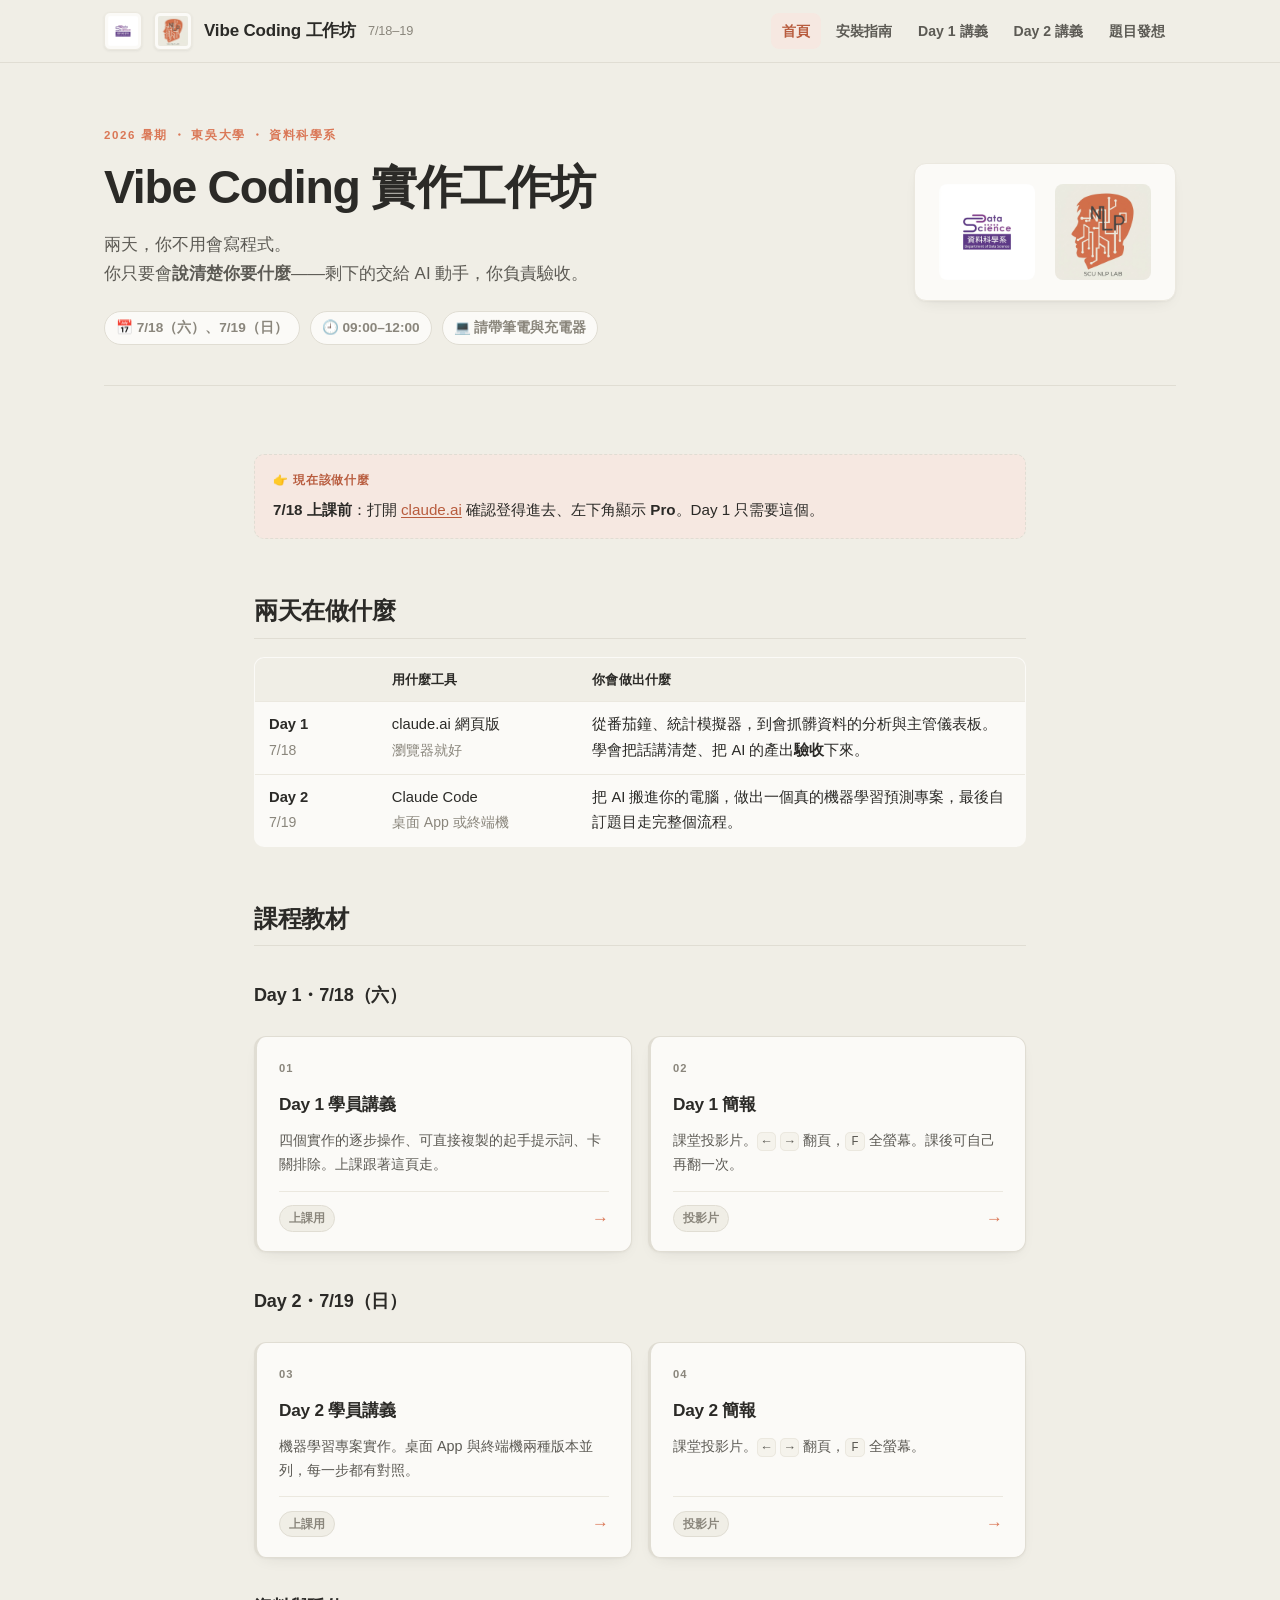
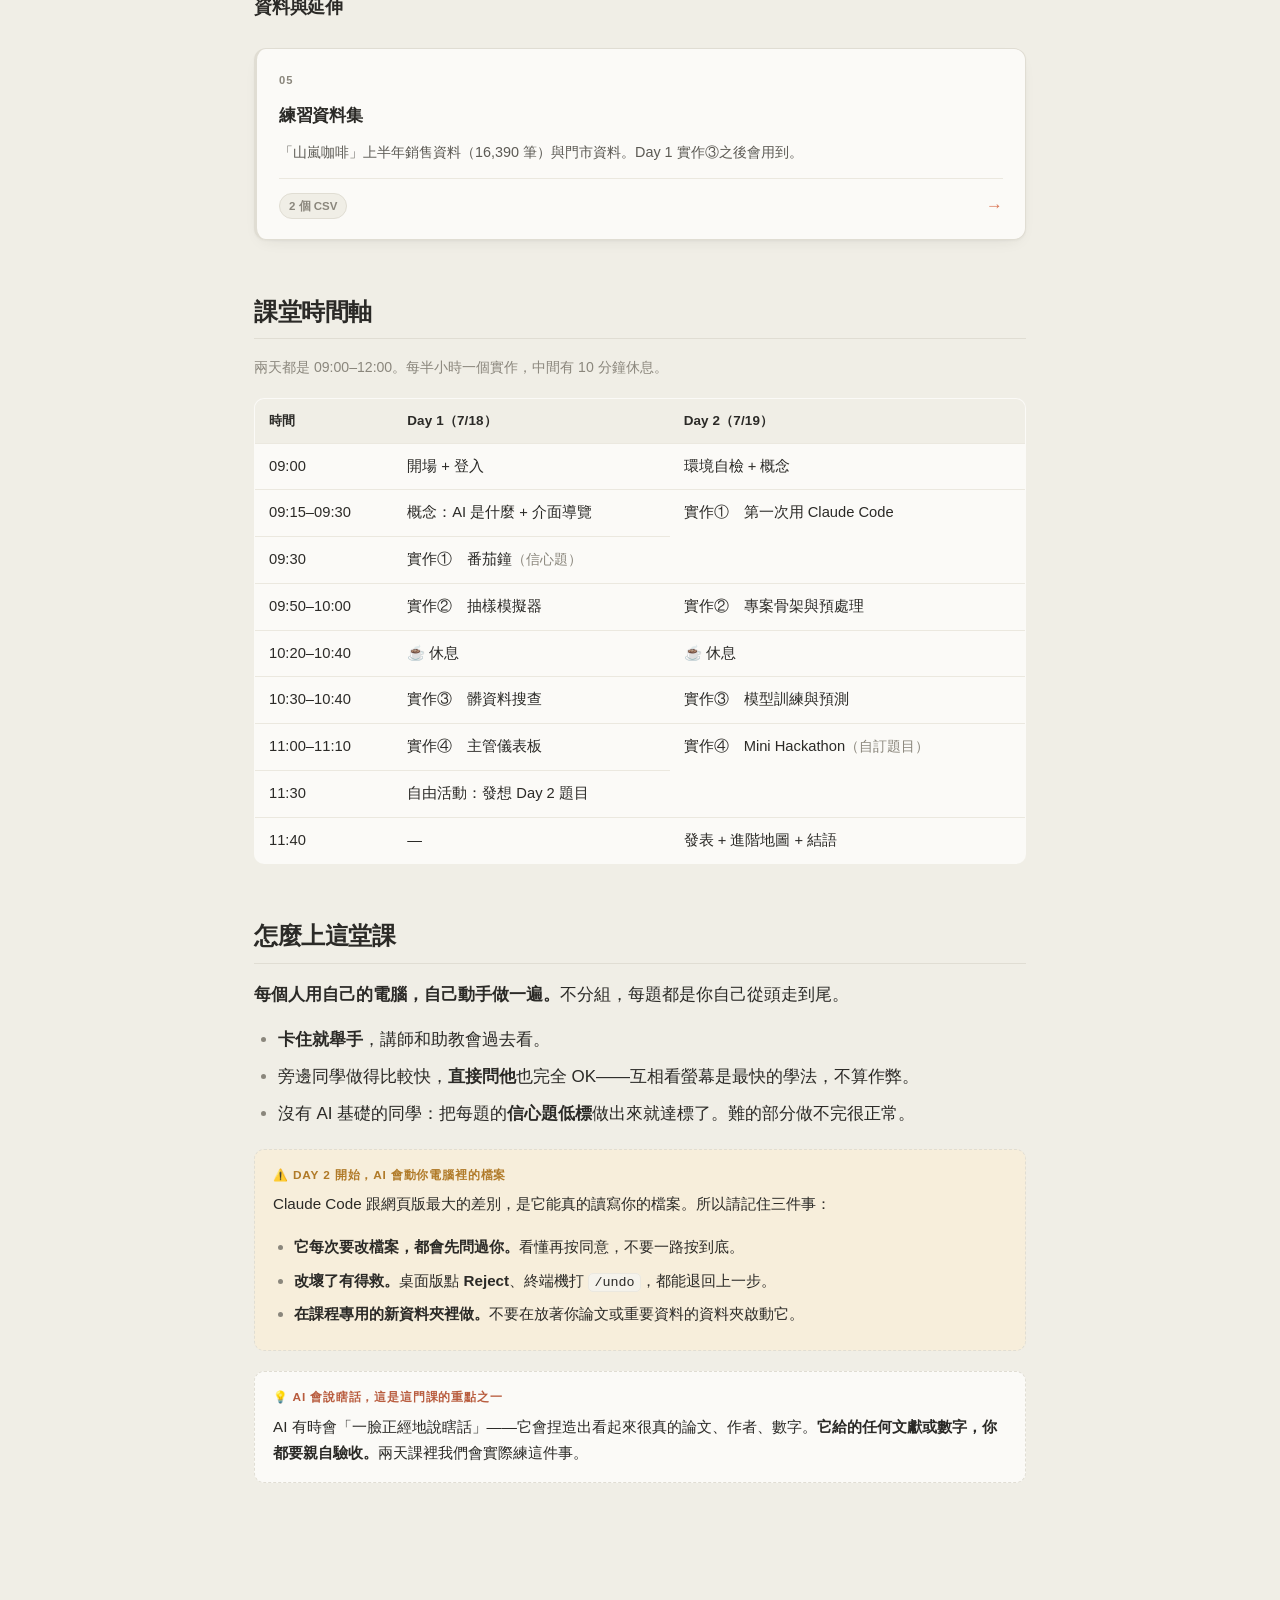
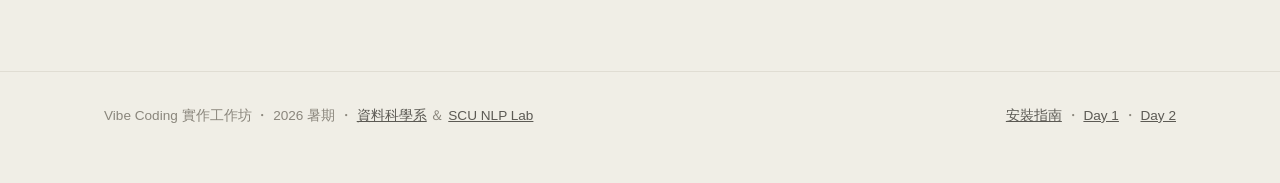
<file: index.html>
<!DOCTYPE html>
<html lang="zh-Hant">

<head>
  <meta charset="UTF-8">
  <meta name="viewport" content="width=device-width, initial-scale=1.0">
  <title>Vibe Coding 實作工作坊 — 2026 暑期</title>
  <meta name="description" content="兩天六小時的 vibe coding 實作工作坊。Day 1 用 claude.ai 網頁版，Day 2 用 Claude Code。">
  <link rel="stylesheet" href="assets/style.css">
</head>

<body>

  <header class="site-header">
    <div class="inner">
      <a class="brand" href="index.html">
        <img src="assets/bigdata_logo.png" alt="東吳資科" class="header-logo">
        <img src="assets/nlp_logo.png" alt="NLP Lab" class="header-logo">
        Vibe Coding 工作坊
        <small>7/18–19</small>
      </a>
      <nav class="site-nav">
        <a href="index.html" aria-current="page">首頁</a>
        <a href="install.html">安裝指南</a>
        <a href="day1.html">Day 1 講義</a>
        <a href="day2.html">Day 2 講義</a>
        <a href="survey.html">題目發想</a>
      </nav>
    </div>
  </header>

  <div class="wrap">
    <div class="hero">
      <div class="hero-content">
        <span class="kicker">2026 暑期 ・ 東吳大學 ・ 資料科學系</span>
        <h1>Vibe Coding 實作工作坊</h1>
        <p class="lede">兩天，你不用會寫程式。<br>你只要會<strong>說清楚你要什麼</strong>——剩下的交給 AI 動手，你負責驗收。</p>
        <div class="meta">
          <span>📅 7/18（六）、7/19（日）</span>
          <span>🕘 09:00–12:00</span>
          <span>💻 請帶筆電與充電器</span>
        </div>
      </div>
      <div class="hero-logos">
        <img src="assets/bigdata_logo.png" alt="東吳大學資料科學系" class="hero-logo">
        <img src="assets/nlp_logo.png" alt="SCU NLP Lab" class="hero-logo">
      </div>
    </div>
  </div>

  <div class="page no-toc">
    <main>

      <!-- ============ 現在該做什麼 ============ -->
      <div class="callout scenario">
        <span class="callout-label">👉 現在該做什麼</span>
        <p><strong>7/18 上課前</strong>：打開 <a href="https://claude.ai" target="_blank" rel="noopener">claude.ai</a>
          確認登得進去、左下角顯示 <strong>Pro</strong>。Day 1 只需要這個。</p>
      </div>

      <h2 id="two-days">兩天在做什麼</h2>

      <div class="table-scroll">
        <table>
          <tr>
            <th style="width:16%">　</th>
            <th style="width:26%">用什麼工具</th>
            <th>你會做出什麼</th>
          </tr>
          <tr>
            <td><strong>Day 1</strong><br><span class="muted small">7/18</span></td>
            <td>claude.ai 網頁版<br><span class="muted small">瀏覽器就好</span></td>
            <td>從番茄鐘、統計模擬器，到會抓髒資料的分析與主管儀表板。學會把話講清楚、把 AI 的產出<strong>驗收</strong>下來。</td>
          </tr>
          <tr>
            <td><strong>Day 2</strong><br><span class="muted small">7/19</span></td>
            <td>Claude Code<br><span class="muted small">桌面 App 或終端機</span></td>
            <td>把 AI 搬進你的電腦，做出一個真的機器學習預測專案，最後自訂題目走完整個流程。</td>
          </tr>
        </table>
      </div>

      <!-- ============ 教材卡片 ============ -->
      <h2 id="materials">課程教材</h2>


      <h3>Day 1・7/18（六）</h3>
      <div class="card-grid">
        <a class="card" href="day1.html">
          <span class="card-num">01</span>
          <h3>Day 1 學員講義</h3>
          <p>四個實作的逐步操作、可直接複製的起手提示詞、卡關排除。上課跟著這頁走。</p>
          <div class="card-meta">
            <span class="tag">上課用</span>
            <span class="arrow">→</span>
          </div>
        </a>
        <a class="card" href="slides/day1.html">
          <span class="card-num">02</span>
          <h3>Day 1 簡報</h3>
          <p>課堂投影片。<code>←</code> <code>→</code> 翻頁，<code>F</code> 全螢幕。課後可自己再翻一次。</p>
          <div class="card-meta">
            <span class="tag">投影片</span>
            <span class="arrow">→</span>
          </div>
        </a>
      </div>

      <h3>Day 2・7/19（日）</h3>
      <div class="card-grid">
        <a class="card" href="day2.html">
          <span class="card-num">03</span>
          <h3>Day 2 學員講義</h3>
          <p>機器學習專案實作。桌面 App 與終端機兩種版本並列，每一步都有對照。</p>
          <div class="card-meta">
            <span class="tag">上課用</span>
            <span class="arrow">→</span>
          </div>
        </a>
        <a class="card" href="slides/day2.html">
          <span class="card-num">04</span>
          <h3>Day 2 簡報</h3>
          <p>課堂投影片。<code>←</code> <code>→</code> 翻頁，<code>F</code> 全螢幕。</p>
          <div class="card-meta">
            <span class="tag">投影片</span>
            <span class="arrow">→</span>
          </div>
        </a>
      </div>

      <h3>資料與延伸</h3>
      <div class="card-grid">
        <a class="card" href="data/">
          <span class="card-num">05</span>
          <h3>練習資料集</h3>
          <p>「山嵐咖啡」上半年銷售資料（16,390 筆）與門市資料。Day 1 實作③之後會用到。</p>
          <div class="card-meta">
            <span class="tag">2 個 CSV</span>
            <span class="arrow">→</span>
          </div>
        </a>
      </div>

      <!-- ============ 課堂時間軸 ============ -->
      <h2 id="schedule">課堂時間軸</h2>

      <p class="muted small">兩天都是 09:00–12:00。每半小時一個實作，中間有 10 分鐘休息。</p>

      <div class="table-scroll">
        <table>
          <tr>
            <th style="width:18%">時間</th>
            <th>Day 1（7/18）</th>
            <th>Day 2（7/19）</th>
          </tr>
          <tr>
            <td>09:00</td>
            <td>開場 + 登入</td>
            <td>環境自檢 + 概念</td>
          </tr>
          <tr>
            <td>09:15–09:30</td>
            <td>概念：AI 是什麼 + 介面導覽</td>
            <td rowspan="2">實作①　第一次用 Claude Code</td>
          </tr>
          <tr>
            <td>09:30</td>
            <td>實作①　番茄鐘<span class="muted small">（信心題）</span></td>
          </tr>
          <tr>
            <td>09:50–10:00</td>
            <td>實作②　抽樣模擬器</td>
            <td>實作②　專案骨架與預處理</td>
          </tr>
          <tr>
            <td>10:20–10:40</td>
            <td>☕ 休息</td>
            <td>☕ 休息</td>
          </tr>
          <tr>
            <td>10:30–10:40</td>
            <td>實作③　髒資料搜查</td>
            <td>實作③　模型訓練與預測</td>
          </tr>
          <tr>
            <td>11:00–11:10</td>
            <td>實作④　主管儀表板</td>
            <td rowspan="2">實作④　Mini Hackathon<span class="muted small">（自訂題目）</span></td>
          </tr>
          <tr>
            <td>11:30</td>
            <td>自由活動：發想 Day 2 題目</td>
          </tr>
          <tr>
            <td>11:40</td>
            <td>—</td>
            <td>發表 + 進階地圖 + 結語</td>
          </tr>
        </table>
      </div>

      <!-- ============ 怎麼上這堂課 ============ -->
      <h2 id="how">怎麼上這堂課</h2>

      <p><strong>每個人用自己的電腦，自己動手做一遍。</strong>不分組，每題都是你自己從頭走到尾。</p>

      <ul>
        <li><strong>卡住就舉手</strong>，講師和助教會過去看。</li>
        <li>旁邊同學做得比較快，<strong>直接問他</strong>也完全 OK——互相看螢幕是最快的學法，不算作弊。</li>
        <li>沒有 AI 基礎的同學：把每題的<strong>信心題低標</strong>做出來就達標了。難的部分做不完很正常。</li>
      </ul>

      <div class="callout warn">
        <span class="callout-label">⚠️ Day 2 開始，AI 會動你電腦裡的檔案</span>
        <p>Claude Code 跟網頁版最大的差別，是它能真的讀寫你的檔案。所以請記住三件事：</p>
        <ul>
          <li><strong>它每次要改檔案，都會先問過你。</strong>看懂再按同意，不要一路按到底。</li>
          <li><strong>改壞了有得救。</strong>桌面版點 <strong>Reject</strong>、終端機打 <code>/undo</code>，都能退回上一步。</li>
          <li><strong>在課程專用的新資料夾裡做。</strong>不要在放著你論文或重要資料的資料夾啟動它。</li>
        </ul>
      </div>

      <div class="callout tip">
        <span class="callout-label">💡 AI 會說瞎話，這是這門課的重點之一</span>
        <p>AI 有時會「一臉正經地說瞎話」——它會捏造出看起來很真的論文、作者、數字。<strong>它給的任何文獻或數字，你都要親自驗收。</strong>兩天課裡我們會實際練這件事。</p>
      </div>

    </main>
  </div>

  <footer class="site-footer">
    <div class="inner">
      <span>Vibe Coding 實作工作坊 ・ 2026 暑期 ・ <a href="https://bigdata.scu.edu.tw" target="_blank" rel="noopener">資料科學系</a>
        ＆ <a href="https://nlp.bigdata.scu.edu.tw" target="_blank" rel="noopener">SCU NLP Lab</a></span>
      <span><a href="install.html">安裝指南</a> ・ <a href="day1.html">Day 1</a> ・ <a href="day2.html">Day 2</a></span>
    </div>
  </footer>

  <script src="assets/app.js"></script>
</body>

</html>
</file>
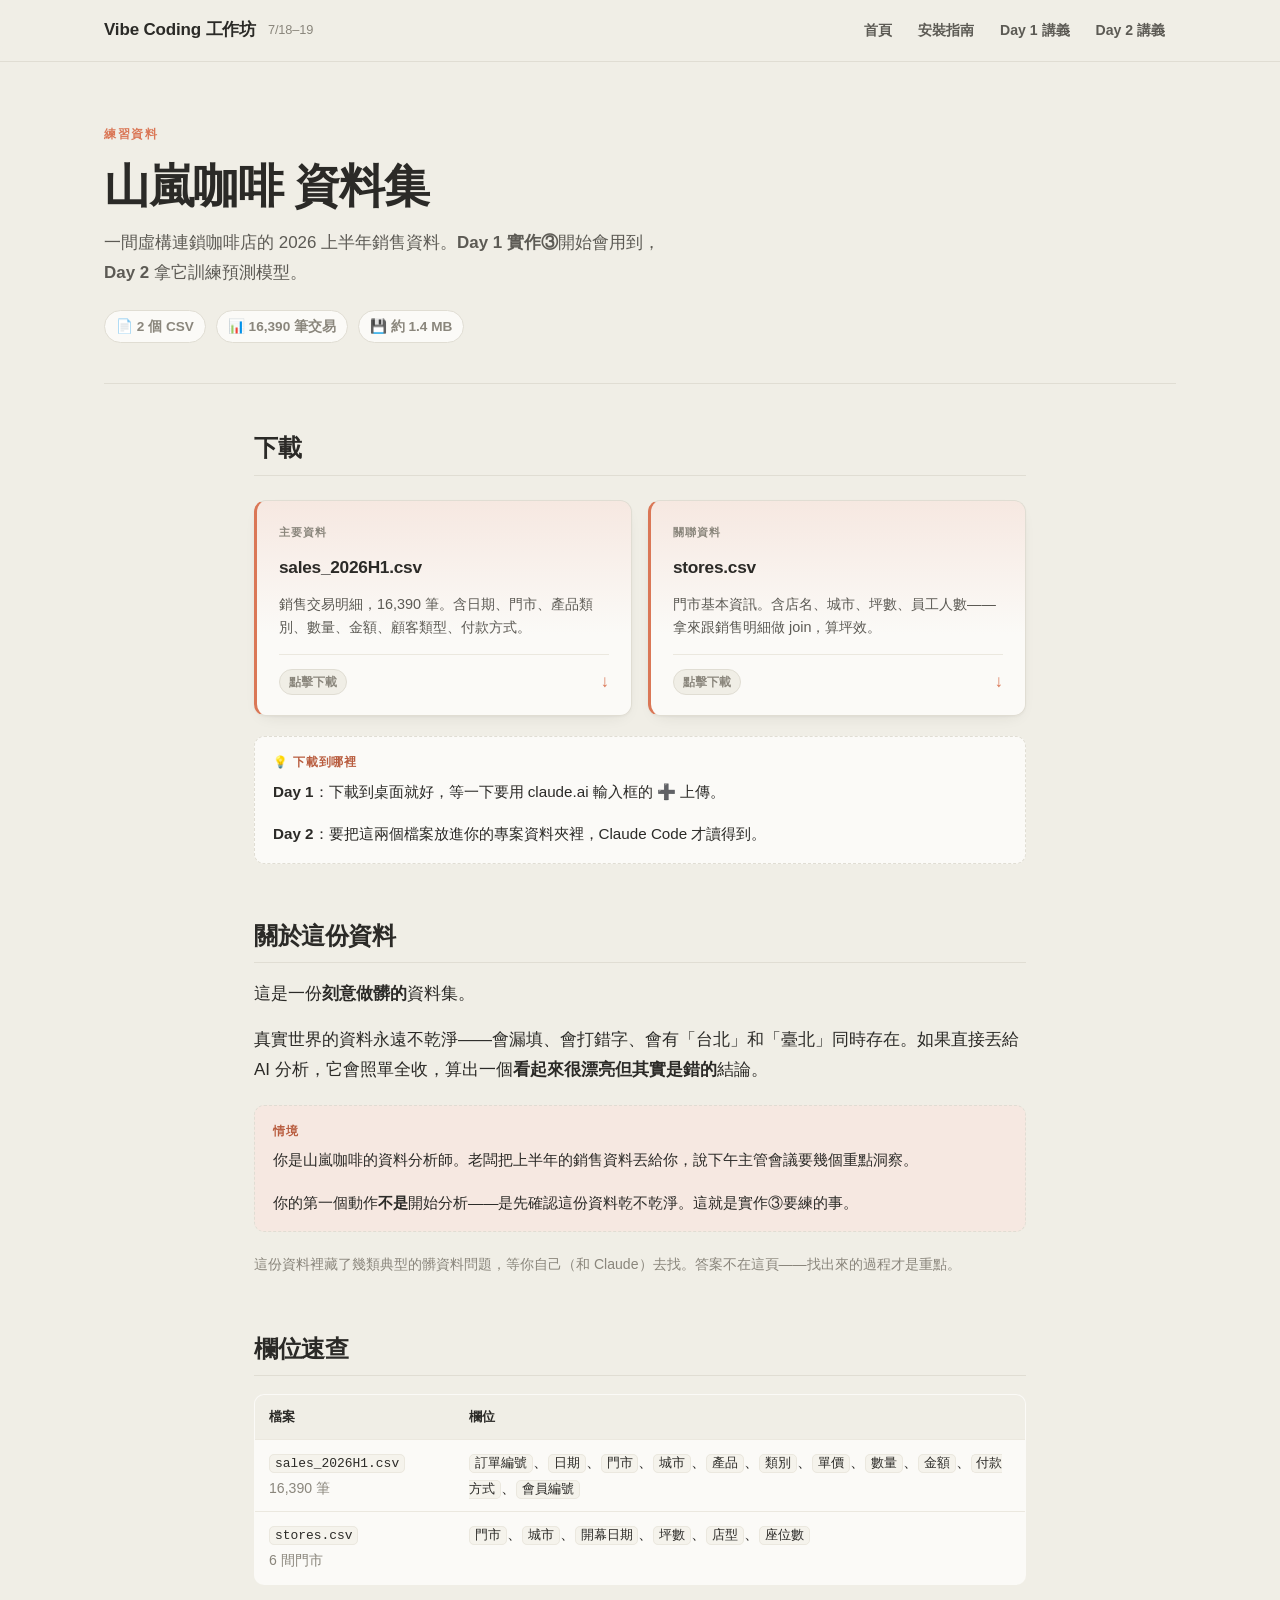
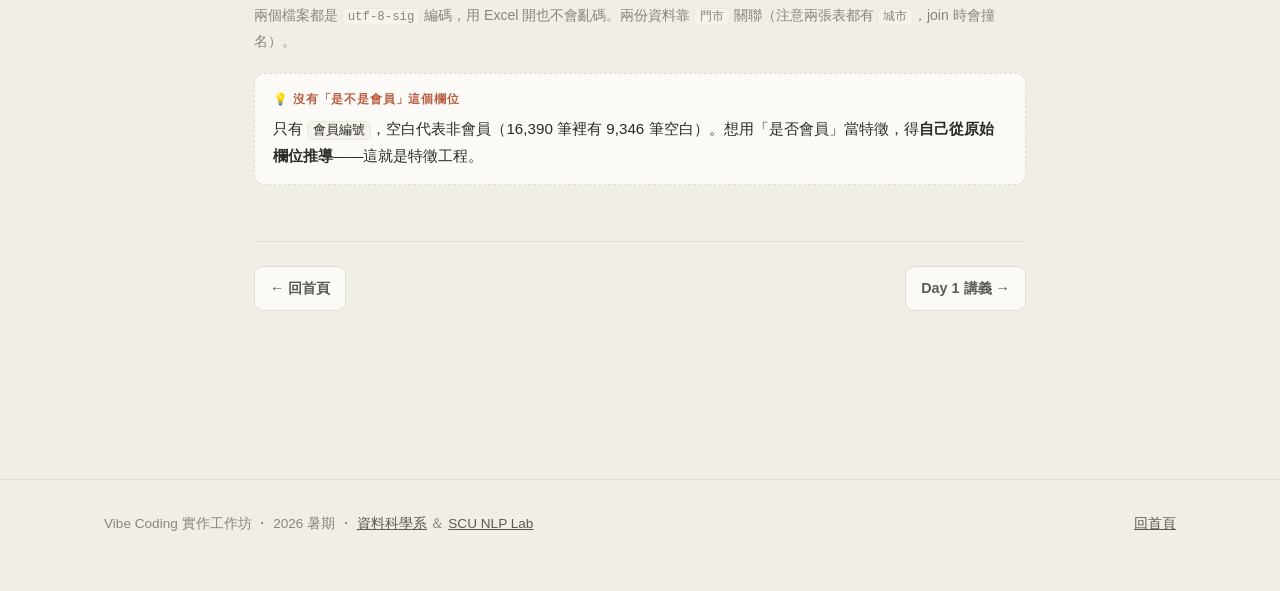
<file: data/index.html>
<!DOCTYPE html>
<html lang="zh-Hant">

<head>
  <meta charset="UTF-8">
  <meta name="viewport" content="width=device-width, initial-scale=1.0">
  <title>練習資料集 — Vibe Coding 工作坊</title>
  <meta name="description" content="山嵐咖啡銷售資料集下載。Day 1 實作③與 Day 2 會用到。">
  <link rel="stylesheet" href="../assets/style.css">
</head>

<body>

  <header class="site-header">
    <div class="inner">
      <a class="brand" href="../index.html">
        <span class="dot"></span>
        Vibe Coding 工作坊
        <small>7/18–19</small>
      </a>
      <nav class="site-nav">
        <a href="../index.html">首頁</a>
        <a href="../install.html">安裝指南</a>
        <a href="../day1.html">Day 1 講義</a>
        <a href="../day2.html">Day 2 講義</a>
      </nav>
    </div>
  </header>

  <div class="wrap">
    <div class="hero">
      <span class="kicker">練習資料</span>
      <h1>山嵐咖啡 資料集</h1>
      <p class="lede">一間虛構連鎖咖啡店的 2026 上半年銷售資料。<strong>Day 1 實作③</strong>開始會用到，<strong>Day 2</strong> 拿它訓練預測模型。</p>
      <div class="meta">
        <span>📄 2 個 CSV</span>
        <span>📊 16,390 筆交易</span>
        <span>💾 約 1.4 MB</span>
      </div>
    </div>
  </div>

  <div class="page no-toc">
    <main>

      <h2 id="download">下載</h2>

      <div class="card-grid">
        <a class="card is-key" href="sales_2026H1.csv" download>
          <span class="card-num">主要資料</span>
          <h3>sales_2026H1.csv</h3>
          <p>銷售交易明細，16,390 筆。含日期、門市、產品類別、數量、金額、顧客類型、付款方式。</p>
          <div class="card-meta">
            <span class="tag">點擊下載</span>
            <span class="arrow">↓</span>
          </div>
        </a>
        <a class="card is-key" href="stores.csv" download>
          <span class="card-num">關聯資料</span>
          <h3>stores.csv</h3>
          <p>門市基本資訊。含店名、城市、坪數、員工人數——拿來跟銷售明細做 join，算坪效。</p>
          <div class="card-meta">
            <span class="tag">點擊下載</span>
            <span class="arrow">↓</span>
          </div>
        </a>
      </div>

      <div class="callout tip">
        <span class="callout-label">💡 下載到哪裡</span>
        <p><strong>Day 1</strong>：下載到桌面就好，等一下要用 claude.ai 輸入框的 <strong>➕</strong> 上傳。</p>
        <p><strong>Day 2</strong>：要把這兩個檔案放進你的專案資料夾裡，Claude Code 才讀得到。</p>
      </div>

      <h2 id="about">關於這份資料</h2>

      <p>這是一份<strong>刻意做髒的</strong>資料集。</p>

      <p>真實世界的資料永遠不乾淨——會漏填、會打錯字、會有「台北」和「臺北」同時存在。如果直接丟給 AI 分析，它會照單全收，算出一個<strong>看起來很漂亮但其實是錯的</strong>結論。</p>

      <div class="callout scenario">
        <span class="callout-label">情境</span>
        <p>你是山嵐咖啡的資料分析師。老闆把上半年的銷售資料丟給你，說下午主管會議要幾個重點洞察。</p>
        <p>你的第一個動作<strong>不是</strong>開始分析——是先確認這份資料乾不乾淨。這就是實作③要練的事。</p>
      </div>

      <p class="muted small">這份資料裡藏了幾類典型的髒資料問題，等你自己（和 Claude）去找。答案不在這頁——找出來的過程才是重點。</p>

      <h2 id="fields">欄位速查</h2>

      <div class="table-scroll">
        <table>
          <tr>
            <th style="width:26%">檔案</th>
            <th>欄位</th>
          </tr>
          <tr>
            <td><code>sales_2026H1.csv</code><br><span class="muted small">16,390 筆</span></td>
            <td>
              <code>訂單編號</code>、<code>日期</code>、<code>門市</code>、<code>城市</code>、<code>產品</code>、<code>類別</code>、<code>單價</code>、<code>數量</code>、<code>金額</code>、<code>付款方式</code>、<code>會員編號</code>
            </td>
          </tr>
          <tr>
            <td><code>stores.csv</code><br><span class="muted small">6 間門市</span></td>
            <td><code>門市</code>、<code>城市</code>、<code>開幕日期</code>、<code>坪數</code>、<code>店型</code>、<code>座位數</code></td>
          </tr>
        </table>
      </div>

      <p class="muted small">兩個檔案都是 <code>utf-8-sig</code> 編碼，用 Excel 開也不會亂碼。兩份資料靠 <code>門市</code> 關聯（注意兩張表都有
        <code>城市</code>，join 時會撞名）。</p>

      <div class="callout tip">
        <span class="callout-label">💡 沒有「是不是會員」這個欄位</span>
        <p>只有 <code>會員編號</code>，空白代表非會員（16,390 筆裡有 9,346 筆空白）。想用「是否會員」當特徵，得<strong>自己從原始欄位推導</strong>——這就是特徵工程。</p>
      </div>

      <div class="pager">
        <a href="../index.html">← 回首頁</a>
        <a href="../day1.html">Day 1 講義 →</a>
      </div>

    </main>
  </div>

  <footer class="site-footer">
    <div class="inner">
      <span>Vibe Coding 實作工作坊 ・ 2026 暑期 ・ <a href="https://bigdata.scu.edu.tw" target="_blank" rel="noopener">資料科學系</a>
        ＆ <a href="https://nlp.bigdata.scu.edu.tw" target="_blank" rel="noopener">SCU NLP Lab</a></span>
      <span><a href="../index.html">回首頁</a></span>
    </div>
  </footer>

  <script src="../assets/app.js"></script>
</body>

</html>
</file>
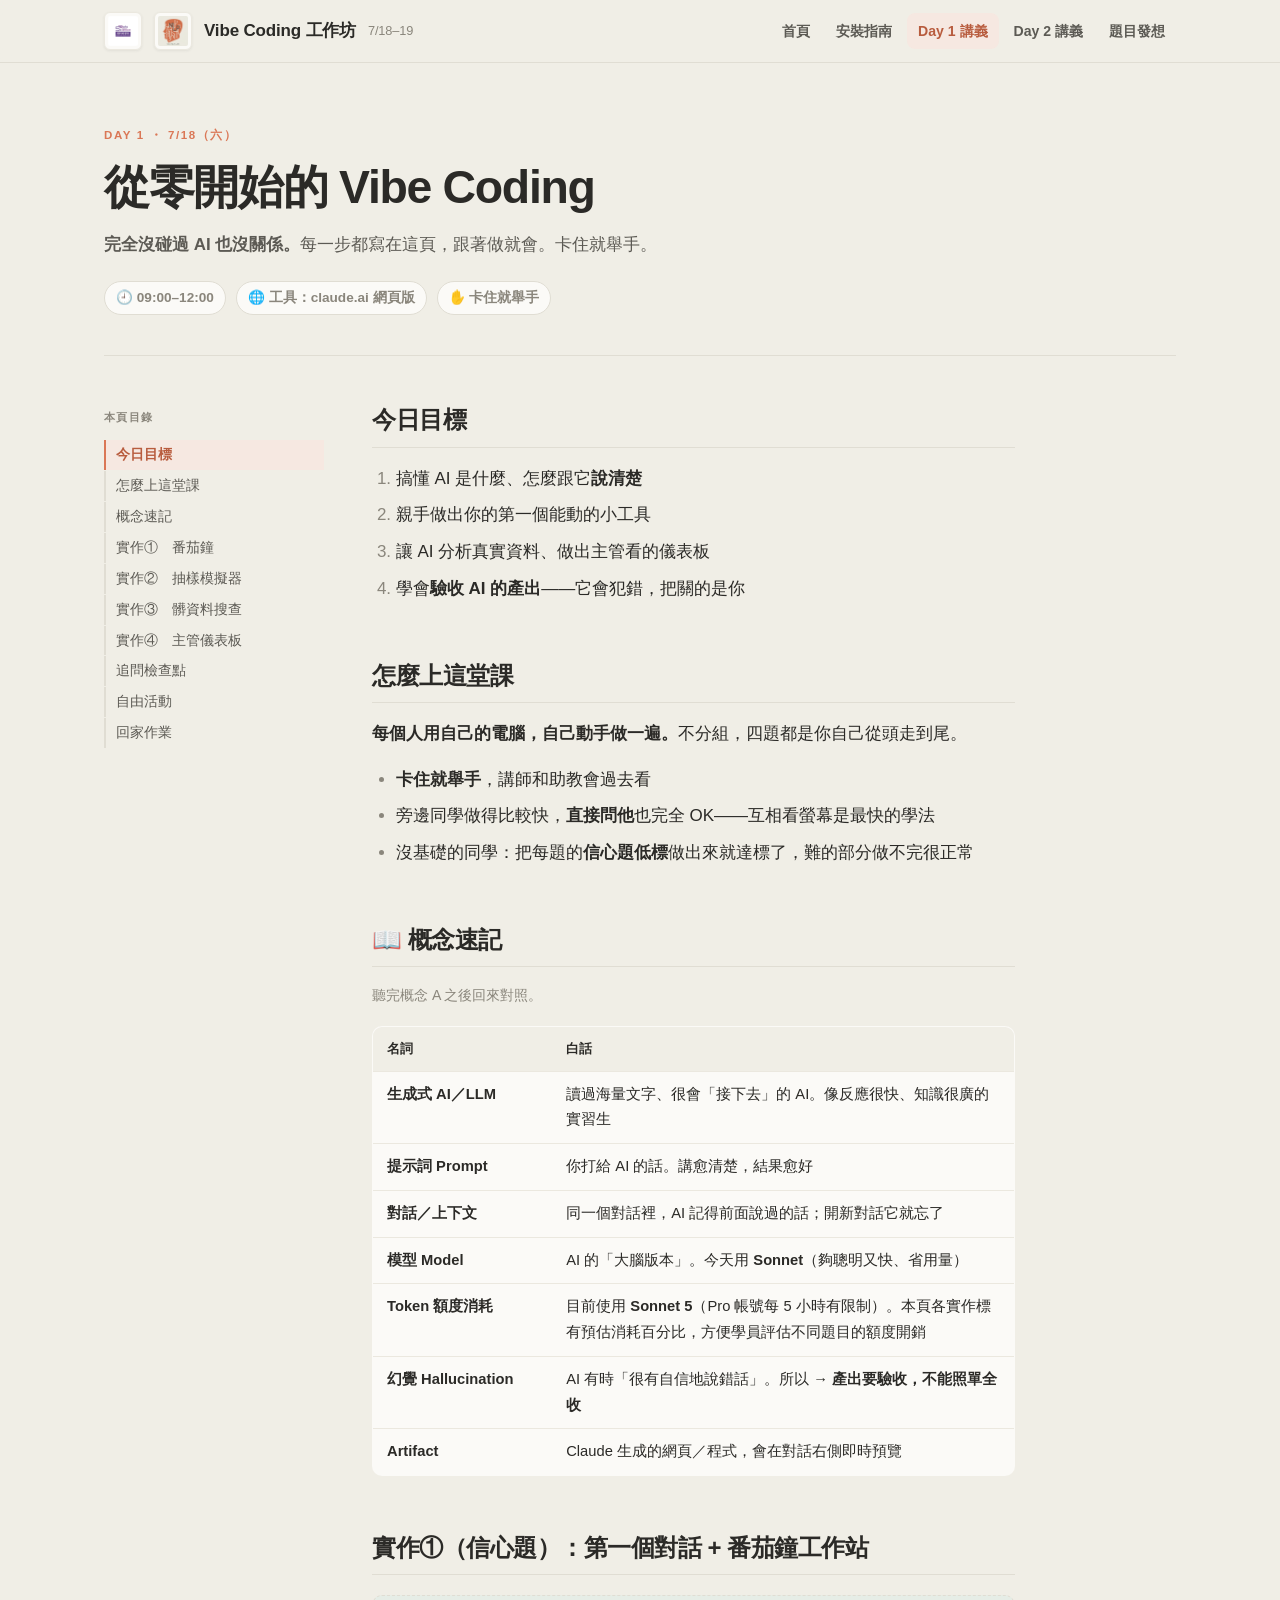
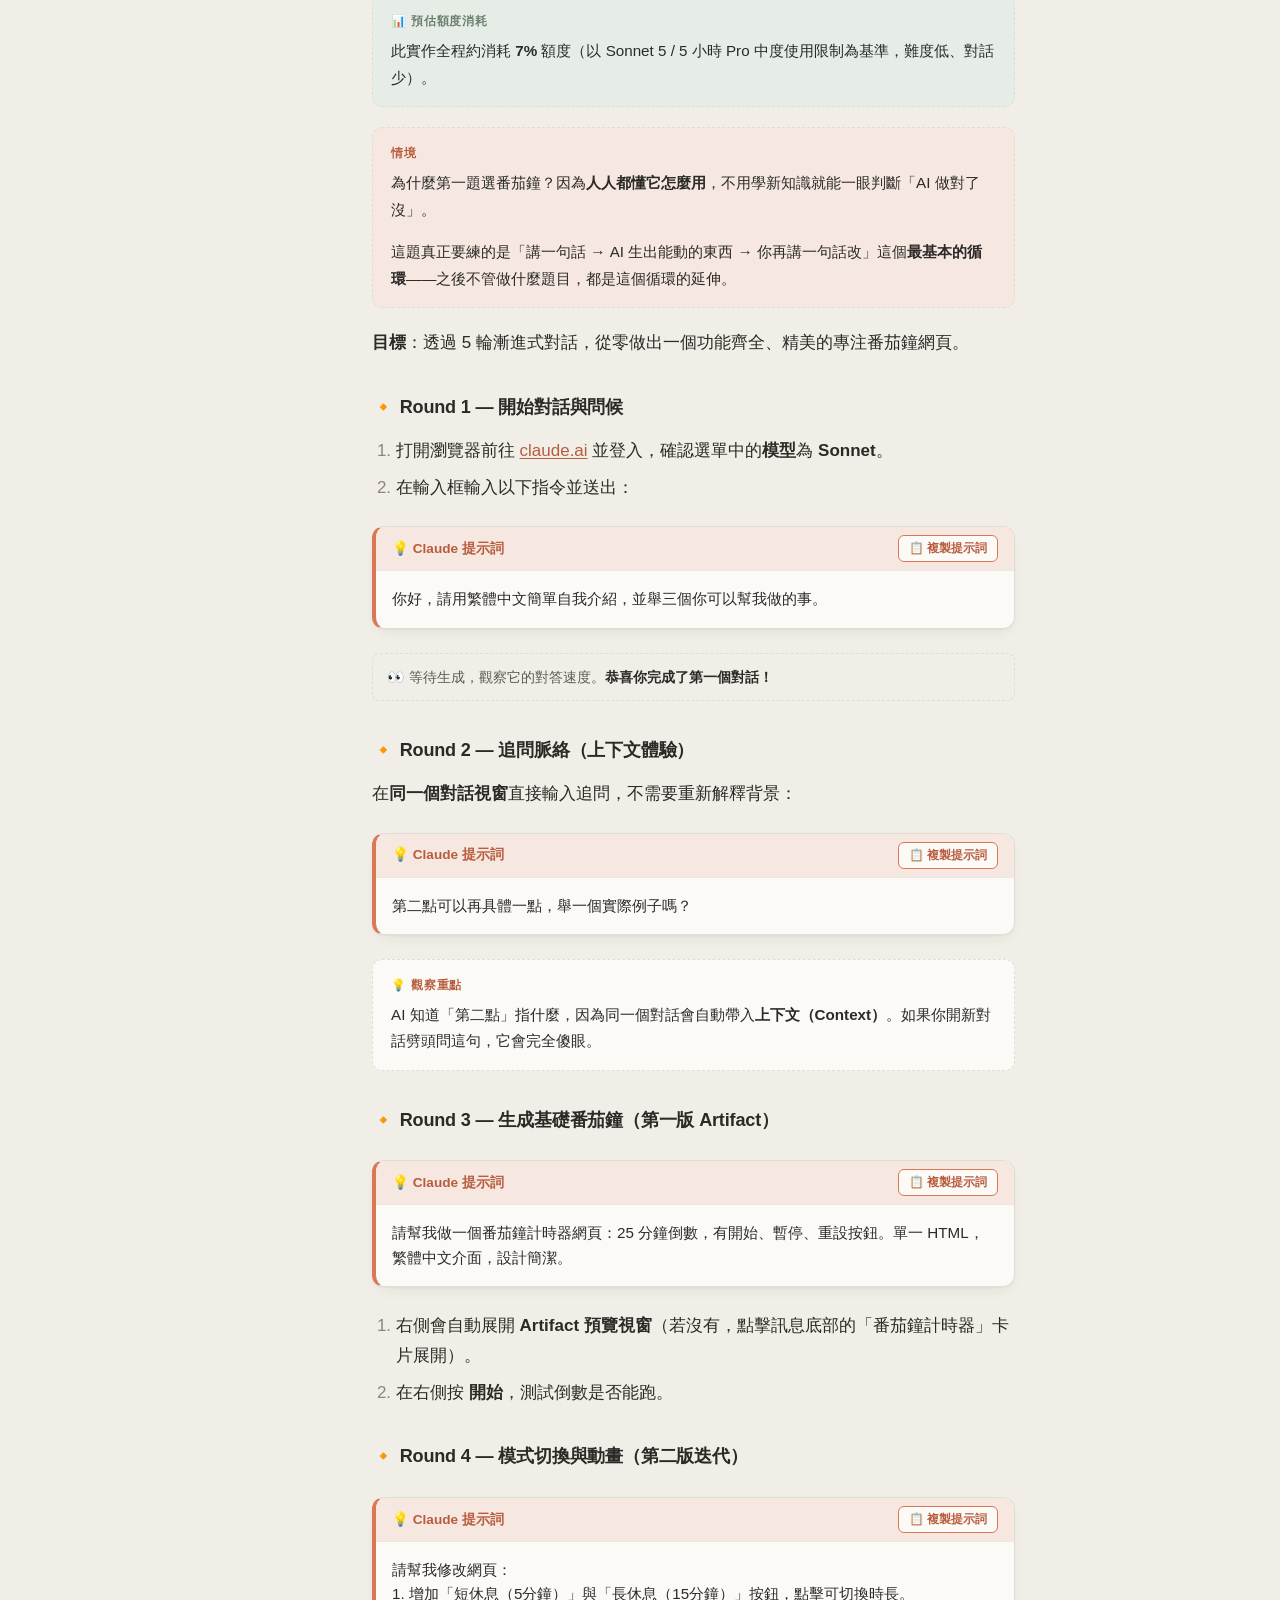
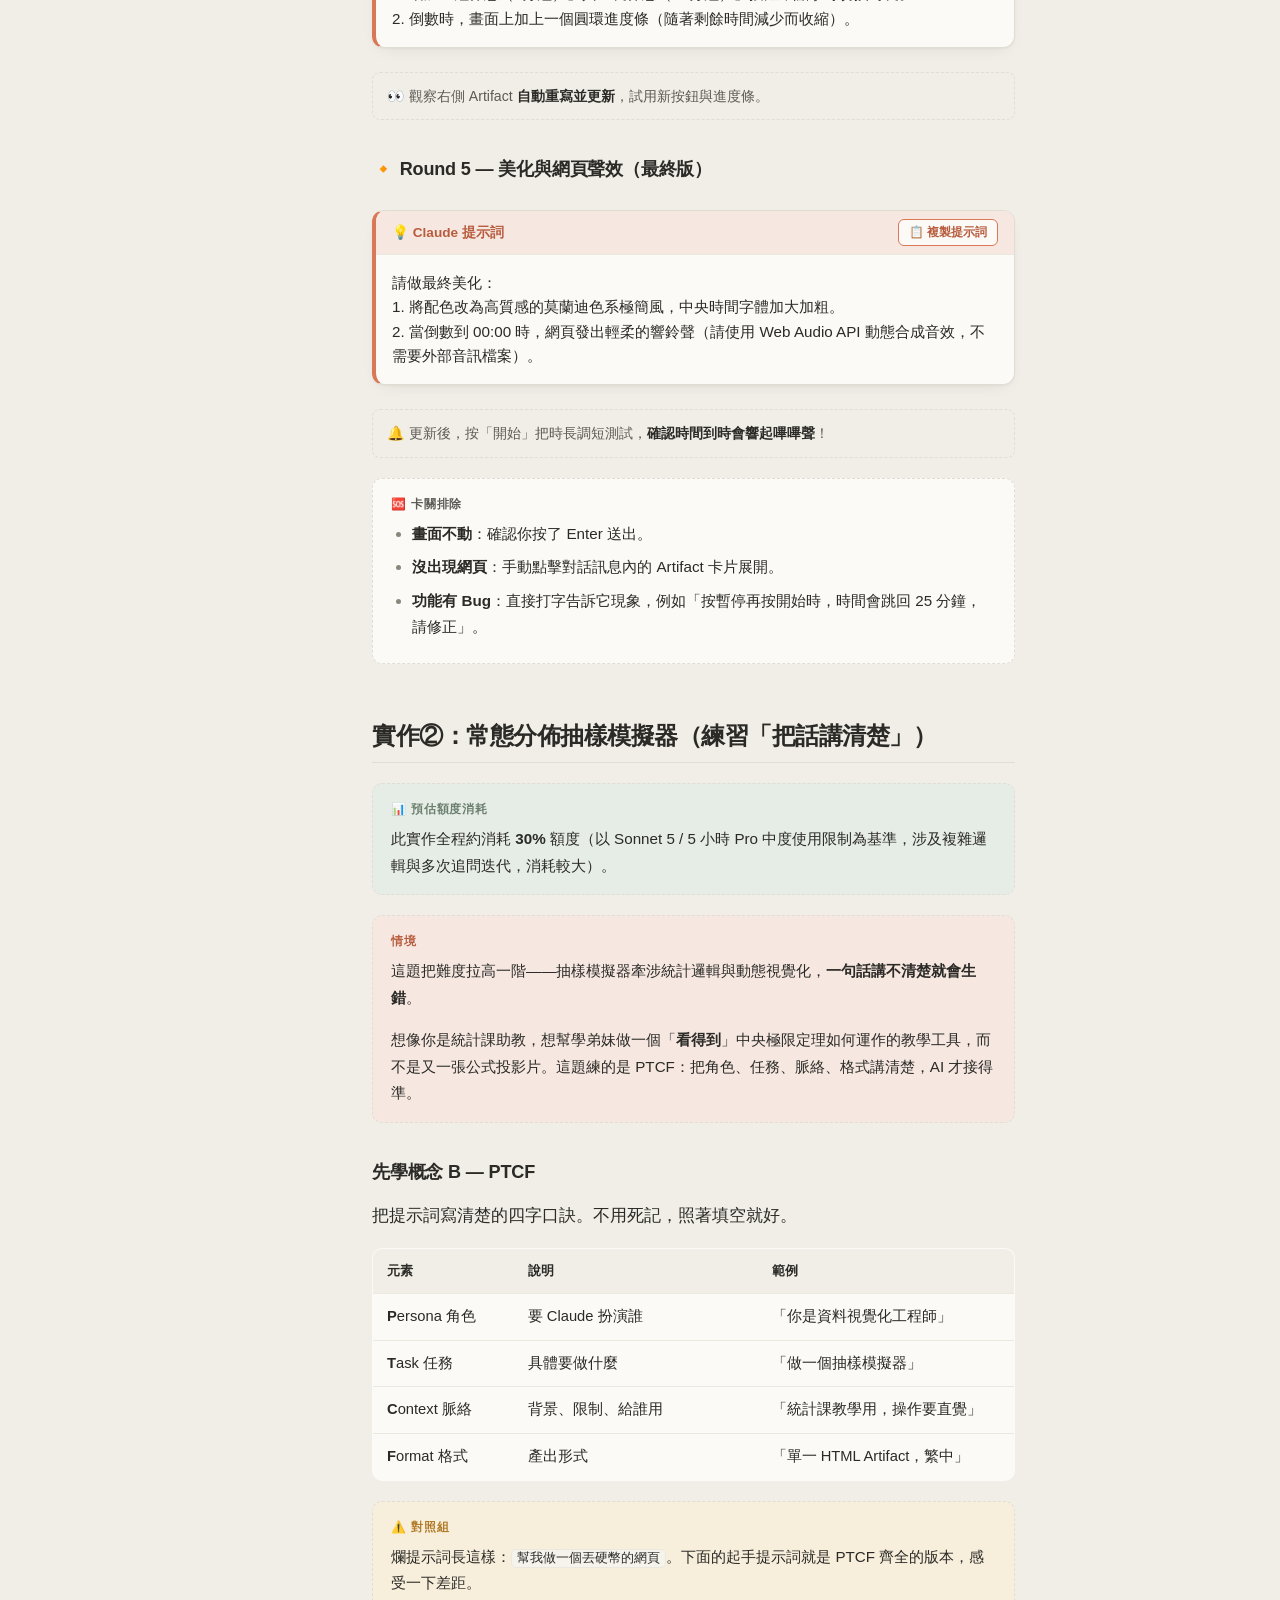
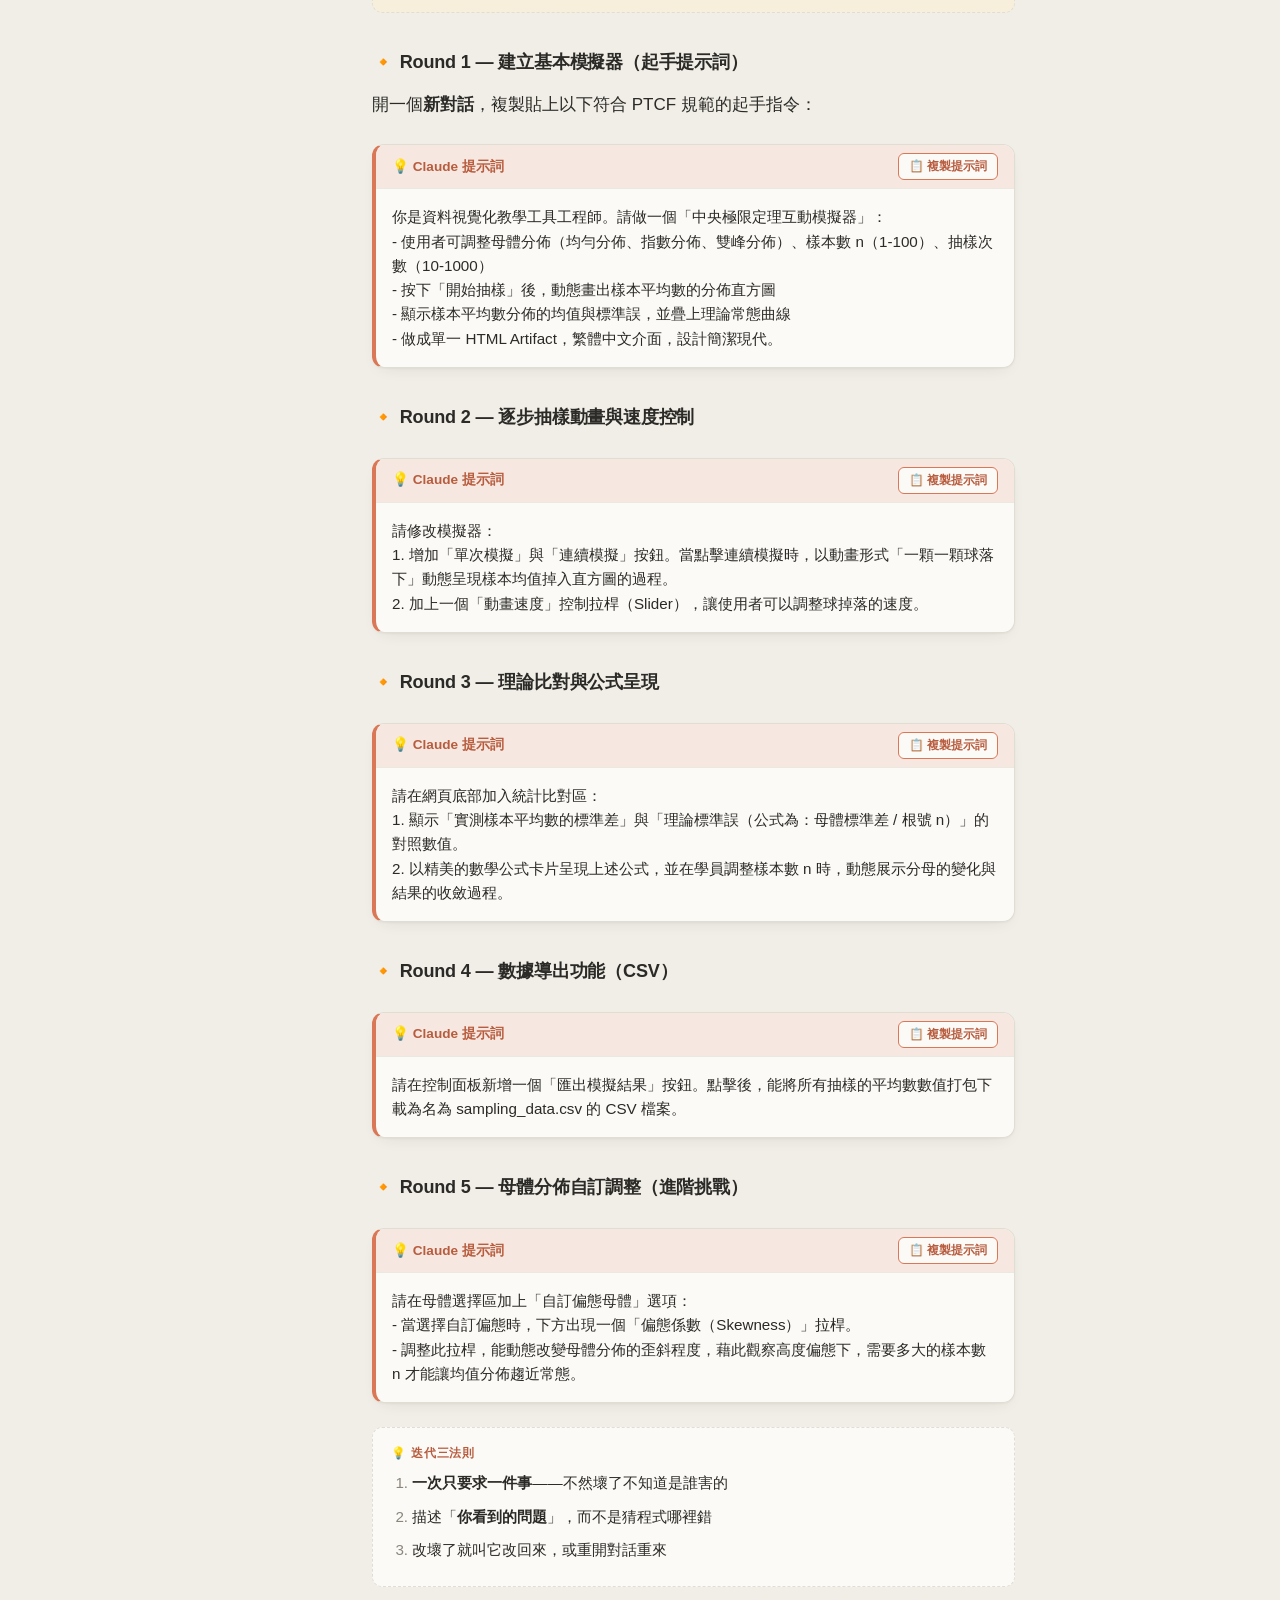
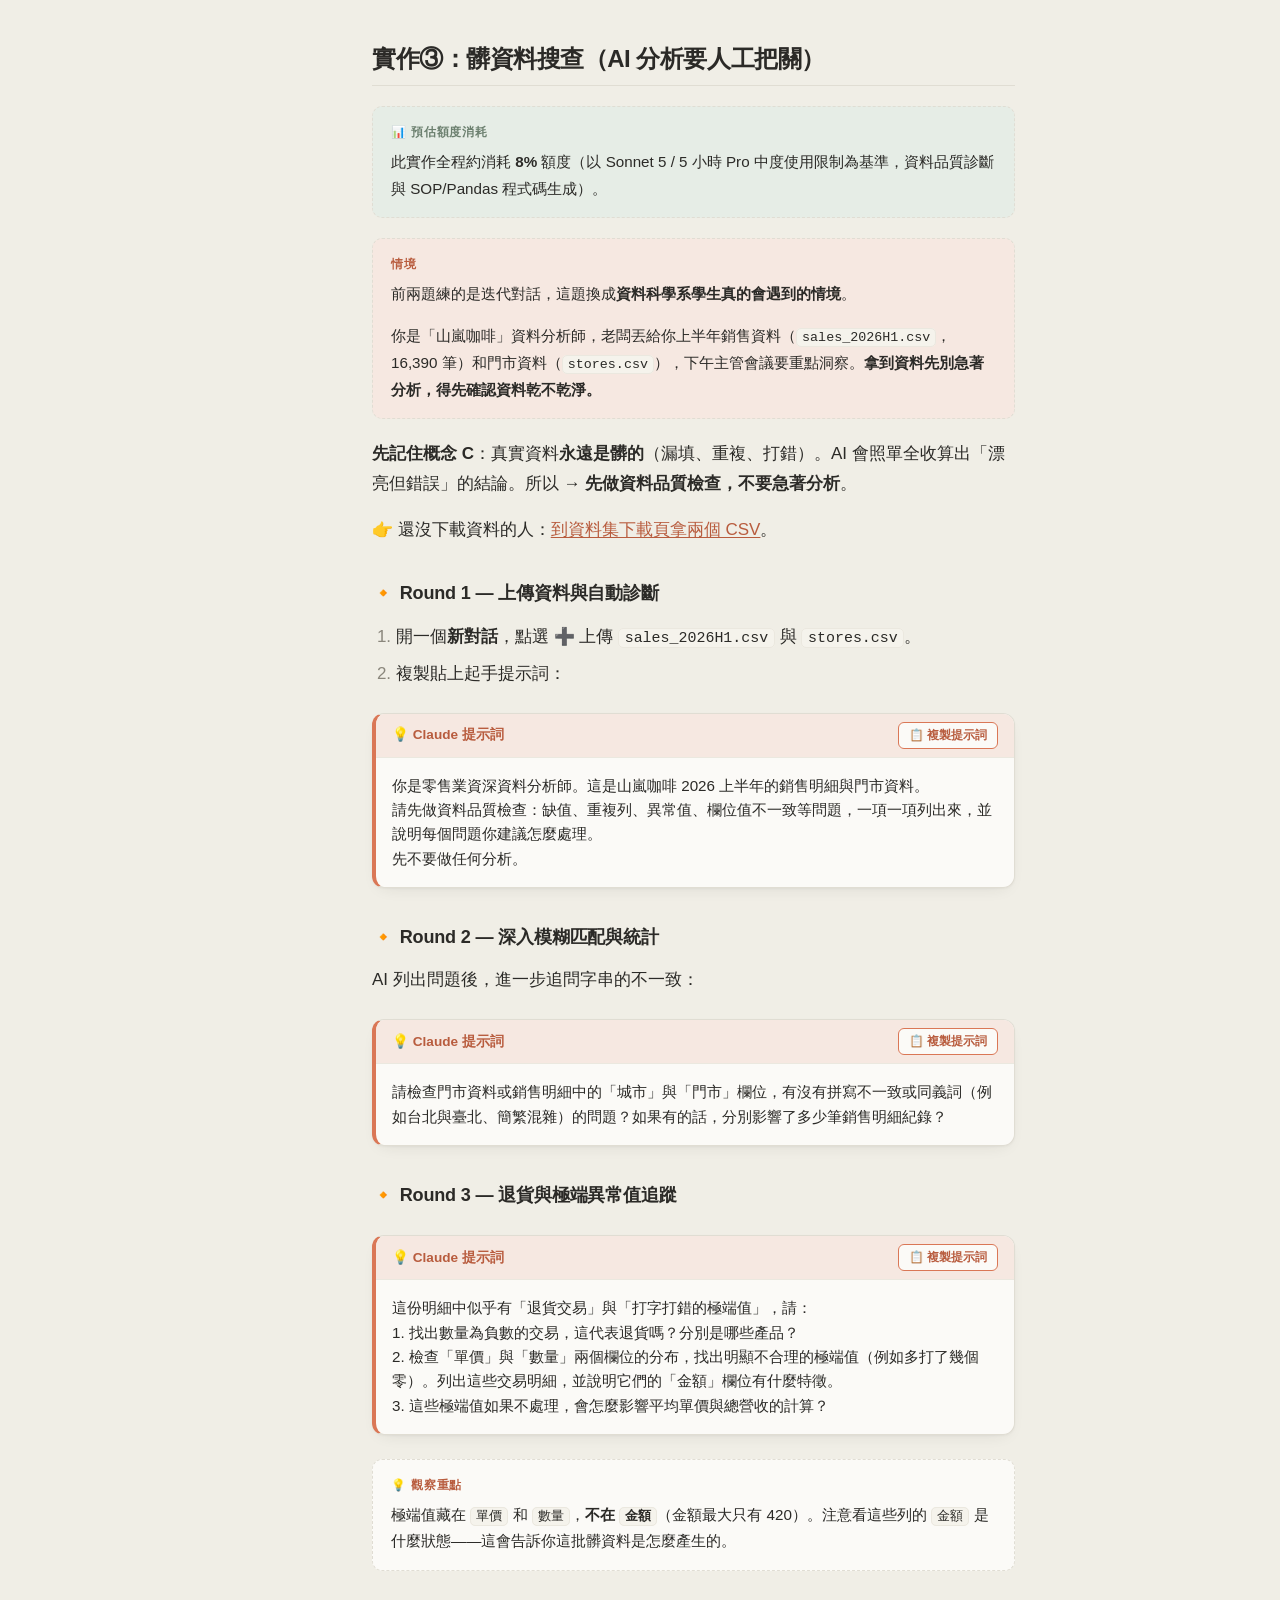
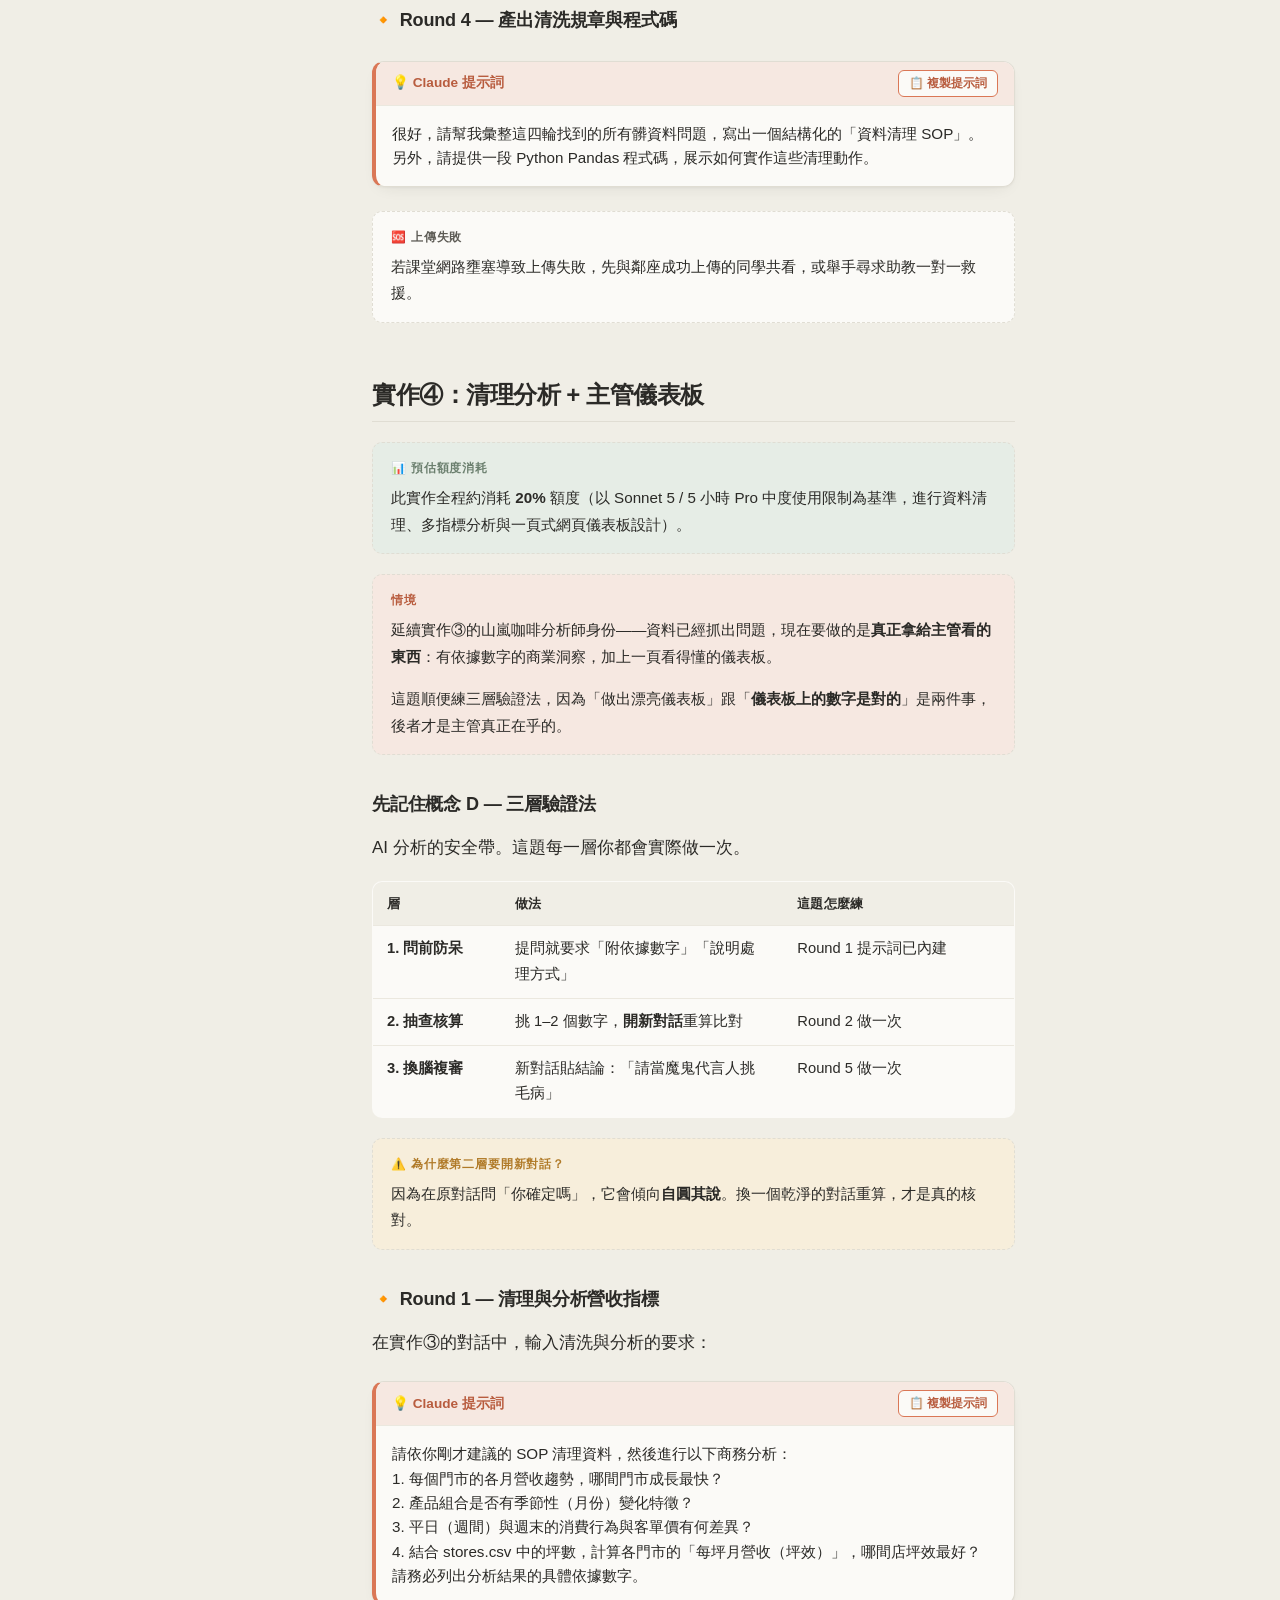
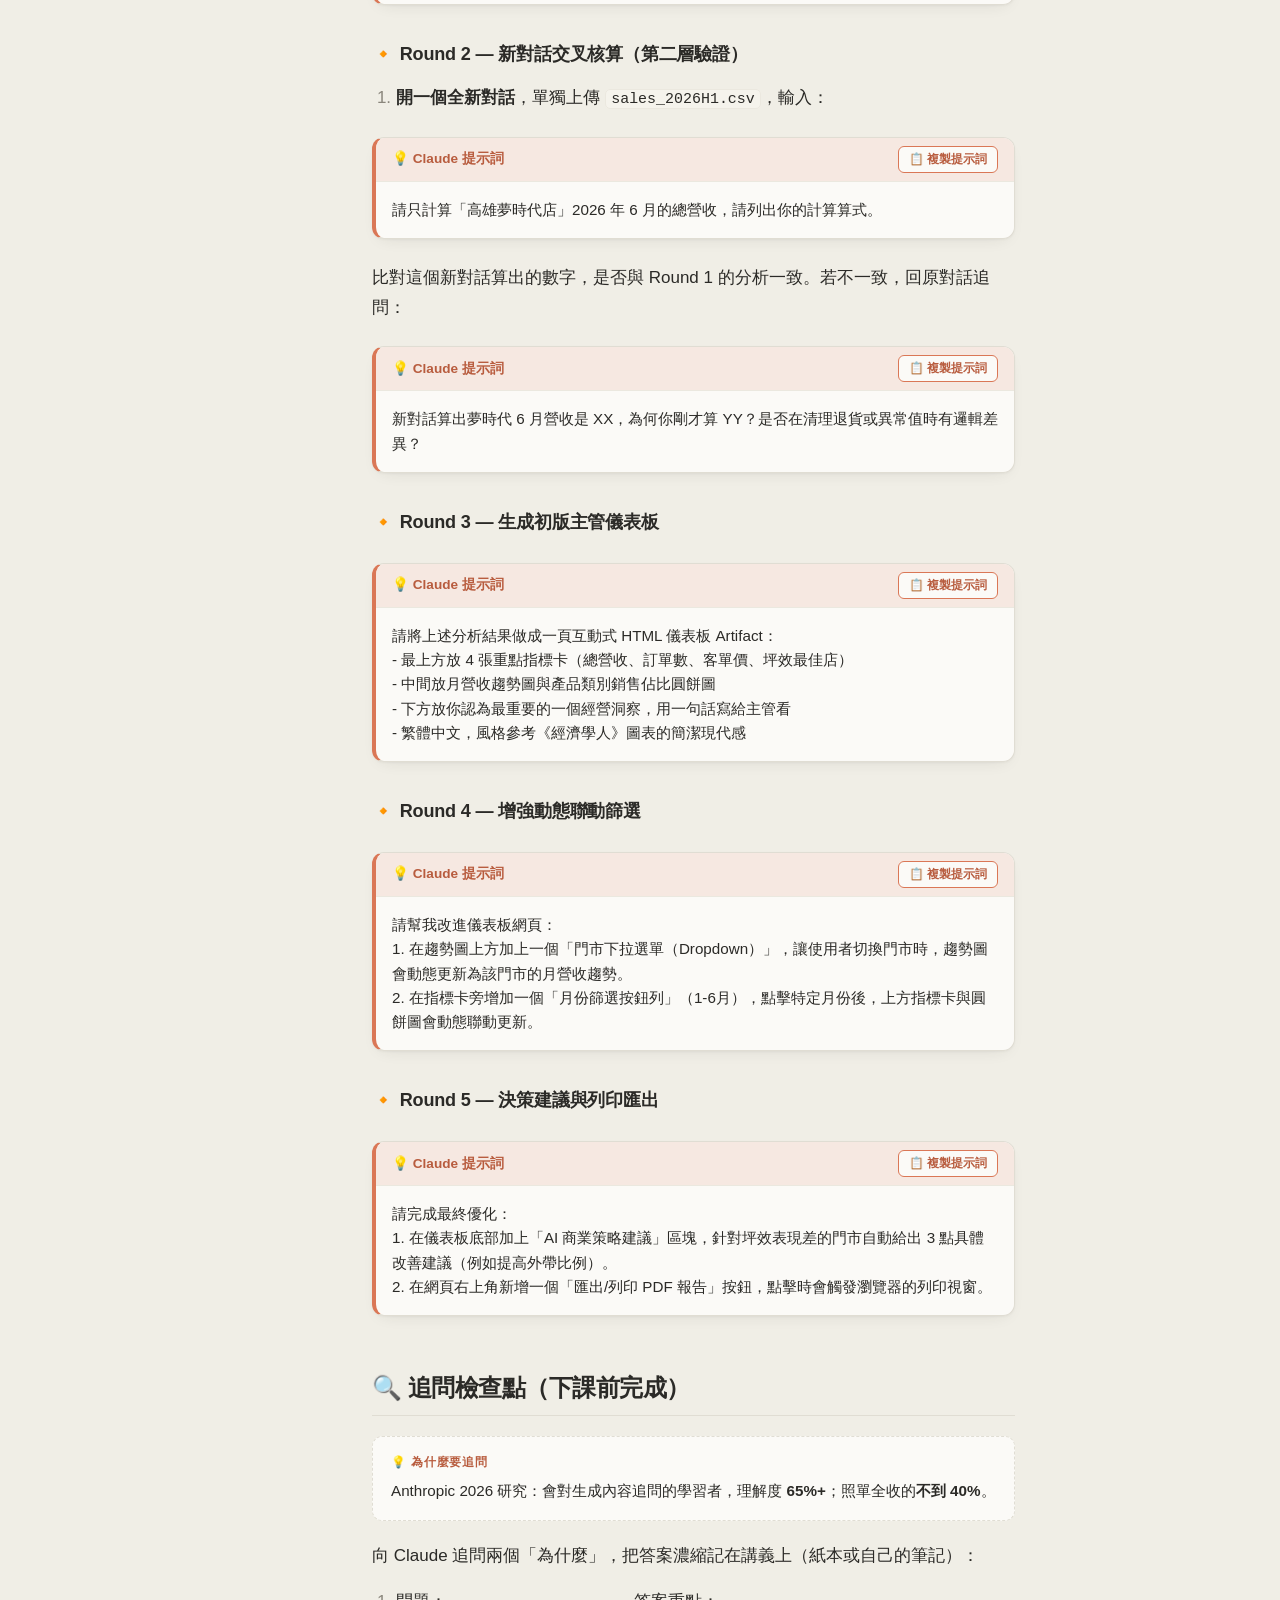
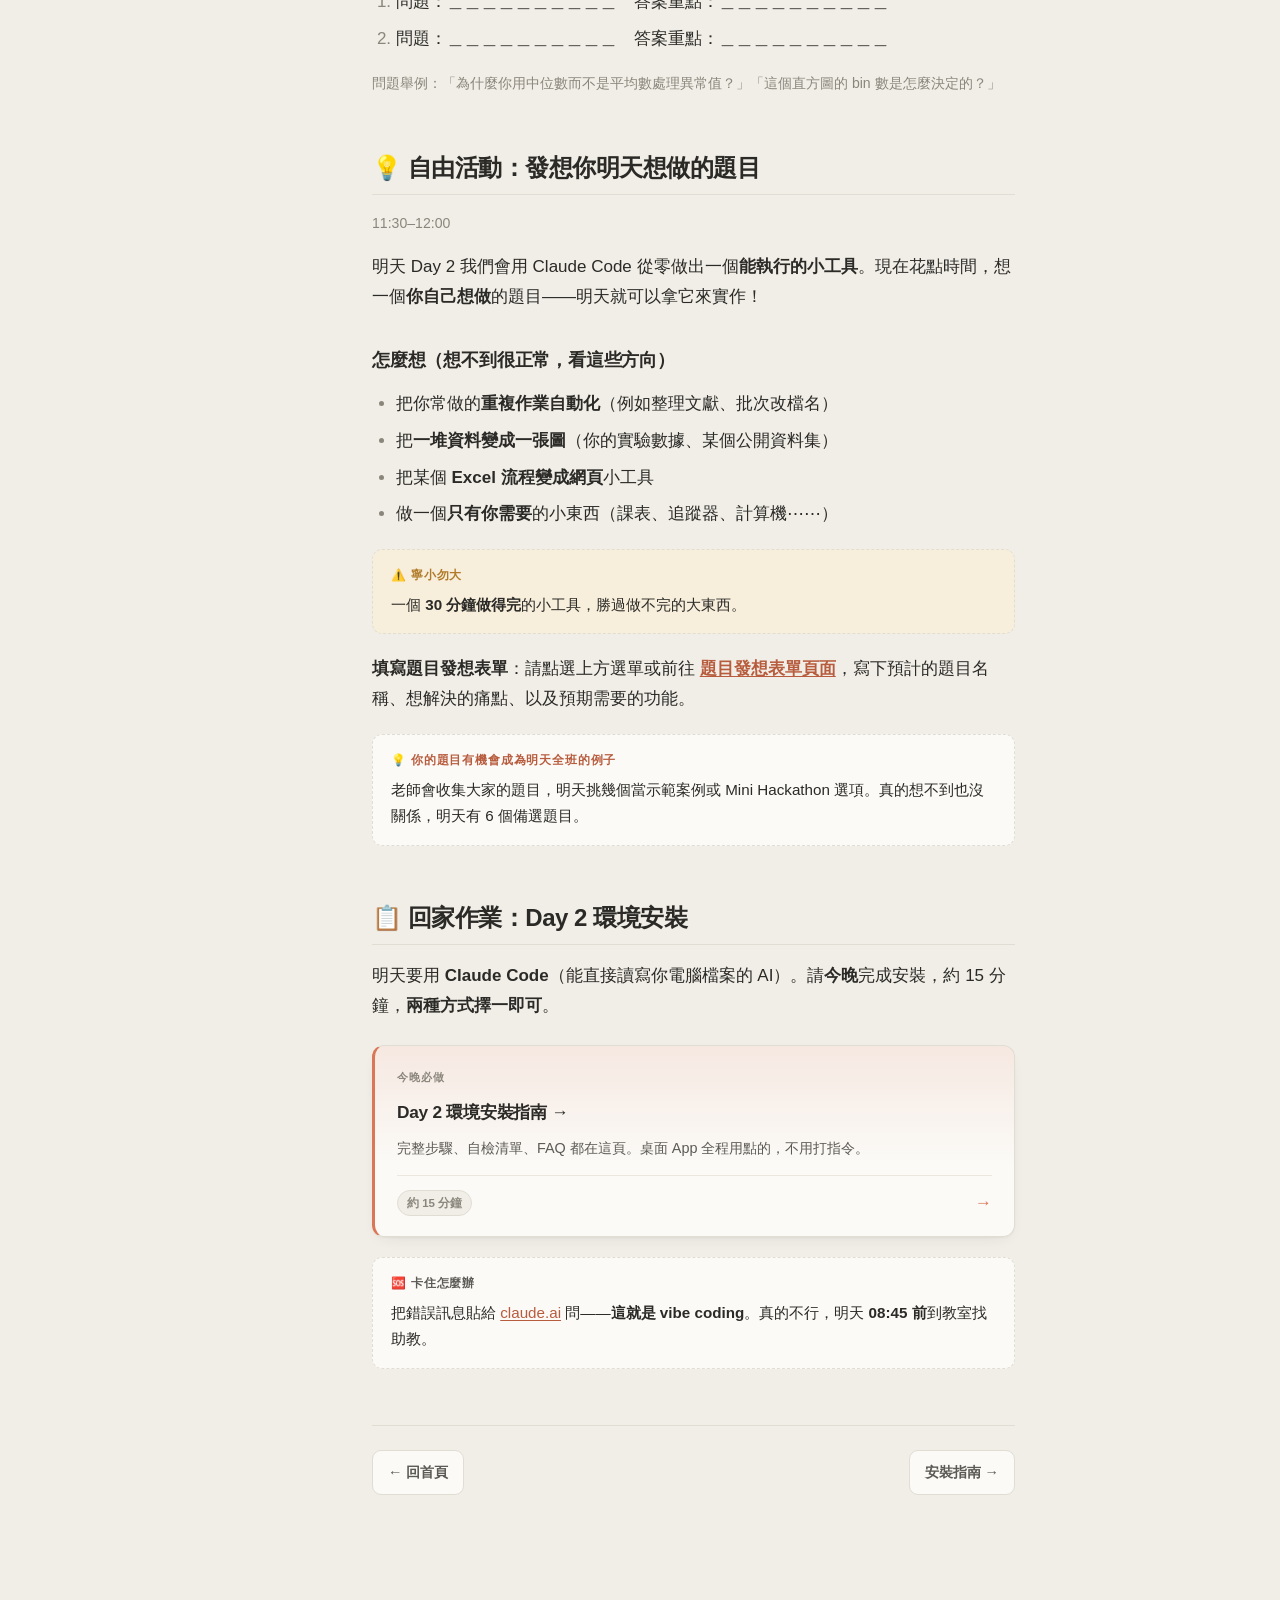
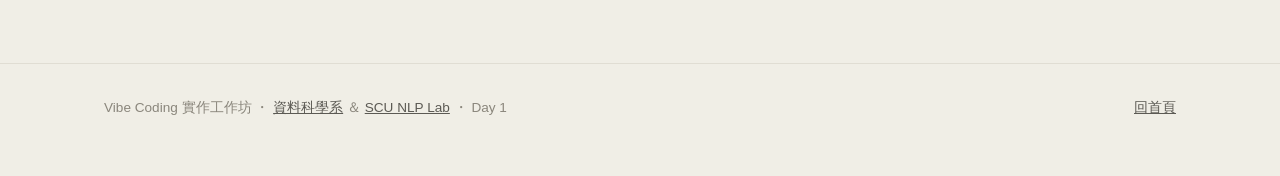
<file: day1.html>
<!DOCTYPE html>
<html lang="zh-Hant">

<head>
  <meta charset="UTF-8">
  <meta name="viewport" content="width=device-width, initial-scale=1.0">
  <title>學員講義 — Vibe Coding 工作坊 Day 1 </title>
  <meta name="description" content="Day 1：用 claude.ai 網頁版，從番茄鐘做到主管儀表板。四個實作的逐步操作與起手提示詞。">
  <link rel="stylesheet" href="assets/style.css">
</head>

<body>

  <header class="site-header">
    <div class="inner">
      <a class="brand" href="index.html">
        <img src="assets/bigdata_logo.png" alt="東吳資科" class="header-logo">
        <img src="assets/nlp_logo.png" alt="NLP Lab" class="header-logo">
        Vibe Coding 工作坊
        <small>7/18–19</small>
      </a>
      <nav class="site-nav">
        <a href="index.html">首頁</a>
        <a href="install.html">安裝指南</a>
        <a href="day1.html" aria-current="page">Day 1 講義</a>
        <a href="day2.html">Day 2 講義</a>
        <a href="survey.html">題目發想</a>
      </nav>
    </div>
  </header>

  <div class="wrap">
    <div class="hero">
      <span class="kicker">Day 1 ・ 7/18（六）</span>
      <h1>從零開始的 Vibe Coding</h1>
      <p class="lede"><strong>完全沒碰過 AI 也沒關係。</strong>每一步都寫在這頁，跟著做就會。卡住就舉手。</p>
      <div class="meta">
        <span>🕘 09:00–12:00</span>
        <span>🌐 工具：claude.ai 網頁版</span>
        <span>✋ 卡住就舉手</span>
      </div>
    </div>
  </div>

  <div class="page">

    <aside class="toc">
      <div class="toc-title">本頁目錄</div>
      <ul>
        <li><a href="#goals">今日目標</a></li>
        <li><a href="#how">怎麼上這堂課</a></li>
        <li><a href="#concepts">概念速記</a></li>
        <li><a href="#lab1">實作①　番茄鐘</a></li>
        <li><a href="#lab2">實作②　抽樣模擬器</a></li>
        <li><a href="#lab3">實作③　髒資料搜查</a></li>
        <li><a href="#lab4">實作④　主管儀表板</a></li>
        <li><a href="#checkpoint">追問檢查點</a></li>
        <li><a href="#freetime">自由活動</a></li>
        <li><a href="#homework">回家作業</a></li>
      </ul>
    </aside>

    <main>

      <h2 id="goals">今日目標</h2>
      <ol>
        <li>搞懂 AI 是什麼、怎麼跟它<strong>說清楚</strong></li>
        <li>親手做出你的第一個能動的小工具</li>
        <li>讓 AI 分析真實資料、做出主管看的儀表板</li>
        <li>學會<strong>驗收 AI 的產出</strong>——它會犯錯，把關的是你</li>
      </ol>

      <h2 id="how">怎麼上這堂課</h2>

      <p><strong>每個人用自己的電腦，自己動手做一遍。</strong>不分組，四題都是你自己從頭走到尾。</p>
      <ul>
        <li><strong>卡住就舉手</strong>，講師和助教會過去看</li>
        <li>旁邊同學做得比較快，<strong>直接問他</strong>也完全 OK——互相看螢幕是最快的學法</li>
        <li>沒基礎的同學：把每題的<strong>信心題低標</strong>做出來就達標了，難的部分做不完很正常</li>
      </ul>

      <h2 id="concepts">📖 概念速記</h2>
      <p class="muted small">聽完概念 A 之後回來對照。</p>

      <div class="table-scroll">
        <table>
          <tr>
            <th style="width:28%">名詞</th>
            <th>白話</th>
          </tr>
          <tr>
            <td><strong>生成式 AI／LLM</strong></td>
            <td>讀過海量文字、很會「接下去」的 AI。像反應很快、知識很廣的實習生</td>
          </tr>
          <tr>
            <td><strong>提示詞 Prompt</strong></td>
            <td>你打給 AI 的話。講愈清楚，結果愈好</td>
          </tr>
          <tr>
            <td><strong>對話／上下文</strong></td>
            <td>同一個對話裡，AI 記得前面說過的話；開新對話它就忘了</td>
          </tr>
          <tr>
            <td><strong>模型 Model</strong></td>
            <td>AI 的「大腦版本」。今天用 <strong>Sonnet</strong>（夠聰明又快、省用量）</td>
          </tr>
          <tr>
            <td><strong>Token 額度消耗</strong></td>
            <td>目前使用 <strong>Sonnet 5</strong>（Pro 帳號每 5 小時有限制）。本頁各實作標有預估消耗百分比，方便學員評估不同題目的額度開銷</td>
          </tr>
          <tr>
            <td><strong>幻覺 Hallucination</strong></td>
            <td>AI 有時「很有自信地說錯話」。所以 → <strong>產出要驗收，不能照單全收</strong></td>
          </tr>
          <tr>
            <td><strong>Artifact</strong></td>
            <td>Claude 生成的網頁／程式，會在對話右側即時預覽</td>
          </tr>
        </table>
      </div>

      <!-- ============ 實作 1 ============ -->
      <h2 id="lab1">實作①（信心題）：第一個對話 + 番茄鐘工作站</h2>

      <div class="callout confirm">
        <span class="callout-label">📊 預估額度消耗</span>
        <p>此實作全程約消耗 <strong>7%</strong> 額度（以 Sonnet 5 / 5 小時 Pro 中度使用限制為基準，難度低、對話少）。</p>
      </div>

      <div class="callout scenario">
        <span class="callout-label">情境</span>
        <p>為什麼第一題選番茄鐘？因為<strong>人人都懂它怎麼用</strong>，不用學新知識就能一眼判斷「AI 做對了沒」。</p>
        <p>這題真正要練的是「講一句話 → AI 生出能動的東西 → 你再講一句話改」這個<strong>最基本的循環</strong>——之後不管做什麼題目，都是這個循環的延伸。</p>
      </div>

      <p><strong>目標</strong>：透過 5 輪漸進式對話，從零做出一個功能齊全、精美的專注番茄鐘網頁。</p>

      <h3>🔸 Round 1 — 開始對話與問候</h3>
      <ol>
        <li>打開瀏覽器前往 <a href="https://claude.ai" target="_blank" rel="noopener">claude.ai</a>
          並登入，確認選單中的<strong>模型</strong>為 <strong>Sonnet</strong>。</li>
        <li>在輸入框輸入以下指令並送出：</li>
      </ol>
      <pre class="prompt"><code>你好，請用繁體中文簡單自我介紹，並舉三個你可以幫我做的事。</code></pre>
      <div class="expect">👀 等待生成，觀察它的對答速度。<b>恭喜你完成了第一個對話！</b></div>

      <h3>🔸 Round 2 — 追問脈絡（上下文體驗）</h3>
      <p>在<strong>同一個對話視窗</strong>直接輸入追問，不需要重新解釋背景：</p>
      <pre class="prompt"><code>第二點可以再具體一點，舉一個實際例子嗎？</code></pre>
      <div class="callout tip">
        <span class="callout-label">💡 觀察重點</span>
        <p>AI 知道「第二點」指什麼，因為同一個對話會自動帶入<strong>上下文（Context）</strong>。如果你開新對話劈頭問這句，它會完全傻眼。</p>
      </div>

      <h3>🔸 Round 3 — 生成基礎番茄鐘（第一版 Artifact）</h3>
      <pre class="prompt"><code>請幫我做一個番茄鐘計時器網頁：25 分鐘倒數，有開始、暫停、重設按鈕。單一 HTML，繁體中文介面，設計簡潔。</code></pre>
      <ol>
        <li>右側會自動展開 <strong>Artifact 預覽視窗</strong>（若沒有，點擊訊息底部的「番茄鐘計時器」卡片展開）。</li>
        <li>在右側按 <strong>開始</strong>，測試倒數是否能跑。</li>
      </ol>

      <h3>🔸 Round 4 — 模式切換與動畫（第二版迭代）</h3>
      <pre class="prompt"><code>請幫我修改網頁：
1. 增加「短休息（5分鐘）」與「長休息（15分鐘）」按鈕，點擊可切換時長。
2. 倒數時，畫面上加上一個圓環進度條（隨著剩餘時間減少而收縮）。</code></pre>
      <div class="expect">👀 觀察右側 Artifact <b>自動重寫並更新</b>，試用新按鈕與進度條。</div>

      <h3>🔸 Round 5 — 美化與網頁聲效（最終版）</h3>
      <pre class="prompt"><code>請做最終美化：
1. 將配色改為高質感的莫蘭迪色系極簡風，中央時間字體加大加粗。
2. 當倒數到 00:00 時，網頁發出輕柔的響鈴聲（請使用 Web Audio API 動態合成音效，不需要外部音訊檔案）。</code></pre>
      <div class="expect">🔔 更新後，按「開始」把時長調短測試，<b>確認時間到時會響起嗶嗶聲</b>！</div>

      <div class="callout rescue">
        <span class="callout-label">🆘 卡關排除</span>
        <ul>
          <li><strong>畫面不動</strong>：確認你按了 Enter 送出。</li>
          <li><strong>沒出現網頁</strong>：手動點擊對話訊息內的 Artifact 卡片展開。</li>
          <li><strong>功能有 Bug</strong>：直接打字告訴它現象，例如「按暫停再按開始時，時間會跳回 25 分鐘，請修正」。</li>
        </ul>
      </div>

      <!-- ============ 實作 2 ============ -->
      <h2 id="lab2">實作②：常態分佈抽樣模擬器（練習「把話講清楚」）</h2>

      <div class="callout confirm">
        <span class="callout-label">📊 預估額度消耗</span>
        <p>此實作全程約消耗 <strong>30%</strong> 額度（以 Sonnet 5 / 5 小時 Pro 中度使用限制為基準，涉及複雜邏輯與多次追問迭代，消耗較大）。</p>
      </div>

      <div class="callout scenario">
        <span class="callout-label">情境</span>
        <p>這題把難度拉高一階——抽樣模擬器牽涉統計邏輯與動態視覺化，<strong>一句話講不清楚就會生錯</strong>。</p>
        <p>想像你是統計課助教，想幫學弟妹做一個「<strong>看得到</strong>」中央極限定理如何運作的教學工具，而不是又一張公式投影片。這題練的是 PTCF：把角色、任務、脈絡、格式講清楚，AI 才接得準。</p>
      </div>

      <h3>先學概念 B — PTCF</h3>
      <p>把提示詞寫清楚的四字口訣。不用死記，照著填空就好。</p>

      <div class="table-scroll">
        <table>
          <tr>
            <th style="width:22%">元素</th>
            <th style="width:38%">說明</th>
            <th>範例</th>
          </tr>
          <tr>
            <td><strong>P</strong>ersona 角色</td>
            <td>要 Claude 扮演誰</td>
            <td>「你是資料視覺化工程師」</td>
          </tr>
          <tr>
            <td><strong>T</strong>ask 任務</td>
            <td>具體要做什麼</td>
            <td>「做一個抽樣模擬器」</td>
          </tr>
          <tr>
            <td><strong>C</strong>ontext 脈絡</td>
            <td>背景、限制、給誰用</td>
            <td>「統計課教學用，操作要直覺」</td>
          </tr>
          <tr>
            <td><strong>F</strong>ormat 格式</td>
            <td>產出形式</td>
            <td>「單一 HTML Artifact，繁中」</td>
          </tr>
        </table>
      </div>

      <div class="callout warn">
        <span class="callout-label">⚠️ 對照組</span>
        <p>爛提示詞長這樣：<code>幫我做一個丟硬幣的網頁</code>。下面的起手提示詞就是 PTCF 齊全的版本，感受一下差距。</p>
      </div>

      <h3>🔸 Round 1 — 建立基本模擬器（起手提示詞）</h3>
      <p>開一個<strong>新對話</strong>，複製貼上以下符合 PTCF 規範的起手指令：</p>
      <pre class="prompt"><code>你是資料視覺化教學工具工程師。請做一個「中央極限定理互動模擬器」：
- 使用者可調整母體分佈（均勻分佈、指數分佈、雙峰分佈）、樣本數 n（1-100）、抽樣次數（10-1000）
- 按下「開始抽樣」後，動態畫出樣本平均數的分佈直方圖
- 顯示樣本平均數分佈的均值與標準誤，並疊上理論常態曲線
- 做成單一 HTML Artifact，繁體中文介面，設計簡潔現代。</code></pre>

      <h3>🔸 Round 2 — 逐步抽樣動畫與速度控制</h3>
      <pre class="prompt"><code>請修改模擬器：
1. 增加「單次模擬」與「連續模擬」按鈕。當點擊連續模擬時，以動畫形式「一顆一顆球落下」動態呈現樣本均值掉入直方圖的過程。
2. 加上一個「動畫速度」控制拉桿（Slider），讓使用者可以調整球掉落的速度。</code></pre>

      <h3>🔸 Round 3 — 理論比對與公式呈現</h3>
      <pre class="prompt"><code>請在網頁底部加入統計比對區：
1. 顯示「實測樣本平均數的標準差」與「理論標準誤（公式為：母體標準差 / 根號 n）」的對照數值。
2. 以精美的數學公式卡片呈現上述公式，並在學員調整樣本數 n 時，動態展示分母的變化與結果的收斂過程。</code></pre>

      <h3>🔸 Round 4 — 數據導出功能（CSV）</h3>
      <pre class="prompt"><code>請在控制面板新增一個「匯出模擬結果」按鈕。點擊後，能將所有抽樣的平均數數值打包下載為名為 sampling_data.csv 的 CSV 檔案。</code></pre>

      <h3>🔸 Round 5 — 母體分佈自訂調整（進階挑戰）</h3>
      <pre class="prompt"><code>請在母體選擇區加上「自訂偏態母體」選項：
- 當選擇自訂偏態時，下方出現一個「偏態係數（Skewness）」拉桿。
- 調整此拉桿，能動態改變母體分佈的歪斜程度，藉此觀察高度偏態下，需要多大的樣本數 n 才能讓均值分佈趨近常態。</code></pre>

      <div class="callout tip">
        <span class="callout-label">💡 迭代三法則</span>
        <ol>
          <li><strong>一次只要求一件事</strong>——不然壞了不知道是誰害的</li>
          <li>描述「<strong>你看到的問題</strong>」，而不是猜程式哪裡錯</li>
          <li>改壞了就叫它改回來，或重開對話重來</li>
        </ol>
      </div>

      <!-- ============ 實作 3 ============ -->
      <h2 id="lab3">實作③：髒資料搜查（AI 分析要人工把關）</h2>

      <div class="callout confirm">
        <span class="callout-label">📊 預估額度消耗</span>
        <p>此實作全程約消耗 <strong>8%</strong> 額度（以 Sonnet 5 / 5 小時 Pro 中度使用限制為基準，資料品質診斷與 SOP/Pandas 程式碼生成）。</p>
      </div>

      <div class="callout scenario">
        <span class="callout-label">情境</span>
        <p>前兩題練的是迭代對話，這題換成<strong>資料科學系學生真的會遇到的情境</strong>。</p>
        <p>你是「山嵐咖啡」資料分析師，老闆丟給你上半年銷售資料（<code>sales_2026H1.csv</code>，16,390
          筆）和門市資料（<code>stores.csv</code>），下午主管會議要重點洞察。<strong>拿到資料先別急著分析，得先確認資料乾不乾淨。</strong></p>
      </div>

      <p><strong>先記住概念 C</strong>：真實資料<strong>永遠是髒的</strong>（漏填、重複、打錯）。AI 會照單全收算出「漂亮但錯誤」的結論。所以 →
        <strong>先做資料品質檢查，不要急著分析</strong>。</p>

      <p>👉 還沒下載資料的人：<a href="data/">到資料集下載頁拿兩個 CSV</a>。</p>

      <h3>🔸 Round 1 — 上傳資料與自動診斷</h3>
      <ol>
        <li>開一個<strong>新對話</strong>，點選 <strong>➕</strong> 上傳 <code>sales_2026H1.csv</code> 與 <code>stores.csv</code>。
        </li>
        <li>複製貼上起手提示詞：</li>
      </ol>
      <pre class="prompt"><code>你是零售業資深資料分析師。這是山嵐咖啡 2026 上半年的銷售明細與門市資料。
請先做資料品質檢查：缺值、重複列、異常值、欄位值不一致等問題，一項一項列出來，並說明每個問題你建議怎麼處理。
先不要做任何分析。</code></pre>

      <h3>🔸 Round 2 — 深入模糊匹配與統計</h3>
      <p>AI 列出問題後，進一步追問字串的不一致：</p>
      <pre
        class="prompt"><code>請檢查門市資料或銷售明細中的「城市」與「門市」欄位，有沒有拼寫不一致或同義詞（例如台北與臺北、簡繁混雜）的問題？如果有的話，分別影響了多少筆銷售明細紀錄？</code></pre>

      <h3>🔸 Round 3 — 退貨與極端異常值追蹤</h3>
      <pre class="prompt"><code>這份明細中似乎有「退貨交易」與「打字打錯的極端值」，請：
1. 找出數量為負數的交易，這代表退貨嗎？分別是哪些產品？
2. 檢查「單價」與「數量」兩個欄位的分布，找出明顯不合理的極端值（例如多打了幾個零）。列出這些交易明細，並說明它們的「金額」欄位有什麼特徵。
3. 這些極端值如果不處理，會怎麼影響平均單價與總營收的計算？</code></pre>

      <div class="callout tip">
        <span class="callout-label">💡 觀察重點</span>
        <p>極端值藏在 <code>單價</code> 和 <code>數量</code>，<strong>不在 <code>金額</code></strong>（金額最大只有 420）。注意看這些列的
          <code>金額</code> 是什麼狀態——這會告訴你這批髒資料是怎麼產生的。</p>
      </div>

      <h3>🔸 Round 4 — 產出清洗規章與程式碼</h3>
      <pre
        class="prompt"><code>很好，請幫我彙整這四輪找到的所有髒資料問題，寫出一個結構化的「資料清理 SOP」。另外，請提供一段 Python Pandas 程式碼，展示如何實作這些清理動作。</code></pre>

      <div class="callout rescue">
        <span class="callout-label">🆘 上傳失敗</span>
        <p>若課堂網路壅塞導致上傳失敗，先與鄰座成功上傳的同學共看，或舉手尋求助教一對一救援。</p>
      </div>

      <!-- ============ 實作 4 ============ -->
      <h2 id="lab4">實作④：清理分析 + 主管儀表板</h2>

      <div class="callout confirm">
        <span class="callout-label">📊 預估額度消耗</span>
        <p>此實作全程約消耗 <strong>20%</strong> 額度（以 Sonnet 5 / 5 小時 Pro 中度使用限制為基準，進行資料清理、多指標分析與一頁式網頁儀表板設計）。</p>
      </div>

      <div class="callout scenario">
        <span class="callout-label">情境</span>
        <p>延續實作③的山嵐咖啡分析師身份——資料已經抓出問題，現在要做的是<strong>真正拿給主管看的東西</strong>：有依據數字的商業洞察，加上一頁看得懂的儀表板。</p>
        <p>這題順便練三層驗證法，因為「做出漂亮儀表板」跟「<strong>儀表板上的數字是對的</strong>」是兩件事，後者才是主管真正在乎的。</p>
      </div>

      <h3>先記住概念 D — 三層驗證法</h3>
      <p>AI 分析的安全帶。這題每一層你都會實際做一次。</p>

      <div class="table-scroll">
        <table>
          <tr>
            <th style="width:20%">層</th>
            <th style="width:44%">做法</th>
            <th>這題怎麼練</th>
          </tr>
          <tr>
            <td><strong>1. 問前防呆</strong></td>
            <td>提問就要求「附依據數字」「說明處理方式」</td>
            <td>Round 1 提示詞已內建</td>
          </tr>
          <tr>
            <td><strong>2. 抽查核算</strong></td>
            <td>挑 1–2 個數字，<strong>開新對話</strong>重算比對</td>
            <td>Round 2 做一次</td>
          </tr>
          <tr>
            <td><strong>3. 換腦複審</strong></td>
            <td>新對話貼結論：「請當魔鬼代言人挑毛病」</td>
            <td>Round 5 做一次</td>
          </tr>
        </table>
      </div>

      <div class="callout warn">
        <span class="callout-label">⚠️ 為什麼第二層要開新對話？</span>
        <p>因為在原對話問「你確定嗎」，它會傾向<strong>自圓其說</strong>。換一個乾淨的對話重算，才是真的核對。</p>
      </div>

      <h3>🔸 Round 1 — 清理與分析營收指標</h3>
      <p>在實作③的對話中，輸入清洗與分析的要求：</p>
      <pre class="prompt"><code>請依你剛才建議的 SOP 清理資料，然後進行以下商務分析：
1. 每個門市的各月營收趨勢，哪間門市成長最快？
2. 產品組合是否有季節性（月份）變化特徵？
3. 平日（週間）與週末的消費行為與客單價有何差異？
4. 結合 stores.csv 中的坪數，計算各門市的「每坪月營收（坪效）」，哪間店坪效最好？
請務必列出分析結果的具體依據數字。</code></pre>

      <h3>🔸 Round 2 — 新對話交叉核算（第二層驗證）</h3>
      <ol>
        <li><strong>開一個全新對話</strong>，單獨上傳 <code>sales_2026H1.csv</code>，輸入：</li>
      </ol>
      <pre class="prompt"><code>請只計算「高雄夢時代店」2026 年 6 月的總營收，請列出你的計算算式。</code></pre>
      <p>比對這個新對話算出的數字，是否與 Round 1 的分析一致。若不一致，回原對話追問：</p>
      <pre class="prompt"><code>新對話算出夢時代 6 月營收是 XX，為何你剛才算 YY？是否在清理退貨或異常值時有邏輯差異？</code></pre>

      <h3>🔸 Round 3 — 生成初版主管儀表板</h3>
      <pre class="prompt"><code>請將上述分析結果做成一頁互動式 HTML 儀表板 Artifact：
- 最上方放 4 張重點指標卡（總營收、訂單數、客單價、坪效最佳店）
- 中間放月營收趨勢圖與產品類別銷售佔比圓餅圖
- 下方放你認為最重要的一個經營洞察，用一句話寫給主管看
- 繁體中文，風格參考《經濟學人》圖表的簡潔現代感</code></pre>

      <h3>🔸 Round 4 — 增強動態聯動篩選</h3>
      <pre class="prompt"><code>請幫我改進儀表板網頁：
1. 在趨勢圖上方加上一個「門市下拉選單（Dropdown）」，讓使用者切換門市時，趨勢圖會動態更新為該門市的月營收趨勢。
2. 在指標卡旁增加一個「月份篩選按鈕列」（1-6月），點擊特定月份後，上方指標卡與圓餅圖會動態聯動更新。</code></pre>

      <h3>🔸 Round 5 — 決策建議與列印匯出</h3>
      <pre class="prompt"><code>請完成最終優化：
1. 在儀表板底部加上「AI 商業策略建議」區塊，針對坪效表現差的門市自動給出 3 點具體改善建議（例如提高外帶比例）。
2. 在網頁右上角新增一個「匯出/列印 PDF 報告」按鈕，點擊時會觸發瀏覽器的列印視窗。</code></pre>

      <!-- ============ 追問檢查點 ============ -->
      <h2 id="checkpoint">🔍 追問檢查點（下課前完成）</h2>

      <div class="callout tip">
        <span class="callout-label">💡 為什麼要追問</span>
        <p>Anthropic 2026 研究：會對生成內容追問的學習者，理解度 <strong>65%+</strong>；照單全收的<strong>不到 40%</strong>。</p>
      </div>

      <p>向 Claude 追問兩個「為什麼」，把答案濃縮記在講義上（紙本或自己的筆記）：</p>
      <ol>
        <li>問題：＿＿＿＿＿＿＿＿＿＿　答案重點：＿＿＿＿＿＿＿＿＿＿</li>
        <li>問題：＿＿＿＿＿＿＿＿＿＿　答案重點：＿＿＿＿＿＿＿＿＿＿</li>
      </ol>
      <p class="muted small">問題舉例：「為什麼你用中位數而不是平均數處理異常值？」「這個直方圖的 bin 數是怎麼決定的？」</p>

      <!-- ============ 自由活動 ============ -->
      <h2 id="freetime">💡 自由活動：發想你明天想做的題目</h2>
      <p class="muted small">11:30–12:00</p>

      <p>明天 Day 2 我們會用 Claude Code 從零做出一個<strong>能執行的小工具</strong>。現在花點時間，想一個<strong>你自己想做</strong>的題目——明天就可以拿它來實作！</p>

      <h3>怎麼想（想不到很正常，看這些方向）</h3>
      <ul>
        <li>把你常做的<strong>重複作業自動化</strong>（例如整理文獻、批次改檔名）</li>
        <li>把<strong>一堆資料變成一張圖</strong>（你的實驗數據、某個公開資料集）</li>
        <li>把某個 <strong>Excel 流程變成網頁</strong>小工具</li>
        <li>做一個<strong>只有你需要</strong>的小東西（課表、追蹤器、計算機⋯⋯）</li>
      </ul>

      <div class="callout warn">
        <span class="callout-label">⚠️ 寧小勿大</span>
        <p>一個 <strong>30 分鐘做得完</strong>的小工具，勝過做不完的大東西。</p>
      </div>

      <p><strong>填寫題目發想表單</strong>：請點選上方選單或前往 <a href="survey.html"><strong>題目發想表單頁面</strong></a>，寫下預計的題目名稱、想解決的痛點、以及預期需要的功能。</p>

      <div class="callout tip">
        <span class="callout-label">💡 你的題目有機會成為明天全班的例子</span>
        <p>老師會收集大家的題目，明天挑幾個當示範案例或 Mini Hackathon 選項。真的想不到也沒關係，明天有 6 個備選題目。</p>
      </div>

      <!-- ============ 回家作業 ============ -->
      <h2 id="homework">📋 回家作業：Day 2 環境安裝</h2>

      <p>明天要用 <strong>Claude Code</strong>（能直接讀寫你電腦檔案的 AI）。請<strong>今晚</strong>完成安裝，約 15 分鐘，<strong>兩種方式擇一即可</strong>。
      </p>

      <div class="card-grid">
        <a class="card is-key" href="install.html">
          <span class="card-num">今晚必做</span>
          <h3>Day 2 環境安裝指南 →</h3>
          <p>完整步驟、自檢清單、FAQ 都在這頁。桌面 App 全程用點的，不用打指令。</p>
          <div class="card-meta">
            <span class="tag">約 15 分鐘</span>
            <span class="arrow">→</span>
          </div>
        </a>
      </div>

      <div class="callout rescue">
        <span class="callout-label">🆘 卡住怎麼辦</span>
        <p>把錯誤訊息貼給 <a href="https://claude.ai" target="_blank" rel="noopener">claude.ai</a> 問——<strong>這就是 vibe
            coding</strong>。真的不行，明天 <strong>08:45 前</strong>到教室找助教。</p>
      </div>

      <div class="pager">
        <a href="index.html">← 回首頁</a>
        <a href="install.html">安裝指南 →</a>
      </div>

    </main>
  </div>

  <footer class="site-footer">
    <div class="inner">
      <span>Vibe Coding 實作工作坊 ・ <a href="https://bigdata.scu.edu.tw" target="_blank" rel="noopener">資料科學系</a> ＆ <a href="https://nlp.bigdata.scu.edu.tw" target="_blank" rel="noopener">SCU NLP Lab</a> ・ Day 1</span>
      <span><a href="index.html">回首頁</a></span>
    </div>
  </footer>

  <script src="assets/app.js"></script>
</body>

</html>
</file>
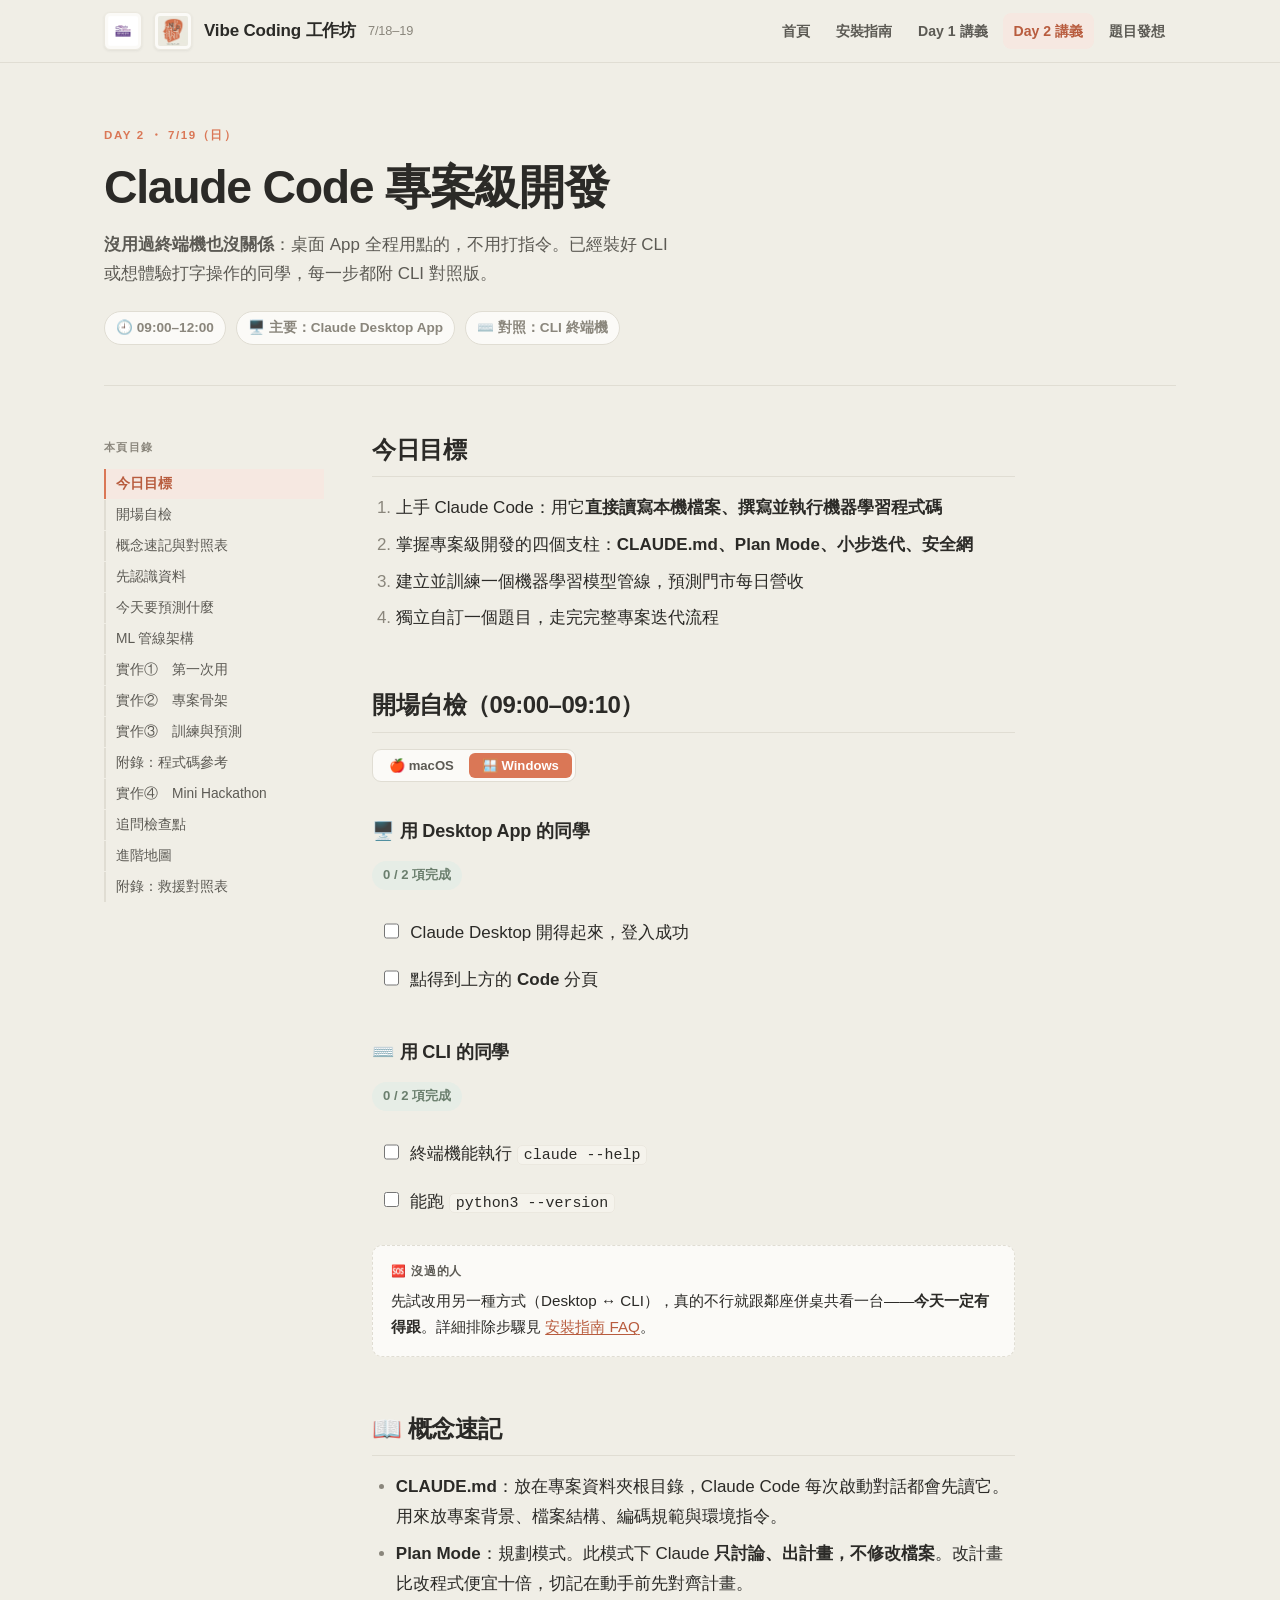
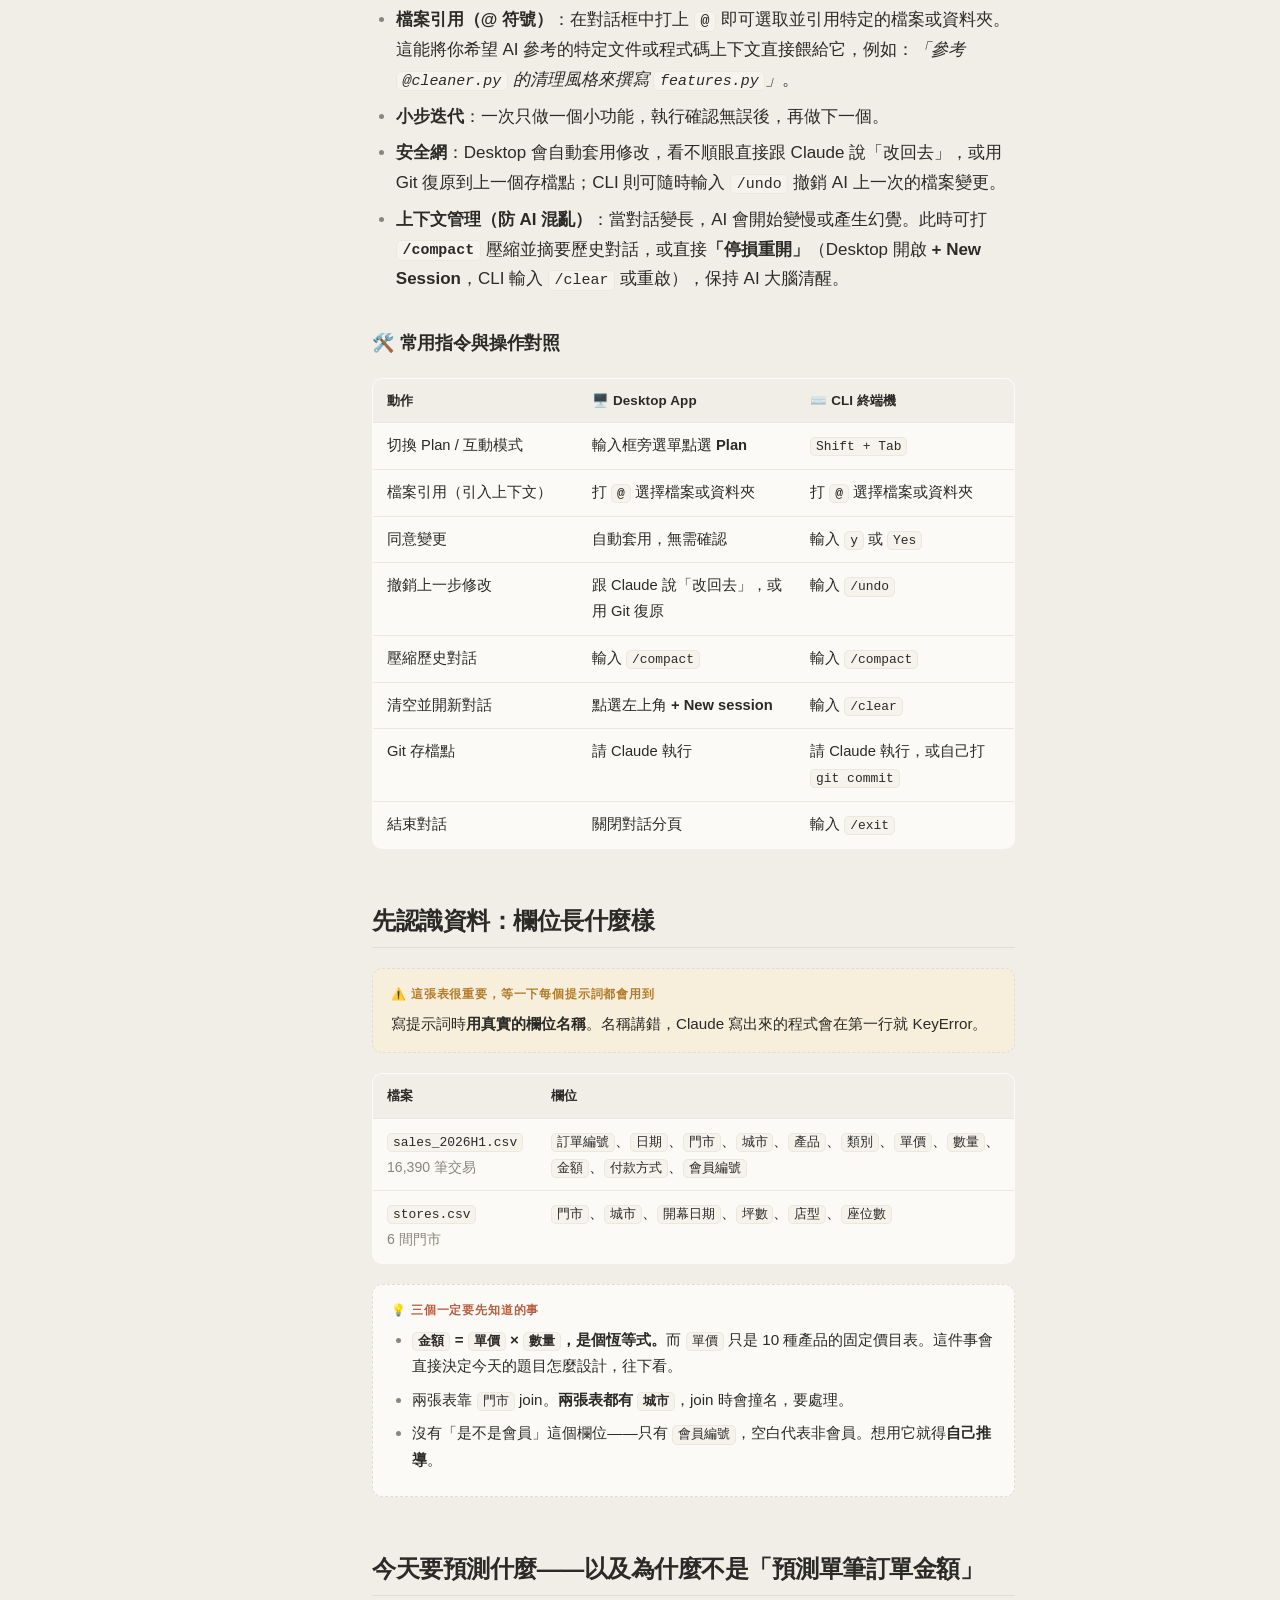
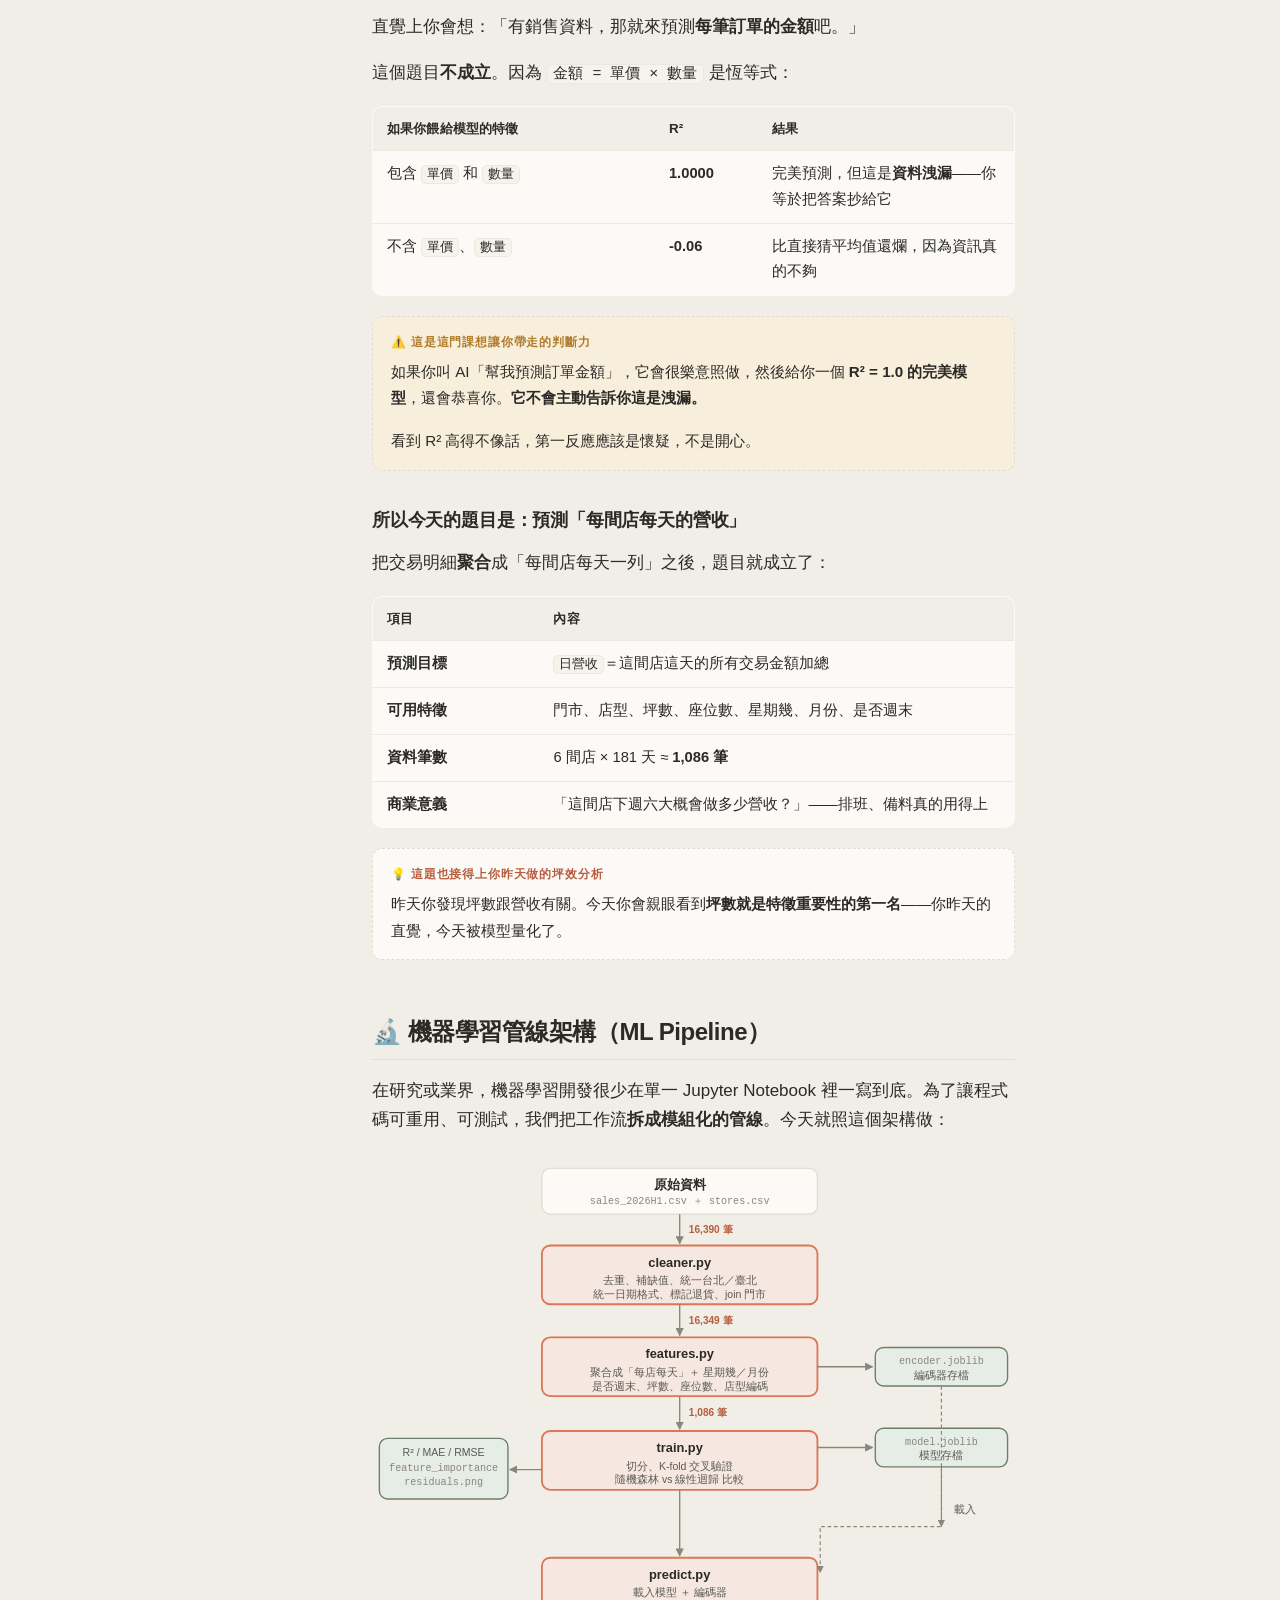
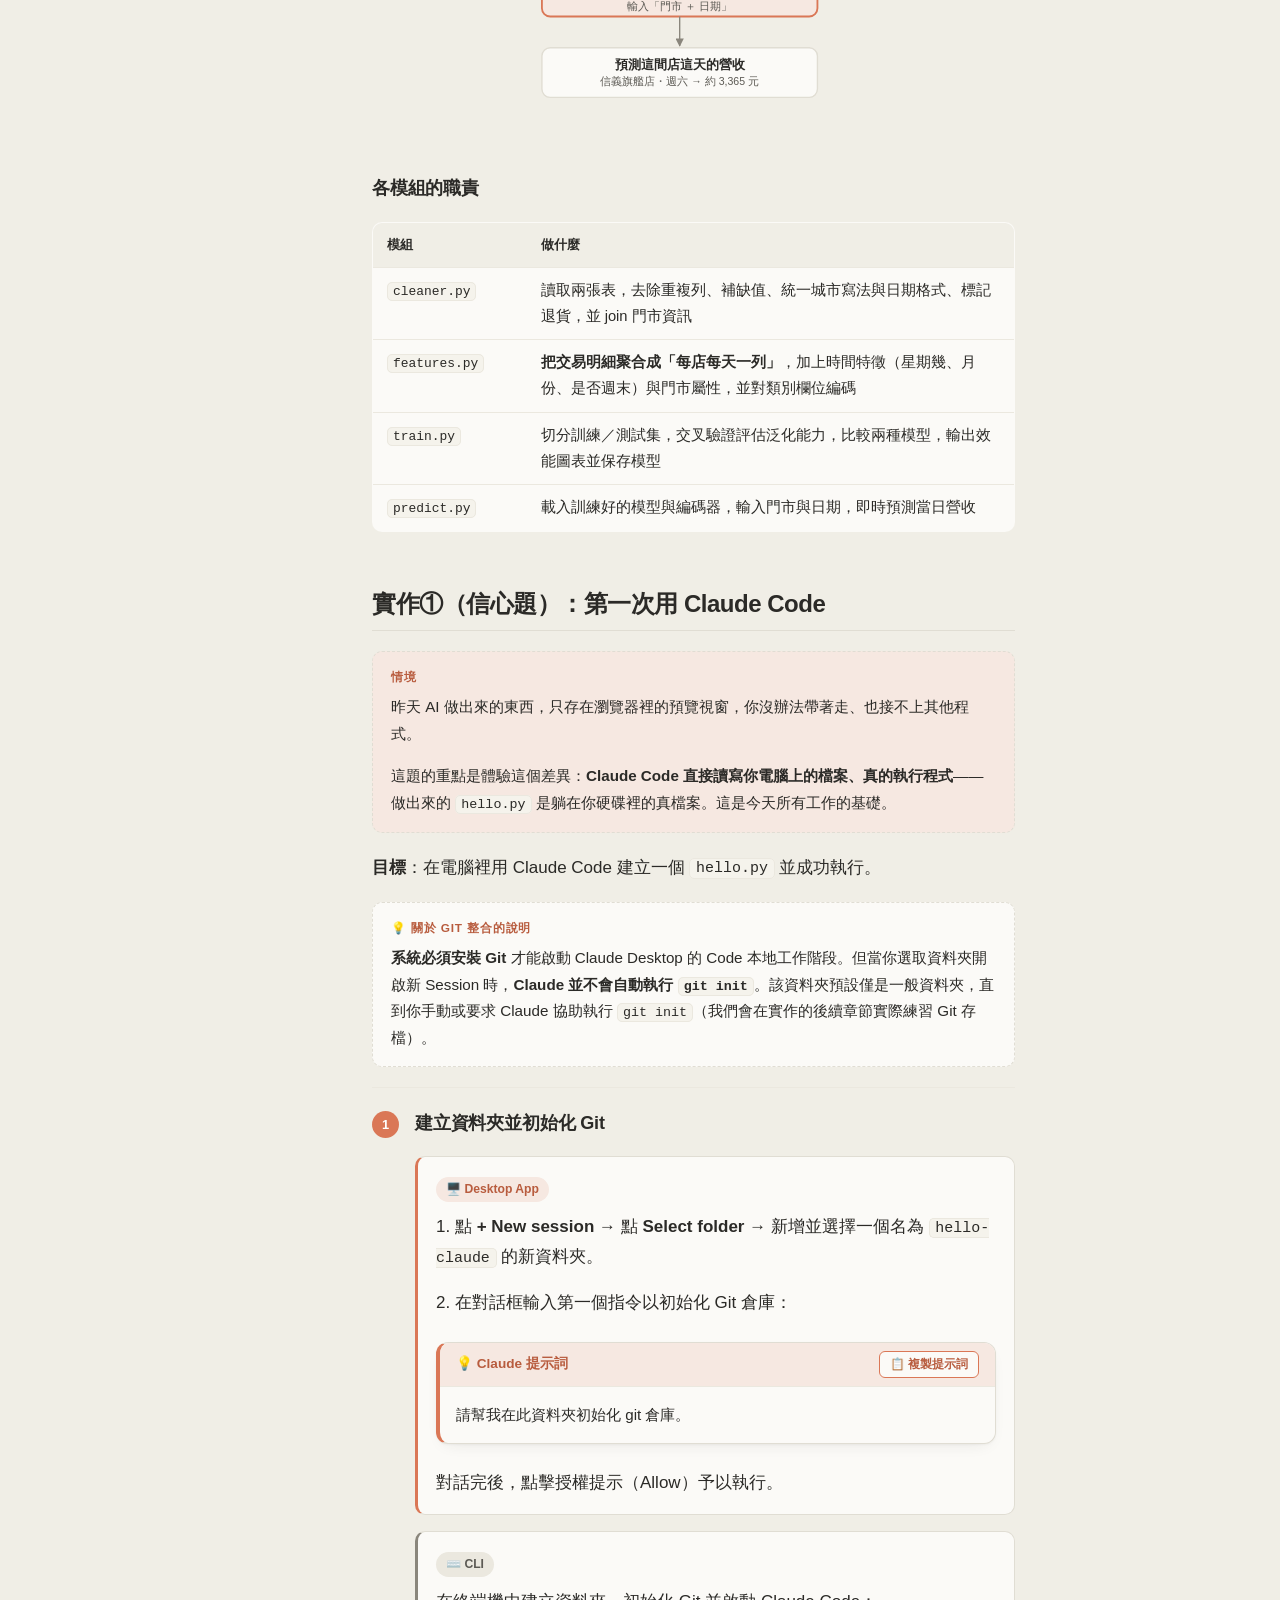
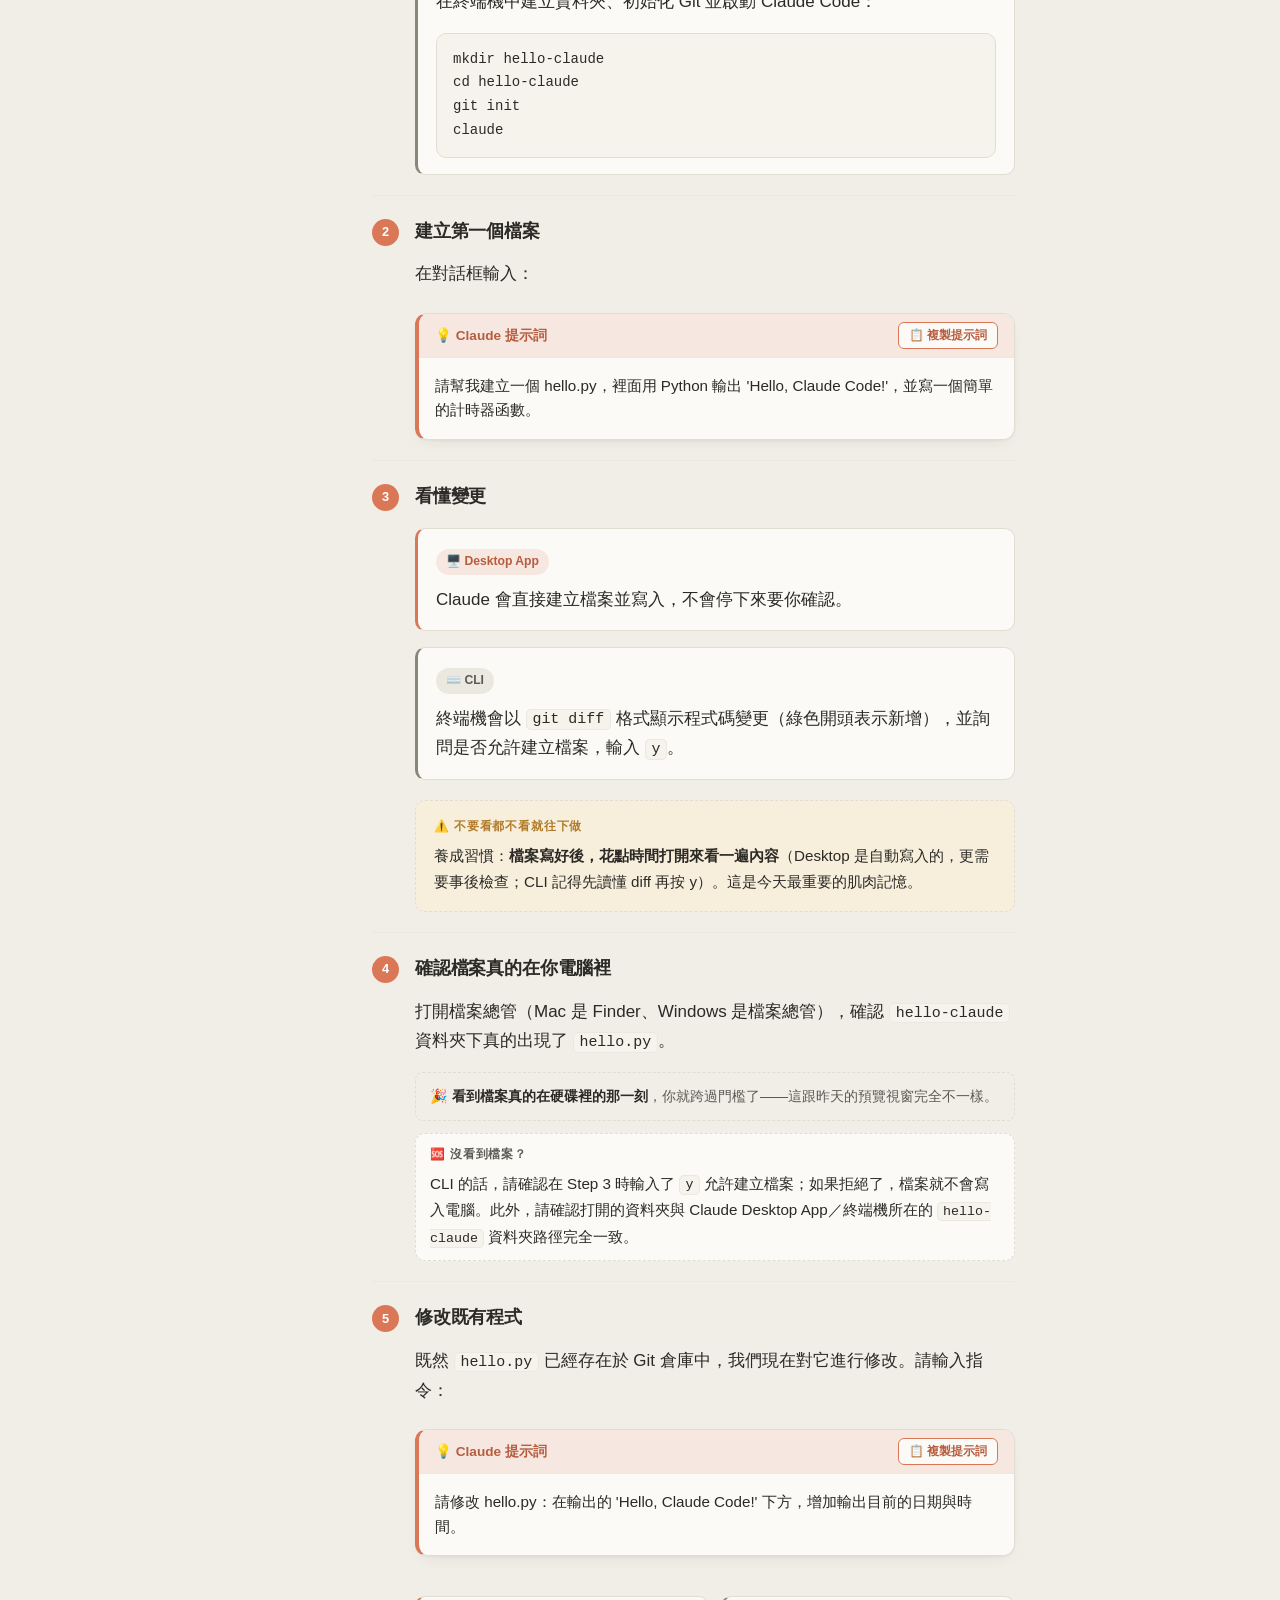
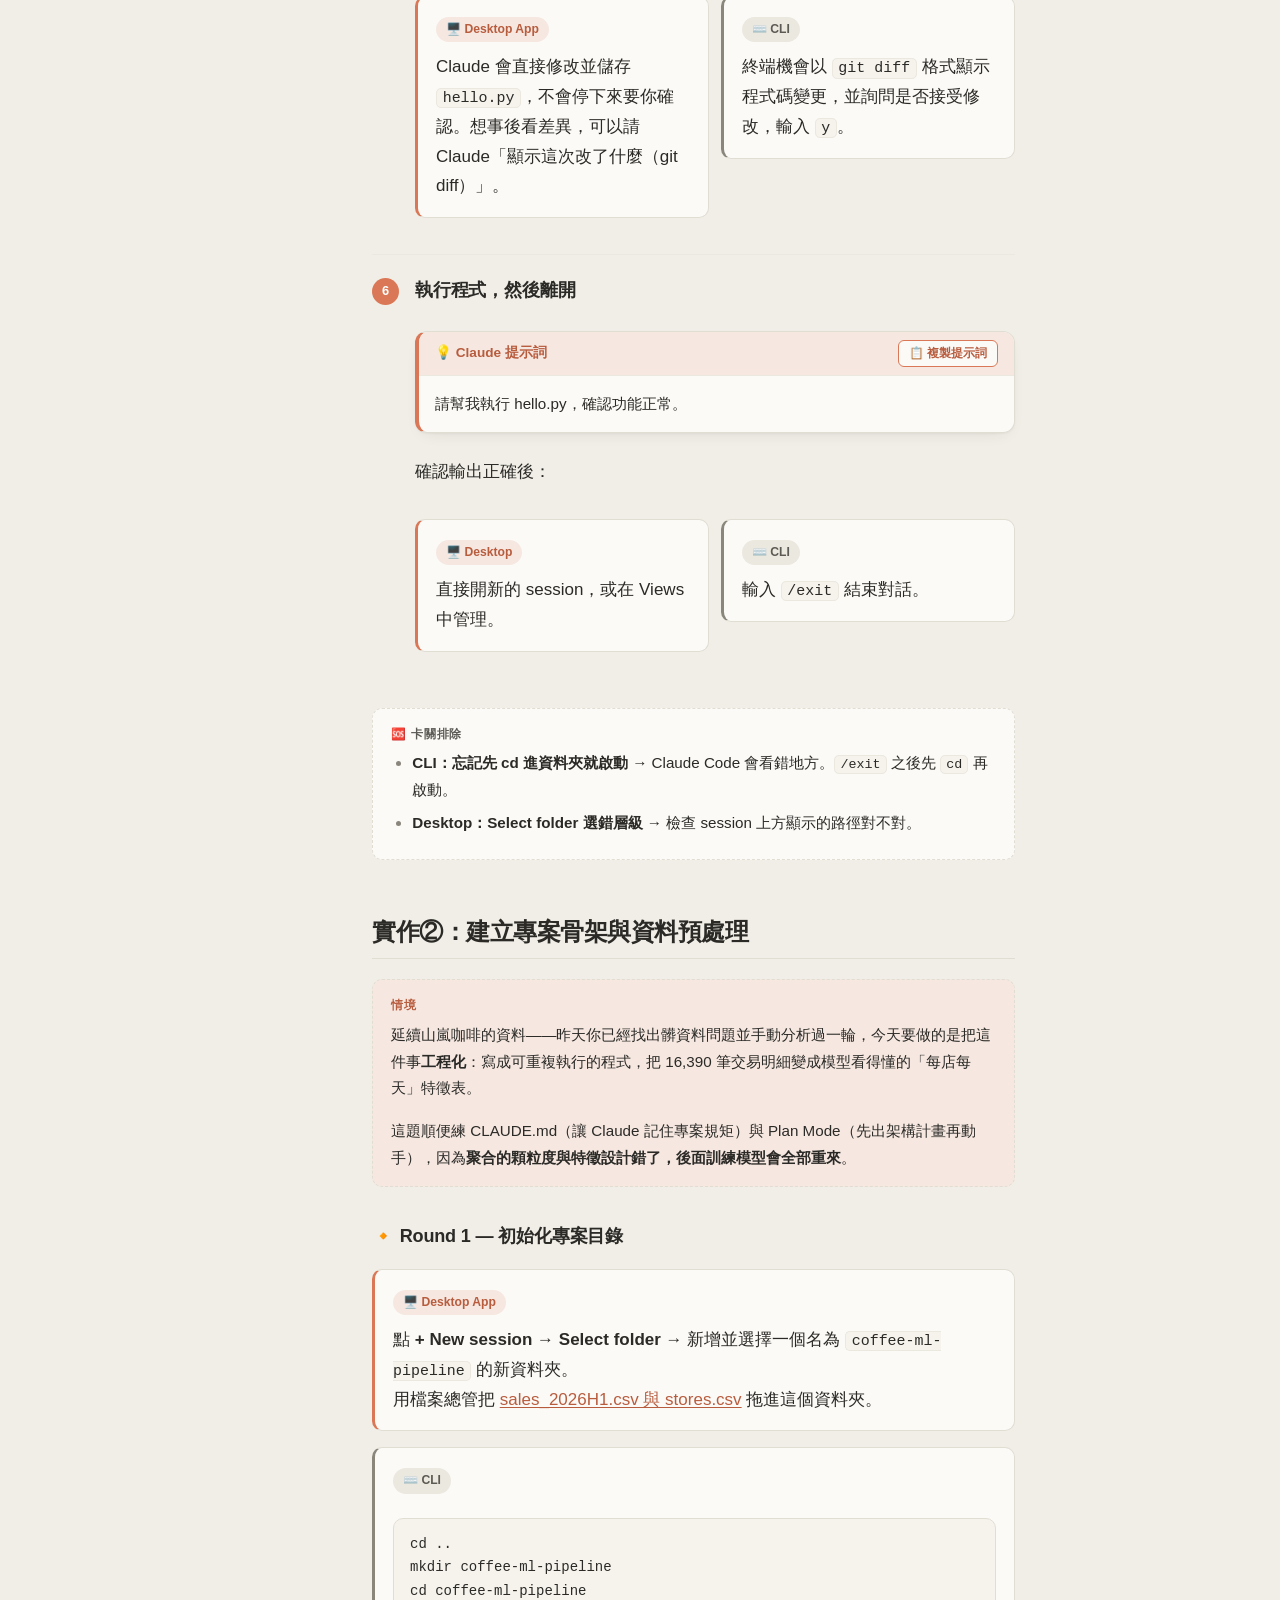
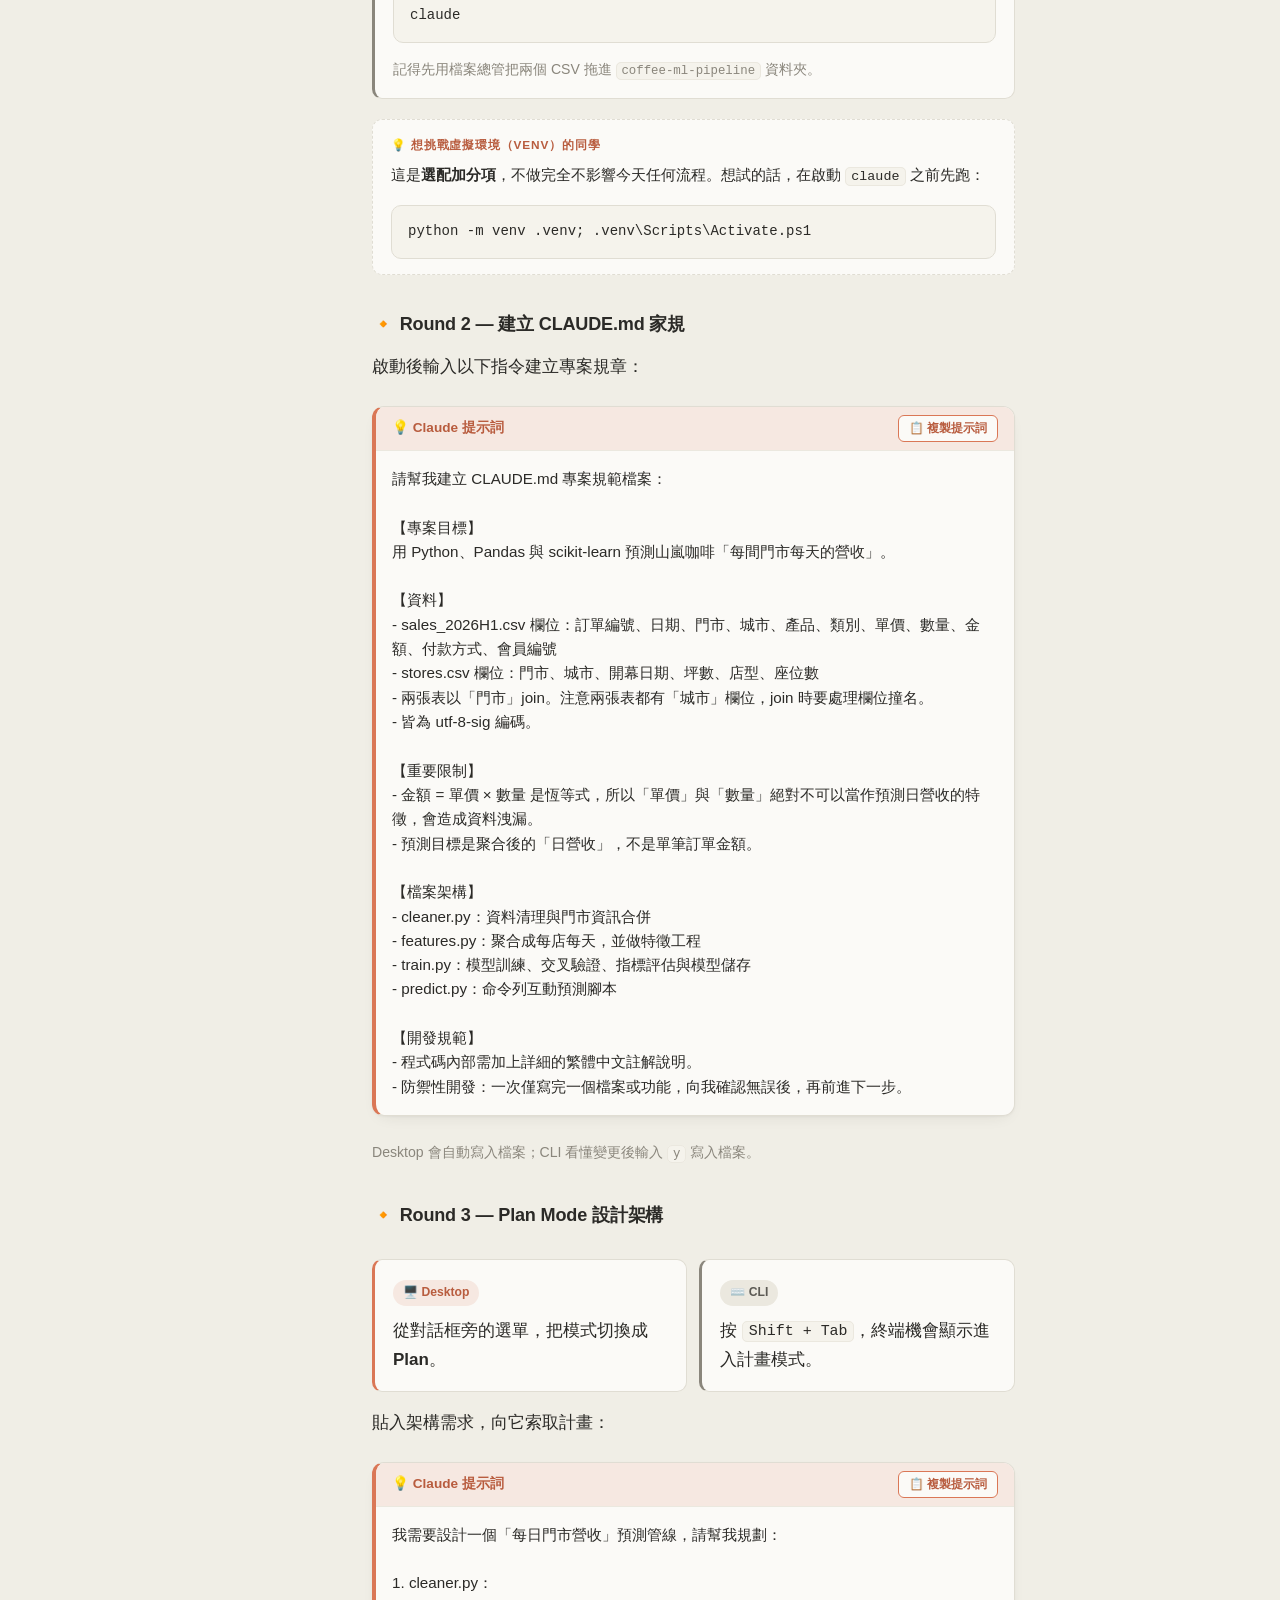
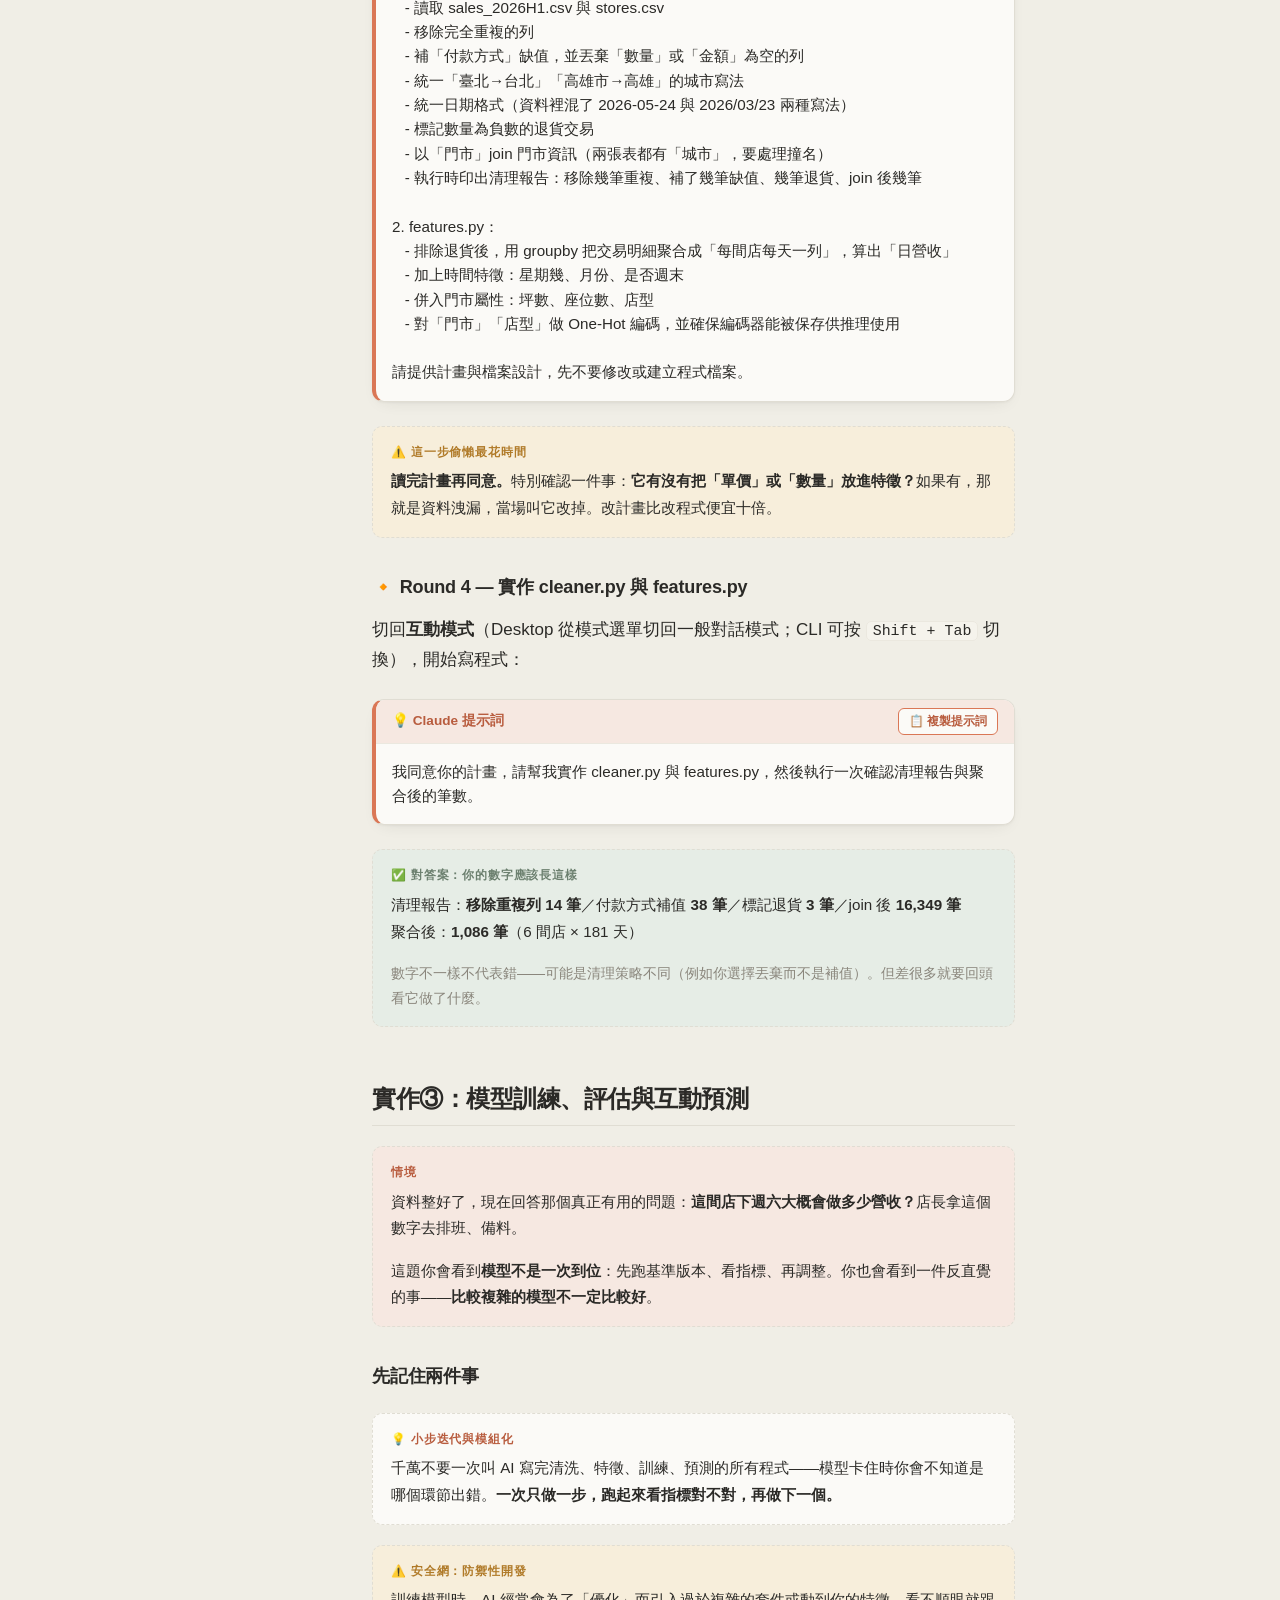
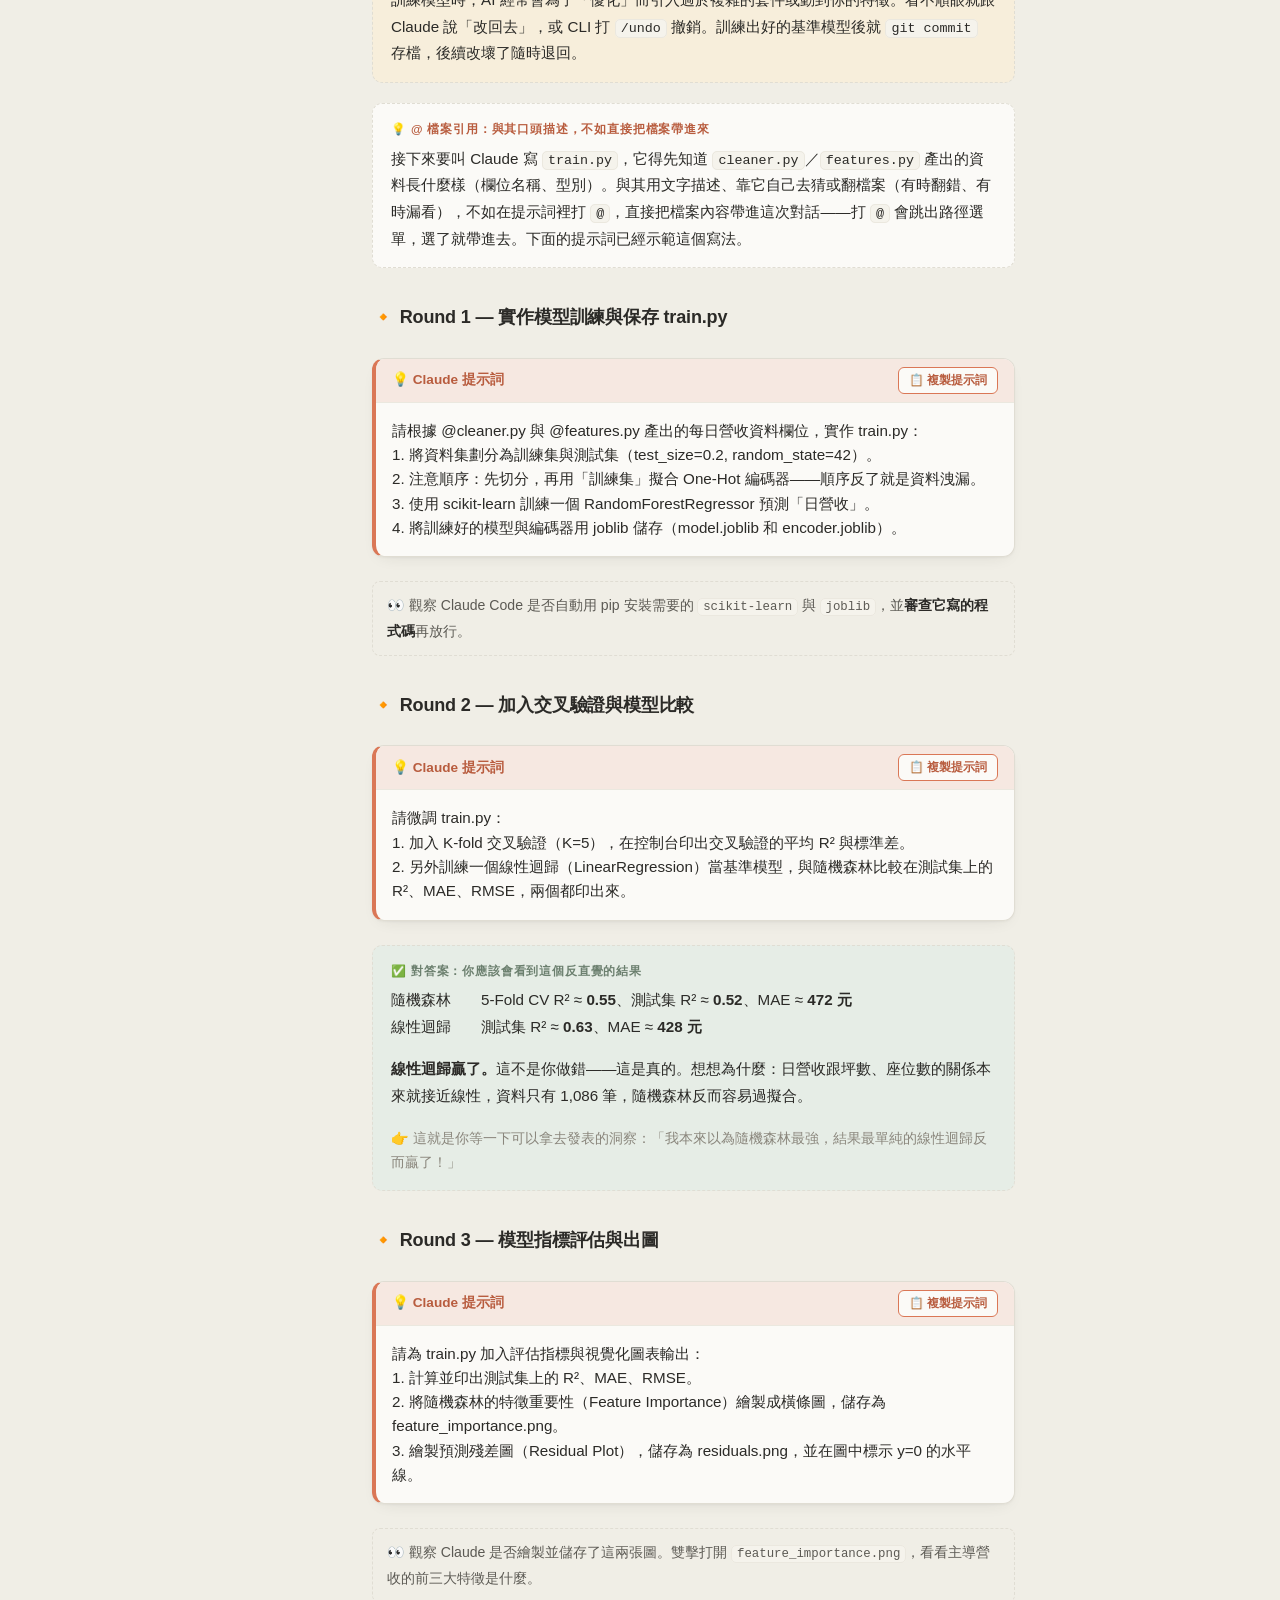
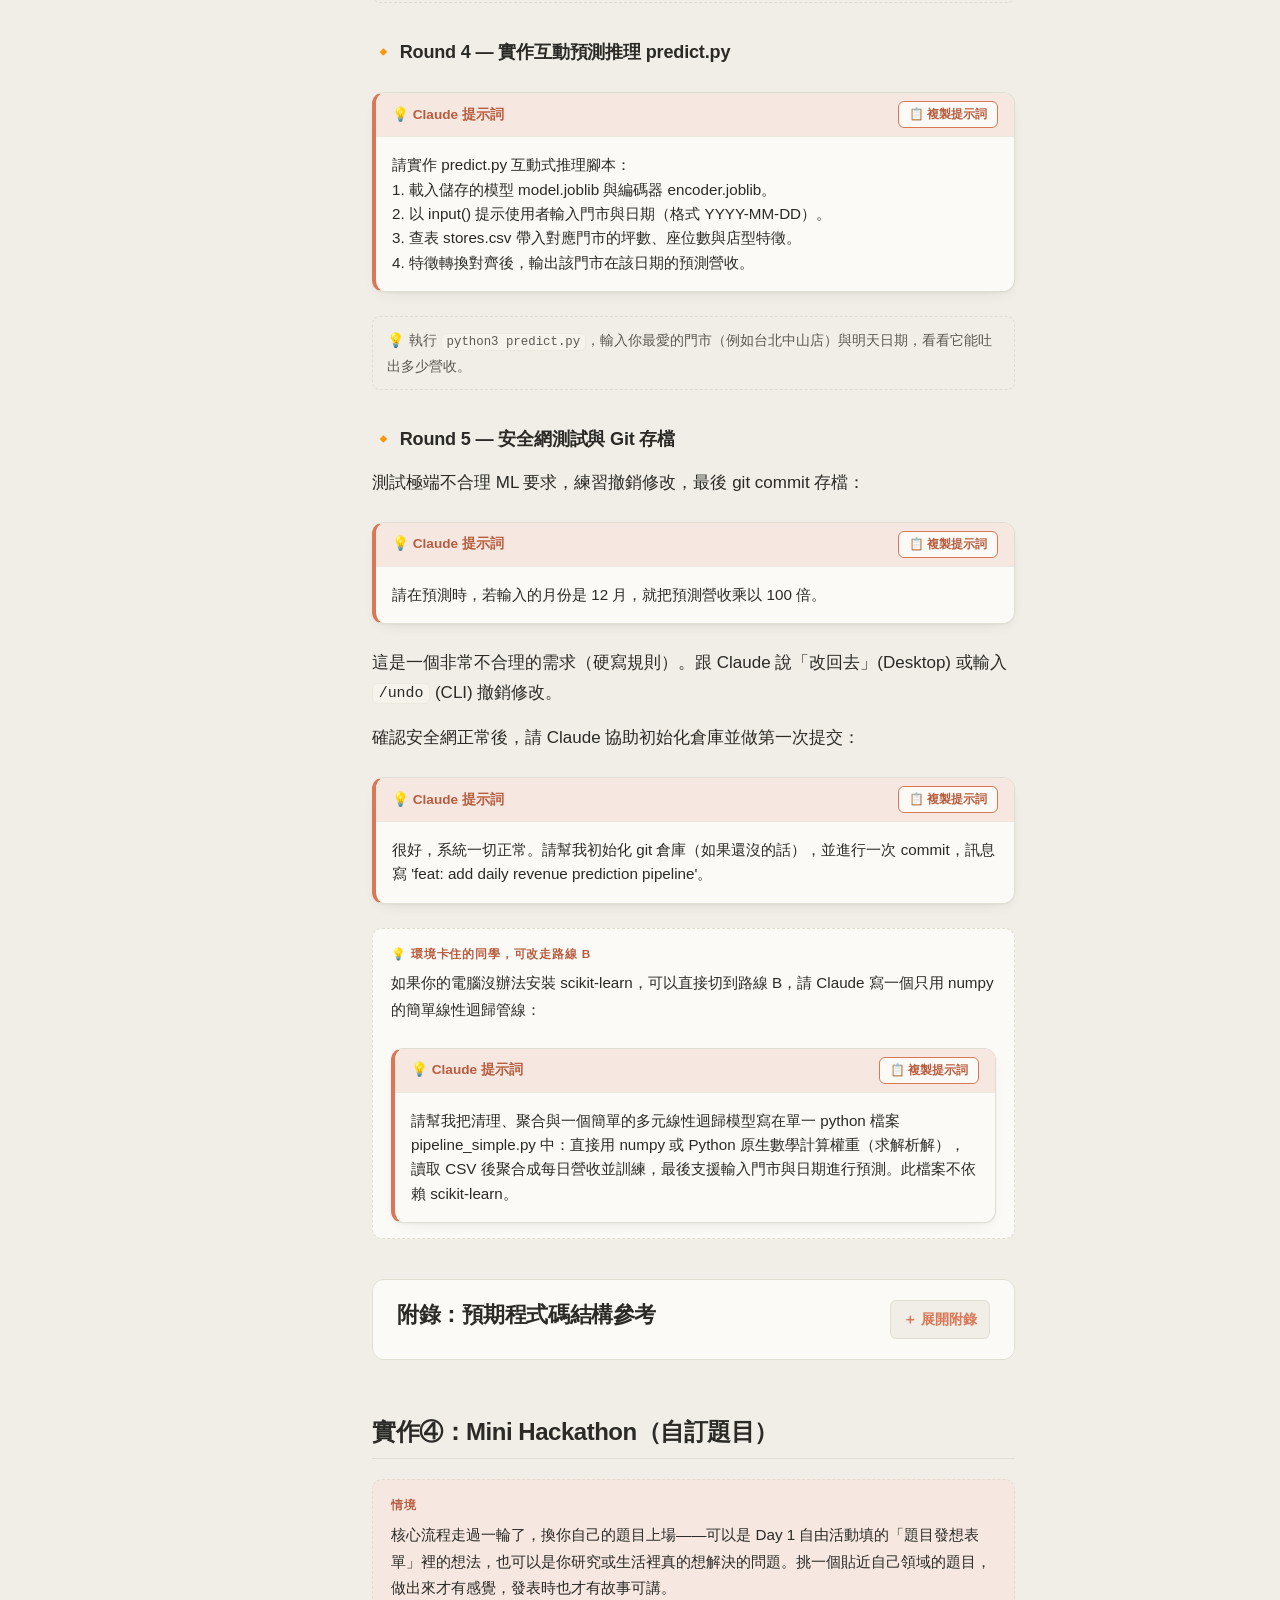
<file: day2.html>
<!DOCTYPE html>
<html lang="zh-Hant">

<head>
  <meta charset="UTF-8">
  <meta name="viewport" content="width=device-width, initial-scale=1.0">
  <title>學員講義 — Vibe Coding 工作坊 Day 2</title>
  <meta name="description" content="Day 2：用 Claude Code 建立機器學習營收預測管線。桌面 App 與終端機雙軌並列。">
  <link rel="stylesheet" href="assets/style.css">
</head>

<body>

  <header class="site-header">
    <div class="inner">
      <a class="brand" href="index.html">
        <img src="assets/bigdata_logo.png" alt="東吳資科" class="header-logo">
        <img src="assets/nlp_logo.png" alt="NLP Lab" class="header-logo">
        Vibe Coding 工作坊
        <small>7/18–19</small>
      </a>
      <nav class="site-nav">
        <a href="index.html">首頁</a>
        <a href="install.html">安裝指南</a>
        <a href="day1.html">Day 1 講義</a>
        <a href="day2.html" aria-current="page">Day 2 講義</a>
        <a href="survey.html">題目發想</a>
      </nav>
    </div>
  </header>

  <div class="wrap">
    <div class="hero">
      <span class="kicker">Day 2 ・ 7/19（日）</span>
      <h1>Claude Code 專案級開發</h1>
      <p class="lede"><strong>沒用過終端機也沒關係</strong>：桌面 App 全程用點的，不用打指令。已經裝好 CLI 或想體驗打字操作的同學，每一步都附 CLI 對照版。</p>
      <div class="meta">
        <span>🕘 09:00–12:00</span>
        <span>🖥️ 主要：Claude Desktop App</span>
        <span>⌨️ 對照：CLI 終端機</span>
      </div>
    </div>
  </div>

  <div class="page">

    <aside class="toc">
      <div class="toc-title">本頁目錄</div>
      <ul>
        <li><a href="#goals">今日目標</a></li>
        <li><a href="#selfcheck">開場自檢</a></li>
        <li><a href="#concepts">概念速記與對照表</a></li>
        <li><a href="#data">先認識資料</a></li>
        <li><a href="#task">今天要預測什麼</a></li>
        <li><a href="#pipeline">ML 管線架構</a></li>
        <li><a href="#lab1">實作①　第一次用</a></li>
        <li><a href="#lab2">實作②　專案骨架</a></li>
        <li><a href="#lab3">實作③　訓練與預測</a></li>
        <li><a href="#reference">附錄：程式碼參考</a></li>
        <li><a href="#lab4">實作④　Mini Hackathon</a></li>
        <li><a href="#checkpoint">追問檢查點</a></li>
        <li><a href="#advanced">進階地圖</a></li>
        <li><a href="#rescue">附錄：救援對照表</a></li>
      </ul>
    </aside>

    <main>

      <h2 id="goals">今日目標</h2>
      <ol>
        <li>上手 Claude Code：用它<strong>直接讀寫本機檔案、撰寫並執行機器學習程式碼</strong></li>
        <li>掌握專案級開發的四個支柱：<strong>CLAUDE.md、Plan Mode、小步迭代、安全網</strong></li>
        <li>建立並訓練一個機器學習模型管線，預測門市每日營收</li>
        <li>獨立自訂一個題目，走完完整專案迭代流程</li>
      </ol>

      <h2 id="selfcheck">開場自檢（09:00–09:10）</h2>

      <div class="os-switch" role="group" aria-label="選擇作業系統">
        <button class="os-btn" type="button" data-os="mac">🍎 macOS</button>
        <button class="os-btn" type="button" data-os="win">🪟 Windows</button>
      </div>

      <h3>🖥️ 用 Desktop App 的同學</h3>
      <span class="check-progress" data-check-progress="d2-desktop">0 / 2 項完成</span>
      <ul class="checklist" data-check-group="d2-desktop">
        <li><label><input type="checkbox" data-ck="d2-app-opens"><span>Claude Desktop 開得起來，登入成功</span></label></li>
        <li><label><input type="checkbox" data-ck="d2-code-tab"><span>點得到上方的 <strong>Code</strong> 分頁</span></label>
        </li>
      </ul>

      <h3>⌨️ 用 CLI 的同學</h3>
      <span class="check-progress" data-check-progress="d2-cli">0 / 2 項完成</span>
      <ul class="checklist" data-check-group="d2-cli">
        <li><label><input type="checkbox" data-ck="d2-cli-help"><span>終端機能執行 <code>claude --help</code></span></label>
        </li>
        <li><label><input type="checkbox" data-ck="d2-python"><span>能跑 <code>python3 --version</code></span></label>
        </li>
      </ul>

      <div class="callout rescue">
        <span class="callout-label">🆘 沒過的人</span>
        <p>先試改用另一種方式（Desktop ↔ CLI），真的不行就跟鄰座併桌共看一台——<strong>今天一定有得跟</strong>。詳細排除步驟見 <a href="install.html#faq">安裝指南
            FAQ</a>。</p>
      </div>

      <h2 id="concepts">📖 概念速記</h2>

      <ul>
        <li><strong>CLAUDE.md</strong>：放在專案資料夾根目錄，Claude Code 每次啟動對話都會先讀它。用來放專案背景、檔案結構、編碼規範與環境指令。</li>
        <li><strong>Plan Mode</strong>：規劃模式。此模式下 Claude <strong>只討論、出計畫，不修改檔案</strong>。改計畫比改程式便宜十倍，切記在動手前先對齊計畫。</li>
        <li><strong>檔案引用（@ 符號）</strong>：在對話框中打上 <strong><code>@</code></strong> 即可選取並引用特定的檔案或資料夾。這能將你希望 AI
          參考的特定文件或程式碼上下文直接餵給它，例如：<em>「參考 <code>@cleaner.py</code> 的清理風格來撰寫 <code>features.py</code>」</em>。</li>
        <li><strong>小步迭代</strong>：一次只做一個小功能，執行確認無誤後，再做下一個。</li>
        <li><strong>安全網</strong>：Desktop 會自動套用修改，看不順眼直接跟 Claude 說「改回去」，或用 Git 復原到上一個存檔點；CLI 則可隨時輸入
          <code>/undo</code> 撤銷 AI 上一次的檔案變更。</li>
        <li><strong>上下文管理（防 AI 混亂）</strong>：當對話變長，AI 會開始變慢或產生幻覺。此時可打 <strong><code>/compact</code></strong>
          壓縮並摘要歷史對話，或直接<strong>「停損重開」</strong>（Desktop 開啟 <strong>+ New Session</strong>，CLI 輸入 <code>/clear</code>
          或重啟），保持 AI 大腦清醒。</li>
      </ul>

      <h3>🛠️ 常用指令與操作對照</h3>
      <div class="table-scroll">
        <table>
          <tr>
            <th style="width:32%">動作</th>
            <th style="width:34%">🖥️ Desktop App</th>
            <th style="width:34%">⌨️ CLI 終端機</th>
          </tr>
          <tr>
            <td>切換 Plan / 互動模式</td>
            <td>輸入框旁選單點選 <strong>Plan</strong></td>
            <td><code>Shift + Tab</code></td>
          </tr>
          <tr>
            <td>檔案引用（引入上下文）</td>
            <td>打 <strong><code>@</code></strong> 選擇檔案或資料夾</td>
            <td>打 <strong><code>@</code></strong> 選擇檔案或資料夾</td>
          </tr>
          <tr>
            <td>同意變更</td>
            <td>自動套用，無需確認</td>
            <td>輸入 <code>y</code> 或 <code>Yes</code></td>
          </tr>
          <tr>
            <td>撤銷上一步修改</td>
            <td>跟 Claude 說「改回去」，或用 Git 復原</td>
            <td>輸入 <code>/undo</code></td>
          </tr>
          <tr>
            <td>壓縮歷史對話</td>
            <td>輸入 <code>/compact</code></td>
            <td>輸入 <code>/compact</code></td>
          </tr>
          <tr>
            <td>清空並開新對話</td>
            <td>點選左上角 <strong>+ New session</strong></td>
            <td>輸入 <code>/clear</code></td>
          </tr>
          <tr>
            <td>Git 存檔點</td>
            <td>請 Claude 執行</td>
            <td>請 Claude 執行，或自己打 <code>git commit</code></td>
          </tr>
          <tr>
            <td>結束對話</td>
            <td>關閉對話分頁</td>
            <td>輸入 <code>/exit</code></td>
          </tr>
        </table>
      </div>

      <!-- ============ 資料欄位 ============ -->
      <h2 id="data">先認識資料：欄位長什麼樣</h2>

      <div class="callout warn">
        <span class="callout-label">⚠️ 這張表很重要，等一下每個提示詞都會用到</span>
        <p>寫提示詞時<strong>用真實的欄位名稱</strong>。名稱講錯，Claude 寫出來的程式會在第一行就 KeyError。</p>
      </div>

      <div class="table-scroll">
        <table>
          <tr>
            <th style="width:24%">檔案</th>
            <th>欄位</th>
          </tr>
          <tr>
            <td><code>sales_2026H1.csv</code><br><span class="muted small">16,390 筆交易</span></td>
            <td>
              <code>訂單編號</code>、<code>日期</code>、<code>門市</code>、<code>城市</code>、<code>產品</code>、<code>類別</code>、<code>單價</code>、<code>數量</code>、<code>金額</code>、<code>付款方式</code>、<code>會員編號</code>
            </td>
          </tr>
          <tr>
            <td><code>stores.csv</code><br><span class="muted small">6 間門市</span></td>
            <td><code>門市</code>、<code>城市</code>、<code>開幕日期</code>、<code>坪數</code>、<code>店型</code>、<code>座位數</code></td>
          </tr>
        </table>
      </div>

      <div class="callout tip">
        <span class="callout-label">💡 三個一定要先知道的事</span>
        <ul>
          <li><strong><code>金額</code> = <code>單價</code> × <code>數量</code>，是個恆等式。</strong>而 <code>單價</code> 只是 10
            種產品的固定價目表。這件事會直接決定今天的題目怎麼設計，往下看。</li>
          <li>兩張表靠 <code>門市</code> join。<strong>兩張表都有 <code>城市</code></strong>，join 時會撞名，要處理。</li>
          <li>沒有「是不是會員」這個欄位——只有 <code>會員編號</code>，空白代表非會員。想用它就得<strong>自己推導</strong>。</li>
        </ul>
      </div>

      <!-- ============ 題目設計 ============ -->
      <h2 id="task">今天要預測什麼——以及為什麼不是「預測單筆訂單金額」</h2>

      <p>直覺上你會想：「有銷售資料，那就來預測<strong>每筆訂單的金額</strong>吧。」</p>

      <p>這個題目<strong>不成立</strong>。因為 <code>金額 = 單價 × 數量</code> 是恆等式：</p>

      <div class="table-scroll">
        <table>
          <tr>
            <th style="width:44%">如果你餵給模型的特徵</th>
            <th style="width:16%">R²</th>
            <th>結果</th>
          </tr>
          <tr>
            <td>包含 <code>單價</code> 和 <code>數量</code></td>
            <td><strong>1.0000</strong></td>
            <td>完美預測，但這是<strong>資料洩漏</strong>——你等於把答案抄給它</td>
          </tr>
          <tr>
            <td>不含 <code>單價</code>、<code>數量</code></td>
            <td><strong>-0.06</strong></td>
            <td>比直接猜平均值還爛，因為資訊真的不夠</td>
          </tr>
        </table>
      </div>

      <div class="callout warn">
        <span class="callout-label">⚠️ 這是這門課想讓你帶走的判斷力</span>
        <p>如果你叫 AI「幫我預測訂單金額」，它會很樂意照做，然後給你一個 <strong>R² = 1.0 的完美模型</strong>，還會恭喜你。<strong>它不會主動告訴你這是洩漏。</strong></p>
        <p>看到 R² 高得不像話，第一反應應該是懷疑，不是開心。</p>
      </div>

      <h3>所以今天的題目是：預測「每間店每天的營收」</h3>

      <p>把交易明細<strong>聚合</strong>成「每間店每天一列」之後，題目就成立了：</p>

      <div class="table-scroll">
        <table>
          <tr>
            <th style="width:26%">項目</th>
            <th>內容</th>
          </tr>
          <tr>
            <td><strong>預測目標</strong></td>
            <td><code>日營收</code>＝這間店這天的所有交易金額加總</td>
          </tr>
          <tr>
            <td><strong>可用特徵</strong></td>
            <td>門市、店型、坪數、座位數、星期幾、月份、是否週末</td>
          </tr>
          <tr>
            <td><strong>資料筆數</strong></td>
            <td>6 間店 × 181 天 ≈ <strong>1,086 筆</strong></td>
          </tr>
          <tr>
            <td><strong>商業意義</strong></td>
            <td>「這間店下週六大概會做多少營收？」——排班、備料真的用得上</td>
          </tr>
        </table>
      </div>

      <div class="callout tip">
        <span class="callout-label">💡 這題也接得上你昨天做的坪效分析</span>
        <p>昨天你發現坪數跟營收有關。今天你會親眼看到<strong>坪數就是特徵重要性的第一名</strong>——你昨天的直覺，今天被模型量化了。</p>
      </div>

      <!-- ============ Pipeline ============ -->
      <h2 id="pipeline">🔬 機器學習管線架構（ML Pipeline）</h2>

      <p>在研究或業界，機器學習開發很少在單一 Jupyter Notebook 裡一寫到底。為了讓程式碼可重用、可測試，我們把工作流<strong>拆成模組化的管線</strong>。今天就照這個架構做：</p>

      <div class="table-scroll">
        <svg viewBox="0 0 700 620" style="width:100%;min-width:540px;height:auto;display:block;margin:8px auto;"
          role="img" aria-label="機器學習管線流程圖：原始資料經 cleaner.py 清理、features.py 聚合與特徵工程、train.py 訓練，最後由 predict.py 預測每日營收">
          <defs>
            <marker id="ah" viewBox="0 0 10 10" refX="9" refY="5" markerWidth="6" markerHeight="6"
              orient="auto-start-reverse">
              <path d="M 0 0 L 10 5 L 0 10 z" fill="var(--ink-faint)" />
            </marker>
          </defs>
          <style>
            .bx {
              fill: var(--raised);
              stroke: var(--line);
              stroke-width: 1.5;
              rx: 9;
            }

            .bx-key {
              fill: var(--clay-wash);
              stroke: var(--clay);
              stroke-width: 2;
              rx: 9;
            }

            .bx-out {
              fill: var(--sage-wash);
              stroke: var(--sage);
              stroke-width: 1.5;
              rx: 9;
            }

            .t {
              fill: var(--ink);
              font-family: var(--sans);
              font-size: 14px;
              font-weight: 700;
            }

            .ts {
              fill: var(--ink-soft);
              font-family: var(--sans);
              font-size: 11.5px;
            }

            .tn {
              fill: var(--clay-deep);
              font-family: var(--sans);
              font-size: 11px;
              font-weight: 700;
            }

            .tm {
              fill: var(--ink-faint);
              font-family: var(--mono);
              font-size: 11px;
            }

            .ln {
              stroke: var(--ink-faint);
              stroke-width: 1.5;
              fill: none;
              marker-end: url(#ah);
            }

            .ln-d {
              stroke: var(--ink-faint);
              stroke-width: 1.3;
              fill: none;
              stroke-dasharray: 4 3;
              marker-end: url(#ah);
            }
          </style>

          <!-- 原始資料 -->
          <rect class="bx" x="185" y="8" width="300" height="50" />
          <text class="t" x="335" y="30" text-anchor="middle">原始資料</text>
          <text class="tm" x="335" y="47" text-anchor="middle">sales_2026H1.csv ＋ stores.csv</text>
          <path class="ln" d="M 335 58 L 335 90" />
          <text class="tn" x="345" y="78">16,390 筆</text>

          <!-- cleaner -->
          <rect class="bx-key" x="185" y="92" width="300" height="64" />
          <text class="t" x="335" y="115" text-anchor="middle">cleaner.py</text>
          <text class="ts" x="335" y="134" text-anchor="middle">去重、補缺值、統一台北／臺北</text>
          <text class="ts" x="335" y="149" text-anchor="middle">統一日期格式、標記退貨、join 門市</text>
          <path class="ln" d="M 335 156 L 335 190" />
          <text class="tn" x="345" y="177">16,349 筆</text>

          <!-- features -->
          <rect class="bx-key" x="185" y="192" width="300" height="64" />
          <text class="t" x="335" y="215" text-anchor="middle">features.py</text>
          <text class="ts" x="335" y="234" text-anchor="middle">聚合成「每店每天」＋ 星期幾／月份</text>
          <text class="ts" x="335" y="249" text-anchor="middle">是否週末、坪數、座位數、店型編碼</text>
          <path class="ln" d="M 335 256 L 335 292" />
          <text class="tn" x="345" y="278">1,086 筆</text>
          <!-- encoder 產出 -->
          <path class="ln" d="M 485 224 L 545 224" />
          <rect class="bx-out" x="548" y="203" width="144" height="42" />
          <text class="tm" x="620" y="221" text-anchor="middle">encoder.joblib</text>
          <text class="ts" x="620" y="237" text-anchor="middle">編碼器存檔</text>

          <!-- train -->
          <rect class="bx-key" x="185" y="294" width="300" height="64" />
          <text class="t" x="335" y="317" text-anchor="middle">train.py</text>
          <text class="ts" x="335" y="336" text-anchor="middle">切分、K-fold 交叉驗證</text>
          <text class="ts" x="335" y="351" text-anchor="middle">隨機森林 vs 線性迴歸 比較</text>
          <path class="ln" d="M 335 358 L 335 430" />
          <!-- model 產出 -->
          <path class="ln" d="M 485 312 L 545 312" />
          <rect class="bx-out" x="548" y="291" width="144" height="42" />
          <text class="tm" x="620" y="309" text-anchor="middle">model.joblib</text>
          <text class="ts" x="620" y="325" text-anchor="middle">模型存檔</text>
          <!-- 圖表產出 -->
          <path class="ln" d="M 185 336 L 150 336" />
          <rect class="bx-out" x="8" y="302" width="140" height="66" />
          <text class="ts" x="78" y="321" text-anchor="middle">R² / MAE / RMSE</text>
          <text class="tm" x="78" y="338" text-anchor="middle">feature_importance</text>
          <text class="tm" x="78" y="353" text-anchor="middle">residuals.png</text>

          <!-- predict -->
          <rect class="bx-key" x="185" y="432" width="300" height="64" />
          <text class="t" x="335" y="455" text-anchor="middle">predict.py</text>
          <text class="ts" x="335" y="474" text-anchor="middle">載入模型 ＋ 編碼器</text>
          <text class="ts" x="335" y="489" text-anchor="middle">輸入「門市 ＋ 日期」</text>
          <!-- 載入虛線 -->
          <path class="ln-d" d="M 620 245 L 620 398 L 488 398 L 488 448" />
          <path class="ln-d" d="M 620 333 L 620 398" />
          <text class="ts" x="634" y="383">載入</text>
          <path class="ln" d="M 335 496 L 335 528" />

          <!-- 輸出 -->
          <rect class="bx" x="185" y="530" width="300" height="54" />
          <text class="t" x="335" y="553" text-anchor="middle">預測這間店這天的營收</text>
          <text class="ts" x="335" y="571" text-anchor="middle">信義旗艦店・週六 → 約 3,365 元</text>
        </svg>
      </div>

      <h3>各模組的職責</h3>
      <div class="table-scroll">
        <table>
          <tr>
            <th style="width:24%">模組</th>
            <th>做什麼</th>
          </tr>
          <tr>
            <td><code>cleaner.py</code></td>
            <td>讀取兩張表，去除重複列、補缺值、統一城市寫法與日期格式、標記退貨，並 join 門市資訊</td>
          </tr>
          <tr>
            <td><code>features.py</code></td>
            <td><strong>把交易明細聚合成「每店每天一列」</strong>，加上時間特徵（星期幾、月份、是否週末）與門市屬性，並對類別欄位編碼</td>
          </tr>
          <tr>
            <td><code>train.py</code></td>
            <td>切分訓練／測試集，交叉驗證評估泛化能力，比較兩種模型，輸出效能圖表並保存模型</td>
          </tr>
          <tr>
            <td><code>predict.py</code></td>
            <td>載入訓練好的模型與編碼器，輸入門市與日期，即時預測當日營收</td>
          </tr>
        </table>
      </div>

      <!-- ============ 實作 1 ============ -->
      <h2 id="lab1">實作①（信心題）：第一次用 Claude Code</h2>

      <div class="callout scenario">
        <span class="callout-label">情境</span>
        <p>昨天 AI 做出來的東西，只存在瀏覽器裡的預覽視窗，你沒辦法帶著走、也接不上其他程式。</p>
        <p>這題的重點是體驗這個差異：<strong>Claude Code 直接讀寫你電腦上的檔案、真的執行程式</strong>——做出來的 <code>hello.py</code>
          是躺在你硬碟裡的真檔案。這是今天所有工作的基礎。</p>
      </div>

      <p><strong>目標</strong>：在電腦裡用 Claude Code 建立一個 <code>hello.py</code> 並成功執行。</p>

      <div class="callout tip">
        <span class="callout-label">💡 關於 Git 整合的說明</span>
        <p><strong>系統必須安裝 Git</strong> 才能啟動 Claude Desktop 的 Code 本地工作階段。但當你選取資料夾開啟新 Session 時，<strong>Claude 並不會自動執行
            <code>git init</code></strong>。該資料夾預設僅是一般資料夾，直到你手動或要求 Claude 協助執行 <code>git init</code>（我們會在實作的後續章節實際練習 Git
          存檔）。</p>
      </div>

      <div class="step">
        <div class="step-num">1</div>
        <div class="step-body">
          <h3>建立資料夾並初始化 Git</h3>
          <div class="track desktop">
            <span class="track-label">🖥️ Desktop App</span>
            <p>1. 點 <strong>+ New session</strong> → 點 <strong>Select folder</strong> → 新增並選擇一個名為
              <code>hello-claude</code> 的新資料夾。
            </p>
            <p>2. 在對話框輸入第一個指令以初始化 Git 倉庫：</p>
            <pre class="prompt"><code>請幫我在此資料夾初始化 git 倉庫。</code></pre>
            <p>對話完後，點擊授權提示（Allow）予以執行。</p>
          </div>
          <div class="track cli">
            <span class="track-label">⌨️ CLI</span>
            <p>在終端機中建立資料夾、初始化 Git 並啟動 Claude Code：</p>
            <pre><code>mkdir hello-claude
cd hello-claude
git init
claude</code></pre>
          </div>
        </div>
      </div>

      <div class="step">
        <div class="step-num">2</div>
        <div class="step-body">
          <h3>建立第一個檔案</h3>
          <p>在對話框輸入：</p>
          <pre class="prompt"><code>請幫我建立一個 hello.py，裡面用 Python 輸出 'Hello, Claude Code!'，並寫一個簡單的計時器函數。</code></pre>
        </div>
      </div>

      <div class="step">
        <div class="step-num">3</div>
        <div class="step-body">
          <h3>看懂變更</h3>
          <div class="track desktop">
            <span class="track-label">🖥️ Desktop App</span>
            <p>Claude 會直接建立檔案並寫入，不會停下來要你確認。</p>
          </div>
          <div class="track cli">
            <span class="track-label">⌨️ CLI</span>
            <p>終端機會以 <code>git diff</code> 格式顯示程式碼變更（綠色開頭表示新增），並詢問是否允許建立檔案，輸入 <code>y</code>。</p>
          </div>
          <div class="callout warn">
            <span class="callout-label">⚠️ 不要看都不看就往下做</span>
            <p>養成習慣：<strong>檔案寫好後，花點時間打開來看一遍內容</strong>（Desktop 是自動寫入的，更需要事後檢查；CLI 記得先讀懂 diff 再按 y）。這是今天最重要的肌肉記憶。</p>
          </div>
        </div>
      </div>

      <div class="step">
        <div class="step-num">4</div>
        <div class="step-body">
          <h3>確認檔案真的在你電腦裡</h3>
          <p>打開檔案總管（Mac 是 Finder、Windows 是檔案總管），確認 <code>hello-claude</code> 資料夾下真的出現了 <code>hello.py</code>。</p>
          <div class="expect">🎉 <b>看到檔案真的在硬碟裡的那一刻</b>，你就跨過門檻了——這跟昨天的預覽視窗完全不一樣。</div>
          <div class="callout rescue" style="margin-top: 10px; padding: 10px 14px;">
            <span class="callout-label">🆘 沒看到檔案？</span>
            <p>CLI 的話，請確認在 Step 3 時輸入了 <code>y</code> 允許建立檔案；如果拒絕了，檔案就不會寫入電腦。此外，請確認打開的資料夾與 Claude Desktop App／終端機所在的
              <code>hello-claude</code> 資料夾路徑完全一致。</p>
          </div>
        </div>
      </div>

      <div class="step">
        <div class="step-num">5</div>
        <div class="step-body">
          <h3>修改既有程式</h3>
          <p>既然 <code>hello.py</code> 已經存在於 Git 倉庫中，我們現在對它進行修改。請輸入指令：</p>
          <pre class="prompt"><code>請修改 hello.py：在輸出的 'Hello, Claude Code!' 下方，增加輸出目前的日期與時間。</code></pre>
          <div class="track-pair">
            <div class="track desktop">
              <span class="track-label">🖥️ Desktop App</span>
              <p>Claude 會直接修改並儲存 <code>hello.py</code>，不會停下來要你確認。想事後看差異，可以請 Claude「顯示這次改了什麼（git diff）」。</p>
            </div>
            <div class="track cli">
              <span class="track-label">⌨️ CLI</span>
              <p>終端機會以 <code>git diff</code> 格式顯示程式碼變更，並詢問是否接受修改，輸入 <code>y</code>。</p>
            </div>
          </div>
        </div>
      </div>

      <div class="step">
        <div class="step-num">6</div>
        <div class="step-body">
          <h3>執行程式，然後離開</h3>
          <pre class="prompt"><code>請幫我執行 hello.py，確認功能正常。</code></pre>
          <p>確認輸出正確後：</p>
          <div class="track-pair">
            <div class="track desktop">
              <span class="track-label">🖥️ Desktop</span>
              <p>直接開新的 session，或在 Views 中管理。</p>
            </div>
            <div class="track cli">
              <span class="track-label">⌨️ CLI</span>
              <p>輸入 <code>/exit</code> 結束對話。</p>
            </div>
          </div>
        </div>
      </div>

      <div class="callout rescue">
        <span class="callout-label">🆘 卡關排除</span>
        <ul>
          <li><strong>CLI：忘記先 cd 進資料夾就啟動</strong> → Claude Code 會看錯地方。<code>/exit</code> 之後先 <code>cd</code> 再啟動。</li>
          <li><strong>Desktop：Select folder 選錯層級</strong> → 檢查 session 上方顯示的路徑對不對。</li>
        </ul>
      </div>

      <!-- ============ 實作 2 ============ -->
      <h2 id="lab2">實作②：建立專案骨架與資料預處理</h2>

      <div class="callout scenario">
        <span class="callout-label">情境</span>
        <p>延續山嵐咖啡的資料——昨天你已經找出髒資料問題並手動分析過一輪，今天要做的是把這件事<strong>工程化</strong>：寫成可重複執行的程式，把 16,390 筆交易明細變成模型看得懂的「每店每天」特徵表。
        </p>
        <p>這題順便練 CLAUDE.md（讓 Claude 記住專案規矩）與 Plan Mode（先出架構計畫再動手），因為<strong>聚合的顆粒度與特徵設計錯了，後面訓練模型會全部重來</strong>。</p>
      </div>

      <h3>🔸 Round 1 — 初始化專案目錄</h3>

      <div class="track desktop">
        <span class="track-label">🖥️ Desktop App</span>
        <p>點 <strong>+ New session</strong> → <strong>Select folder</strong> → 新增並選擇一個名為 <code>coffee-ml-pipeline</code>
          的新資料夾。<br>用檔案總管把 <a href="data/">sales_2026H1.csv 與 stores.csv</a> 拖進這個資料夾。</p>
      </div>
      <div class="track cli">
        <span class="track-label">⌨️ CLI</span>
        <pre><code>cd ..
mkdir coffee-ml-pipeline
cd coffee-ml-pipeline
claude</code></pre>
        <p class="muted small">記得先用檔案總管把兩個 CSV 拖進 <code>coffee-ml-pipeline</code> 資料夾。</p>
      </div>

      <div class="callout tip">
        <span class="callout-label">💡 想挑戰虛擬環境（venv）的同學</span>
        <p>這是<strong>選配加分項</strong>，不做完全不影響今天任何流程。想試的話，在啟動 <code>claude</code> 之前先跑：</p>
        <pre><code><span class="os-line mac">python3 -m venv .venv && source .venv/bin/activate</span><span class="os-line win">python -m venv .venv; .venv\Scripts\Activate.ps1</span></code></pre>
      </div>

      <h3>🔸 Round 2 — 建立 CLAUDE.md 家規</h3>
      <p>啟動後輸入以下指令建立專案規章：</p>
      <pre class="prompt"><code>請幫我建立 CLAUDE.md 專案規範檔案：

【專案目標】
用 Python、Pandas 與 scikit-learn 預測山嵐咖啡「每間門市每天的營收」。

【資料】
- sales_2026H1.csv 欄位：訂單編號、日期、門市、城市、產品、類別、單價、數量、金額、付款方式、會員編號
- stores.csv 欄位：門市、城市、開幕日期、坪數、店型、座位數
- 兩張表以「門市」join。注意兩張表都有「城市」欄位，join 時要處理欄位撞名。
- 皆為 utf-8-sig 編碼。

【重要限制】
- 金額 = 單價 × 數量 是恆等式，所以「單價」與「數量」絕對不可以當作預測日營收的特徵，會造成資料洩漏。
- 預測目標是聚合後的「日營收」，不是單筆訂單金額。

【檔案架構】
- cleaner.py：資料清理與門市資訊合併
- features.py：聚合成每店每天，並做特徵工程
- train.py：模型訓練、交叉驗證、指標評估與模型儲存
- predict.py：命令列互動預測腳本

【開發規範】
- 程式碼內部需加上詳細的繁體中文註解說明。
- 防禦性開發：一次僅寫完一個檔案或功能，向我確認無誤後，再前進下一步。</code></pre>
      <p class="muted small">Desktop 會自動寫入檔案；CLI 看懂變更後輸入 <code>y</code> 寫入檔案。</p>

      <h3>🔸 Round 3 — Plan Mode 設計架構</h3>

      <div class="track-pair">
        <div class="track desktop">
          <span class="track-label">🖥️ Desktop</span>
          <p>從對話框旁的選單，把模式切換成 <strong>Plan</strong>。</p>
        </div>
        <div class="track cli">
          <span class="track-label">⌨️ CLI</span>
          <p>按 <code>Shift + Tab</code>，終端機會顯示進入計畫模式。</p>
        </div>
      </div>

      <p>貼入架構需求，向它索取計畫：</p>
      <pre class="prompt"><code>我需要設計一個「每日門市營收」預測管線，請幫我規劃：

1. cleaner.py：
   - 讀取 sales_2026H1.csv 與 stores.csv
   - 移除完全重複的列
   - 補「付款方式」缺值，並丟棄「數量」或「金額」為空的列
   - 統一「臺北→台北」「高雄市→高雄」的城市寫法
   - 統一日期格式（資料裡混了 2026-05-24 與 2026/03/23 兩種寫法）
   - 標記數量為負數的退貨交易
   - 以「門市」join 門市資訊（兩張表都有「城市」，要處理撞名）
   - 執行時印出清理報告：移除幾筆重複、補了幾筆缺值、幾筆退貨、join 後幾筆

2. features.py：
   - 排除退貨後，用 groupby 把交易明細聚合成「每間店每天一列」，算出「日營收」
   - 加上時間特徵：星期幾、月份、是否週末
   - 併入門市屬性：坪數、座位數、店型
   - 對「門市」「店型」做 One-Hot 編碼，並確保編碼器能被保存供推理使用

請提供計畫與檔案設計，先不要修改或建立程式檔案。</code></pre>

      <div class="callout warn">
        <span class="callout-label">⚠️ 這一步偷懶最花時間</span>
        <p><strong>讀完計畫再同意。</strong>特別確認一件事：<strong>它有沒有把「單價」或「數量」放進特徵？</strong>如果有，那就是資料洩漏，當場叫它改掉。改計畫比改程式便宜十倍。</p>
      </div>

      <h3>🔸 Round 4 — 實作 cleaner.py 與 features.py</h3>
      <p>切回<strong>互動模式</strong>（Desktop 從模式選單切回一般對話模式；CLI 可按 <code>Shift + Tab</code> 切換），開始寫程式：
      </p>
      <pre class="prompt"><code>我同意你的計畫，請幫我實作 cleaner.py 與 features.py，然後執行一次確認清理報告與聚合後的筆數。</code></pre>

      <div class="callout confirm">
        <span class="callout-label">✅ 對答案：你的數字應該長這樣</span>
        <p>清理報告：<strong>移除重複列 14 筆</strong>／付款方式補值 <strong>38 筆</strong>／標記退貨 <strong>3 筆</strong>／join 後 <strong>16,349
            筆</strong><br>
          聚合後：<strong>1,086 筆</strong>（6 間店 × 181 天）</p>
        <p class="small muted">數字不一樣不代表錯——可能是清理策略不同（例如你選擇丟棄而不是補值）。但差很多就要回頭看它做了什麼。</p>
      </div>

      <!-- ============ 實作 3 ============ -->
      <h2 id="lab3">實作③：模型訓練、評估與互動預測</h2>

      <div class="callout scenario">
        <span class="callout-label">情境</span>
        <p>資料整好了，現在回答那個真正有用的問題：<strong>這間店下週六大概會做多少營收？</strong>店長拿這個數字去排班、備料。</p>
        <p>這題你會看到<strong>模型不是一次到位</strong>：先跑基準版本、看指標、再調整。你也會看到一件反直覺的事——<strong>比較複雜的模型不一定比較好</strong>。</p>
      </div>

      <h3>先記住兩件事</h3>
      <div class="callout tip">
        <span class="callout-label">💡 小步迭代與模組化</span>
        <p>千萬不要一次叫 AI 寫完清洗、特徵、訓練、預測的所有程式——模型卡住時你會不知道是哪個環節出錯。<strong>一次只做一步，跑起來看指標對不對，再做下一個。</strong></p>
      </div>
      <div class="callout warn">
        <span class="callout-label">⚠️ 安全網：防禦性開發</span>
        <p>訓練模型時，AI 經常會為了「優化」而引入過於複雜的套件或動到你的特徵。看不順眼就跟 Claude 說「改回去」，或 CLI 打
          <code>/undo</code> 撤銷。訓練出好的基準模型後就 <code>git commit</code> 存檔，後續改壞了隨時退回。
        </p>
      </div>

      <div class="callout tip">
        <span class="callout-label">💡 @ 檔案引用：與其口頭描述，不如直接把檔案帶進來</span>
        <p>接下來要叫 Claude 寫 <code>train.py</code>，它得先知道 <code>cleaner.py</code>／<code>features.py</code> 產出的資料長什麼樣（欄位名稱、型別）。與其用文字描述、靠它自己去猜或翻檔案（有時翻錯、有時漏看），不如在提示詞裡打 <code>@</code>，直接把檔案內容帶進這次對話——打 <code>@</code> 會跳出路徑選單，選了就帶進去。下面的提示詞已經示範這個寫法。</p>
      </div>

      <h3>🔸 Round 1 — 實作模型訓練與保存 train.py</h3>
      <pre class="prompt"><code>請根據 @cleaner.py 與 @features.py 產出的每日營收資料欄位，實作 train.py：
1. 將資料集劃分為訓練集與測試集（test_size=0.2, random_state=42）。
2. 注意順序：先切分，再用「訓練集」擬合 One-Hot 編碼器——順序反了就是資料洩漏。
3. 使用 scikit-learn 訓練一個 RandomForestRegressor 預測「日營收」。
4. 將訓練好的模型與編碼器用 joblib 儲存（model.joblib 和 encoder.joblib）。</code></pre>
      <div class="expect">👀 觀察 Claude Code 是否自動用 pip 安裝需要的 <code>scikit-learn</code> 與
        <code>joblib</code>，並<b>審查它寫的程式碼</b>再放行。
      </div>

      <h3>🔸 Round 2 — 加入交叉驗證與模型比較</h3>
      <pre class="prompt"><code>請微調 train.py：
1. 加入 K-fold 交叉驗證（K=5），在控制台印出交叉驗證的平均 R² 與標準差。
2. 另外訓練一個線性迴歸（LinearRegression）當基準模型，與隨機森林比較在測試集上的 R²、MAE、RMSE，兩個都印出來。</code></pre>

      <div class="callout confirm">
        <span class="callout-label">✅ 對答案：你應該會看到這個反直覺的結果</span>
        <p>隨機森林　　5-Fold CV R² ≈ <strong>0.55</strong>、測試集 R² ≈ <strong>0.52</strong>、MAE ≈ <strong>472 元</strong><br>
          線性迴歸　　測試集 R² ≈ <strong>0.63</strong>、MAE ≈ <strong>428 元</strong></p>
        <p><strong>線性迴歸贏了。</strong>這不是你做錯——這是真的。想想為什麼：日營收跟坪數、座位數的關係本來就接近線性，資料只有 1,086 筆，隨機森林反而容易過擬合。</p>
        <p class="small muted">👉 這就是你等一下可以拿去發表的洞察：「我本來以為隨機森林最強，結果最單純的線性迴歸反而贏了！」</p>
      </div>

      <h3>🔸 Round 3 — 模型指標評估與出圖</h3>
      <pre class="prompt"><code>請為 train.py 加入評估指標與視覺化圖表輸出：
1. 計算並印出測試集上的 R²、MAE、RMSE。
2. 將隨機森林的特徵重要性（Feature Importance）繪製成橫條圖，儲存為 feature_importance.png。
3. 繪製預測殘差圖（Residual Plot），儲存為 residuals.png，並在圖中標示 y=0 的水平線。</code></pre>
      <div class="expect">👀 觀察 Claude 是否繪製並儲存了這兩張圖。雙擊打開 <code>feature_importance.png</code>，看看主導營收的前三大特徵是什麼。</div>

      <h3>🔸 Round 4 — 實作互動預測推理 predict.py</h3>
      <pre class="prompt"><code>請實作 predict.py 互動式推理腳本：
1. 載入儲存的模型 model.joblib 與編碼器 encoder.joblib。
2. 以 input() 提示使用者輸入門市與日期（格式 YYYY-MM-DD）。
3. 查表 stores.csv 帶入對應門市的坪數、座位數與店型特徵。
4. 特徵轉換對齊後，輸出該門市在該日期的預測營收。</code></pre>
      <div class="expect">💡 執行 <code>python3 predict.py</code>，輸入你最愛的門市（例如台北中山店）與明天日期，看看它能吐出多少營收。</div>

      <h3>🔸 Round 5 — 安全網測試與 Git 存檔</h3>
      <p>測試極端不合理 ML 要求，練習撤銷修改，最後 git commit 存檔：</p>
      <pre class="prompt"><code>請在預測時，若輸入的月份是 12 月，就把預測營收乘以 100 倍。</code></pre>
      <p>這是一個非常不合理的需求（硬寫規則）。跟 Claude 說「改回去」(Desktop) 或輸入 <code>/undo</code> (CLI) 撤銷修改。</p>
      <p>確認安全網正常後，請 Claude 協助初始化倉庫並做第一次提交：</p>
      <pre
        class="prompt"><code>很好，系統一切正常。請幫我初始化 git 倉庫（如果還沒的話），並進行一次 commit，訊息寫 'feat: add daily revenue prediction pipeline'。</code></pre>

      <div class="callout tip">
        <span class="callout-label">💡 環境卡住的同學，可改走路線 B</span>
        <p>如果你的電腦沒辦法安裝 scikit-learn，可以直接切到路線 B，請 Claude 寫一個只用 numpy 的簡單線性迴歸管線：</p>
        <pre
          class="prompt"><code>請幫我把清理、聚合與一個簡單的多元線性迴歸模型寫在單一 python 檔案 pipeline_simple.py 中：直接用 numpy 或 Python 原生數學計算權重（求解析解），讀取 CSV 後聚合成每日營收並訓練，最後支援輸入門市與日期進行預測。此檔案不依賴 scikit-learn。</code></pre>
      </div>

      <!-- ============ 程式碼參考 ============ -->
      <details class="appendix-card">
        <summary>
          <h2 id="reference">附錄：預期程式碼結構參考</h2>
        </summary>
        <div class="appendix-content">
          <h3><code>cleaner.py</code>——清理與合併</h3>
          <pre><code>import pandas as pd

def clean_data(sales_path, stores_path):
    # 1. 讀取資料（utf-8-sig 才不會讓第一個欄位名帶 BOM）
    df_sales = pd.read_csv(sales_path, encoding='utf-8-sig')
    df_stores = pd.read_csv(stores_path, encoding='utf-8-sig')
    n0 = len(df_sales)

    # 2. 移除完全重複的列
    df_sales = df_sales.drop_duplicates()
    n_dup = n0 - len(df_sales)

    # 3. 補缺值：付款方式補「未註記」；數量或金額為空的直接丟棄
    n_na_pay = df_sales['付款方式'].isna().sum()
    df_sales['付款方式'] = df_sales['付款方式'].fillna('未註記')
    df_sales = df_sales.dropna(subset=['數量', '金額'])

    # 4. 統一城市寫法（台北／臺北、高雄／高雄市）
    city_map = {'臺北': '台北', '高雄市': '高雄'}
    df_sales['城市'] = df_sales['城市'].replace(city_map)
    df_stores['城市'] = df_stores['城市'].replace(city_map)

    # 5. 統一日期格式（資料裡混了 2026-05-24 與 2026/03/23 兩種寫法）
    df_sales['日期'] = pd.to_datetime(df_sales['日期'], format='mixed')

    # 6. 標記退貨（數量為負數）
    df_sales['是否退貨'] = df_sales['數量'] &lt; 0

    # 7. 以「門市」join；兩張表都有「城市」，用 suffixes 避免撞名
    df = pd.merge(df_sales, df_stores, on='門市', how='left', suffixes=('', '_門市'))

    print(f"清理報告：移除重複列 {n_dup} 筆／付款方式補值 {n_na_pay} 筆／"
          f"標記退貨 {df['是否退貨'].sum()} 筆／join 後 {len(df)} 筆")
    return df</code></pre>

          <h3><code>features.py</code>——聚合與特徵工程</h3>
          <pre><code>import pandas as pd
from sklearn.preprocessing import OneHotEncoder
import joblib

CATEGORICAL = ['門市', '店型']
NUMERIC = ['坪數', '座位數', '星期幾', '月份', '是否週末']

def build_daily(df):
    """把交易明細聚合成「每間店每天一列」。"""
    df = df[~df['是否退貨']]          # 訓練時不算退貨

    daily = (df.groupby(['門市', '日期'])
               .agg(日營收=('金額', 'sum'))
               .reset_index())

    # 門市屬性（每間店固定，取第一筆即可）
    attr = df.groupby('門市')[['坪數', '座位數', '店型']].first().reset_index()
    daily = daily.merge(attr, on='門市', how='left')

    return add_time_features(daily)

def add_time_features(daily):
    """從日期長出時間特徵。predict.py 也會用到，所以獨立成一個函式。"""
    daily = daily.copy()
    daily['日期'] = pd.to_datetime(daily['日期'])
    daily['星期幾'] = daily['日期'].dt.dayofweek      # 0=週一, 6=週日
    daily['月份'] = daily['日期'].dt.month
    daily['是否週末'] = (daily['星期幾'] &gt;= 5).astype(int)
    return daily

class FeaturePipeline:
    def __init__(self):
        self.encoder = OneHotEncoder(handle_unknown='ignore', sparse_output=False)

    def fit(self, daily):
        # 只在訓練集上擬合編碼器，防止資料洩漏
        self.encoder.fit(daily[CATEGORICAL])

    def transform(self, daily):
        arr = self.encoder.transform(daily[CATEGORICAL])
        cols = self.encoder.get_feature_names_out(CATEGORICAL)
        encoded = pd.DataFrame(arr, columns=cols, index=daily.index)
        return pd.concat([encoded, daily[NUMERIC]], axis=1)

    def save(self, path):
        joblib.dump(self.encoder, path)

    def load(self, path):
        self.encoder = joblib.load(path)</code></pre>

          <div class="callout warn">
            <span class="callout-label">⚠️ 注意特徵清單裡沒有「單價」「數量」「訂單數」</span>
            <p>前兩個是恆等式的組成，放進去等於抄答案。<code>訂單數</code> 則是另一種洩漏——<strong>你預測明天營收時，並不知道明天會有幾筆訂單。</strong></p>
          </div>

          <h3><code>train.py</code>——訓練、交叉驗證與評估</h3>
          <pre><code>import numpy as np
import pandas as pd
import matplotlib
matplotlib.use('Agg')
import matplotlib.pyplot as plt
from sklearn.model_selection import train_test_split, KFold, cross_val_score
from sklearn.ensemble import RandomForestRegressor
from sklearn.linear_model import LinearRegression
from sklearn.metrics import r2_score, mean_absolute_error, mean_squared_error
import joblib
from cleaner import clean_data
from features import build_daily, FeaturePipeline

# 1. 讀取、清理、聚合成每日營收
df = clean_data('sales_2026H1.csv', 'stores.csv')
daily = build_daily(df)
print(f"聚合後：{len(daily)} 筆（每間店每天一列）")

# 2. 先切分，再擬合編碼器 — 順序反了就是資料洩漏
y = daily['日營收']
train_raw, test_raw, y_train, y_test = train_test_split(
    daily, y, test_size=0.2, random_state=42
)

# 3. 只用訓練集擬合特徵處理器
pipeline = FeaturePipeline()
pipeline.fit(train_raw)
X_train = pipeline.transform(train_raw)
X_test = pipeline.transform(test_raw)

# 4. K-Fold 交叉驗證
rf = RandomForestRegressor(n_estimators=100, max_depth=10, random_state=42)
kf = KFold(n_splits=5, shuffle=True, random_state=42)
cv = cross_val_score(rf, X_train, y_train, cv=kf, scoring='r2')
print(f"隨機森林 5-Fold CV R2: {np.mean(cv):.4f} (std: {np.std(cv):.4f})")

# 5. 訓練並與線性迴歸基準比較
rf.fit(X_train, y_train)
lr = LinearRegression().fit(X_train, y_train)

for name, model in [('隨機森林', rf), ('線性迴歸(基準)', lr)]:
    p = model.predict(X_test)
    print(f"{name:14s} R2={r2_score(y_test, p):.4f}  "
          f"MAE={mean_absolute_error(y_test, p):.0f} 元  "
          f"RMSE={np.sqrt(mean_squared_error(y_test, p)):.0f} 元")

# 6. 特徵重要性圖
imp = pd.Series(rf.feature_importances_, index=X_train.columns).sort_values()
plt.figure(figsize=(8, 5))
plt.barh(range(len(imp)), imp.values)
plt.yticks(range(len(imp)), imp.index)
plt.xlabel('Feature Importance')
plt.tight_layout()
plt.savefig('feature_importance.png', dpi=120)
plt.close()

# 7. 殘差圖
pred = rf.predict(X_test)
plt.figure(figsize=(6, 5))
plt.scatter(pred, y_test - pred, alpha=.4, s=14)
plt.axhline(0, color='r', lw=1)
plt.xlabel('Predicted')
plt.ylabel('Residual')
plt.tight_layout()
plt.savefig('residuals.png', dpi=120)
plt.close()

# 8. 保存
joblib.dump(rf, 'model.joblib')
pipeline.save('encoder.joblib')</code></pre>

          <h3><code>predict.py</code>——CLI 互動預測</h3>
          <pre><code>import pandas as pd
import joblib
from features import add_time_features, FeaturePipeline

model = joblib.load('model.joblib')
pipeline = FeaturePipeline()
pipeline.load('encoder.joblib')

# 門市屬性從 stores.csv 查，不用使用者自己輸入坪數
stores = pd.read_csv('stores.csv', encoding='utf-8-sig')

print("=== 山嵐咖啡 每日營收預測器 ===")
print("門市：", "、".join(stores['門市'].tolist()))
store = input("請輸入門市：").strip()
date = input("請輸入日期 (YYYY-MM-DD)：").strip()

row = stores[stores['門市'] == store]
if row.empty:
    raise SystemExit(f"找不到門市「{store}」")

df_input = pd.DataFrame([{
    '門市': store,
    '日期': date,
    '坪數': row['坪數'].iloc[0],
    '座位數': row['座位數'].iloc[0],
    '店型': row['店型'].iloc[0],
}])

df_input = add_time_features(df_input)
X = pipeline.transform(df_input)
pred = model.predict(X)[0]

weekday = ['一', '二', '三', '四', '五', '六', '日'][df_input['星期幾'].iloc[0]]
print(f"\n{store}（{row['店型'].iloc[0]}，{row['坪數'].iloc[0]} 坪）")
print(f"{date}（週{weekday}）預測營收：{pred:,.0f} 元")</code></pre>
        </div>
      </details>

            <!-- ============ 實作 4 ============ -->
      <h2 id="lab4">實作④：Mini Hackathon（自訂題目）</h2>

      <div class="callout scenario">
        <span class="callout-label">情境</span>
        <p>核心流程走過一輪了，換你自己的題目上場——可以是 Day 1 自由活動填的「題目發想表單」裡的想法，也可以是你研究或生活裡真的想解決的問題。挑一個貼近自己領域的題目，做出來才有感覺，發表時也才有故事可講。</p>
      </div>

      <h3 style="margin-top: 1.6rem;">💡 靈感牆：看看同學們想做什麼</h3>
      <p>下面這些是 Day 1「題目發想表單」裡同學提出的點子，整理出來給你參考——<strong>不一定要照做</strong>，看到喜歡的就拿去改成自己的版本，或純粹當作「原來這也能做」的靈感。右下角標籤是難易度參考：<strong>入門</strong>大多是單檔網頁、30 分鐘做得出雛形；<strong>挑戰</strong>則建議先用 Plan Mode 把範圍縮小到一個核心功能再動手。</p>

      <div class="card-grid">
        <div class="card">
          <h3>🌙 睡眠時鐘圓盤</h3>
          <p>輸入入睡與起床時間，24 小時圓盤自動用色塊標出睡眠區間，一眼看出睡眠占了一天多少比例。</p>
          <div class="card-meta"><span class="tag">前端視覺化</span><span class="tag">入門</span></div>
        </div>
        <div class="card">
          <h3>💪 健身 TDEE 追蹤器</h3>
          <p>輸入身高體重自動算出增肌減脂熱量目標，每天的飲食與體重自動存檔，畫成體重與熱量折線圖。</p>
          <div class="card-meta"><span class="tag">前端+圖表</span><span class="tag">入門</span></div>
        </div>
        <div class="card">
          <h3>⏱ 考試倒數計時器</h3>
          <p>輸入目標日期與事件名稱，即時倒數天／時／分／秒，可同時追蹤多個項目，時間快到就變色提醒。</p>
          <div class="card-meta"><span class="tag">前端小工具</span><span class="tag">入門</span></div>
        </div>
        <div class="card">
          <h3>📄 康乃爾筆記產生器</h3>
          <p>貼上課程、書籍或文章內容，自動整理成康乃爾筆記幫助抓重點，生成後可自行修改並匯出 PDF。</p>
          <div class="card-meta"><span class="tag">文件處理</span><span class="tag">進階</span></div>
        </div>
        <div class="card">
          <h3>📊 文獻重點整理成表格</h3>
          <p>把複雜的文獻資料整理成淺顯易懂的重點、在原文標出關鍵詞，並轉成 Excel 表格方便比對。</p>
          <div class="card-meta"><span class="tag">文件處理</span><span class="tag">進階</span></div>
        </div>
        <div class="card">
          <h3>🧠 流程心智圖</h3>
          <p>把作業流程（例如專利申請）畫成心智圖，每個節點掛上對應的操作手冊，依流程位置找到該看哪一份。</p>
          <div class="card-meta"><span class="tag">資訊視覺化</span><span class="tag">進階</span></div>
        </div>
        <div class="card">
          <h3>📈 台股／美股量化評分</h3>
          <p>輸入股票代號，自動抓歷史資料畫多週期 K 線、整理財務指標，綜合算出 0～10 分的參考分數。</p>
          <div class="card-meta"><span class="tag">資料分析</span><span class="tag">挑戰</span></div>
        </div>
        <div class="card">
          <h3>🗣 語言學習複習排程</h3>
          <p>依考試日期與自己的弱點，排出聽說讀寫的複習時程，搭配主題式單字卡、錯題紀錄與模擬測驗。</p>
          <div class="card-meta"><span class="tag">個人化工具</span><span class="tag">挑戰</span></div>
        </div>
        <div class="card">
          <h3>🎙 表格語音填寫助手</h3>
          <p>把原本手寫的表格變成線上填寫網頁，會議或訪談的錄音自動轉成摘要，再填回對應欄位。</p>
          <div class="card-meta"><span class="tag">自動化</span><span class="tag">挑戰</span></div>
        </div>
      </div>

      <div class="callout tip">
        <span class="callout-label">💡 上下文管理：換題目了，先開一個新對話</span>
        <p>接下來是全新的專案，跟剛剛的 cleaner.py／train.py 完全無關。<strong>不要接著上一個對話往下講——開一個新 session</strong>（Desktop 開新分頁；CLI 打 <code>/clear</code> 或直接重啟）。這是 Day 1「鬼打牆就開新對話」的進階版：對話拉太長，AI 容易把前一個任務的規則、變數名稱一起帶進來搞混，甚至變慢。<code>CLAUDE.md</code> 每次啟動都會重新讀取，開新對話不會弄丟你訂的家規，放心重開。</p>
      </div>

      <p>下面三個模板對應三種常見專案型態，先看這三步怎麼用，再挑一個貼近你題目的當起點：</p>
      <ol>
        <li><strong>建議專案結構</strong>：每個模板附的檔案樹，是做完後大概長的樣子，不用自己一個一個手動建檔。你只要先建好一個空資料夾、啟動 Claude，跟著後面走，這些檔案
            Claude 會幫你陸續建出來；這張圖是給你「對照有沒有漏東西」用的。</li>
          <li><strong>起手 CLAUDE.md</strong>：建好資料夾、啟動 Claude 後（Desktop 點 <strong>Select folder</strong>／CLI 跑
            <code>mkdir → cd → claude</code>），把這段內容<strong>貼給 Claude，開頭加一句「請幫我建立 CLAUDE.md，內容如下：」</strong>，Desktop 會直接寫入，CLI 看懂變更後輸入
            <code>y</code>。這跟<a href="#lab2">實作② Round 2</a>
            建家規是一模一樣的動作，照著改成你自己的題目即可。</li>
          <li><strong>第一步 Plan Mode 提示詞</strong>：切到 <strong>Plan Mode</strong>（Desktop 從輸入框旁選單選 Plan／CLI 按
            <code>Shift + Tab</code>）再把這段貼給它，讓它<strong>先出計畫、先不要動檔案</strong>；讀完覺得計畫合理，再切回互動模式請它開始寫。</li>
      </ol>

      <hr style="margin: 2rem 0; border: 0; border-top: 1px solid var(--line);">

      <h4>🛠️ 模板 A：數據分析與預測管線 (以「股票量化評分」為例)</h4>
      <p><strong>建議專案結構</strong>（做完大概長這樣，不用自己建，對照用）：</p>
      <pre><code>your-project/
├── CLAUDE.md          # 專案家規
├── cleaner.py         # 資料讀取與清理
├── features.py        # 特徵提取與編碼
├── train.py           # 模型訓練與評估 (包含導出 model.joblib)
└── predict.py         # CLI 互動式預測推理</code></pre>

      <p><strong>起手 CLAUDE.md</strong>（開頭加「請幫我建立 CLAUDE.md，內容如下：」貼給 Claude；Desktop 會自動寫入，CLI 輸入 y）：</p>
      <pre><code>- 本專案使用 Python, Pandas 與 scikit-learn 建立一個機器學習數據預測/分析管線。
- 專案檔案架構應包含：
  - cleaner.py：資料清理與多來源數據合併
  - features.py：特徵處理（One-Hot 編碼、時間特徵提取）
  - train.py：模型訓練、交叉驗證、指標評估與 model.joblib 儲存
  - predict.py：CLI 互動式預測
- 程式碼內部需加上詳細的繁體中文註解說明。
- 遵守防禦性開發：一次僅寫完一個檔案或功能，向我確認無誤後，再前進下一步。</code></pre>

      <p><strong>第一步 Plan Mode 提示詞</strong>：</p>
      <pre class="prompt"><code>請幫我規劃我的數據預測專案。我想要建立一個股票量化評估管線（或是你的體重/銷售數據管線）：
1. cleaner.py：讀取我的歷史股票/銷售數據，處理缺失值與異常值。
2. features.py：提取特徵（如股價波動、財務指標）並進行類別編碼，並確保編碼器能被保存以供後續推理使用。
請先在 Plan Mode 下給出設計計畫與檔案架構，先不要修改或建立程式檔案。</code></pre>

      <hr style="margin: 2rem 0; border: 0; border-top: 1px solid var(--line);">

      <h4>📝 模板 B：LLM 文檔生成與處理 (以「文獻整理與 Excel 匯出」為例)</h4>
      <p><strong>建議專案結構</strong>（做完大概長這樣，不用自己建，對照用）：</p>
      <pre><code>your-project/
├── CLAUDE.md          # 專案家規
├── doc_parser.py      # 文件讀取 (PDF / Text)
├── llm_summarizer.py  # LLM API 串接與內容處理
├── excel_exporter.py  # 格式化輸出為 Excel (.xlsx)
└── app.py             # 核心 CLI 流程控制</code></pre>

      <p><strong>起手 CLAUDE.md</strong>（開頭加「請幫我建立 CLAUDE.md，內容如下：」貼給 Claude；Desktop 會自動寫入，CLI 輸入 y）：</p>
      <pre><code>- 本專案使用 Python 串接大語言模型 (LLM) API 來自動化分析與整理文獻資料，並導出結構化數據。
- 主要使用套件：pandas, openpyxl, google-genai (或其他 LLM SDK)
- 專案結構包含：
  - doc_parser.py：負責解析各種文件格式 (PDF, TXT, Markdown)
  - llm_summarizer.py：負責發送 Prompt 給 LLM 提取關鍵詞與摘要整理
  - excel_exporter.py：將結構化結果寫入 Excel 並自訂外觀格式
  - app.py：流程的主程式入口
- 遵守防禦性開發：一次僅寫完一個檔案或功能，向我確認無誤後，再前進下一步。</code></pre>

      <p><strong>第一步 Plan Mode 提示詞</strong>：</p>
      <pre class="prompt"><code>請幫我規劃我的文獻整理工具計畫。我想用 Python 讀取一堆 txt/pdf 檔案，並透過 LLM 自動提取關鍵詞與寫出康乃爾格式（或表格格式）的摘要重點，最後導出成 Excel 檔案。
請先在 Plan Mode 下幫我設計整個文檔處理流程，並列出模組架構。</code></pre>

      <hr style="margin: 2rem 0; border: 0; border-top: 1px solid var(--line);">

      <h4>🎨 模板 C：互動網頁與腳本工具 (以「倒數計時器 / 睡眠時間盤」為例)</h4>
      <p><strong>建議專案結構</strong>（做完大概長這樣，不用自己建，對照用）：</p>
      <pre><code>your-project/
├── CLAUDE.md          # 專案家規
├── index.html         # 核心單頁應用網頁
├── style.css          # 樣式定義
└── app.js             # 計時邏輯/圓盤繪製邏輯</code></pre>

      <p><strong>起手 CLAUDE.md</strong>（開頭加「請幫我建立 CLAUDE.md，內容如下：」貼給 Claude；Desktop 會自動寫入，CLI 輸入 y）：</p>
      <pre><code>- 本專案使用 HTML5、Vanilla CSS 與 JavaScript 建立一個免安裝、離線可執行的單頁 Web 工具。
- 不使用任何外部 npm 套件或複雜打包工具，保持零依賴（Zero-Dependency）。
- 專案架構：
  - index.html：結構與頁面元件
  - style.css：精緻的現代感美學樣式，支援 HSL 色彩與響應式佈局
  - app.js：所有的交互、倒數計時或 canvas 繪圖邏輯（使用 localStorage 進行本地持久化儲存）
- 遵守防禦性開發：一次僅寫完一個檔案或功能，向我確認無誤後，再前進下一步。</code></pre>

      <p><strong>第一步 Plan Mode 提示詞</strong>：</p>
      <pre class="prompt"><code>我想要用 HTML/JS 寫一個精美的「多項目倒數計時器」（或「24 小時圓盤睡眠時間管理器」/「專利心智圖網頁」）：
1. 介面要非常有現代感、精美（使用深色模式或溫暖配色，有懸停動畫效果）。
2. 使用者可以新增多個項目，且關閉網頁後資料會透過 localStorage 保存。
請先在 Plan Mode 下為我設計網頁介面佈局與資料儲存的邏輯計畫。</code></pre>

      <hr style="margin: 2rem 0; border: 0; border-top: 1px solid var(--line);">

      <h3>沒靈感？選一題</h3>
      <ol>
        <li><strong>論文引用次數預測器</strong>：用論文領域、作者數、關鍵字數與年份，預測未來被引用次數（迴歸）</li>
        <li><strong>學生成績預測器</strong>：根據學習時數、出席率、小考成績，預測學期總成績或是否及格（迴歸／分類）</li>
        <li><strong>顧客流失預測器</strong>：根據消費頻率、平均單價、最後消費時間，預測顧客是否會流失（分類）</li>
        <li><strong>二手筆電／手機估值器</strong>：根據品牌、使用年資、記憶體大小、外觀等級，預估二手售價（迴歸）</li>
        <li><strong>每日通勤時間預測器</strong>：根據出發時間、天氣、交通工具、星期幾，預測通勤分鐘數（迴歸）</li>
        <li><strong>會議論文錄取機率預估</strong>：輸入摘要字數、作者單位權重、研究主題，評估錄取機率（分類）</li>
      </ol>

      <div class="callout tip">
        <span class="callout-label">💡 沒有現成資料怎麼辦</span>
        <p>直接請 Claude 幫你生一份<strong>合理的模擬資料</strong>——這在原型階段完全正當，只要你在 demo 時說清楚「這是模擬資料」。一句話就好：「請幫我生成 500 筆符合上述情境的模擬 CSV
          資料，數值分布要合理。」</p>
      </div>

      <!-- ============ 追問檢查點 ============ -->
      <h2 id="checkpoint">🔍 追問檢查點（發表前完成）</h2>

      <p>向 Claude 追問兩個「為什麼」，記下答案重點：</p>
      <ol>
        <li>問題：＿＿＿＿＿＿＿＿＿＿　答案重點：＿＿＿＿＿＿＿＿＿＿</li>
        <li>問題：＿＿＿＿＿＿＿＿＿＿　答案重點：＿＿＿＿＿＿＿＿＿＿</li>
      </ol>
      <p class="muted small">問題舉例：「為什麼線性迴歸在這份資料上贏過隨機森林？」「如果資料變成 100 萬筆，這個寫法會出什麼問題？」「我的特徵裡漏了什麼？」</p>

      <!-- ============ 進階地圖 ============ -->
      <h2 id="advanced">進階地圖（課後自學路線）</h2>

      <div class="callout tip">
        <span class="callout-label">🚀 想再往前一步？</span>
        <p>今天實作裡已經帶到 <code>@</code> 檔案引用與上下文管理這兩個技巧。下面這張表是接下來的地圖，四個都還沒教過，各自從哪開始摸索都列給你。</p>
      </div>

      <div class="table-scroll">
        <table>
          <tr>
            <th style="width:18%">主題</th>
            <th style="width:44%">是什麼</th>
            <th>從哪開始</th>
          </tr>
          <tr>
            <td><strong>Skills</strong></td>
            <td>教 Claude 你的專屬 SOP（例：系上報告格式）</td>
            <td>輸入框打 <code>/</code>，或點 <strong>+</strong> 選 Slash commands</td>
          </tr>
          <tr>
            <td><strong>MCP</strong></td>
            <td>讓 Claude 連資料庫、Slack 等外部服務</td>
            <td>Desktop：點 <strong>+</strong> 選 Connectors；CLI：<code>/mcp</code></td>
          </tr>
          <tr>
            <td><strong>Subagents</strong></td>
            <td>把大任務拆給多個 Claude 分工</td>
            <td>Claude Code 文件的 Agents 章節</td>
          </tr>
          <tr>
            <td><strong>部署上線</strong></td>
            <td>把作品放上網路給別人用</td>
            <td>GitHub Pages（靜態）／ Streamlit Community Cloud</td>
          </tr>
        </table>
      </div>

      <h3>推薦資源</h3>
      <ul>
        <li><a href="https://code.claude.com/docs" target="_blank" rel="noopener">Claude Code
            官方文件</a>（<code>code.claude.com/docs</code>）與 Anthropic Academy 免費課程</li>
        <li>Coursera「Vibe Coding with Claude Code」</li>
        <li>S. Anand《Vibe Analysis》（資料科學視角）</li>
      </ul>

      <!-- ============ 救援對照表 ============ -->
      <details class="appendix-card">
        <summary>
          <h2 id="rescue">附錄：Day 1 網頁版跟課對照表（救援用）</h2>
        </summary>
        <div class="appendix-content">
          <p class="muted small" style="margin-top: 0;">如果你的 Claude Code 真的裝不起來，用 claude.ai 網頁版也能跟完今天的流程。</p>

          <div class="table-scroll">
            <table>
              <tr>
                <th style="width:34%">Claude Code 環節</th>
                <th>claude.ai 網頁版替代</th>
              </tr>
              <tr>
                <td>CLAUDE.md</td>
                <td>開一個 Project，把規範寫進 Project instructions</td>
              </tr>
              <tr>
                <td>Plan Mode</td>
                <td>提示詞加「先給我實作計畫，我同意後再寫程式」</td>
              </tr>
              <tr>
                <td>執行 Python 訓練模型</td>
                <td>改走路線 B，或請 Claude 產出單檔 HTML Artifact 做互動預測表單</td>
              </tr>
              <tr>
                <td>安全網／Git 存檔點</td>
                <td>重要版本另存新對話 / 下載 Artifact 留檔</td>
              </tr>
            </table>
          </div>
        </div>
      </details>

      <div class="pager">
        <a href="day1.html">← Day 1 講義</a>
        <a href="index.html">回首頁 →</a>
      </div>

    </main>
  </div>

  <footer class="site-footer">
    <div class="inner">
      <span>Vibe Coding 實作工作坊 ・ <a href="https://bigdata.scu.edu.tw" target="_blank" rel="noopener">資料科學系</a> ＆ <a
          href="https://nlp.bigdata.scu.edu.tw" target="_blank" rel="noopener">SCU NLP Lab</a> ・ Day 2</span>
      <span><a href="index.html">回首頁</a></span>
    </div>
  </footer>

  <script src="assets/app.js"></script>
</body>

</html>
</file>
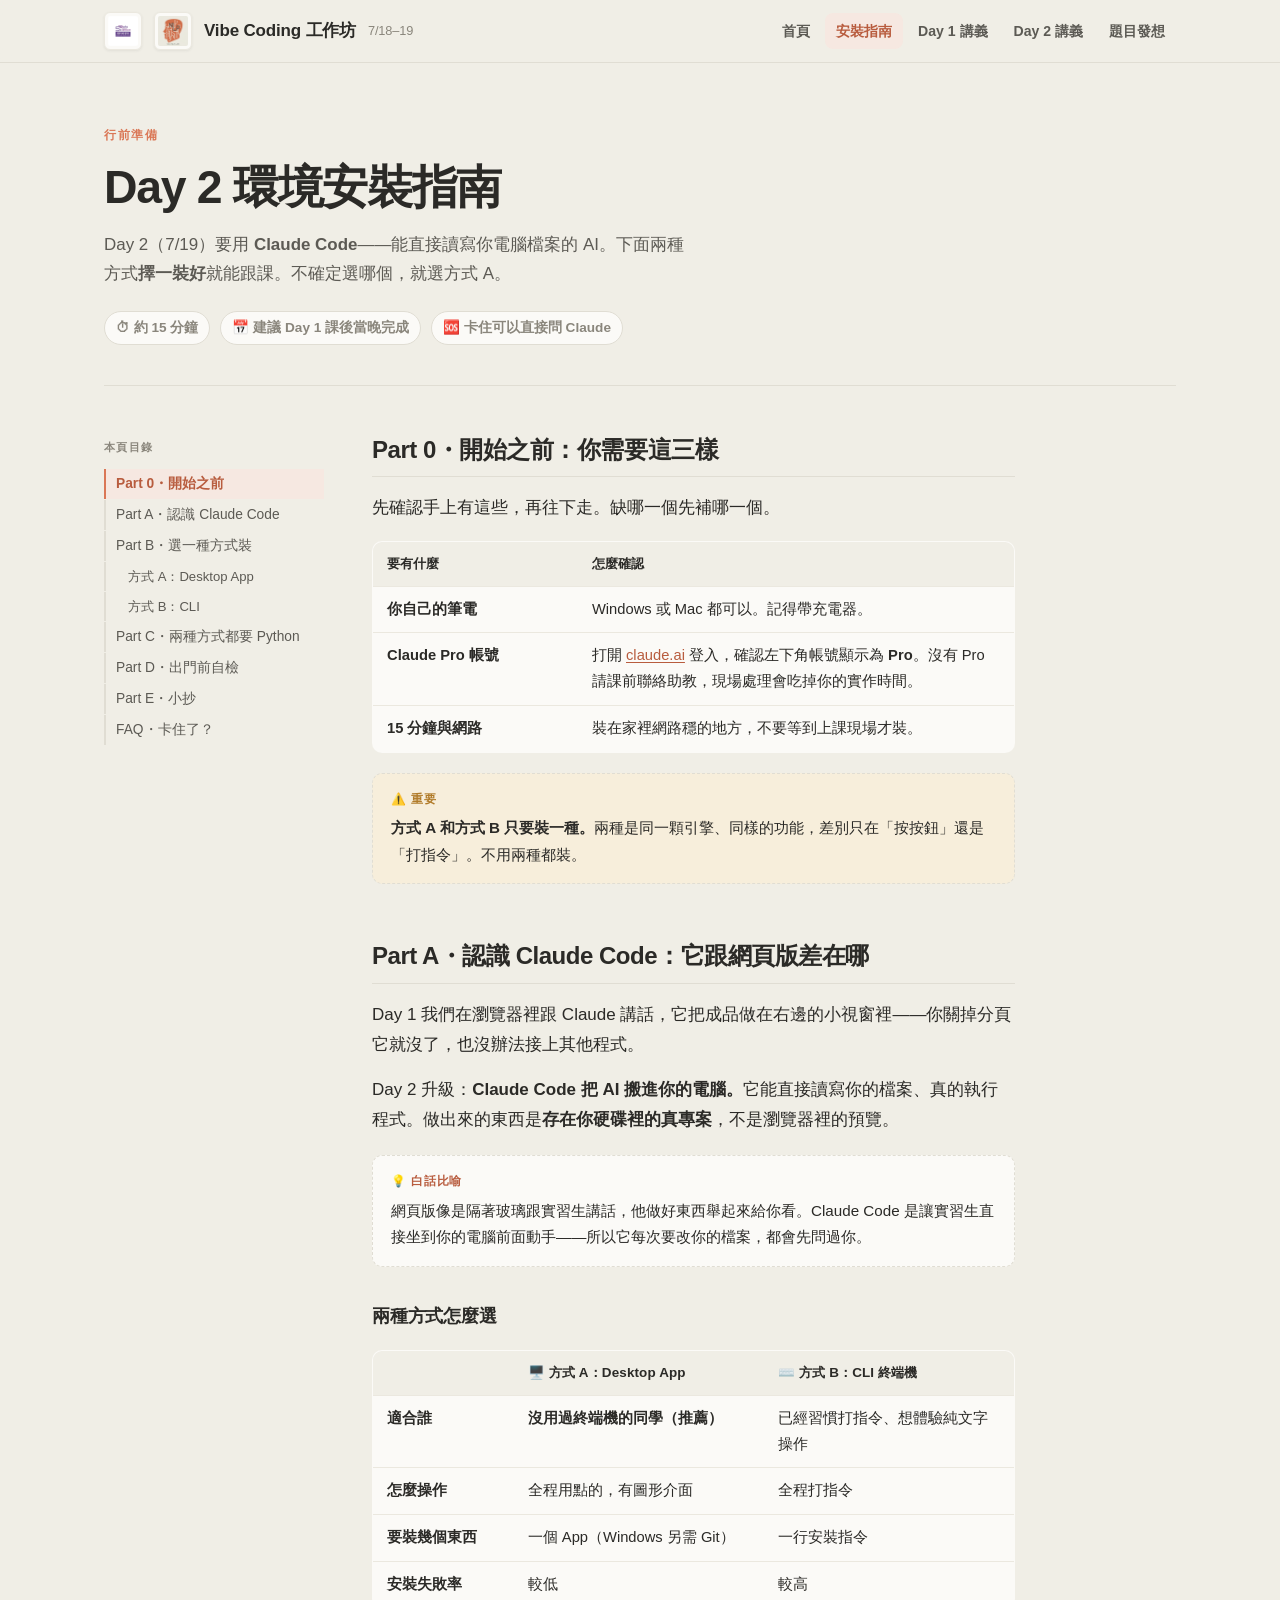
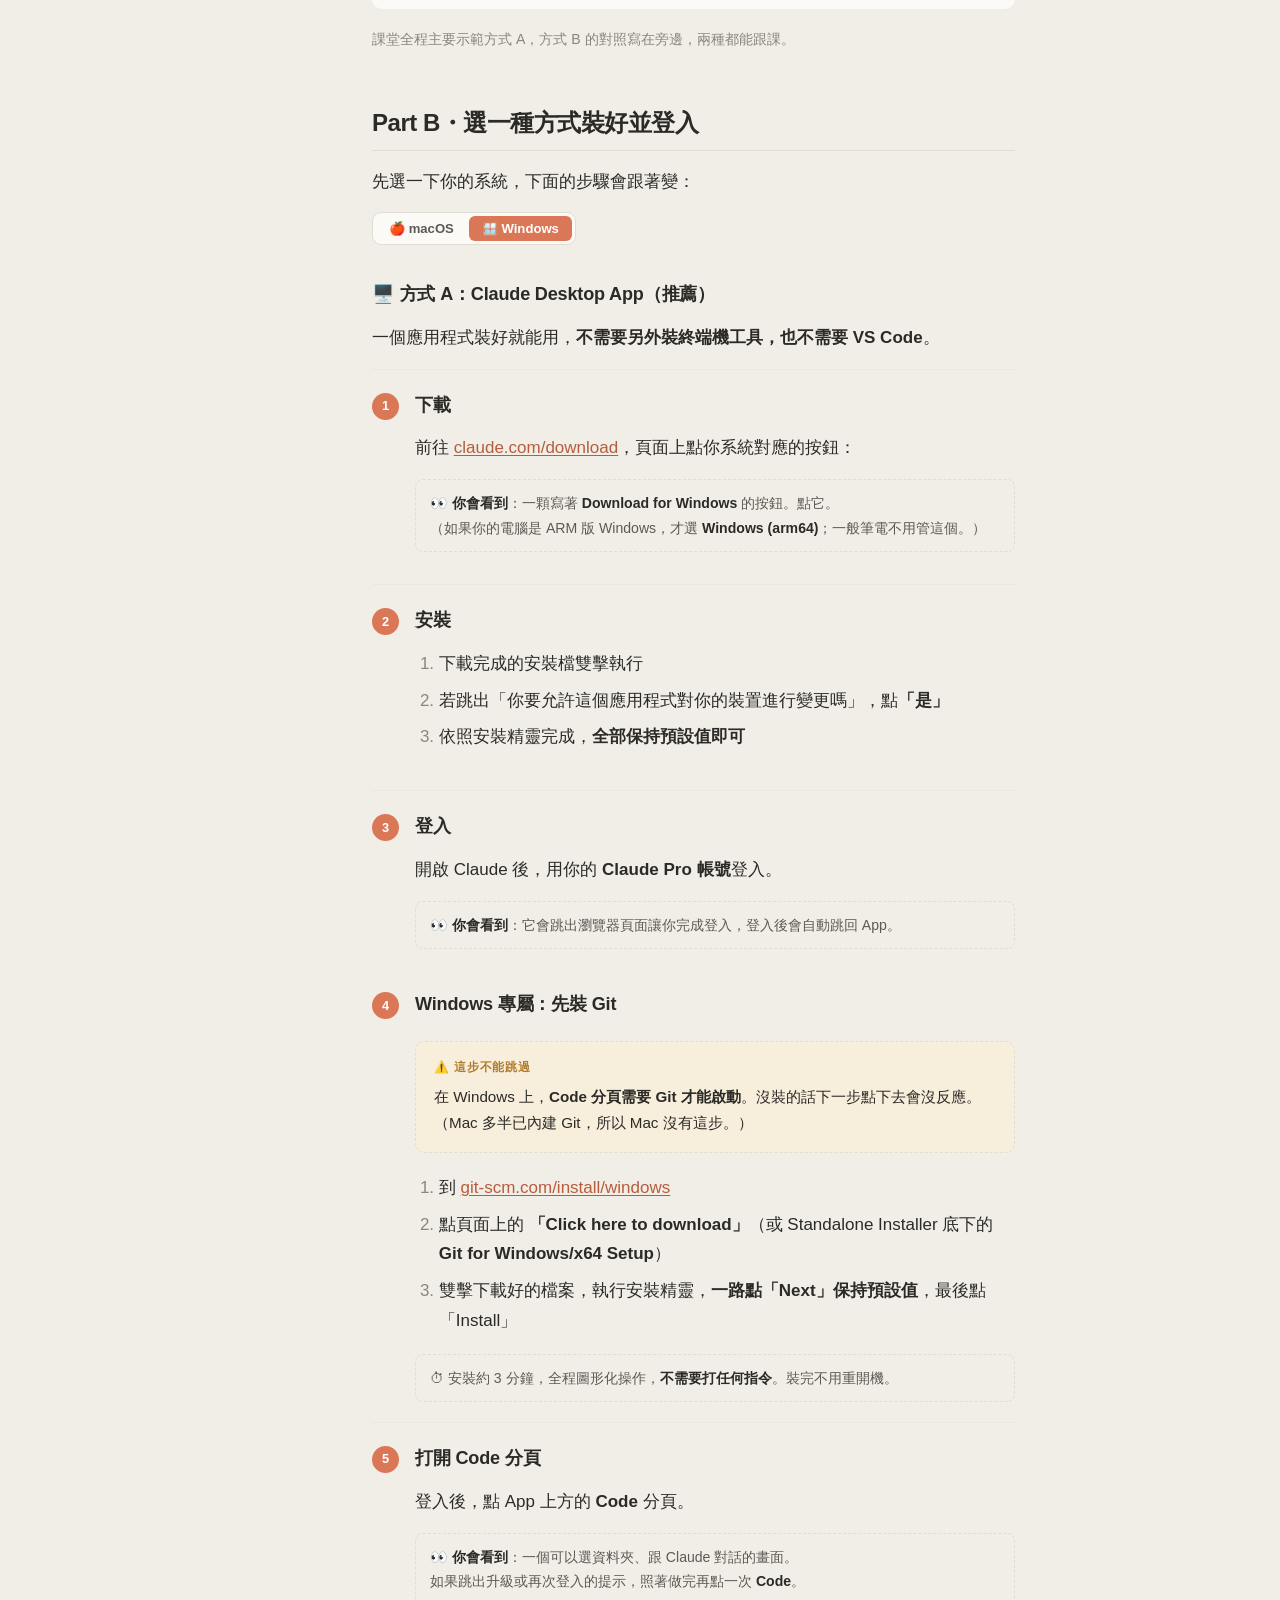
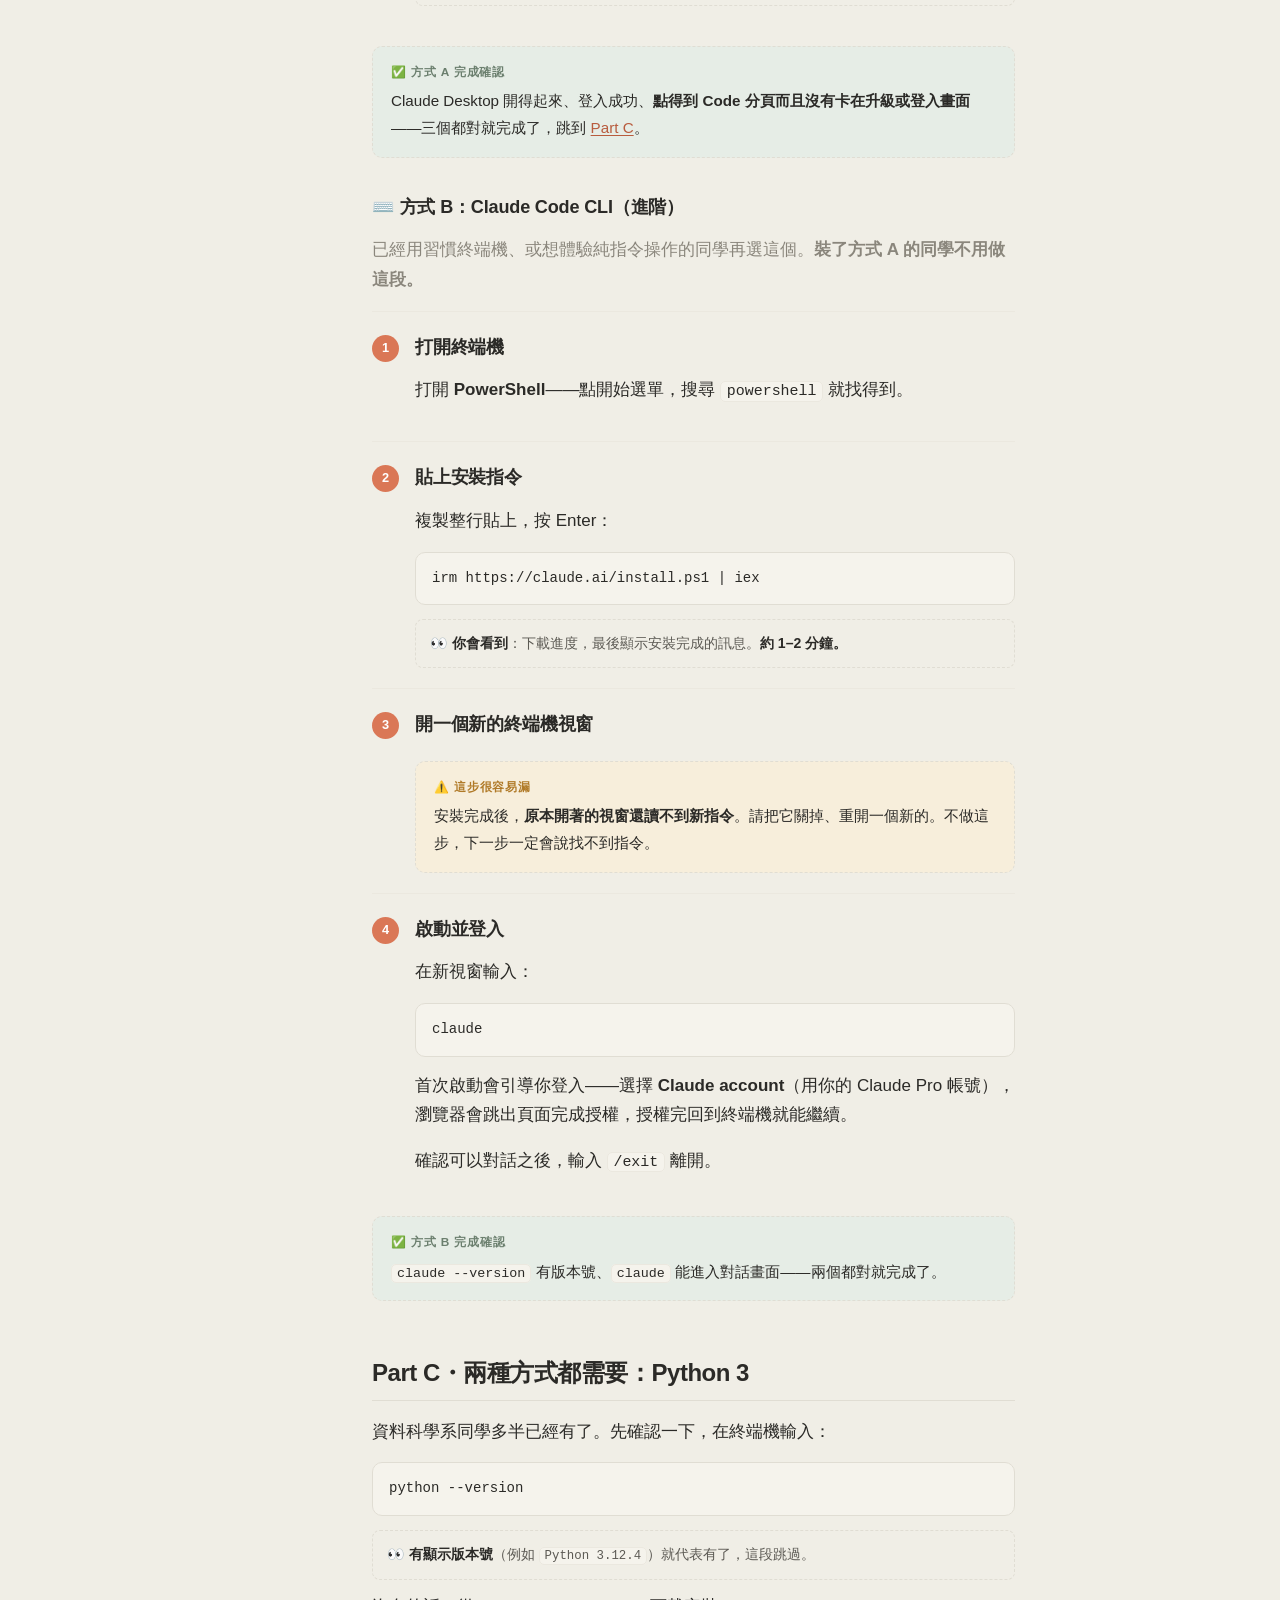
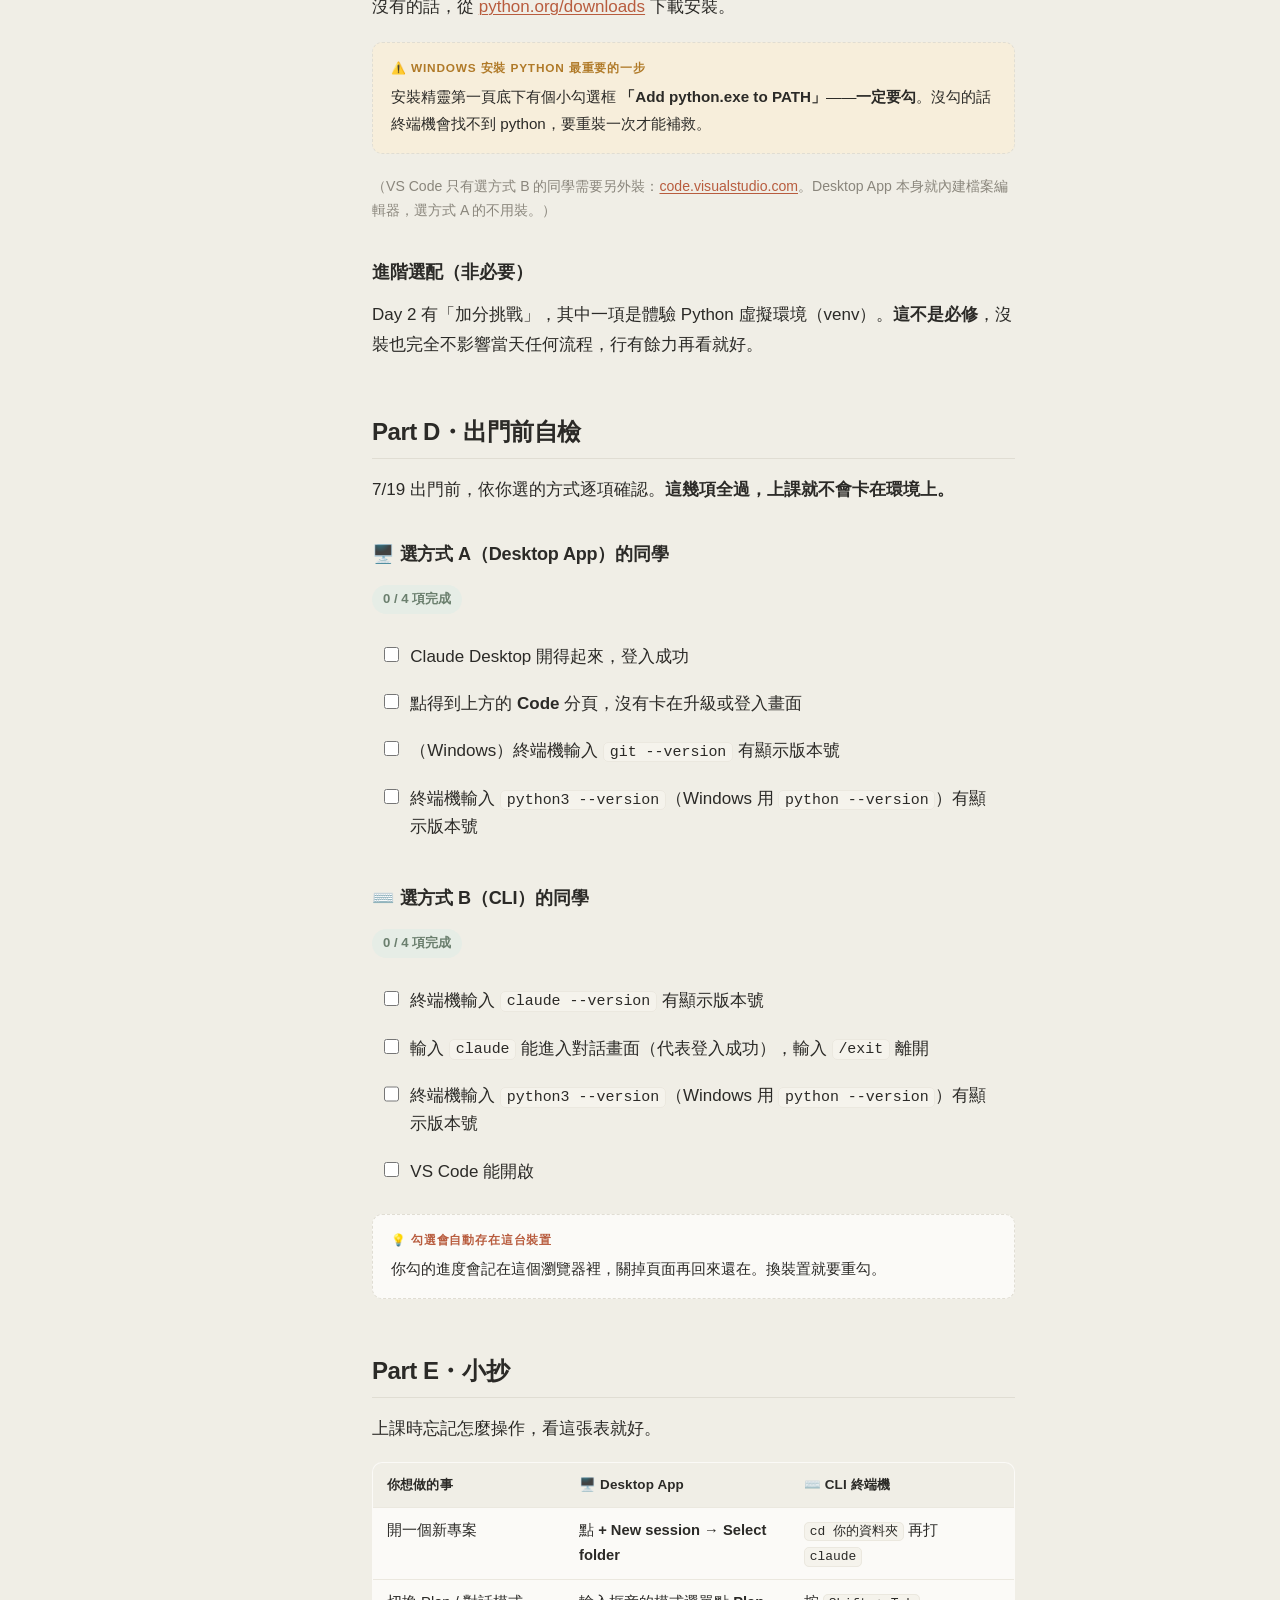
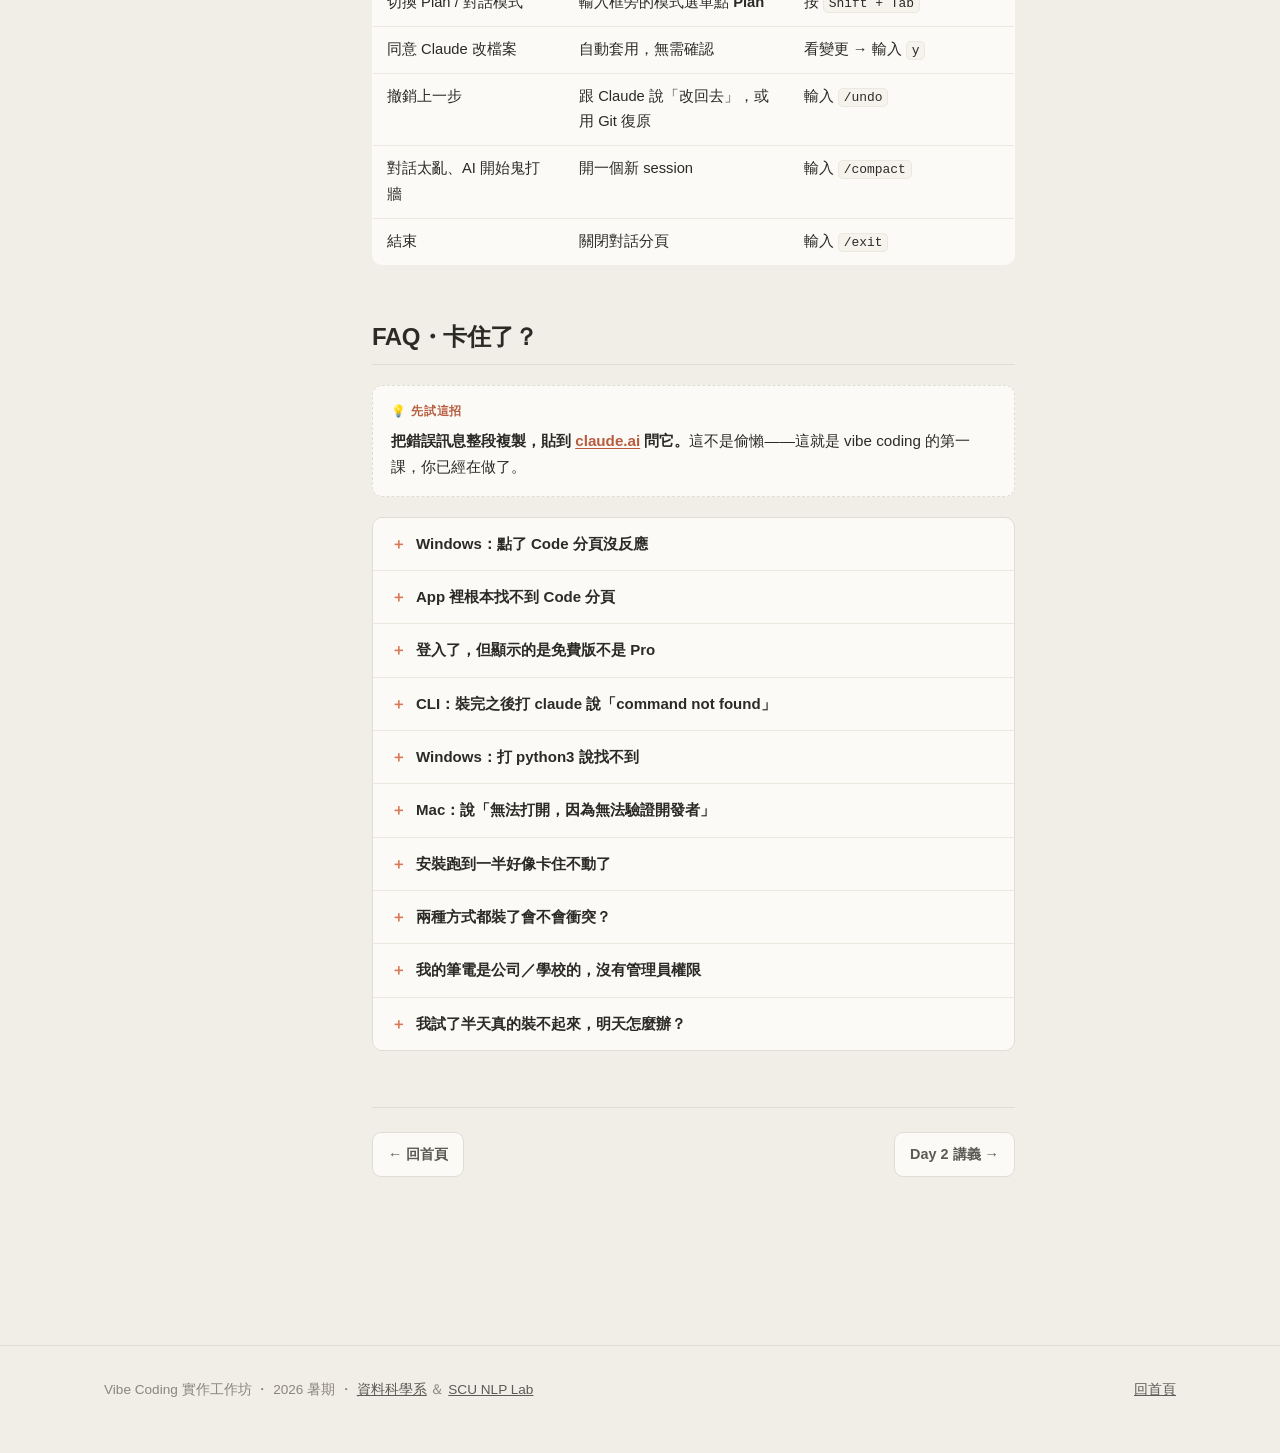
<file: install.html>
<!DOCTYPE html>
<html lang="zh-Hant">

<head>
  <meta charset="UTF-8">
  <meta name="viewport" content="width=device-width, initial-scale=1.0">
  <title>Day 2 環境安裝指南 — Vibe Coding 工作坊</title>
  <meta name="description" content="Day 2 要用的 Claude Code 安裝步驟。兩種方式擇一，約 15 分鐘。">
  <link rel="stylesheet" href="assets/style.css">
</head>

<body>

  <header class="site-header">
    <div class="inner">
      <a class="brand" href="index.html">
        <img src="assets/bigdata_logo.png" alt="東吳資科" class="header-logo">
        <img src="assets/nlp_logo.png" alt="NLP Lab" class="header-logo">
        Vibe Coding 工作坊
        <small>7/18–19</small>
      </a>
      <nav class="site-nav">
        <a href="index.html">首頁</a>
        <a href="install.html" aria-current="page">安裝指南</a>
        <a href="day1.html">Day 1 講義</a>
        <a href="day2.html">Day 2 講義</a>
        <a href="survey.html">題目發想</a>
      </nav>
    </div>
  </header>

  <div class="wrap">
    <div class="hero">
      <span class="kicker">行前準備</span>
      <h1>Day 2 環境安裝指南</h1>
      <p class="lede">Day 2（7/19）要用 <strong>Claude Code</strong>——能直接讀寫你電腦檔案的
        AI。下面兩種方式<strong>擇一裝好</strong>就能跟課。不確定選哪個，就選方式 A。</p>
      <div class="meta">
        <span>⏱ 約 15 分鐘</span>
        <span>📅 建議 Day 1 課後當晚完成</span>
        <span>🆘 卡住可以直接問 Claude</span>
      </div>
    </div>
  </div>

  <div class="page">

    <aside class="toc">
      <div class="toc-title">本頁目錄</div>
      <ul>
        <li><a href="#part0">Part 0・開始之前</a></li>
        <li><a href="#partA">Part A・認識 Claude Code</a></li>
        <li><a href="#partB">Part B・選一種方式裝</a></li>
        <li><a href="#partB-a" class="sub">方式 A：Desktop App</a></li>
        <li><a href="#partB-b" class="sub">方式 B：CLI</a></li>
        <li><a href="#partC">Part C・兩種方式都要 Python</a></li>
        <li><a href="#partD">Part D・出門前自檢</a></li>
        <li><a href="#partE">Part E・小抄</a></li>
        <li><a href="#faq">FAQ・卡住了？</a></li>
      </ul>
    </aside>

    <main>

      <!-- ============ Part 0 ============ -->
      <h2 id="part0">Part 0・開始之前：你需要這三樣</h2>

      <p>先確認手上有這些，再往下走。缺哪一個先補哪一個。</p>

      <div class="table-scroll">
        <table>
          <tr>
            <th style="width:32%">要有什麼</th>
            <th>怎麼確認</th>
          </tr>
          <tr>
            <td><strong>你自己的筆電</strong></td>
            <td>Windows 或 Mac 都可以。記得帶充電器。</td>
          </tr>
          <tr>
            <td><strong>Claude Pro 帳號</strong></td>
            <td>打開 <a href="https://claude.ai" target="_blank" rel="noopener">claude.ai</a> 登入，確認左下角帳號顯示為
              <strong>Pro</strong>。沒有 Pro 請課前聯絡助教，現場處理會吃掉你的實作時間。</td>
          </tr>
          <tr>
            <td><strong>15 分鐘與網路</strong></td>
            <td>裝在家裡網路穩的地方，不要等到上課現場才裝。</td>
          </tr>
        </table>
      </div>

      <div class="callout warn">
        <span class="callout-label">⚠️ 重要</span>
        <p><strong>方式 A 和方式 B 只要裝一種。</strong>兩種是同一顆引擎、同樣的功能，差別只在「按按鈕」還是「打指令」。不用兩種都裝。</p>
      </div>

      <!-- ============ Part A ============ -->
      <h2 id="partA">Part A・認識 Claude Code：它跟網頁版差在哪</h2>

      <p>Day 1 我們在瀏覽器裡跟 Claude 講話，它把成品做在右邊的小視窗裡——你關掉分頁它就沒了，也沒辦法接上其他程式。</p>

      <p>Day 2 升級：<strong>Claude Code 把 AI
          搬進你的電腦。</strong>它能直接讀寫你的檔案、真的執行程式。做出來的東西是<strong>存在你硬碟裡的真專案</strong>，不是瀏覽器裡的預覽。</p>

      <div class="callout tip">
        <span class="callout-label">💡 白話比喻</span>
        <p>網頁版像是隔著玻璃跟實習生講話，他做好東西舉起來給你看。Claude Code 是讓實習生直接坐到你的電腦前面動手——所以它每次要改你的檔案，都會先問過你。</p>
      </div>

      <h3>兩種方式怎麼選</h3>

      <div class="table-scroll">
        <table>
          <tr>
            <th style="width:22%"></th>
            <th style="width:39%">🖥️ 方式 A：Desktop App</th>
            <th style="width:39%">⌨️ 方式 B：CLI 終端機</th>
          </tr>
          <tr>
            <td><strong>適合誰</strong></td>
            <td><strong>沒用過終端機的同學（推薦）</strong></td>
            <td>已經習慣打指令、想體驗純文字操作</td>
          </tr>
          <tr>
            <td><strong>怎麼操作</strong></td>
            <td>全程用點的，有圖形介面</td>
            <td>全程打指令</td>
          </tr>
          <tr>
            <td><strong>要裝幾個東西</strong></td>
            <td>一個 App（Windows 另需 Git）</td>
            <td>一行安裝指令</td>
          </tr>
          <tr>
            <td><strong>安裝失敗率</strong></td>
            <td>較低</td>
            <td>較高</td>
          </tr>
        </table>
      </div>

      <p class="muted small">課堂全程主要示範方式 A，方式 B 的對照寫在旁邊，兩種都能跟課。</p>

      <!-- ============ Part B ============ -->
      <h2 id="partB">Part B・選一種方式裝好並登入</h2>

      <p>先選一下你的系統，下面的步驟會跟著變：</p>

      <div class="os-switch" role="group" aria-label="選擇作業系統">
        <button class="os-btn" type="button" data-os="mac">🍎 macOS</button>
        <button class="os-btn" type="button" data-os="win">🪟 Windows</button>
      </div>

      <h3 id="partB-a">🖥️ 方式 A：Claude Desktop App（推薦）</h3>

      <p>一個應用程式裝好就能用，<strong>不需要另外裝終端機工具，也不需要 VS Code</strong>。</p>

      <div class="step">
        <div class="step-num">1</div>
        <div class="step-body">
          <h3>下載</h3>
          <p>前往 <a href="https://claude.com/download" target="_blank"
              rel="noopener">claude.com/download</a>，頁面上點你系統對應的按鈕：</p>
          <div class="os-only mac">
            <div class="expect">👀 <b>你會看到</b>：一顆寫著 <b>Download for macOS</b> 的按鈕。點它。</div>
          </div>
          <div class="os-only win">
            <div class="expect">👀 <b>你會看到</b>：一顆寫著 <b>Download for Windows</b> 的按鈕。點它。<br>（如果你的電腦是 ARM 版 Windows，才選
              <b>Windows (arm64)</b>；一般筆電不用管這個。）</div>
          </div>
        </div>
      </div>

      <div class="step">
        <div class="step-num">2</div>
        <div class="step-body">
          <h3>安裝</h3>
          <div class="os-only mac">
            <ol>
              <li>下載完成的 <code>.dmg</code> 檔案雙擊打開</li>
              <li>把 Claude 圖示<strong>拖進 Applications 資料夾</strong></li>
              <li>從 Launchpad 或應用程式資料夾打開 Claude</li>
            </ol>
            <div class="callout rescue">
              <span class="callout-label">🆘 如果 Mac 說「無法打開，因為無法驗證開發者」</span>
              <p>在 Claude 圖示上<strong>按右鍵 → 打開</strong>，再點一次「打開」就會過。（這是 macOS 對新下載 App 的例行攔截，不是出錯。）</p>
            </div>
          </div>
          <div class="os-only win">
            <ol>
              <li>下載完成的安裝檔雙擊執行</li>
              <li>若跳出「你要允許這個應用程式對你的裝置進行變更嗎」，點<strong>「是」</strong></li>
              <li>依照安裝精靈完成，<strong>全部保持預設值即可</strong></li>
            </ol>
          </div>
        </div>
      </div>

      <div class="step">
        <div class="step-num">3</div>
        <div class="step-body">
          <h3>登入</h3>
          <p>開啟 Claude 後，用你的 <strong>Claude Pro 帳號</strong>登入。</p>
          <div class="expect">👀 <b>你會看到</b>：它會跳出瀏覽器頁面讓你完成登入，登入後會自動跳回 App。</div>
        </div>
      </div>

      <div class="os-only win">
        <div class="step">
          <div class="step-num">4</div>
          <div class="step-body">
            <h3>Windows 專屬：先裝 Git</h3>
            <div class="callout warn">
              <span class="callout-label">⚠️ 這步不能跳過</span>
              <p>在 Windows 上，<strong>Code 分頁需要 Git 才能啟動</strong>。沒裝的話下一步點下去會沒反應。<br>（Mac 多半已內建 Git，所以 Mac 沒有這步。）</p>
            </div>
            <ol>
              <li>到 <a href="https://git-scm.com/install/windows" target="_blank"
                  rel="noopener">git-scm.com/install/windows</a></li>
              <li>點頁面上的 <strong>「Click here to download」</strong>（或 Standalone Installer 底下的 <strong>Git for Windows/x64
                  Setup</strong>）</li>
              <li>雙擊下載好的檔案，執行安裝精靈，<strong>一路點「Next」保持預設值</strong>，最後點「Install」</li>
            </ol>
            <div class="expect">⏱ 安裝約 3 分鐘，全程圖形化操作，<b>不需要打任何指令</b>。裝完不用重開機。</div>
          </div>
        </div>
      </div>

      <div class="step">
        <div class="step-num"><span class="os-only mac">4</span><span class="os-only win">5</span></div>
        <div class="step-body">
          <h3>打開 Code 分頁</h3>
          <p>登入後，點 App 上方的 <strong>Code</strong> 分頁。</p>
          <div class="expect">👀 <b>你會看到</b>：一個可以選資料夾、跟 Claude 對話的畫面。<br>如果跳出升級或再次登入的提示，照著做完再點一次 <b>Code</b>。</div>
        </div>
      </div>

      <div class="callout confirm">
        <span class="callout-label">✅ 方式 A 完成確認</span>
        <p>Claude Desktop 開得起來、登入成功、<strong>點得到 Code 分頁而且沒有卡在升級或登入畫面</strong>——三個都對就完成了，跳到 <a href="#partC">Part C</a>。
        </p>
      </div>

      <h3 id="partB-b">⌨️ 方式 B：Claude Code CLI（進階）</h3>

      <p class="muted">已經用習慣終端機、或想體驗純指令操作的同學再選這個。<strong>裝了方式 A 的同學不用做這段。</strong></p>

      <div class="step">
        <div class="step-num">1</div>
        <div class="step-body">
          <h3>打開終端機</h3>
          <div class="os-only mac">
            <p>打開<strong>「終端機」</strong>（Terminal）——按 <code>⌘ + 空白鍵</code> 叫出 Spotlight，搜尋 <code>terminal</code> 就找得到。
            </p>
          </div>
          <div class="os-only win">
            <p>打開 <strong>PowerShell</strong>——點開始選單，搜尋 <code>powershell</code> 就找得到。</p>
          </div>
        </div>
      </div>

      <div class="step">
        <div class="step-num">2</div>
        <div class="step-body">
          <h3>貼上安裝指令</h3>
          <p>複製整行貼上，按 Enter：</p>
          <pre><code><span class="os-line mac">curl -fsSL https://claude.ai/install.sh | bash</span><span class="os-line win">irm https://claude.ai/install.ps1 | iex</span></code></pre>
          <div class="expect">👀 <b>你會看到</b>：下載進度，最後顯示安裝完成的訊息。<b>約 1–2 分鐘。</b></div>
        </div>
      </div>

      <div class="step">
        <div class="step-num">3</div>
        <div class="step-body">
          <h3>開一個新的終端機視窗</h3>
          <div class="callout warn">
            <span class="callout-label">⚠️ 這步很容易漏</span>
            <p>安裝完成後，<strong>原本開著的視窗還讀不到新指令</strong>。請把它關掉、重開一個新的。不做這步，下一步一定會說找不到指令。</p>
          </div>
        </div>
      </div>

      <div class="step">
        <div class="step-num">4</div>
        <div class="step-body">
          <h3>啟動並登入</h3>
          <p>在新視窗輸入：</p>
          <pre><code>claude</code></pre>
          <p>首次啟動會引導你登入——選擇 <strong>Claude account</strong>（用你的 Claude Pro 帳號），瀏覽器會跳出頁面完成授權，授權完回到終端機就能繼續。</p>
          <p>確認可以對話之後，輸入 <code>/exit</code> 離開。</p>
        </div>
      </div>

      <div class="callout confirm">
        <span class="callout-label">✅ 方式 B 完成確認</span>
        <p><code>claude --version</code> 有版本號、<code>claude</code> 能進入對話畫面——兩個都對就完成了。</p>
      </div>

      <!-- ============ Part C ============ -->
      <h2 id="partC">Part C・兩種方式都需要：Python 3</h2>

      <p>資料科學系同學多半已經有了。先確認一下，在終端機輸入：</p>

      <pre><code><span class="os-line mac">python3 --version</span><span class="os-line win">python --version</span></code></pre>

      <div class="expect">👀 <b>有顯示版本號</b>（例如 <code>Python 3.12.4</code>）就代表有了，這段跳過。</div>

      <p>沒有的話，從 <a href="https://www.python.org/downloads/" target="_blank" rel="noopener">python.org/downloads</a>
        下載安裝。</p>

      <div class="os-only win">
        <div class="callout warn">
          <span class="callout-label">⚠️ Windows 安裝 Python 最重要的一步</span>
          <p>安裝精靈第一頁底下有個小勾選框 <strong>「Add python.exe to PATH」</strong>——<strong>一定要勾</strong>。沒勾的話終端機會找不到
            python，要重裝一次才能補救。</p>
        </div>
      </div>

      <p class="muted small">（VS Code 只有選方式 B 的同學需要另外裝：<a href="https://code.visualstudio.com/" target="_blank"
          rel="noopener">code.visualstudio.com</a>。Desktop App 本身就內建檔案編輯器，選方式 A 的不用裝。）</p>

      <h3>進階選配（非必要）</h3>
      <p>Day 2 有「加分挑戰」，其中一項是體驗 Python 虛擬環境（venv）。<strong>這不是必修</strong>，沒裝也完全不影響當天任何流程，行有餘力再看就好。</p>

      <!-- ============ Part D ============ -->
      <h2 id="partD">Part D・出門前自檢</h2>

      <p>7/19 出門前，依你選的方式逐項確認。<strong>這幾項全過，上課就不會卡在環境上。</strong></p>

      <h3>🖥️ 選方式 A（Desktop App）的同學</h3>
      <span class="check-progress" data-check-progress="desktop">0 / 4 項完成</span>
      <ul class="checklist" data-check-group="desktop">
        <li><label><input type="checkbox" data-ck="d-app-opens"><span>Claude Desktop 開得起來，登入成功</span></label></li>
        <li><label><input type="checkbox" data-ck="d-code-tab"><span>點得到上方的 <strong>Code</strong>
              分頁，沒有卡在升級或登入畫面</span></label></li>
        <li><label><input type="checkbox" data-ck="d-git"><span>（Windows）終端機輸入 <code>git --version</code>
              有顯示版本號</span></label></li>
        <li><label><input type="checkbox" data-ck="d-python"><span>終端機輸入 <code>python3 --version</code>（Windows 用
              <code>python --version</code>）有顯示版本號</span></label></li>
      </ul>

      <h3>⌨️ 選方式 B（CLI）的同學</h3>
      <span class="check-progress" data-check-progress="cli">0 / 4 項完成</span>
      <ul class="checklist" data-check-group="cli">
        <li><label><input type="checkbox" data-ck="c-version"><span>終端機輸入 <code>claude --version</code>
              有顯示版本號</span></label></li>
        <li><label><input type="checkbox" data-ck="c-login"><span>輸入 <code>claude</code> 能進入對話畫面（代表登入成功），輸入
              <code>/exit</code> 離開</span></label></li>
        <li><label><input type="checkbox" data-ck="c-python"><span>終端機輸入 <code>python3 --version</code>（Windows 用
              <code>python --version</code>）有顯示版本號</span></label></li>
        <li><label><input type="checkbox" data-ck="c-vscode"><span>VS Code 能開啟</span></label></li>
      </ul>

      <div class="callout tip">
        <span class="callout-label">💡 勾選會自動存在這台裝置</span>
        <p>你勾的進度會記在這個瀏覽器裡，關掉頁面再回來還在。換裝置就要重勾。</p>
      </div>

      <!-- ============ Part E ============ -->
      <h2 id="partE">Part E・小抄</h2>

      <p>上課時忘記怎麼操作，看這張表就好。</p>

      <div class="table-scroll">
        <table>
          <tr>
            <th style="width:30%">你想做的事</th>
            <th style="width:35%">🖥️ Desktop App</th>
            <th style="width:35%">⌨️ CLI 終端機</th>
          </tr>
          <tr>
            <td>開一個新專案</td>
            <td>點 <strong>+ New session</strong> → <strong>Select folder</strong></td>
            <td><code>cd 你的資料夾</code> 再打 <code>claude</code></td>
          </tr>
          <tr>
            <td>切換 Plan / 對話模式</td>
            <td>輸入框旁的模式選單點 <strong>Plan</strong></td>
            <td>按 <code>Shift + Tab</code></td>
          </tr>
          <tr>
            <td>同意 Claude 改檔案</td>
            <td>自動套用，無需確認</td>
            <td>看變更 → 輸入 <code>y</code></td>
          </tr>
          <tr>
            <td>撤銷上一步</td>
            <td>跟 Claude 說「改回去」，或用 Git 復原</td>
            <td>輸入 <code>/undo</code></td>
          </tr>
          <tr>
            <td>對話太亂、AI 開始鬼打牆</td>
            <td>開一個新 session</td>
            <td>輸入 <code>/compact</code></td>
          </tr>
          <tr>
            <td>結束</td>
            <td>關閉對話分頁</td>
            <td>輸入 <code>/exit</code></td>
          </tr>
        </table>
      </div>

      <!-- ============ FAQ ============ -->
      <h2 id="faq">FAQ・卡住了？</h2>

      <div class="callout tip">
        <span class="callout-label">💡 先試這招</span>
        <p><strong>把錯誤訊息整段複製，貼到 <a href="https://claude.ai" target="_blank" rel="noopener">claude.ai</a>
            問它。</strong>這不是偷懶——這就是 vibe coding 的第一課，你已經在做了。</p>
      </div>

      <div class="faq">

        <details>
          <summary>Windows：點了 Code 分頁沒反應</summary>
          <div class="faq-body">
            <p>九成是<strong>沒裝 Git</strong>。回到 <a href="#partB">Part B 步驟 4</a> 裝好 Git，再重開 Claude Desktop。</p>
          </div>
        </details>

        <details>
          <summary>App 裡根本找不到 Code 分頁</summary>
          <div class="faq-body">
            <p>版本太舊。<strong>Mac</strong>：點左上角選單 <strong>Claude → Check for
                Updates</strong>。<strong>Windows</strong>：<strong>Help → Check for Updates</strong>。更新後重啟 App 再看一次。</p>
          </div>
        </details>

        <details>
          <summary>登入了，但顯示的是免費版不是 Pro</summary>
          <div class="faq-body">
            <p>先到 <a href="https://claude.ai" target="_blank" rel="noopener">claude.ai</a> 網頁版確認左下角是不是 Pro。如果網頁版是 Pro 但
              App 不是，<strong>在 App 登出再登入一次</strong>。還是不行請課前找助教——現場處理會吃掉你的實作時間。</p>
          </div>
        </details>

        <details>
          <summary>CLI：裝完之後打 claude 說「command not found」</summary>
          <div class="faq-body">
            <p>最常見原因是<strong>沒有開新的終端機視窗</strong>。舊視窗讀不到剛裝好的指令。關掉、重開一個，再試一次。</p>
            <p>重開還是不行的話，建議<strong>直接改用方式 A（Desktop App）</strong>，不要在這裡耗時間。</p>
          </div>
        </details>

        <details>
          <summary>Windows：打 python3 說找不到</summary>
          <div class="faq-body">
            <p>Windows 上通常是 <code>python</code> 而不是 <code>python3</code>，先試 <code>python --version</code>。</p>
            <p>如果兩個都找不到，多半是安裝 Python 時<strong>沒勾「Add python.exe to PATH」</strong>。重跑一次 Python 安裝檔、記得勾那個框。</p>
          </div>
        </details>

        <details>
          <summary>Mac：說「無法打開，因為無法驗證開發者」</summary>
          <div class="faq-body">
            <p>在 App 圖示上<strong>按右鍵 → 打開</strong>，再點一次「打開」就會過。這是 macOS 對新下載 App 的例行攔截，不是出錯。</p>
          </div>
        </details>

        <details>
          <summary>安裝跑到一半好像卡住不動了</summary>
          <div class="faq-body">
            <p>先等滿 3 分鐘——下載大檔案時進度條不動是正常的。超過 3 分鐘完全沒變化，關掉重跑一次。連續兩次都卡在同一個地方，<strong>換另一種方式裝</strong>（A 換 B 或 B 換 A）。</p>
          </div>
        </details>

        <details>
          <summary>兩種方式都裝了會不會衝突？</summary>
          <div class="faq-body">
            <p>不會衝突，但<strong>沒必要</strong>。它們是同一顆引擎的兩種介面。挑一個你用得順的就好。</p>
          </div>
        </details>

        <details>
          <summary>我的筆電是公司／學校的，沒有管理員權限</summary>
          <div class="faq-body">
            <p>先照方式 A 試試看，很多情況下 Desktop App 裝得起來。真的被擋，請<strong>課前</strong>告訴助教，我們會安排你當天跟鄰座併桌共看一台。不要拖到上課才說。</p>
          </div>
        </details>

        <details>
          <summary>我試了半天真的裝不起來，明天怎麼辦？</summary>
          <div class="faq-body">
            <p><strong>不用慌，一定有得跟。</strong>課堂備有三層救援：換另一種安裝方式、跟鄰座同學併桌共看一台、或改用 Day 1 的網頁版跟課（講義附有對照表）。</p>
            <p>但自己的環境能動收穫最大，所以：<strong>明早 08:45 前到教室，助教會一對一幫你處理。</strong></p>
          </div>
        </details>

      </div>

      <div class="pager">
        <a href="index.html">← 回首頁</a>
        <a href="day2.html">Day 2 講義 →</a>
      </div>

    </main>
  </div>

  <footer class="site-footer">
    <div class="inner">
      <span>Vibe Coding 實作工作坊 ・ 2026 暑期 ・ <a href="https://bigdata.scu.edu.tw" target="_blank" rel="noopener">資料科學系</a>
        ＆ <a href="https://nlp.bigdata.scu.edu.tw" target="_blank" rel="noopener">SCU NLP Lab</a></span>
      <span><a href="index.html">回首頁</a></span>
    </div>
  </footer>

  <script src="assets/app.js"></script>
</body>

</html>
</file>
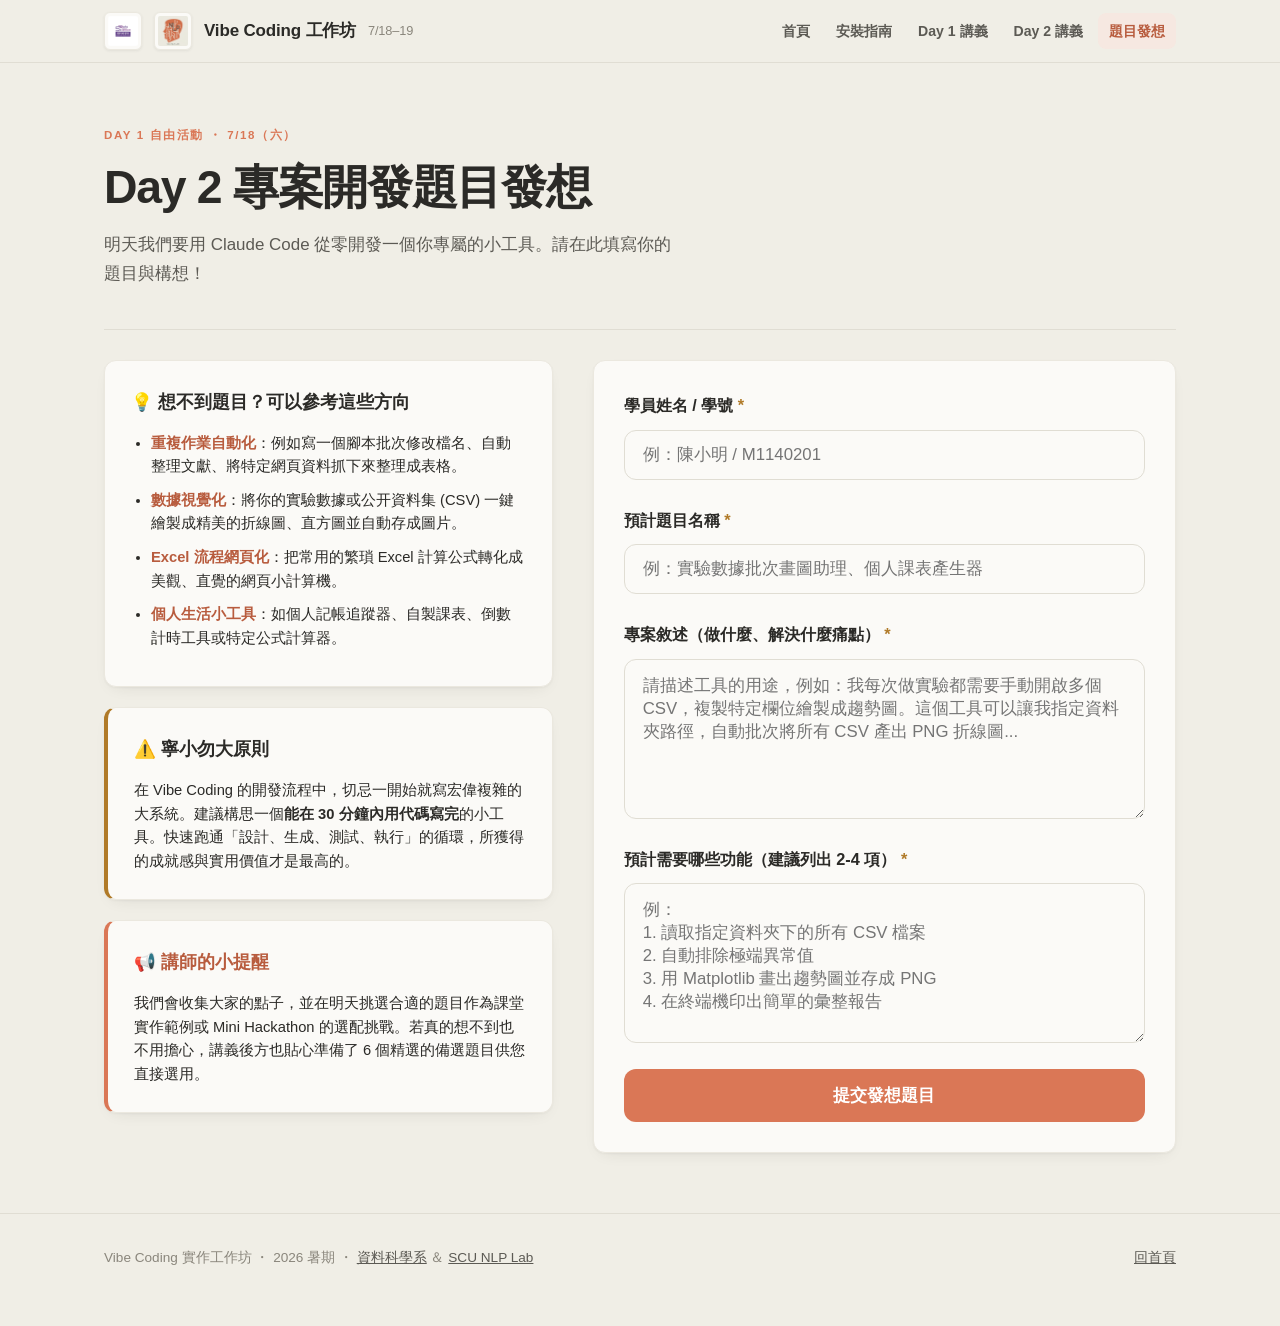
<file: survey.html>
<!--
============================================================
🛠️ 講師部署指引 (Google Apps Script 後端設置)
============================================================
此表單為 Serverless 設計，請講師依以下步驟部署 GAS 後端：

1. 建立一個新的 Google 試算表 (Google Sheets)。
2. 點選選單的 「擴充功能」 ➔ 「Apps Script」。
3. 清除所有預設程式碼，貼入下方的 Google Apps Script 程式碼並儲存。
4. 點選右上角「部署」➔「新增部署」。
5. 設定類型為「網頁應用程式」 (Web App)：
   - 專案說明：Vibe Coding Survey API
   - 執行身分：選擇「我」 (您的 Google 帳號)
   - 誰有權限存取：選擇「任何人」 (Anyone)
6. 點選「部署」，核准必要的存取權限，並複製產生的「網頁應用程式網址」 (Web App URL)。
7. 修改本檔案 (survey.html)，將底部的 GAS_WEBAPP_URL 變數值替換為您的 Web App URL。

------------------------------------------------------------
📄 Google Apps Script 原始碼：
------------------------------------------------------------

function doPost(e) {
  try {
    var sheet = SpreadsheetApp.getActiveSpreadsheet().getActiveSheet();
    
    // 若試算表為空，寫入欄位標題
    if (sheet.getLastRow() === 0) {
      sheet.appendRow(["時間戳記", "學員姓名 / 學號", "題目名稱", "專案敘述", "預計功能需求"]);
    }
    
    var timestamp = new Date();
    var name = e.parameter.name || "";
    var title = e.parameter.title || "";
    var desc = e.parameter.desc || "";
    var features = e.parameter.features || "";
    
    sheet.appendRow([timestamp, name, title, desc, features]);
    
    return ContentService.createTextOutput("Success").setMimeType(ContentService.MimeType.TEXT);
  } catch (err) {
    return ContentService.createTextOutput("Error: " + err.toString()).setMimeType(ContentService.MimeType.TEXT);
  }
}

function doGet(e) {
  return ContentService.createTextOutput("GAS Web App is running successfully.").setMimeType(ContentService.MimeType.TEXT);
}

============================================================
-->
<!DOCTYPE html>
<html lang="zh-Hant">

<head>
  <meta charset="UTF-8">
  <meta name="viewport" content="width=device-width, initial-scale=1.0">
  <title>Day 2 題目發想表單 — Vibe Coding 工作坊</title>
  <meta name="description" content="Day 2 Mini Hackathon 專案開發題目發想表單。填寫後自動匯入 Google 試算表。">
  <link rel="stylesheet" href="assets/style.css">
  <style>
    .survey-layout {
      display: grid;
      grid-template-columns: 1fr 1.3fr;
      gap: 40px;
      margin-top: 30px;
      align-items: start;
    }

    .survey-info {
      display: flex;
      flex-direction: column;
      gap: 20px;
    }

    .info-card {
      background: var(--raised);
      border: 1px solid var(--line-soft);
      border-radius: var(--radius);
      padding: 26px;
      box-shadow: var(--shadow);
      transition: transform 0.25s cubic-bezier(0.4, 0, 0.2, 1), box-shadow 0.25s cubic-bezier(0.4, 0, 0.2, 1);
    }

    .info-card:hover {
      transform: translateY(-3px);
      box-shadow: 0 8px 24px rgba(43, 42, 39, 0.06);
    }

    .info-card h3 {
      margin-top: 0;
      margin-bottom: 14px;
      font-size: 1.1rem;
      color: var(--fg);
      display: flex;
      align-items: center;
      gap: 8px;
    }

    .info-card ul {
      padding-left: 20px;
      margin: 0;
    }

    .info-card li {
      margin-bottom: 10px;
      font-size: 0.92rem;
      line-height: 1.6;
    }

    .info-card li strong {
      color: var(--clay-deep);
    }

    /* 強制表單排版上下堆疊，防止被其他全域樣式干擾 */
    .form-card {
      background: var(--raised) !important;
      border: 1px solid var(--line-soft) !important;
      border-radius: var(--radius) !important;
      padding: 30px !important;
      box-shadow: var(--shadow) !important;
      box-sizing: border-box !important;
      width: 100% !important;
    }

    .form-group {
      display: block !important;
      margin-bottom: 26px !important;
      width: 100% !important;
      box-sizing: border-box !important;
    }

    .form-group label {
      display: block !important;
      font-weight: 700 !important;
      margin-bottom: 10px !important;
      font-size: 1.02rem !important;
      color: var(--ink) !important;
      text-align: left !important;
      width: 100% !important;
    }

    .form-control {
      display: block !important;
      width: 100% !important;
      padding: 14px 18px !important;
      border-radius: var(--radius) !important;
      border: 1px solid var(--line) !important;
      background: var(--bg) !important;
      color: var(--fg) !important;
      font-family: inherit !important;
      font-size: 1.05rem !important;
      box-sizing: border-box !important;
      transition: border-color .15s, box-shadow .15s !important;
    }

    .form-control:focus {
      outline: none !important;
      border-color: var(--clay) !important;
      box-shadow: 0 0 0 3px var(--clay-wash) !important;
    }

    textarea.form-control {
      min-height: 160px !important;
      resize: vertical !important;
    }

    .btn-primary {
      display: block !important;
      width: 100% !important;
      background: var(--clay) !important;
      color: #fff !important;
      border: none !important;
      padding: 15px 30px !important;
      border-radius: var(--radius) !important;
      font-weight: 700 !important;
      cursor: pointer !important;
      transition: background .15s, transform .15s !important;
      font-size: 1.05rem !important;
      text-align: center !important;
      box-sizing: border-box !important;
    }

    .btn-primary:hover {
      background: var(--clay-deep) !important;
      transform: translateY(-1px) !important;
    }

    .btn-primary:active {
      transform: translateY(0) !important;
    }

    .btn-primary:disabled {
      background: var(--muted) !important;
      cursor: not-allowed !important;
      transform: none !important;
    }

    .form-status {
      margin-top: 15px !important;
      padding: 12px !important;
      border-radius: var(--radius) !important;
      font-weight: 600 !important;
      display: none !important;
    }

    .form-status.success {
      background: var(--sage-wash) !important;
      color: var(--sage) !important;
      border: 1px solid var(--sage-soft) !important;
      display: block !important;
    }

    .form-status.error {
      background: var(--amber-wash) !important;
      color: var(--amber) !important;
      border: 1px solid var(--amber-soft) !important;
      display: block !important;
    }

    @media (max-width: 900px) {
      .survey-layout {
        grid-template-columns: 1fr;
        gap: 30px;
      }
    }
  </style>
</head>

<body>

  <header class="site-header">
    <div class="inner">
      <a class="brand" href="index.html">
        <img src="assets/bigdata_logo.png" alt="東吳資科" class="header-logo">
        <img src="assets/nlp_logo.png" alt="NLP Lab" class="header-logo">
        Vibe Coding 工作坊
        <small>7/18–19</small>
      </a>
      <nav class="site-nav">
        <a href="index.html">首頁</a>
        <a href="install.html">安裝指南</a>
        <a href="day1.html">Day 1 講義</a>
        <a href="day2.html">Day 2 講義</a>
        <a href="survey.html" aria-current="page">題目發想</a>
      </nav>
    </div>
  </header>

  <div class="wrap">
    <div class="hero">
      <span class="kicker">Day 1 自由活動 ・ 7/18（六）</span>
      <h1>Day 2 專案開發題目發想</h1>
      <p class="lede">明天我們要用 Claude Code 從零開發一個你專屬的小工具。請在此填寫你的題目與構想！</p>
    </div>
  </div>

  <div class="wrap">
    <div class="survey-layout">

      <!-- ============ 左欄：發想指引 ============ -->
      <div class="survey-info">
        <div class="info-card">
          <h3>💡 想不到題目？可以參考這些方向</h3>
          <ul>
            <li><strong>重複作業自動化</strong>：例如寫一個腳本批次修改檔名、自動整理文獻、將特定網頁資料抓下來整理成表格。</li>
            <li><strong>數據視覺化</strong>：將你的實驗數據或公开資料集 (CSV) 一鍵繪製成精美的折線圖、直方圖並自動存成圖片。</li>
            <li><strong>Excel 流程網頁化</strong>：把常用的繁瑣 Excel 計算公式轉化成美觀、直覺的網頁小計算機。</li>
            <li><strong>個人生活小工具</strong>：如個人記帳追蹤器、自製課表、倒數計時工具或特定公式計算器。</li>
          </ul>
        </div>

        <div class="info-card" style="border-left: 4px solid var(--amber);">
          <h3 style="color: var(--amber-deep);">⚠️ 寧小勿大原則</h3>
          <p style="font-size: 0.92rem; line-height: 1.6; margin: 0;">
            在 Vibe Coding 的開發流程中，切忌一開始就寫宏偉複雜的大系統。建議構思一個<strong>能在 30
              分鐘內用代碼寫完</strong>的小工具。快速跑通「設計、生成、測試、執行」的循環，所獲得的成就感與實用價值才是最高的。
          </p>
        </div>

        <div class="info-card" style="border-left: 4px solid var(--clay);">
          <h3 style="color: var(--clay-deep);">📢 講師的小提醒</h3>
          <p style="font-size: 0.92rem; line-height: 1.6; margin: 0;">
            我們會收集大家的點子，並在明天挑選合適的題目作為課堂實作範例或 Mini Hackathon 的選配挑戰。若真的想不到也不用擔心，講義後方也貼心準備了 6 個精選的備選題目供您直接選用。
          </p>
        </div>
      </div>

      <!-- ============ 右欄：發想表單 ============ -->
      <div class="form-card">
        <form id="surveyForm">
          <div class="form-group">
            <label for="studentName">學員姓名 / 學號 <span style="color: var(--amber);">*</span></label>
            <input type="text" id="studentName" name="name" class="form-control" placeholder="例：陳小明 / M1140201"
              required>
          </div>

          <div class="form-group">
            <label for="projectTitle">預計題目名稱 <span style="color: var(--amber);">*</span></label>
            <input type="text" id="projectTitle" name="title" class="form-control" placeholder="例：實驗數據批次畫圖助理、個人課表產生器"
              required>
          </div>

          <div class="form-group">
            <label for="projectDesc">專案敘述（做什麼、解決什麼痛點） <span style="color: var(--amber);">*</span></label>
            <textarea id="projectDesc" name="desc" class="form-control"
              placeholder="請描述工具的用途，例如：我每次做實驗都需要手動開啟多個 CSV，複製特定欄位繪製成趨勢圖。這個工具可以讓我指定資料夾路徑，自動批次將所有 CSV 產出 PNG 折線圖..."
              required></textarea>
          </div>

          <div class="form-group">
            <label for="projectFeatures">預計需要哪些功能（建議列出 2-4 項） <span style="color: var(--amber);">*</span></label>
            <textarea id="projectFeatures" name="features" class="form-control"
              placeholder="例：&#10;1. 讀取指定資料夾下的所有 CSV 檔案&#10;2. 自動排除極端異常值&#10;3. 用 Matplotlib 畫出趨勢圖並存成 PNG&#10;4. 在終端機印出簡單的彙整報告"
              required></textarea>
          </div>

          <button type="submit" id="submitBtn" class="btn-primary" style="width: 100%; margin-top: 10px;">
            <span>提交發想題目</span>
          </button>
        </form>

        <div id="statusMessage" class="form-status"></div>
      </div>

    </div>
  </div>

  <footer class="site-footer" style="margin-top: 60px;">
    <div class="inner">
      <span>Vibe Coding 實作工作坊 ・ 2026 暑期 ・ <a href="https://bigdata.scu.edu.tw" target="_blank" rel="noopener">資料科學系</a>
        ＆ <a href="https://nlp.bigdata.scu.edu.tw" target="_blank" rel="noopener">SCU NLP Lab</a></span>
      <span><a href="index.html">回首頁</a></span>
    </div>
  </footer>

  <script>
    // ============================================================
    // 講師設定：請在下方填入部署後的 Google Apps Script 網頁應用程式網址
    // ============================================================
    const GAS_WEBAPP_URL = "https://script.google.com/macros/s/AKfycbzyjUrXAS5AJWN-7O14oU8brDNZIFvDCres7msM4BWZqan5wob77jT92_t5ulAduUML/exec";

    const form = document.getElementById("surveyForm");
    const submitBtn = document.getElementById("submitBtn");
    const statusMsg = document.getElementById("statusMessage");

    form.addEventListener("submit", function (e) {
      e.preventDefault();

      // 禁用按鈕與顯示讀取狀態
      submitBtn.disabled = true;
      submitBtn.querySelector("span").textContent = "正在提交中...";
      statusMsg.className = "form-status";
      statusMsg.style.display = "none";

      const formData = new FormData(form);

      // 發送 POST 請求至 GAS (使用 no-cors 模式防止 CORS 阻擋，但成功寫入)
      fetch(GAS_WEBAPP_URL, {
        method: "POST",
        body: formData,
        mode: "no-cors"
      })
        .then(() => {
          // no-cors 模式下瀏覽器不會回傳 body 內容，但如果沒有拋出異常即代表成功送出
          statusMsg.textContent = "🎉 提交成功！明天讓我們一起將這個專案做出來！";
          statusMsg.className = "form-status success";
          form.reset();
        })
        .catch((error) => {
          console.error("Submission error:", error);
          statusMsg.textContent = "❌ 提交失敗，請檢查網路連接或聯繫助教！";
          statusMsg.className = "form-status error";
        })
        .finally(() => {
          submitBtn.disabled = false;
          submitBtn.querySelector("span").textContent = "提交發想題目";
        });
    });
  </script>

</body>

</html>
</file>
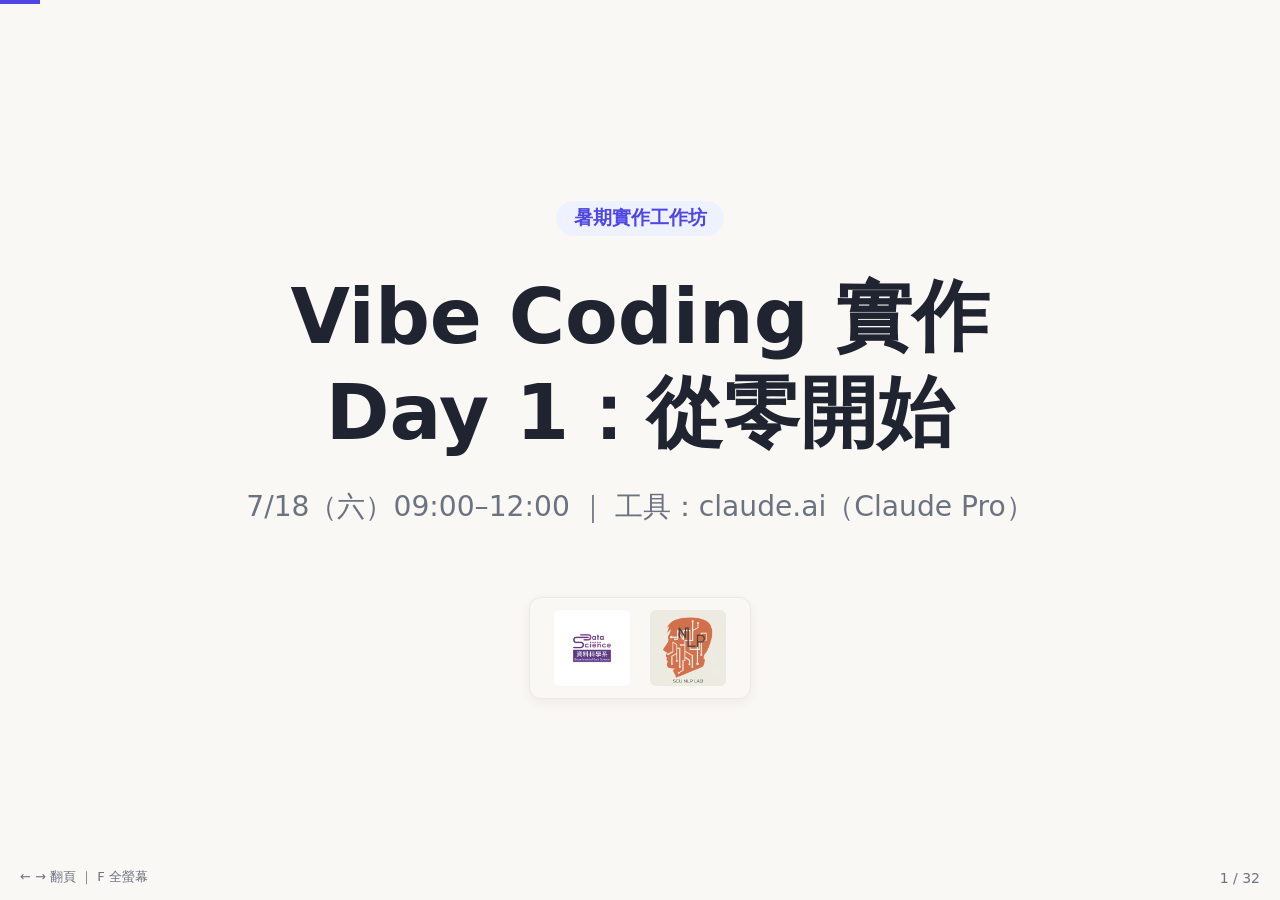
<file: slides/day1.html>
<!DOCTYPE html>
<html lang="zh-Hant">

<head>
  <meta charset="UTF-8">
  <meta name="viewport" content="width=device-width, initial-scale=1.0">
  <title>投影片 — Vibe Coding 工作坊 Day 1</title>
  <style>
    :root {
      --bg: #faf8f5;
      --fg: #1f2430;
      --muted: #6b7280;
      --accent: #4f46e5;
      --accent-soft: #eef2ff;
      --card: #ffffff;
      --border: #e5e7eb;
      --code-bg: #f3f4f6;
      --warn: #b45309;
      --warn-soft: #fef3c7;
    }

    @media (prefers-color-scheme: dark) {
      :root {
        --bg: #14161c;
        --fg: #e8eaf0;
        --muted: #9ca3af;
        --accent: #818cf8;
        --accent-soft: #23263a;
        --card: #1c1f29;
        --border: #33374a;
        --code-bg: #23263a;
        --warn: #fbbf24;
        --warn-soft: #3a2f14;
      }
    }

    * {
      margin: 0;
      padding: 0;
      box-sizing: border-box;
    }

    html,
    body {
      height: 100%;
    }

    body {
      background: var(--bg);
      color: var(--fg);
      overflow: hidden;
      font-family: "PingFang TC", "Noto Sans TC", "Microsoft JhengHei", system-ui, sans-serif;
    }

    .slide {
      display: none;
      position: absolute;
      inset: 0;
      padding: 6vh 8vw;
      flex-direction: column;
      justify-content: center;
      gap: 2.6vh;
    }

    .slide.active {
      display: flex;
    }

    h1 {
      font-size: clamp(40px, 6vw, 80px);
      line-height: 1.25;
    }

    h2 {
      font-size: clamp(30px, 4.2vw, 56px);
      line-height: 1.3;
      margin-bottom: 1vh;
    }

    h2 .kicker,
    .kicker {
      display: block;
      font-size: clamp(16px, 1.6vw, 22px);
      letter-spacing: .18em;
      color: var(--accent);
      font-weight: 700;
      text-transform: uppercase;
      margin-bottom: 12px;
    }

    p,
    li {
      font-size: clamp(18px, 2.2vw, 30px);
      line-height: 1.6;
    }

    ul,
    ol {
      padding-left: 1.3em;
      display: grid;
      gap: 1vh;
    }

    .muted {
      color: var(--muted);
    }

    .accent {
      color: var(--accent);
    }

    .big {
      font-size: clamp(26px, 3.2vw, 44px);
      line-height: 1.5;
      font-weight: 600;
    }

    .center {
      text-align: center;
      align-items: center;
    }

    .card {
      background: var(--card);
      border: 1px solid var(--border);
      border-radius: 16px;
      padding: 2.2vh 1.9vw;
      box-shadow: 0 2px 10px rgba(0, 0, 0, .05);
    }

    .cols {
      display: grid;
      grid-template-columns: 1fr 1fr;
      gap: 2vw;
      align-items: stretch;
    }

    pre {
      background: var(--code-bg);
      border: 1px solid var(--border);
      border-radius: 12px;
      padding: 1.8vh 1.4vw;
      overflow-x: auto;
      font-size: clamp(15px, 1.7vw, 23px);
      line-height: 1.55;
      font-family: "SF Mono", Menlo, Consolas, monospace;
      white-space: pre-wrap;
    }

    code {
      font-family: "SF Mono", Menlo, Consolas, monospace;
      background: var(--code-bg);
      border-radius: 6px;
      padding: .1em .35em;
      font-size: .92em;
    }

    pre code {
      background: none;
      padding: 0;
    }

    table {
      border-collapse: collapse;
      width: 100%;
    }

    th,
    td {
      border-bottom: 1px solid var(--border);
      padding: 1vh 1vw;
      text-align: left;
      font-size: clamp(16px, 1.8vw, 24px);
      line-height: 1.45;
    }

    th {
      color: var(--accent);
      font-weight: 700;
    }

    .pill {
      display: inline-block;
      background: var(--accent-soft);
      color: var(--accent);
      border-radius: 999px;
      padding: .25em .9em;
      font-weight: 700;
      font-size: clamp(15px, 1.5vw, 20px);
      margin-bottom: 1vh;
    }

    .warnbox {
      background: var(--warn-soft);
      border-left: 5px solid var(--warn);
      border-radius: 10px;
      padding: 1.8vh 1.5vw;
    }

    .warnbox p {
      color: var(--fg);
    }

    .section-num {
      font-size: clamp(52px, 8vw, 120px);
      font-weight: 800;
      color: var(--accent);
      opacity: .25;
      line-height: 1;
    }

    .step {
      background: var(--accent-soft);
      border-radius: 10px;
      padding: .3em .7em;
      font-weight: 700;
      color: var(--accent);
      display: inline-block;
      margin-right: .4em;
    }

    .progress {
      position: fixed;
      top: 0;
      left: 0;
      height: 4px;
      background: var(--accent);
      width: 0;
      transition: width .25s;
      z-index: 10;
    }

    .counter {
      position: fixed;
      bottom: 14px;
      right: 20px;
      color: var(--muted);
      font-size: 14px;
      z-index: 10;
    }

    .hint {
      position: fixed;
      bottom: 14px;
      left: 20px;
      color: var(--muted);
      font-size: 13px;
      z-index: 10;
    }

    .flow {
      display: flex;
      gap: .8vw;
      align-items: center;
      justify-content: center;
      flex-wrap: wrap;
    }

    .flow .fstep {
      background: var(--accent-soft);
      color: var(--accent);
      font-weight: 700;
      border-radius: 12px;
      padding: 1.4vh 1.4vw;
      font-size: clamp(17px, 2.1vw, 29px);
    }

    .flow .arr {
      color: var(--muted);
      font-size: clamp(19px, 2.3vw, 33px);
    }

    .tag {
      font-size: clamp(13px, 1.2vw, 17px);
      color: var(--muted);
    }

    /* Slide Logo styles */
    .slide-logos {
      display: inline-flex;
      gap: 20px;
      margin-top: 5vh;
      align-items: center;
      justify-content: center;
      background: #faf8f5;
      padding: 12px 24px;
      border-radius: 12px;
      box-shadow: 0 4px 12px rgba(43, 42, 39, 0.06);
      border: 1px solid rgba(224, 221, 211, 0.5);
    }

    .slide-logo {
      height: 76px;
      width: auto;
      border-radius: 6px;
      object-fit: contain;
      transition: transform 0.2s ease;
    }

    .slide-logo:hover {
      transform: scale(1.06);
    }

    .mobile-nav {
      display: none;
      position: fixed;
      bottom: 20px;
      left: 50%;
      transform: translateX(-50%);
      background: rgba(255, 255, 255, 0.15);
      backdrop-filter: blur(12px);
      -webkit-backdrop-filter: blur(12px);
      border: 1px solid rgba(255, 255, 255, 0.2);
      border-radius: 999px;
      padding: 6px 12px;
      gap: 20px;
      z-index: 100;
      box-shadow: 0 4px 15px rgba(0, 0, 0, 0.1);
    }

    .mobile-nav button {
      background: none;
      border: none;
      color: var(--fg);
      font-size: 20px;
      cursor: pointer;
      padding: 8px 16px;
      border-radius: 999px;
      transition: background 0.2s;
    }

    .mobile-nav button:active {
      background: var(--accent-soft);
    }

    @media (prefers-color-scheme: dark) {
      .mobile-nav {
        background: rgba(0, 0, 0, 0.4);
        border: 1px solid rgba(255, 255, 255, 0.1);
      }
    }

    /* 響應式手機版 RWD 優化 */
    @media (max-width: 768px) {
      .slide {
        padding: 4vh 5vw;
        justify-content: flex-start;
        overflow-y: auto;
      }

      .cols {
        grid-template-columns: 1fr;
        gap: 3vh;
      }

      h1 {
        font-size: clamp(28px, 8vw, 48px);
      }

      h2 {
        font-size: clamp(22px, 6vw, 36px);
      }

      p,
      li {
        font-size: clamp(15px, 4vw, 20px);
      }

      pre {
        font-size: clamp(12px, 3.5vw, 16px);
        padding: 1.5vh 3vw;
      }

      th,
      td {
        font-size: clamp(13px, 3.5vw, 16px);
        padding: 0.8vh 1.5vw;
      }

      .section-num {
        font-size: clamp(40px, 12vw, 70px);
      }

      .flow .fstep {
        font-size: clamp(14px, 4vw, 18px);
        padding: 1vh 2vw;
      }

      .hint {
        display: none;
      }

      .mobile-nav {
        display: flex;
      }

      .slide-logos {
        padding: 8px 16px;
        gap: 12px;
        margin-top: 3vh;
      }

      .slide-logo {
        height: 54px;
      }
    }
  </style>
</head>

<body>
  <div class="progress" id="progress"></div>
  <div class="counter" id="counter"></div>
  <div class="hint">← → 翻頁 ｜ F 全螢幕</div>

  <!-- 1 標題 -->
  <section class="slide center">
    <span class="pill">暑期實作工作坊</span>
    <h1>Vibe Coding 實作<br>Day 1：從零開始</h1>
    <p class="muted">7/18（六）09:00–12:00 ｜ 工具：claude.ai（Claude Pro）</p>
    <div class="slide-logos">
      <img src="../assets/bigdata_logo.png" alt="東吳資科" class="slide-logo">
      <img src="../assets/nlp_logo.png" alt="NLP Lab" class="slide-logo">
    </div>
  </section>

  <!-- 2 課程地圖 -->
  <section class="slide">
    <h2><span class="kicker">兩天課程地圖</span>我們要去哪裡</h2>
    <div class="cols">
      <div class="card">
        <p class="accent big">Day 1｜claude.ai 網頁版</p>
        <ul>
          <li>AI 是什麼（零基礎打底）</li>
          <li>① 第一個對話 + 番茄鐘 (used 7%)</li>
          <li>② PTCF + 統計模擬器 (used 30%)</li>
          <li>③ 髒資料搜查 (used 8%)</li>
          <li>④ 資料分析 + 儀表板 (used 20%)</li>
        </ul>
      </div>
      <div class="card">
        <p class="accent big">Day 2｜Claude Code</p>
        <ul>
          <li>把 AI 搬進你的電腦</li>
          <li>① 第一次用 Claude Code</li>
          <li>② 專案骨架 + 家規檔</li>
          <li>③ 生成儀表板專案</li>
          <li>④ Mini Hackathon</li>
        </ul>
      </div>
    </div>
  </section>

  <!-- 3 Day1 目標 -->
  <section class="slide">
    <h2><span class="kicker">Day 1 目標</span>今天結束時，你會…</h2>
    <ul>
      <li>搞懂 AI 是什麼、怎麼跟它<b>把話講清楚</b></li>
      <li>親手做出<b>第一個能動的小工具</b>（一行程式都不用寫）</li>
      <li>讓 AI 分析 <b>16,390 筆真實資料</b>並產出主管儀表板</li>
      <li>學會<b>驗收 AI 的產出</b> — 它會犯錯，把關的是你</li>
    </ul>
  </section>

  <!-- 4 定調 -->
  <section class="slide center">
    <h2><span class="kicker">先講最重要的一句</span></h2>
    <p class="big">今天你<span class="accent">不用會寫程式</span>。<br>你只要會「說清楚你要什麼」。</p>
    <p class="muted">沒碰過 AI 完全沒關係。每一步講義都有，卡住就舉手。</p>
  </section>

  <!-- 5 怎麼上這堂課 -->
  <section class="slide">
    <h2><span class="kicker">怎麼上這堂課</span>每個人做自己的，卡住就喊</h2>
    <div class="cols">
      <div class="card">
        <p class="accent big">🙋 卡住就舉手</p>
        <ul>
          <li>講師和助教會走過去</li>
          <li>卡住是正常的，不是你的問題</li>
        </ul>
      </div>
      <div class="card">
        <p class="accent big">👀 也可以問旁邊</p>
        <ul>
          <li>同學做得比較快就直接問他</li>
          <li>看別人的螢幕是最快的學法</li>
        </ul>
      </div>
    </div>
    <div class="warnbox">
      <p><b>每題都有「低標」。</b>做完低標你就達標了 — 後面的加分題做不完，完全不影響你今天學到的東西。</p>
    </div>
  </section>

  <!-- 6 概念A 標題 -->
  <section class="slide center">
    <div class="section-num">概念 A</div>
    <h2>AI 到底是什麼？</h2>
    <p class="muted">聽懂這幾分鐘，接下來一整天都會很順</p>
  </section>

  <!-- 7 LLM 是什麼 -->
  <section class="slide">
    <h2><span class="kicker">生成式 AI／大型語言模型</span>用一個比喻</h2>
    <div class="card">
      <p class="big">像一個讀過整個圖書館，擅長<span class="accent">「文字接龍」</span>的實習生。</p>
    </div>
    <ul>
      <li>它讀過海量文字，核心是尋找接龍機率：你輸入<b>「床前明月光」</b>，它會接出<b>「疑是地上霜」</b></li>
      <li>它並非像人類般具有真正的邏輯思考，而是利用統計規律拼湊出最像答案的文字</li>
      <li>它反應極快、知識廣博，但由於只是機率接龍，<b>有時會接出不合邏輯的錯誤</b></li>
    </ul>
    <p class="muted">Claude 就是這樣一個文字接龍大師。</p>
  </section>

  <!-- 8 提示詞/對話/上下文 -->
  <section class="slide">
    <h2><span class="kicker">三個關鍵詞</span>今天會一直用到</h2>
    <table style="font-size: clamp(15px, 1.7vw, 22px);">
      <tr>
        <th style="width: 25%;">詞</th>
        <th>白話與實例</th>
      </tr>
      <tr>
        <td><b>提示詞 Prompt</b></td>
        <td>你打給 AI 的指令。像<b>託朋友買咖啡</b>：說「買杯咖啡」（模糊）容易買錯，說「大杯熱無糖拿鐵」（具體）才精準。</td>
      </tr>
      <tr>
        <td><b>對話 / 上下文</b></td>
        <td>同一個對話中它有記憶力。問「推薦台北咖啡廳」後說「那台中呢？」，它知道是指台中咖啡廳。</td>
      </tr>
      <tr>
        <td><b>新對話</b></td>
        <td>開啟新對話它就全忘了（換新實習生）。如果直接在新對話問「那台中呢？」，它會一頭霧水。<b>鬼打牆時必開新對話！</b></td>
      </tr>
    </table>
  </section>

  <!-- 9 模型 + 幻覺 -->
  <section class="slide">
    <h2><span class="kicker">模型 + 幻覺的警告</span></h2>
    <div class="cols">
      <div class="card" style="padding: 1.5vh 1.5vw;">
        <p class="accent big">模型 Model (大腦版本)</p>
        <p>如 <b>iPhone 的 Standard vs Pro</b>（資深顧問 Opus vs 敏捷助理 Sonnet）。今天實作與分析用 **Sonnet** 性價比最高且快速。</p>
      </div>
      <div class="card" style="border-color: var(--warn); padding: 1.5vh 1.5vw;">
        <p class="big" style="color: var(--warn);">⚠️ 幻覺 Hallucination (編造事實)</p>
        <p><b>「一臉正經地說瞎話」</b>。例如：叫它提供論文文獻，它會憑空捏造看似極度真實但根本不存在的期刊、作者與年份！</p>
      </div>
    </div>
    <div class="warnbox" style="margin-top: 1vh;">
      <p><b>碩士生必記規矩：AI 給的任何數字與文獻，你都要親自驗證，絕不能照單全收！</b></p>
    </div>
  </section>

  <!-- 9.5 額度與 Token 消耗估計 -->
  <section class="slide">
    <h2><span class="kicker">用量限制</span>Pro 帳號額度與 Token 消耗估計</h2>
    <p>目前 Pro 帳號使用 <b>Sonnet 5</b> 設有 5 小時滾動用量限制。以下為 Day 1 各實作預估消耗比例（以中度對話與修改為基準）：</p>
    <div class="cols" style="gap: 1.5vw; margin-top: 2vh;">
      <div class="card" style="padding: 1.5vh 1.5vw; flex: 1;">
        <p class="accent big" style="font-size: 18px; margin-bottom: 0.5vh;">實作 ① & ②</p>
        <ul style="font-size: 14px; gap: 0.5vh;">
          <li><b>實作① 番茄鐘</b>：約消耗 <b style="color: var(--accent);">7%</b> 額度（對話少，難度低）</li>
          <li><b>實作② 抽樣模擬器</b>：約消耗 <b style="color: var(--accent);">30%</b> 額度（多次迭代，程式較複雜）</li>
        </ul>
      </div>
      <div class="card" style="padding: 1.5vh 1.5vw; flex: 1;">
        <p class="accent big" style="font-size: 18px; margin-bottom: 0.5vh;">實作 ③ & ④</p>
        <ul style="font-size: 14px; gap: 0.5vh;">
          <li><b>實作③ 髒資料搜查</b>：約消耗 <b style="color: var(--accent);">8%</b> 額度（資料診斷，代碼生成）</li>
          <li><b>實作④ 主管儀表板</b>：約消耗 <b style="color: var(--accent);">20%</b> 額度（清洗與互動圖表設計）</li>
        </ul>
      </div>
    </div>
    <div class="warnbox" style="margin-top: 1.5vh; padding: 1vh 1.5vw;">
      <p style="font-size: 14px;">💡 <b>提示：</b>題目愈複雜、程式碼愈長、迭代對話愈多，消耗的 Token 與額度就會呈指數級上升。鬼打牆時請記得<b>開啟新對話</b>以節省額度！</p>
    </div>
  </section>

  <!-- 10 Vibe Coding 的三大隱患 -->
  <section class="slide">
    <h2><span class="kicker">防禦性思維</span>Vibe Coding 的三大隱患與對策</h2>
    <div class="cols">
      <div class="card" style="padding: 1.5vh 1.5vw;">
        <p class="accent big" style="font-size: 20px;">1. 記憶上限 (Token Limit)</p>
        <p style="font-size: 15px; line-height: 1.45;">AI 有「上下文視窗」限制。當對話變長、程式碼變多時，AI 會開始<b>遺忘前文、胡言亂語或執行速度變慢</b>。</p>
      </div>
      <div class="card" style="padding: 1.5vh 1.5vw;">
        <p class="accent big" style="font-size: 20px;">2. 幻覺與自圓其說</p>
        <p style="font-size: 15px; line-height: 1.45;">如果你直接問 AI「你確定這個答案沒錯嗎？」，它為了使接龍順暢，通常會<b>瞎編看似合理的理由來欺騙你</b>。</p>
      </div>
    </div>
    <div class="warnbox" style="margin-top: 1vh; padding: 1vh 1.5vw;">
      <p style="font-size: 16px;">💡 <b>唯一對策 — 停損重開：</b>對話混亂或鬼打牆時，<b>立刻重開新對話</b>，將程式碼主體貼給它，並簡短交代『這是目前進度，我們繼續』。</p>
    </div>
  </section>

  <!-- 10 Artifact + 介面 -->
  <section class="slide">
    <h2><span class="kicker">介面導覽</span>先在螢幕上找到這四個地方</h2>
    <table>
      <tr>
        <th>功能</th>
        <th>在哪裡</th>
        <th>用途</th>
      </tr>
      <tr>
        <td><b>模型選擇</b></td>
        <td>輸入框旁下拉</td>
        <td>今天固定選 Sonnet</td>
      </tr>
      <tr>
        <td><b>輸入框</b></td>
        <td>畫面中間</td>
        <td>打提示詞的地方</td>
      </tr>
      <tr>
        <td><b>Artifacts</b></td>
        <td>對話右側</td>
        <td>它生成的網頁／程式，即時預覽</td>
      </tr>
      <tr>
        <td><b>➕ 上傳</b></td>
        <td>輸入框旁</td>
        <td>丟 CSV、圖片、文件給它</td>
      </tr>
    </table>
    <p class="muted">跟著講師在自己螢幕上點一遍。找不到就舉手，或問旁邊的同學。</p>
  </section>

  <!-- 11 實作① 標題 -->
  <section class="slide center">
    <div class="section-num">實作 ①</div>
    <h2>第一個對話 + 番茄鐘<span class="tag"> ｜ 信心題</span></h2>
    <p class="muted">09:30–10:00 ｜ 輕鬆玩（預估消耗額度：7%）</p>
  </section>

  <!-- 12 實作① 步驟 -->
  <section class="slide">
    <h2><span class="kicker">實作① 信心題</span>番茄鐘工作站 — 5 輪迭代步驟</h2>
    <div class="cols" style="gap: 1.5vw;">
      <div class="card" style="padding: 1.2vh 1.2vw;">
        <p class="accent big" style="font-size: 18px; margin-bottom: 0.5vh;">🔸 Round 1–3：起步與基本生成</p>
        <ul style="font-size: 13.5px; gap: 0.4vh;">
          <li><b>R1 自我介紹</b>：向 Claude Sonnet 問候體驗生成速度。</li>
          <li><b>R2 追問脈絡</b>：追問具體例子（體驗前文對話記憶）。</li>
          <li><b>R3 基礎番茄鐘</b>：輸入 prompt 生成基礎款計時器 HTML Artifact。</li>
        </ul>
      </div>
      <div class="card" style="padding: 1.2vh 1.2vw;">
        <p class="accent big" style="font-size: 18px; margin-bottom: 0.5vh;">🔸 Round 4–5：功能擴充與美化</p>
        <ul style="font-size: 13.5px; gap: 0.4vh;">
          <li><b>R4 休息與動畫</b>：增加「長短休息」切換按鈕，並加上圓形進度條動畫。</li>
          <li><b>R5 音效與美化</b>：改為莫蘭迪色極簡風，時間到發出嗶嗶聲（Web Audio API）。</li>
        </ul>
      </div>
    </div>
    <div class="warnbox" style="margin-top: 1vh; padding: 1vh 1.5vw;">
      <p style="font-size: 14px;">🎯 <b>Vibe Coding 心法：</b> 描述 ➔ 生成 ➔ 試用 ➔ 迭代。改壞了就描述問題請它修正（例如「暫停後時間會重設，請修正」）。</p>
    </div>
  </section>

  <!-- 13 核心循環 -->
  <section class="slide center">
    <h2><span class="kicker">你剛剛做的事，有個名字</span>核心循環</h2>
    <div class="flow">
      <div class="fstep">描述</div>
      <div class="arr">→</div>
      <div class="fstep">生成</div>
      <div class="arr">→</div>
      <div class="fstep">試用</div>
      <div class="arr">→</div>
      <div class="fstep">迭代</div>
      <div class="arr">↺</div>
    </div>
    <p class="muted">今天會重複很多次。卡住的循環就砍掉重開。</p>
  </section>

  <!-- 14 概念B PTCF -->
  <section class="slide">
    <h2><span class="kicker">概念 B</span>東西一複雜，就要 PTCF</h2>
    <p>番茄鐘一句話就成功，因為它簡單。東西複雜時，講模糊它就猜錯。口訣幫你講清楚：</p>
    <div class="cols">
      <pre>❌ 爛提示詞
幫我做一個丟硬幣的網頁</pre>
      <pre>✅ PTCF 版
你是互動教材設計師。做一個丟硬幣
模擬器：可設次數（10/100/1000），
動態畫正面比例收斂折線圖，標出
理論值 0.5。單一 HTML、繁中。</pre>
    </div>
  </section>

  <!-- 15 PTCF 表 -->
  <section class="slide">
    <h2><span class="kicker">PTCF</span>起手提示詞四元素（照著填空）</h2>
    <table>
      <tr>
        <th>元素</th>
        <th>說明</th>
        <th>範例</th>
      </tr>
      <tr>
        <td><b>P</b>ersona 角色</td>
        <td>要它扮演誰</td>
        <td>互動教材設計師</td>
      </tr>
      <tr>
        <td><b>T</b>ask 任務</td>
        <td>具體做什麼</td>
        <td>丟硬幣模擬器＋收斂折線圖</td>
      </tr>
      <tr>
        <td><b>C</b>ontext 脈絡</td>
        <td>背景與限制</td>
        <td>教學用、可設定次數</td>
      </tr>
      <tr>
        <td><b>F</b>ormat 格式</td>
        <td>產出形式</td>
        <td>單一 HTML Artifact、繁中</td>
      </tr>
    </table>
    <p class="muted">不用死記，講義有範例。心法：把 Claude 當「很強但剛到職的新同事」。</p>
  </section>

  <!-- 16 實作② 標題 -->
  <section class="slide center">
    <div class="section-num">實作 ②</div>
    <h2>常態分佈抽樣模擬器<span class="tag"> ｜ 引導迭代</span></h2>
    <p class="muted">10:00–10:30 ｜ 練習 PTCF 與多輪迭代（預估消耗額度：30%）</p>
  </section>

  <!-- 17 實作② 步驟 -->
  <section class="slide">
    <h2><span class="kicker">實作② 引導迭代</span>抽樣模擬器 — 5 輪迭代步驟</h2>
    <div class="cols" style="gap: 1.5vw;">
      <div class="card" style="padding: 1.2vh 1.2vw;">
        <p class="accent big" style="font-size: 18px; margin-bottom: 0.5vh;">🔸 Round 1–3：模擬器與公式</p>
        <ul style="font-size: 13.5px; gap: 0.4vh;">
          <li><b>R1 建立模擬器</b>：複製講義中的 PTCF 起手提示詞，產出基本模擬直方圖。</li>
          <li><b>R2 連續抽樣動畫</b>：增加球落下動畫與抽樣速度控制拉桿。</li>
          <li><b>R3 統計公式比對</b>：顯示實測標準差與理論標準誤公式卡片。</li>
        </ul>
      </div>
      <div class="card" style="padding: 1.2vh 1.2vw;">
        <p class="accent big" style="font-size: 18px; margin-bottom: 0.5vh;">🔸 Round 4–5：數據導出與進階</p>
        <ul style="font-size: 13.5px; gap: 0.4vh;">
          <li><b>R4 匯出 CSV</b>：新增「匯出模擬結果」按鈕，打包抽樣均值下載。</li>
          <li><b>R5 自訂偏態母體</b>：新增偏態拉桿，動態改變母體以觀察收斂條件。</li>
        </ul>
      </div>
    </div>
    <div class="warnbox" style="margin-top: 1vh; padding: 1vh 1.5vw;">
      <p style="font-size: 14px;">💡 <b>迭代三法則：</b>① 一次只改一件事 ② 描述看到的錯誤現象，別猜程式碼哪裡錯 ③ 隨時可以請它「改回來」。</p>
    </div>
  </section>

  <!-- 17 休息 -->
  <section class="slide center">
    <h2>☕ 休息 10 分鐘</h2>
    <p class="muted">10:30–10:40 ｜ 帳號或裝置有狀況的，現在來找助教</p>
  </section>

  <!-- 18 概念C -->
  <section class="slide center">
    <div class="section-num">概念 C</div>
    <h2>AI 會犯錯，資料要把關</h2>
  </section>

  <!-- 19 髒資料 -->
  <section class="slide">
    <h2><span class="kicker">殘酷事實</span>真實資料永遠是髒的</h2>
    <p>老闆丟給你一份 16,390 筆的銷售資料。真實世界的資料<b>一定有</b>：</p>
    <ul>
      <li>漏填的欄位（缺值）</li>
      <li>重複登錄的紀錄</li>
      <li>打錯的數字（異常值）</li>
      <li>同一個東西的不同寫法（台北／臺北）</li>
    </ul>
    <div class="warnbox">
      <p><b>AI 分析再快，也可能把髒資料照單全收，算出漂亮但錯誤的結論。所以你的第一動作永遠是：先做資料品質檢查，別急著分析。</b></p>
    </div>
  </section>

  <!-- 20 實作③ 標題 -->
  <section class="slide center">
    <div class="section-num">實作 ③</div>
    <h2>髒資料搜查<span class="tag"> ｜ 組間競賽</span></h2>
    <p class="muted">10:40–11:10 ｜ 資料品質診斷與檢查（預估消耗額度：8%）</p>
  </section>

  <!-- 21 實作③ 步驟 -->
  <section class="slide">
    <h2><span class="kicker">實作③ 髒資料搜查</span>診斷與大搜查 — 4 輪對話步驟</h2>
    <div class="cols" style="gap: 1.5vw;">
      <div class="card" style="padding: 1.2vh 1.2vw;">
        <p class="accent big" style="font-size: 18px; margin-bottom: 0.5vh;">🔸 Round 1–2：自動診斷與模糊比對</p>
        <ul style="font-size: 13.5px; gap: 0.4vh;">
          <li><b>R1 上傳與品質檢查</b>：傳送雙 CSV，要求列出缺值、重複、異常等問題。</li>
          <li><b>R2 模糊字串查找</b>：追問「城市」與「店名」的拼寫不一致（台北/臺北/Taipei）及受影響列數。</li>
        </ul>
      </div>
      <div class="card" style="padding: 1.2vh 1.2vw;">
        <p class="accent big" style="font-size: 18px; margin-bottom: 0.5vh;">🔸 Round 3–4：極端值與清洗 SOP</p>
        <ul style="font-size: 13.5px; gap: 0.4vh;">
          <li><b>R3 退貨與異常金額</b>：找出數量為負數的交易與金額異常過大的打字錯誤列。</li>
          <li><b>R4 產出清理 SOP 與 Code</b>：請 AI 將所有問題整理成規章，並寫出對應 Pandas 程式碼。</li>
        </ul>
      </div>
    </div>
    <div class="warnbox" style="margin-top: 1vh; padding: 1vh 1.5vw;">
      <p style="font-size: 14px;">⚠️ <b>真實資料永遠是髒的：</b>AI 分析速度再快，如果照單全收，結論就是錯的！先品質檢查，再分析。</p>
    </div>
  </section>

  <!-- 21 概念D 三層驗證 -->
  <section class="slide">
    <h2><span class="kicker">概念 D</span>三層驗證法 — 分析的安全帶</h2>
    <table>
      <tr>
        <th>層</th>
        <th>做法</th>
      </tr>
      <tr>
        <td><b>1. 問前防呆</b></td>
        <td>提問就要求「附依據數字」「說明處理方式」</td>
      </tr>
      <tr>
        <td><b>2. 抽查核算</b></td>
        <td>挑 1–2 個關鍵數字，<b>開新對話</b>重算比對</td>
      </tr>
      <tr>
        <td><b>3. 換腦複審</b></td>
        <td>新對話貼結論：「請當魔鬼代言人挑毛病」</td>
      </tr>
    </table>
    <p class="muted">為什麼開新對話？在原對話問「你確定嗎」，它傾向自圓其說。</p>
  </section>

  <!-- 22 實作④ 標題 -->
  <section class="slide center">
    <div class="section-num">實作 ④</div>
    <h2>清理分析 + 主管儀表板<span class="tag"> ｜ 三層驗證</span></h2>
    <p class="muted">11:10–11:30 ｜ 清理、分析並打造一頁式儀表板（預估消耗額度：20%）</p>
  </section>

  <!-- 23 實作④ 步驟 -->
  <section class="slide">
    <h2><span class="kicker">實作④ 三層驗證</span>清理分析 + 主管儀表板 — 5 輪步驟</h2>
    <div class="cols" style="gap: 1.5vw;">
      <div class="card" style="padding: 1.2vh 1.2vw;">
        <p class="accent big" style="font-size: 18px; margin-bottom: 0.5vh;">🔸 Round 1–3：分析與初版 HTML</p>
        <ul style="font-size: 13px; gap: 0.3vh;">
          <li><b>R1 清洗分析</b>：分析營收趨勢、季節性、平日週末差異與坪效（附依據數字）。</li>
          <li><b>R2 交叉核算</b>：開新對話重算單店（夢時代6月營收）比對是否一致（第二層驗證）。</li>
          <li><b>R3 初版儀表板</b>：產生互動式 HTML 網頁，含指標卡與趨勢/佔比圖。</li>
        </ul>
      </div>
      <div class="card" style="padding: 1.2vh 1.2vw;">
        <p class="accent big" style="font-size: 18px; margin-bottom: 0.5vh;">🔸 Round 4–5：聯動篩選與決策報告</p>
        <ul style="font-size: 13px; gap: 0.3vh;">
          <li><b>R4 互動聯動</b>：加入門市下拉選單、月份按鈕與圖表資料動態聯動。</li>
          <li><b>R5 建議與列印</b>：最下方加入 AI 門市優化戰略，並增加「匯出/列印 PDF」按鈕。</li>
        </ul>
      </div>
    </div>
    <div class="warnbox" style="margin-top: 1vh; padding: 1vh 1.5vw;">
      <p style="font-size: 14px;">🔍 <b>第三層驗證（換腦複審）：</b> 完成後開新視窗把結論丟給 AI：「請擔任魔鬼代言人挑毛病」。</p>
    </div>
  </section>

  <!-- 23 展示 -->
  <section class="slide center">
    <h2>📊 快速展示</h2>
    <p class="big">2–3 組上台，各 30 秒</p>
    <p class="muted">秀儀表板 + 說一個你們抓到的資料陷阱</p>
  </section>

  <!-- 24 追問 -->
  <section class="slide">
    <h2><span class="kicker">為什麼一直要你們追問</span>65% vs 40%</h2>
    <div class="card">
      <p class="big">Anthropic 2026 研究：對生成內容<b>會追問的學習者</b>理解度超過 <span class="accent">65%</span>；照單全收的不到 <span
          class="accent">40%</span>。</p>
    </div>
    <p>🔍 <b>追問檢查點</b>：現在向 Claude 問 2 個「為什麼」，填進講義。<br><span class="muted">例：「為什麼用中位數處理異常值？」「bin 數怎麼決定的？」</span></p>
  </section>

  <!-- 24b 自由活動：Day2 題目發想 -->
  <section class="slide">
    <h2><span class="kicker">自由活動 ｜ 11:30–12:00</span>想一個你明天想做的題目 💡</h2>
    <p>明天用 Claude Code 從零做出<b>能執行的小工具</b>。現在想一個<b>你自己想做</b>的題目，明天就拿它來實作！</p>
    <div class="cols">
      <div class="card" style="padding: 1.5vh 1.5vw;">
        <p class="accent big" style="font-size: 20px;">想不到？往這些方向</p>
        <ul style="font-size: 15px; gap: 0.4vh;">
          <li>把重複的作業<b>自動化</b></li>
          <li>把一堆資料<b>變成一張圖</b></li>
          <li>把 Excel 流程<b>變成網頁</b></li>
          <li>做一個<b>只有你需要</b>的小工具</li>
        </ul>
      </div>
      <div class="card" style="padding: 1.5vh 1.5vw;">
        <p class="accent big" style="font-size: 20px;">填題目發想表單 📝</p>
        <p style="font-size: 15px;">掃 QR code / 開連結，寫下：題目名稱、做什麼、需要哪些功能。<b>寧小勿大</b> — 30 分鐘做得完的小工具最好。</p>
      </div>
    </div>
    <div class="warnbox">
      <p>🎯 老師會收集大家的題目，<b>明天挑幾個當全班一起做的示範案例</b>！你的點子有機會雀屏中選。想不到也沒關係，明天有 6 個備選題目。</p>
    </div>
  </section>

  <!-- 25 行前作業 -->
  <section class="slide">
    <h2><span class="kicker">回家作業</span>Day 2 環境安裝（15 分鐘）</h2>
    <p>明天用 <b>Claude Code</b> — 能直接讀寫你電腦檔案的 AI。有兩種裝法，<b>擇一即可</b>：</p>
    <div class="cols">
      <div class="card">
        <p class="accent big" style="font-size: 20px;">🖥️ Desktop App（推薦）</p>
        <p>下載 App、登入、點 <b>Code</b> 分頁。圖形介面，新手友善。Windows 需另裝 Git（GUI 安裝，約 3 分鐘）。</p>
      </div>
      <div class="card">
        <p class="accent big" style="font-size: 20px;">⌨️ CLI（進階）</p>
        <p>終端機貼一行指令安裝。習慣打字或已經裝過的同學適用。</p>
      </div>
    </div>
    <ul>
      <li>照<b>行前通知</b>選一種裝好，自檢清單依你選的方式勾選</li>
      <li>卡關就<b>把錯誤訊息貼給 claude.ai 問</b> — 這就是 vibe coding</li>
    </ul>
    <div class="warnbox">
      <p>📱 現在手機拍下講義最後一頁的自檢清單。明早 08:45 前到的人有助教一對一救援。</p>
    </div>
  </section>

  <!-- 26 收尾 -->
  <section class="slide center">
    <h2>Day 1 完成 🎉</h2>
    <p class="big">今天：對話就能出成品。<br>明天：<span class="accent">讓 AI 進你的電腦做專案。</span></p>
    <p class="muted">7/19（日）09:00 見</p>
  </section>

  <div class="mobile-nav">
    <button id="prev-btn">◀</button>
    <button id="next-btn">▶</button>
  </div>

  <script>
    const slides = [...document.querySelectorAll('.slide')];
    let i = Math.min(parseInt(location.hash.slice(1)) || 0, slides.length - 1);
    const progress = document.getElementById('progress');
    const counter = document.getElementById('counter');
    function show(n) {
      i = Math.max(0, Math.min(n, slides.length - 1));
      slides.forEach((s, k) => s.classList.toggle('active', k === i));
      progress.style.width = ((i + 1) / slides.length * 100) + '%';
      counter.textContent = (i + 1) + ' / ' + slides.length;
      location.hash = i;
    }
    addEventListener('keydown', e => {
      if (['ArrowRight', ' ', 'PageDown'].includes(e.key)) { e.preventDefault(); show(i + 1); }
      else if (['ArrowLeft', 'PageUp'].includes(e.key)) { e.preventDefault(); show(i - 1); }
      else if (e.key === 'Home') show(0);
      else if (e.key === 'End') show(slides.length - 1);
      else if (e.key.toLowerCase() === 'f') {
        document.fullscreenElement ? document.exitFullscreen() : document.documentElement.requestFullscreen();
      }
    });
    addEventListener('click', e => {
      // 僅在桌面版寬螢幕啟用點擊兩側翻頁，避免手機版點選或滑動時誤觸
      if (innerWidth > 768) {
        if (e.clientX > innerWidth * 2 / 3) show(i + 1);
        else if (e.clientX < innerWidth / 3) show(i - 1);
      }
    });

    // 行動端懸浮按鈕導覽
    const prevBtn = document.getElementById('prev-btn');
    const nextBtn = document.getElementById('next-btn');
    if (prevBtn) prevBtn.addEventListener('click', () => show(i - 1));
    if (nextBtn) nextBtn.addEventListener('click', () => show(i + 1));

    show(i);
  </script>
</body>

</html>
</file>
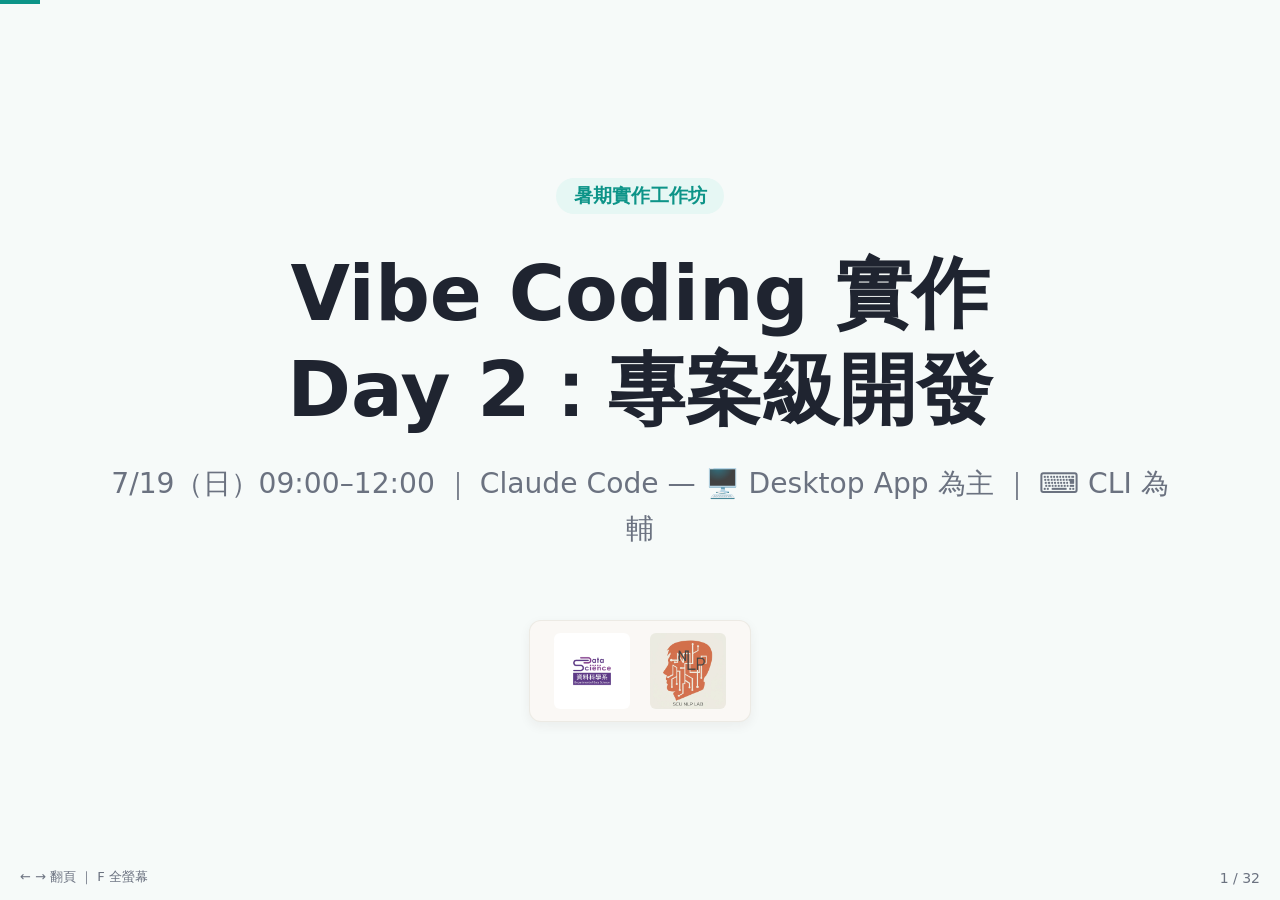
<file: slides/day2.html>
<!DOCTYPE html>
<html lang="zh-Hant">

<head>
  <meta charset="UTF-8">
  <meta name="viewport" content="width=device-width, initial-scale=1.0">
  <title>投影片 — Vibe Coding 工作坊 Day 2</title>
  <style>
    :root {
      --bg: #f6faf9;
      --fg: #1f2430;
      --muted: #6b7280;
      --accent: #0d9488;
      --accent-soft: #e6f7f4;
      --card: #ffffff;
      --border: #e5e7eb;
      --code-bg: #f3f4f6;
      --warn: #b45309;
      --warn-soft: #fef3c7;
    }

    @media (prefers-color-scheme: dark) {
      :root {
        --bg: #12181a;
        --fg: #e8eaf0;
        --muted: #9ca3af;
        --accent: #2dd4bf;
        --accent-soft: #1c2e2c;
        --card: #1a2426;
        --border: #2f3f42;
        --code-bg: #1c2e2c;
        --warn: #fbbf24;
        --warn-soft: #3a2f14;
      }
    }

    * {
      margin: 0;
      padding: 0;
      box-sizing: border-box;
    }

    html,
    body {
      height: 100%;
    }

    body {
      background: var(--bg);
      color: var(--fg);
      overflow: hidden;
      font-family: "PingFang TC", "Noto Sans TC", "Microsoft JhengHei", system-ui, sans-serif;
    }

    .slide {
      display: none;
      position: absolute;
      inset: 0;
      padding: 6vh 8vw;
      flex-direction: column;
      justify-content: center;
      gap: 2.6vh;
    }

    .slide.active {
      display: flex;
    }

    h1 {
      font-size: clamp(40px, 6vw, 80px);
      line-height: 1.25;
    }

    h2 {
      font-size: clamp(30px, 4.2vw, 56px);
      line-height: 1.3;
      margin-bottom: 1vh;
    }

    h2 .kicker,
    .kicker {
      display: block;
      font-size: clamp(16px, 1.6vw, 22px);
      letter-spacing: .18em;
      color: var(--accent);
      font-weight: 700;
      text-transform: uppercase;
      margin-bottom: 12px;
    }

    p,
    li {
      font-size: clamp(18px, 2.2vw, 30px);
      line-height: 1.6;
    }

    ul,
    ol {
      padding-left: 1.3em;
      display: grid;
      gap: 1vh;
    }

    .muted {
      color: var(--muted);
    }

    .accent {
      color: var(--accent);
    }

    .big {
      font-size: clamp(26px, 3.2vw, 44px);
      line-height: 1.5;
      font-weight: 600;
    }

    .center {
      text-align: center;
      align-items: center;
    }

    .card {
      background: var(--card);
      border: 1px solid var(--border);
      border-radius: 16px;
      padding: 2.2vh 1.9vw;
      box-shadow: 0 2px 10px rgba(0, 0, 0, .05);
    }

    .cols {
      display: grid;
      grid-template-columns: 1fr 1fr;
      gap: 2vw;
      align-items: stretch;
    }

    pre {
      background: var(--code-bg);
      border: 1px solid var(--border);
      border-radius: 12px;
      padding: 1.8vh 1.4vw;
      overflow-x: auto;
      font-size: clamp(15px, 1.7vw, 23px);
      line-height: 1.55;
      font-family: "SF Mono", Menlo, Consolas, monospace;
      white-space: pre-wrap;
    }

    code {
      font-family: "SF Mono", Menlo, Consolas, monospace;
      background: var(--code-bg);
      border-radius: 6px;
      padding: .1em .35em;
      font-size: .92em;
    }

    pre code {
      background: none;
      padding: 0;
    }

    table {
      border-collapse: collapse;
      width: 100%;
    }

    th,
    td {
      border-bottom: 1px solid var(--border);
      padding: 1vh 1vw;
      text-align: left;
      font-size: clamp(16px, 1.8vw, 24px);
      line-height: 1.45;
    }

    th {
      color: var(--accent);
      font-weight: 700;
    }

    .pill {
      display: inline-block;
      background: var(--accent-soft);
      color: var(--accent);
      border-radius: 999px;
      padding: .25em .9em;
      font-weight: 700;
      font-size: clamp(15px, 1.5vw, 20px);
      margin-bottom: 1vh;
    }

    .warnbox {
      background: var(--warn-soft);
      border-left: 5px solid var(--warn);
      border-radius: 10px;
      padding: 1.8vh 1.5vw;
    }

    .warnbox p {
      color: var(--fg);
    }

    .section-num {
      font-size: clamp(52px, 8vw, 120px);
      font-weight: 800;
      color: var(--accent);
      opacity: .25;
      line-height: 1;
    }

    .step {
      background: var(--accent-soft);
      border-radius: 10px;
      padding: .3em .7em;
      font-weight: 700;
      color: var(--accent);
      display: inline-block;
      margin-right: .4em;
    }

    .progress {
      position: fixed;
      top: 0;
      left: 0;
      height: 4px;
      background: var(--accent);
      width: 0;
      transition: width .25s;
      z-index: 10;
    }

    .counter {
      position: fixed;
      bottom: 14px;
      right: 20px;
      color: var(--muted);
      font-size: 14px;
      z-index: 10;
    }

    .hint {
      position: fixed;
      bottom: 14px;
      left: 20px;
      color: var(--muted);
      font-size: 13px;
      z-index: 10;
    }

    .flow {
      display: flex;
      gap: .8vw;
      align-items: center;
      justify-content: center;
      flex-wrap: wrap;
    }

    .flow .fstep {
      background: var(--accent-soft);
      color: var(--accent);
      font-weight: 700;
      border-radius: 12px;
      padding: 1.4vh 1.4vw;
      font-size: clamp(17px, 2.1vw, 29px);
    }

    .flow .arr {
      color: var(--muted);
      font-size: clamp(19px, 2.3vw, 33px);
    }

    .tag {
      font-size: clamp(13px, 1.2vw, 17px);
      color: var(--muted);
    }

    /* Slide Logo styles */
    .slide-logos {
      display: inline-flex;
      gap: 20px;
      margin-top: 5vh;
      align-items: center;
      justify-content: center;
      background: #faf8f5;
      padding: 12px 24px;
      border-radius: 12px;
      box-shadow: 0 4px 12px rgba(43, 42, 39, 0.06);
      border: 1px solid rgba(224, 221, 211, 0.5);
    }

    .slide-logo {
      height: 76px;
      width: auto;
      border-radius: 6px;
      object-fit: contain;
      transition: transform 0.2s ease;
    }

    .slide-logo:hover {
      transform: scale(1.06);
    }

    .mobile-nav {
      display: none;
      position: fixed;
      bottom: 20px;
      left: 50%;
      transform: translateX(-50%);
      background: rgba(255, 255, 255, 0.15);
      backdrop-filter: blur(12px);
      -webkit-backdrop-filter: blur(12px);
      border: 1px solid rgba(255, 255, 255, 0.2);
      border-radius: 999px;
      padding: 6px 12px;
      gap: 20px;
      z-index: 100;
      box-shadow: 0 4px 15px rgba(0, 0, 0, 0.1);
    }

    .mobile-nav button {
      background: none;
      border: none;
      color: var(--fg);
      font-size: 20px;
      cursor: pointer;
      padding: 8px 16px;
      border-radius: 999px;
      transition: background 0.2s;
    }

    .mobile-nav button:active {
      background: var(--accent-soft);
    }

    @media (prefers-color-scheme: dark) {
      .mobile-nav {
        background: rgba(0, 0, 0, 0.4);
        border: 1px solid rgba(255, 255, 255, 0.1);
      }
    }

    /* Unify card font hierarchy inside columns */
    .cols .card .big {
      font-size: clamp(18px, 1.9vw, 24px) !important;
      font-weight: 700;
      margin-bottom: 0.8vh;
    }

    .cols .card p,
    .cols .card li {
      font-size: clamp(13px, 1.4vw, 16px) !important;
      line-height: 1.5;
    }
    
    .cols .card table th,
    .cols .card table td {
      font-size: clamp(12px, 1.3vw, 15px) !important;
      padding: 0.6vh 0.8vw;
    }

    .cols .card pre {
      font-size: clamp(12px, 1.3vw, 14px) !important;
      padding: 1vh 1vw;
    }

    .cols .card ul,
    .cols .card ol {
      gap: 0.5vh;
    }

    /* 響應式手機版 RWD 優化 */
    @media (max-width: 768px) {
      .slide {
        padding: 4vh 5vw;
        justify-content: flex-start;
        overflow-y: auto;
      }

      .cols {
        grid-template-columns: 1fr;
        gap: 3vh;
      }

      h1 {
        font-size: clamp(28px, 8vw, 48px);
      }

      h2 {
        font-size: clamp(22px, 6vw, 36px);
      }

      p,
      li {
        font-size: clamp(15px, 4vw, 20px);
      }

      pre {
        font-size: clamp(12px, 3.5vw, 16px);
        padding: 1.5vh 3vw;
      }

      th,
      td {
        font-size: clamp(13px, 3.5vw, 16px);
        padding: 0.8vh 1.5vw;
      }

      .section-num {
        font-size: clamp(40px, 12vw, 70px);
      }

      .flow .fstep {
        font-size: clamp(14px, 4vw, 18px);
        padding: 1vh 2vw;
      }

      .hint {
        display: none;
      }

      .mobile-nav {
        display: flex;
      }

      .slide-logos {
        padding: 8px 16px;
        gap: 12px;
        margin-top: 3vh;
      }

      .slide-logo {
        height: 54px;
      }
    }
  </style>
</head>

<body>
  <div class="progress" id="progress"></div>
  <div class="counter" id="counter"></div>
  <div class="hint">← → 翻頁 ｜ F 全螢幕</div>

  <!-- 1 標題 -->
  <section class="slide center">
    <span class="pill">暑期實作工作坊</span>
    <h1>Vibe Coding 實作<br>Day 2：專案級開發</h1>
    <p class="muted">7/19（日）09:00–12:00 ｜ Claude Code — 🖥️ Desktop App 為主 ｜ ⌨️ CLI 為輔</p>
    <div class="slide-logos">
      <img src="../assets/bigdata_logo.png" alt="東吳資科" class="slide-logo">
      <img src="../assets/nlp_logo.png" alt="NLP Lab" class="slide-logo">
    </div>
  </section>

  <!-- 2 目標 -->
  <section class="slide">
    <h2><span class="kicker">Day 2 目標</span>今天結束時，你會…</h2>
    <ul>
      <li>上手 <b>Claude Code</b>：AI 直接在你電腦裡讀寫檔案、執行程式</li>
      <li>掌握四支柱：<b>CLAUDE.md／Plan Mode／小步迭代／安全網</b></li>
      <li>做出一個<b>真的能執行</b>的儀表板專案</li>
      <li>Mini Hackathon：不靠講義，<b>獨立走完整套流程</b></li>
    </ul>
  </section>

  <!-- 3 自檢 -->
  <section class="slide">
    <h2><span class="kicker">起飛前檢查</span>環境自檢（大聲回報）</h2>
    <div class="cols">
      <div class="card">
        <p class="accent big" style="font-size: 20px;">🖥️ 選 Desktop App</p>
        <ul>
          <li>App 開得起來、登入成功 ✋</li>
          <li>點得到 <b>Code</b> 分頁 ✋</li>
        </ul>
      </div>
      <div class="card">
        <p class="accent big" style="font-size: 20px;">⌨️ 選 CLI</p>
        <ul>
          <li><code>claude --version</code> 有版本 ✋</li>
          <li><code>claude</code> 進得去 ✋</li>
        </ul>
      </div>
    </div>
    <p class="muted" style="margin-top: 0.5vh;"><code>python3 --version</code> 有版本 ✋（兩種方式都要）</p>
    <div class="warnbox">
      <p><b>沒裝成功？救援：</b>切換到另一種方式、跟鄰座同學併桌共看一台，或照講義附錄用網頁版跟課。<b>09:10 準時開課，不等安裝。</b></p>
    </div>
  </section>

  <!-- 4 概念: 兩種方式 -->
  <section class="slide">
    <h2><span class="kicker">概念</span>兩條路，同一個目的地</h2>
    <div class="cols">
      <div class="card">
        <p class="accent big" style="font-size: 22px;">🖥️ Desktop App</p>
        <p>圖形介面，點資料夾、打字、看 diff 按 Accept。<b>今天主要示範這個。</b></p>
      </div>
      <div class="card">
        <p class="accent big" style="font-size: 22px;">⌨️ CLI（終端機）</p>
        <p>用打字操作的視窗，不是駭客工具，別怕。已裝好的同學照樣跟課。</p>
      </div>
    </div>
    <p class="muted">同一顆引擎、同一套邏輯 — 做出來的東西一模一樣。</p>
  </section>

  <!-- 5 差異對照 -->
  <section class="slide">
    <h2><span class="kicker">Claude Code 是什麼</span>跟昨天差在哪</h2>
    <table>
      <tr>
        <th></th>
        <th>claude.ai（昨天）</th>
        <th>Claude Code（今天）</th>
      </tr>
      <tr>
        <td>住在哪</td>
        <td>瀏覽器</td>
        <td>你的電腦（App 或終端機）</td>
      </tr>
      <tr>
        <td>檔案</td>
        <td>要手動上傳</td>
        <td><b>直接讀寫專案資料夾</b></td>
      </tr>
      <tr>
        <td>執行程式</td>
        <td>沙箱裡跑</td>
        <td><b>在你電腦上真的跑</b></td>
      </tr>
      <tr>
        <td>適合</td>
        <td>單一成品、原型</td>
        <td><b>多檔案專案、持續開發</b></td>
      </tr>
    </table>
  </section>

  <!-- 6 權限=安全帶 -->
  <section class="slide center">
    <h2><span class="kicker">重要</span></h2>
    <p class="big">它能力變大 → 動手前會<span class="accent">先問你</span>。</p>
    <p>🖥️ Desktop：每個改動先變成 <b>diff</b> 給你看，按 <b>Accept</b> 才真的寫入。<br>⌨️ CLI：跳出權限提示，選 <b>Yes</b> 才執行。</p>
    <p class="muted">看懂再答應。前兩小時不准開自動接受模式。</p>
  </section>

  <!-- 7 實作① 標題 -->
  <section class="slide center">
    <div class="section-num">實作 ①</div>
    <h2>第一次用 Claude Code<span class="tag"> ｜ 信心題</span></h2>
    <p class="muted">09:20–09:50 ｜ 讓它在你電腦建一個檔案就好</p>
  </section>

  <!-- 8 實作① 步驟 -->
  <section class="slide">
    <h2><span class="kicker">實作① 信心題</span>第一次使用 Claude Code — 詳細步驟</h2>
    <div class="cols" style="gap: 1.5vw;">
      <div class="card" style="padding: 1.5vh 1.5vw;">
        <p class="accent big" style="font-size: 20px;">🖥️ Desktop App</p>
        <ol style="font-size: 13.5px; gap: 0.4vh;">
          <li>點 <b>Code</b> 分頁 → <b>+ New session</b> → Local → <b>Select folder</b> 新增 <code>hello-claude</code> 資料夾</li>
          <li><b>初始化 Git</b>：輸入第一個指令「請幫我在此資料夾初始化 git 倉庫」➔ 點 <b>Accept/Allow</b></li>
          <li><b>建立檔案</b>：指令：「請建立 hello.txt，寫入『第一個檔案』」➔ 看到右側<b>綠色 diff</b> 點 <b>Accept</b></li>
          <li><b>體驗修改 diff</b>：「修改 hello.txt，在後面加上今天的日期」➔ 看到紅綠 <b>diff 視窗</b>點 <b>Accept</b></li>
          <li>確認檔案在資料夾中，然後開新 Session</li>
        </ol>
      </div>
      <div class="card" style="padding: 1.5vh 1.5vw;">
        <p class="accent big" style="font-size: 20px;">⌨️ CLI</p>
        <ol style="font-size: 13.5px; gap: 0.4vh;">
          <li>建資料夾、<b>初始化 Git</b>並啟動：<br>
            <code>mkdir hello-claude && cd hello-claude && git init && claude</code>
          </li>
          <li>指令：「請建立 hello.txt，寫入『第一個檔案』」➔ 看到 <b>git diff</b> 輸入 <b>Yes</b></li>
          <li><b>體驗修改 diff</b>：下指令「修改 hello.txt，在後面加上今天的日期」➔ 看到 <b>git diff</b> 選 <b>Yes</b></li>
          <li>確認檔案在，完成後輸入 <code>/exit</code> 結束</li>
        </ol>
      </div>
    </div>
  </section>

  <!-- 9 概念 CLAUDE.md -->
  <section class="slide">
    <h2><span class="kicker">支柱 1</span>CLAUDE.md — 專案的家規</h2>
    <div class="card">
      <p class="big">想像你每天換一個新實習生，<br>每次都要重講專案背景 — 很煩對吧？</p>
    </div>
    <p><b>CLAUDE.md</b> 是放在專案資料夾的「家規」，Claude <b>每次都先讀</b>。寫進：這是什麼專案、資料在哪、有什麼坑、要守什麼規矩。</p>
    <p class="muted">Desktop App 和 CLI 共用同一份檔案，寫一次兩邊都認得。</p>
  </section>

  <!-- 10 概念 Plan Mode -->
  <section class="slide">
    <h2><span class="kicker">支柱 2</span>Plan Mode — 先計畫，後動工</h2>
    <p>🖥️ Desktop：模式選單選 <b>Plan</b>　　⌨️ CLI：按 <code>Shift+Tab</code></p>
    <p>切進去後它<b>只討論做法、不碰檔案</b>。看完計畫你同意，才放行。</p>
    <div class="card">
      <p class="big">改計畫比改程式<span class="accent">便宜十倍</span>。</p>
    </div>
    <p class="muted">在它寫一堆程式之前先抓錯方向，省超多時間。</p>
  </section>

  <!-- 11 實作② 標題 -->
  <section class="slide center">
    <div class="section-num">實作 ②</div>
    <h2>建立咖啡 ML 專案骨架<span class="tag"> ｜ 專案起手</span></h2>
    <p class="muted">09:50–10:20 ｜ 撰寫家規並規劃機器學習專案結構</p>
  </section>

  <!-- 10a 今天要預測什麼 -->
  <section class="slide">
    <h2><span class="kicker">先想清楚題目</span>今天要預測什麼——為什麼不是「單筆訂單金額」</h2>
    <div class="cols" style="gap: 1.5vw;">
      <div class="card" style="padding: 1.5vh 1.5vw; border-left: 5px solid var(--warn); background: var(--warn-soft);">
        <p class="big" style="color: var(--warn); font-size: 20px; margin-bottom: 0.6vh;">[陷阱] 直覺想預測「每筆訂單金額」</p>
        <p style="font-size: 14px; line-height: 1.5;"><code>金額 = 單價 × 數量</code> 是恆等式，<code>單價</code> 又只是固定價目表：</p>
        <table style="margin-top: 0.8vh;">
          <tr><th style="font-size:14px;">餵給模型的特徵</th><th style="font-size:14px;">R²</th></tr>
          <tr><td style="font-size:14px;">含 <code>單價</code>＋<code>數量</code></td><td style="font-size:14px;"><b>1.0000</b>（洩漏＝抄答案）</td></tr>
          <tr><td style="font-size:14px;">不含 <code>單價</code>、<code>數量</code></td><td style="font-size:14px;"><b>−0.06</b>（比猜平均還爛）</td></tr>
        </table>
        <p style="font-size: 14px; margin-top: 0.8vh;">AI 會很樂意給你 R²=1.0 還恭喜你，<b>不會主動說這是洩漏</b>。R² 高得不像話，第一反應要是懷疑。</p>
      </div>
      <div class="card" style="padding: 1.5vh 1.5vw; border-left: 5px solid var(--accent); background: var(--accent-soft);">
        <p class="accent big" style="font-size: 20px; margin-bottom: 0.6vh;">[題目] 改預測「每間店每天的營收」</p>
        <p style="font-size: 14px; line-height: 1.5;">把交易明細<b>聚合成「每店每天一列」</b>，題目就成立了：</p>
        <table style="margin-top: 0.8vh;">
          <tr><td style="font-size:14px;">預測目標</td><td style="font-size:14px;">日營收＝這間店這天所有交易金額加總</td></tr>
          <tr><td style="font-size:14px;">可用特徵</td><td style="font-size:14px;">門市、店型、坪數、座位數、星期幾、月份、是否週末</td></tr>
          <tr><td style="font-size:14px;">資料筆數</td><td style="font-size:14px;">6 店 × 181 天 ≈ <b>1,086 筆</b></td></tr>
          <tr><td style="font-size:14px;">商業意義</td><td style="font-size:14px;">「下週六大概做多少營收？」排班、備料用得上</td></tr>
        </table>
      </div>
    </div>
    <p class="muted" style="margin-top: 1vh; font-size: 14px;">[呼應] 昨天你發現坪數跟營收有關——等一下你會看到<b>坪數就是特徵重要性第一名</b>，直覺被模型量化了。</p>
  </section>

  <!-- 10b ML Pipeline 架構 -->
  <section class="slide">
    <h2><span class="kicker">科學與工程並重</span>機器學習專案模組化管線 (ML Pipeline)</h2>
    <div class="cols" style="gap: 1vw; align-items: stretch; margin-top: 1vh;">
      <div class="card" style="padding: 1.2vh 1.2vw; flex: 1;">
        <p class="accent big" style="font-size: 16px; margin-bottom: 0.5vh;">1. 資料清理 [cleaner.py]</p>
        <p style="font-size: 13px; line-height: 1.4;">讀取原始 sales 與 stores 資料表，進行重複值去重、填補空值、統一文字拼寫，並 Join 合併門市維度資訊。</p>
      </div>
      <div class="card" style="padding: 1.2vh 1.2vw; flex: 1;">
        <p class="accent big" style="font-size: 16px; margin-bottom: 0.5vh;">2. 特徵工程 [features.py]</p>
        <p style="font-size: 13px; line-height: 1.4;">先把交易明細<b>聚合成「每店每天一列」</b>算出日營收，再提取星期幾／月份／是否週末，對門市與店型做 One-Hot 編碼，並保存編碼器避免訓練-推理不一致。</p>
      </div>
      <div class="card" style="padding: 1.2vh 1.2vw; flex: 1;">
        <p class="accent big" style="font-size: 16px; margin-bottom: 0.5vh;">3. 模型訓練 [train.py]</p>
        <p style="font-size: 13px; line-height: 1.4;">分割 Train/Test 數據，使用 5-Fold 交叉驗證評估隨機森林模型，計算評估指標，導出圖表並保存
          model.joblib。</p>
      </div>
      <div class="card" style="padding: 1.2vh 1.2vw; flex: 1;">
        <p class="accent big" style="font-size: 16px; margin-bottom: 0.5vh;">4. 預測推理 [predict.py]</p>
        <p style="font-size: 13px; line-height: 1.4;">載入已儲存的模型與編碼器，輸入<b>門市與日期</b>，即時預測這間店這天的營收。</p>
      </div>
    </div>
    <p class="muted" style="margin-top: 1.5vh; font-size: 14px;">[提示] <b>為什麼要模組化？</b> 研究生做研究常將程式寫在單一 Notebook
      中，模組化管線是轉化為<b>生產就緒 (Production-Ready)</b> 工程代碼的第一步。</p>
  </section>

  <!-- 12 實作② 步驟 -->
  <section class="slide">
    <h2><span class="kicker">實作② 專案起手</span>建立 ML 專案骨架與前處理 — 4 輪對話步驟</h2>
    <div class="cols" style="gap: 1.5vw;">
      <div class="card" style="padding: 1.2vh 1.2vw;">
        <p class="accent big" style="font-size: 18px; margin-bottom: 0.5vh;">🔸 Round 1–2：環境與家規</p>
        <ul style="font-size: 13.5px; gap: 0.4vh;">
          <li><b>R1 初始化目錄</b>：[Desktop] 新設資料夾拖入 CSV ➔ 啟動對話；[CLI] 跑 venv 建立與激活指令。</li>
          <li><b>R2 建立 CLAUDE.md</b>：打字給 Claude 建立專案家規，指定 ML Pipeline 架構與資料清洗標準。</li>
        </ul>
      </div>
      <div class="card" style="padding: 1.2vh 1.2vw;">
        <p class="accent big" style="font-size: 18px; margin-bottom: 0.5vh;">🔸 Round 3–4：計畫與特徵工程</p>
        <ul style="font-size: 13.5px; gap: 0.4vh;">
          <li><b>R3 Plan 模式出計畫</b>：切換至 Plan Mode，提供特徵提取與檔案架構規格，審查其邏輯。</li>
          <li><b>R4 實作 cleaner 與 features</b>：切回一般模式，實作 <code>cleaner.py</code> 與 <code>features.py</code>，完成預處理與特徵工程。
          </li>
        </ul>
      </div>
    </div>
  </section>

  <!-- 12 休息 -->
  <section class="slide center">
    <h2>休息 10 分鐘</h2>
    <p class="muted">10:20–10:30</p>
  </section>

  <!-- 12b 避免資料洩漏 -->
  <section class="slide">
    <h2><span class="kicker">機器學習致命雷區</span>嚴防資料洩漏 (Data Leakage)</h2>
    <div class="cols" style="gap: 1.5vw;">
      <div class="card" style="padding: 1.5vh 1.5vw; border-left: 5px solid var(--warn); background: var(--warn-soft);">
        <p class="warn big" style="color: var(--warn); margin-bottom: 0.5vh;">[錯誤] 錯誤示範 (洩漏)</p>
        <p style="font-size: 14px; line-height: 1.45;">對<b>整個資料集</b>（包含測試集）執行類別編碼擬合：<br>
          <code>encoder.fit_transform(full_df)</code><br>
          測試集的分佈特徵提前進入了訓練過程，造成評估指標分數虛高，但實測完全失靈！
        </p>
      </div>
      <div class="card"
        style="padding: 1.5vh 1.5vw; border-left: 5px solid var(--accent); background: var(--accent-soft);">
        <p class="accent big" style="margin-bottom: 0.5vh;">[正確] 正確示範 (防禦)</p>
        <p style="font-size: 14px; line-height: 1.45;">1. 先分割資料集為 Train 與 Test。<br>
          2. <b>僅在訓練集擬合</b>：<code>encoder.fit(X_train)</code>。<br>
          3. 在兩邊與未來數據<b>只調用 transform</b>：<code>encoder.transform(X_test)</code>。<br>
          4. 保存擬合好的編碼器以供推理端加載。</p>
      </div>
    </div>
    <p class="muted" style="margin-top: 1vh; font-size: 14px;">[提示] <b>Claude Code 引導提示</b>：在撰寫 features.py 時，請在 Plan
      Mode 中明確約束 Claude「將 fit 與 transform 邏輯分離」，避免其生成帶有資料洩漏的程式碼。</p>
  </section>

  <!-- 13 概念 迭代+安全網 -->
  <section class="slide">
    <h2><span class="kicker">支柱 3 & 4</span>小步迭代 + 安全網</h2>
    <div class="cols">
      <div class="card" style="padding: 1.5vh 1.5vw;">
        <p class="accent big">小步迭代</p>
        <p>一次改一個功能，跑起來看對不對，再做下一個。</p>
      </div>
      <div class="card" style="padding: 1.5vh 1.5vw;">
        <p class="accent big">人人都有的安全網</p>
        <p>[Desktop]：diff 畫面點 <b>Reject</b>，還沒真的寫入。<br>[CLI]：打 <code>/undo</code> 撤銷上一步。<b>都不需要額外安裝。</b></p>
      </div>
    </div>
    <table style="margin-top: 1vh; font-size: clamp(15px, 1.7vw, 22px); width: 100%;">
      <tr>
        <th>操作</th>
        <th>[Desktop]</th>
        <th>[CLI]</th>
      </tr>
      <tr>
        <td>切換 Plan Mode</td>
        <td>模式選單選 Plan</td>
        <td><code>Shift + Tab</code></td>
      </tr>
      <tr>
        <td>撤銷上次修改</td>
        <td>diff 點 Reject</td>
        <td><code>/undo</code></td>
      </tr>
      <tr>
        <td>對話太長時壓縮</td>
        <td colspan="2" style="text-align:center"><code>/compact</code>（兩者通用）</td>
      </tr>
    </table>
    <p class="muted">[提示] 有裝 Git？等下加分挑戰可以體驗更完整的「存檔點」，不裝也沒問題。</p>
  </section>

  <!-- 14 Claude Code 防禦性開發與三步排錯法 -->
  <section class="slide">
    <h2><span class="kicker">重要 Precautions</span>Claude Code 防禦性開發與排錯</h2>
    <div class="cols">
      <div class="card" style="padding: 1.5vh 1.5vw;">
        <p class="accent big" style="font-size: 20px;">1. 三步排錯法（人人適用）</p>
        <p style="font-size: 14px; line-height: 1.45;">
          ① [Desktop] diff 點 <code>Reject</code> ／ [CLI] 打 <code>/undo</code>：立刻撤銷上一次的檔案修改。<br>
          ② 打 <code>/compact</code>：清理上下文雜訊，讓 AI 大腦保持清醒、反應變快。<br>
          ③ 手動介入：AI 一直解不開就 [Desktop] 關閉 session ／ [CLI] 打 <code>/exit</code>，手動改完有問題的幾行，重新開始。
        </p>
      </div>
      <div class="card" style="padding: 1.5vh 1.5vw;">
        <p class="accent big" style="font-size: 20px;">2. 進階選配：Git「救生衣」</p>
        <p style="font-size: 14px; line-height: 1.45;">AI 修改檔案速度極快，稍有不慎可能一次改壞好幾個檔案。有裝 Git 的同學，每完成一步就 commit 存檔，比
          diff/undo 多一層完整歷史。<b>CLI 版沒裝 Git？完全不影響今天，安全網照樣夠用。</b></p>
      </div>
    </div>
  </section>

  <!-- 14b 進階技巧：@ 檔案引用 & 上下文管理 -->
  <section class="slide">
    <h2><span class="kicker">進階技巧 Advanced</span>@ 檔案引用 與 上下文管理</h2>
    <div class="cols">
      <div class="card">
        <p class="accent big">📎 檔案引用 (File Reference)</p>
        <p>在對話中打上 <b><code>@</code></b> 符號直接連結特定檔案或資料夾，將精準的程式背景餵給 AI，避免它瞎猜。</p>
        <pre style="margin-top: 1vh;"><code>照 @cleaner.py 的風格寫 features.py</code></pre>
      </div>
      <div class="card">
        <p class="accent big">🧹 上下文管理 (Context)</p>
        <p>對話太長會導致 AI 遺忘規則或變慢。透過以下方式清理大腦：</p>
        <ul style="padding-left: 1.2em; margin-top: 0.5vh;">
          <li><b><code>/compact</code></b>：摘要對話歷史，釋放記憶體。</li>
          <li><b>停損重開</b>：Desktop 開啟 <b>+ New Session</b>，CLI 輸入 <b><code>/clear</code></b> 清空。</li>
        </ul>
      </div>
    </div>
  </section>

  <!-- 15 實作③ 標題 -->
  <section class="slide center">
    <div class="section-num">實作 ③</div>
    <h2>模型訓練與預測推理<span class="tag"> ｜ 實踐與存檔</span></h2>
    <p class="muted">10:30–11:00 ｜ 撰寫訓練與預測推理腳本，並用安全網保護自己</p>
  </section>

  <!-- 15b ML 評估指標看板 -->
  <section class="slide">
    <h2><span class="kicker">學術評估與決策基礎</span>機器學習模型評估指標 (Regression Metrics)</h2>
    <table style="width: 100%; border-collapse: collapse; margin-top: 1vh;">
      <thead>
        <tr>
          <th style="width: 25%;">指標名稱</th>
          <th style="width: 35%;">數學定義</th>
          <th style="width: 40%;">物理意義與解讀</th>
        </tr>
      </thead>
      <tbody>
        <tr>
          <td><b>決定係數 R²</b></td>
          <td style="font-family: monospace; font-size: 14px;">1 - (Sum(y - y_pred)²) / Sum(y - y_mean)²</td>
          <td style="font-size: 13.5px;">模型所能解釋的目標變數變異數比例。R² 越接近 1 擬合越好；為 0 等同猜平均值；小於 0 說明過擬合嚴重或模型結構錯誤。</td>
        </tr>
        <tr>
          <td><b>平均絕對誤差 MAE</b></td>
          <td style="font-family: monospace; font-size: 14px;">Mean(|y - y_pred|)</td>
          <td style="font-size: 13.5px;">預測值與實際值之間的平均誤差距離。單位與原數據一致（如元），不受平方放大，具備最佳商務可直覺解釋性。</td>
        </tr>
        <tr>
          <td><b>均方根誤差 RMSE</b></td>
          <td style="font-family: monospace; font-size: 14px;">sqrt(Mean((y - y_pred)²))</td>
          <td style="font-size: 13.5px;">誤差的標準差。因為對誤差進行了平方，所以<b>對大誤差/離群值極為敏感</b>。若 RMSE 顯著高於 MAE，暗示有部分樣本預測嚴重偏離。</td>
        </tr>
      </tbody>
    </table>
    <p class="muted" style="font-size: 14px; margin-top: 1vh;">[分析] <b>殘差圖分析 (Residual Analysis)</b>：殘差 e = y_actual -
      y_pred 的分佈應隨機且均勻地分佈在 y=0 兩側。若呈現明顯喇叭狀，代表模型在特定區間的誤差在放大，需要進一步特徵工程。</p>
  </section>

  <!-- 16 實作③ 步驟 -->
  <section class="slide">
    <h2><span class="kicker">實作③ 實踐與存檔</span>模型訓練與預測 — 5 輪步驟</h2>
    <div class="cols" style="gap: 1.5vw;">
      <div class="card" style="padding: 1.2vh 1.2vw;">
        <p class="accent big" style="font-size: 17px; margin-bottom: 0.4vh;">🔸 R1–R3：模型訓練與指標出圖</p>
        <ul style="font-size: 13px; gap: 0.3vh;">
          <li><b>R1 訓練與保存</b>：實作 <code>train.py</code> 載入特徵、劃分數據並以隨機森林訓練，保存 model 與 encoder。</li>
          <li><b>R2 交叉驗證</b>：微調 <code>train.py</code> 加入 5-fold 驗證，並與基準 Linear Regression 比較兩者表現（<b>結果可能出乎你意料</b>）。</li>
          <li><b>R3 指標與出圖</b>：輸出 R²、MAE、RMSE，繪製並儲存特徵重要性與殘差圖 PNG。</li>
        </ul>
      </div>
      <div class="card" style="padding: 1.2vh 1.2vw;">
        <p class="accent big" style="font-size: 17px; margin-bottom: 0.4vh;">🔸 R4–R5：推理腳本與 Git 存檔</p>
        <ul style="font-size: 13px; gap: 0.3vh;">
          <li><b>R4 互動推理</b>：實作 <code>predict.py</code>，載入儲存的模型，透過 CLI 輸入門市與日期即時預測當日營收。</li>
          <li><b>R5 安全網與 Git</b>：測試極端不合理 ML 要求，練習 Reject/undo，最後 git commit 存檔。</li>
        </ul>
      </div>
    </div>
    <div class="warnbox" style="margin-top: 1vh; padding: 0.8vh 1.5vw;">
      <p style="font-size: 13.5px;">[警告] <b>環境卡住？</b> pip 安裝 scikit-learn 或執行 Python 卡住超過 3 分鐘，請果斷指示 Claude 轉為「單檔原生
        Python 輕量迴歸管線（路線 B）」，無第三方套件依賴在終端機直接執行！</p>
    </div>
  </section>

  <!-- 16b 互動推理流程 -->
  <section class="slide">
    <h2><span class="kicker">模型落地的第一步</span>互動推理程式 predict.py 的運作原理</h2>
    <div class="cols" style="align-items: center; gap: 2vw; margin-top: 1vh;">
      <div class="card" style="padding: 1.5vh 1.5vw;">
        <p class="accent big" style="font-size: 18px; margin-bottom: 0.5vh;">推理核心步驟</p>
        <ol style="font-size: 13.5px; gap: 0.8vh; padding-left: 1.2em;">
          <li><b>加載模型檔案</b>：<code>joblib.load('model.joblib')</code> 與 <code>joblib.load('encoder.joblib')</code></li>
          <li><b>採集互動數據</b>：透過 Python <code>input()</code> 詢問<b>門市與日期</b>（坪數、座位數、店型從 stores.csv 查表帶入，不用使用者輸入）。</li>
          <li><b>特徵轉換對齊</b>：將輸入數據轉為 1 列的 DataFrame，送入載入的特徵處理器，確保特徵欄位順序與編碼跟訓練集完全一致。</li>
          <li><b>執行 Predict 預測</b>：模型運算並輸出這間店這天的預測營收。</li>
        </ol>
      </div>
      <div class="card" style="padding: 1.5vh 1.5vw;">
        <p class="accent big" style="font-size: 18px; margin-bottom: 0.5vh;">為何要獨立出推理檔案？</p>
        <p style="font-size: 13px; line-height: 1.45;">
          訓練 (train.py) 與預測 (predict.py) 是兩個<b>生命週期不同</b>的階段。<br><br>
          在實際生產環境中，模型往往是在伺服器上訓練好，然後打包發佈。預測端（可能是網頁、手機 APP 或 CLI 工具）只需要載入靜態的模型權重，並不需要重新讀取歷史 CSV 數據或重跑一次模型訓練流程。
        </p>
      </div>
    </div>
  </section>

  <!-- 15 兩條路線 -->
  <section class="slide">
    <h2><span class="kicker">實作③</span>環境卡住？切路線 B</h2>
    <div class="cols">
      <div class="card">
        <p class="accent big">路線 A：Scikit-learn 管線</p>
        <p>資料科學界標準。利用 Pandas、Scikit-learn 進行正規前處理與模型訓練。</p>
      </div>
      <div class="card">
        <p class="accent big">路線 B：原生 Python 管線</p>
        <p>本地套件衝突時切這條：請 Claude 寫一個只依賴 math/numpy 的簡單梯度下降或手寫矩陣求逆線性迴歸，並提供 CLI 預測。</p>
      </div>
    </div>
    <p class="muted">環境 debug 超過 3 分鐘 → 別戀戰，立刻請 Claude 轉路線 B。</p>
  </section>

  <!-- 15b 加分挑戰 -->
  <section class="slide">
    <h2><span class="kicker">先做完的組</span>加分挑戰（以下皆選配）</h2>
    <ul>
      <li>繪製學習曲線 (Learning Curve) 與保存至圖片</li>
      <li>嘗試引入其他 ML 演算法進行評估（如 Ridge 或 DecisionTreeRegressor）</li>
      <li>請 Claude 撰寫一份專案的 README.md，包含訓練報告與指標說明</li>
      <li><b>進階｜虛擬環境</b>：在 CLAUDE.md 中編寫專屬 pip 安裝指令 SOP，體現最佳開發實踐</li>
      <li><b>進階｜Git</b>：有裝 Git 的話，請它初始化版本控制，每完成一步 commit 一次</li>
    </ul>
    <p class="muted">沒裝 Git 也沒關係 — <code>/undo</code> 今天全程夠用。</p>
  </section>

  <!-- 16 實作④ 標題 -->
  <section class="slide center">
    <div class="section-num">實作 ④</div>
    <h2>Mini Hackathon<span class="tag"> ｜ 開放題</span></h2>
    <p class="muted">11:00–11:40 ｜ 自訂題目，獨立走完整流程</p>
  </section>

  <!-- 17 規則+節點 -->
  <section class="slide">
    <h2><span class="kicker">實作④</span>40 分鐘做出能 Demo 的東西</h2>
    <div class="flow">
      <div class="fstep">定題 5'</div>
      <div class="arr">→</div>
      <div class="fstep">Plan 10'</div>
      <div class="arr">→</div>
      <div class="fstep">實作 20'</div>
      <div class="arr">→</div>
      <div class="fstep">收尾 5'</div>
    </div>
    <p><b>流程照舊</b>：資料夾 → CLAUDE.md → Plan Mode → 小步迭代（安全網救急）</p>
    <div class="warnbox">
      <p>🎯 <b>優先用你昨天填的題目！</b>看看「靈感牆」有沒有你的。<b>題目寧小勿大</b> — 開工前先回答：「20 分鐘後你要 demo 什麼模型的預測數值與評估圖表？」答不出來就砍小。</p>
    </div>
  </section>

  <!-- 18 備選題 -->
  <section class="slide">
    <h2><span class="kicker">沒靈感？</span>備選題目（或用昨天表單的題目）</h2>
    <div class="cols">
      <ul>
        <li>論文引用次數預測器 (Regression)</li>
        <li>學生成績與表現預測器 (Regression/Classification)</li>
        <li>門市客群流失預測器 (Churn Classifier)</li>
      </ul>
      <ul>
        <li>二手筆電/手機價格估值器</li>
        <li>每日通勤時間預測器</li>
        <li>學術會議論文錄取機率預估</li>
      </ul>
    </div>
    <p class="muted">昨天在表單發想的題目，現在就是拿來用的時候。</p>
  </section>

  <!-- 19 發表+追問 -->
  <section class="slide">
    <h2><span class="kicker">發表</span>自願上台 2 分鐘 + 最後追問</h2>
    <p class="muted">想分享的人來就好 — 不強制、不點名。</p>
    <ol>
      <li><b>Demo 能動</b>（最重要）</li>
      <li>一句話：解決什麼問題</li>
      <li>分享一個「AI 出乎意料」的時刻 — 很神或很雷都行</li>
    </ol>
    <p>🔍 <b>追問檢查點</b>：填完講義最後兩個「為什麼」。兩天了，該成為習慣。</p>
  </section>

  <!-- 20 進階地圖 -->
  <section class="slide">
    <h2><span class="kicker">進階地圖</span>下一步往哪走</h2>
    <table>
      <tr>
        <th>主題</th>
        <th>一句話</th>
      </tr>
      <tr>
        <td><b>Skills</b></td>
        <td>教 Claude 你的專屬 SOP（例：系上報告格式）</td>
      </tr>
      <tr>
        <td><b>MCP</b></td>
        <td>讓它連資料庫、Slack 等外部服務</td>
      </tr>
      <tr>
        <td><b>Subagents</b></td>
        <td>大任務拆給多個 Claude 分工</td>
      </tr>
      <tr>
        <td><b>部署</b></td>
        <td>GitHub Pages／Streamlit Cloud，作品上線</td>
      </tr>
    </table>
    <p class="muted">講義最後一頁有自學路線與資源清單。</p>
  </section>

  <!-- 21 MCP 外部連接器概念 -->
  <section class="slide">
    <h2><span class="kicker">進階觀念</span>MCP 外部連接器是什麼？</h2>
    <div class="card">
      <p class="big"><b>Model Context Protocol (MCP)</b>：就像為 AI 接上 <span class="accent">「USB 擴充插槽」</span>。</p>
    </div>
    <div class="cols" style="gap: 1.5vw; margin-top: 1vh;">
      <div class="card" style="padding: 1.5vh 1.5vw;">
        <p class="accent big" style="font-size: 20px;">讓 AI 真正連接現實世界</p>
        <ul style="font-size: 14px; gap: 0.5vh; padding-left: 1.2em;">
          <li><b>預設限制</b>：AI 只能讀取本機上的文字與檔案，無法與外部互動。</li>
          <li><b>MCP 賦能</b>：透過統一的協定插槽，AI 可以直接<b>連接 SQL 資料庫、存取 Google Drive 雲端檔案、搜尋網頁，甚至發送 Slack 通知與 Gmail 郵件</b>！</li>
        </ul>
      </div>
      <div class="card" style="padding: 1.5vh 1.5vw;">
        <p class="accent big" style="font-size: 20px;">如何使用它？</p>
        <ul style="font-size: 14px; gap: 0.5vh; padding-left: 1.2em;">
          <li><b>Claude Code 內建 MCP 客戶端</b>。🖥️ Desktop：點 <b>+</b> 選 <b>Connectors</b>，圖形化設定。⌨️ CLI：終端機輸入
            <code>claude mcp add ...</code></li>
          <li>例如，若要讓 Claude Code 能隨時上網查最新套件文件，可以連接 Brave Search / Google Search 這類 MCP 服務。</li>
        </ul>
      </div>
    </div>
  </section>

  <!-- 21 結語 -->
  <section class="slide center">
    <h2>兩天結束 🎓</h2>
    <p class="big">工具會一直換。<br><span class="accent">「描述、驗證、迭代」的能力不會過時。</span></p>
    <p class="muted">把這兩天的專案資料夾留著 — 那是你的第一個 vibe coding 作品集。</p>
  </section>

  <div class="mobile-nav">
    <button id="prev-btn">◀</button>
    <button id="next-btn">▶</button>
  </div>

  <script>
    const slides = [...document.querySelectorAll('.slide')];
    let i = Math.min(parseInt(location.hash.slice(1)) || 0, slides.length - 1);
    const progress = document.getElementById('progress');
    const counter = document.getElementById('counter');
    function show(n) {
      i = Math.max(0, Math.min(n, slides.length - 1));
      slides.forEach((s, k) => s.classList.toggle('active', k === i));
      progress.style.width = ((i + 1) / slides.length * 100) + '%';
      counter.textContent = (i + 1) + ' / ' + slides.length;
      location.hash = i;
    }
    addEventListener('keydown', e => {
      if (['ArrowRight', ' ', 'PageDown'].includes(e.key)) { e.preventDefault(); show(i + 1); }
      else if (['ArrowLeft', 'PageUp'].includes(e.key)) { e.preventDefault(); show(i - 1); }
      else if (e.key === 'Home') show(0);
      else if (e.key === 'End') show(slides.length - 1);
      else if (e.key.toLowerCase() === 'f') {
        document.fullscreenElement ? document.exitFullscreen() : document.documentElement.requestFullscreen();
      }
    });
    addEventListener('click', e => {
      // 僅在桌面版寬螢幕啟用點擊兩側翻頁，避免手機版點選或滑動時誤觸
      if (innerWidth > 768) {
        if (e.clientX > innerWidth * 2 / 3) show(i + 1);
        else if (e.clientX < innerWidth / 3) show(i - 1);
      }
    });

    // 行動端懸浮按鈕導覽
    const prevBtn = document.getElementById('prev-btn');
    const nextBtn = document.getElementById('next-btn');
    if (prevBtn) prevBtn.addEventListener('click', () => show(i - 1));
    if (nextBtn) nextBtn.addEventListener('click', () => show(i + 1));

    show(i);
  </script>
</body>

</html>
</file>
<file: assets/style.css>
/* Vibe Coding 工作坊 — 共用設計系統
   Claude 暖陶色系 ｜ 純系統字體、零外部依賴（教室網路不穩時外部字體會拖垮首屏）
   用色紀律：陶土橘只出現在「要學員動手」的地方，其餘保持安靜 */

:root {
  --paper: #F0EEE6;
  --raised: #FBFAF7;
  --ink: #2B2A27;
  --ink-soft: #5C5A54;
  --ink-faint: #8A867C;
  --clay: #DA7756;
  --clay-deep: #B85C3E;
  --clay-wash: #F6E8E1;
  --sage: #6B7F6E;
  --sage-wash: #E6EDE6;
  --amber: #B07A28;
  --amber-wash: #F7EEDB;
  --line: #E0DDD3;
  --line-soft: #EBE8DF;
  --code-bg: #F5F3EC;
  --shadow: 0 1px 2px rgba(43, 42, 39, .04), 0 6px 18px -10px rgba(43, 42, 39, .16);
  --shadow-hover: 0 3px 8px rgba(43, 42, 39, .07), 0 18px 34px -12px rgba(43, 42, 39, .18);
  --sans: -apple-system, BlinkMacSystemFont, "Segoe UI", "PingFang TC",
    "Noto Sans TC", "Microsoft JhengHei", sans-serif;
  --mono: ui-monospace, "SF Mono", SFMono-Regular, Menlo, Consolas, "Roboto Mono", monospace;
  --radius: 12px;
  --measure: 68ch;
}


* {
  box-sizing: border-box;
  margin: 0;
  padding: 0;
}

html {
  scroll-behavior: smooth;
  scroll-padding-top: 84px;
}

body {
  background: var(--paper);
  color: var(--ink);
  font-family: var(--sans);
  line-height: 1.75;
  font-size: 17px;
  -webkit-font-smoothing: antialiased;
}

/* ---------- 站頭 ---------- */

.site-header {
  position: sticky;
  top: 0;
  z-index: 50;
  background: color-mix(in srgb, var(--paper) 88%, transparent);
  backdrop-filter: saturate(1.6) blur(10px);
  -webkit-backdrop-filter: saturate(1.6) blur(10px);
  border-bottom: 1px solid var(--line);
}

.site-header .inner {
  max-width: 1120px;
  margin: 0 auto;
  padding: 12px 24px;
  display: flex;
  align-items: center;
  justify-content: space-between;
  gap: 16px;
  flex-wrap: wrap;
}

.brand {
  display: flex;
  align-items: baseline;
  gap: 9px;
  font-weight: 700;
  color: var(--ink);
  text-decoration: none;
  letter-spacing: -.01em;
}

.brand .dot {
  width: 9px;
  height: 9px;
  border-radius: 50%;
  background: var(--clay);
  align-self: center;
  flex: none;
}

.brand small {
  font-weight: 500;
  color: var(--ink-faint);
  font-size: .8rem;
}

.site-nav {
  display: flex;
  gap: 4px;
  flex-wrap: wrap;
}

.site-nav a {
  color: var(--ink-soft);
  text-decoration: none;
  font-size: .88rem;
  font-weight: 600;
  padding: 6px 11px;
  border-radius: 8px;
  transition: background .15s, color .15s;
}

.site-nav a:hover {
  background: var(--line-soft);
  color: var(--ink);
}

.site-nav a[aria-current="page"] {
  background: var(--clay-wash);
  color: var(--clay-deep);
}

/* ---------- 版面 ---------- */

.wrap {
  max-width: 1120px;
  margin: 0 auto;
  padding: 0 24px;
}

.page {
  max-width: 1120px;
  margin: 0 auto;
  padding: 0 24px 96px;
  display: grid;
  grid-template-columns: 220px minmax(0, 1fr);
  gap: 48px;
  align-items: start;
}

.page.no-toc {
  display: block;
  max-width: 820px;
}

main {
  min-width: 0;
  max-width: var(--measure);
  padding-top: 40px;
}

.page.no-toc main {
  max-width: none;
}

/* ---------- 頁首標題區 ---------- */

.hero {
  padding: 56px 0 40px;
  border-bottom: 1px solid var(--line);
  margin-bottom: 8px;
}

@media (min-width: 901px) {
  .hero:has(.hero-logos) {
    display: flex;
    justify-content: space-between;
    align-items: center;
    gap: 48px;
  }
}

.hero .kicker {
  display: inline-block;
  font-size: .72rem;
  font-weight: 800;
  letter-spacing: .14em;
  text-transform: uppercase;
  color: var(--clay);
  margin-bottom: 14px;
}

.hero h1 {
  font-size: clamp(1.9rem, 4.6vw, 2.9rem);
  line-height: 1.22;
  letter-spacing: -.028em;
  font-weight: 800;
  margin-bottom: 14px;
}

.hero .lede {
  font-size: 1.06rem;
  color: var(--ink-soft);
  max-width: 62ch;
}

.hero .meta {
  margin-top: 22px;
  display: flex;
  gap: 10px;
  flex-wrap: wrap;
  font-size: .85rem;
  color: var(--ink-faint);
}

.hero .meta span {
  background: var(--raised);
  border: 1px solid var(--line);
  padding: 4px 11px;
  border-radius: 999px;
  font-weight: 600;
}

/* ---------- 內文排版 ---------- */

main h2 {
  font-size: 1.5rem;
  font-weight: 750;
  letter-spacing: -.02em;
  line-height: 1.35;
  margin: 56px 0 16px;
  padding-bottom: 10px;
  border-bottom: 1px solid var(--line);
}

main h2:first-child {
  margin-top: 0;
}

main h3 {
  font-size: 1.13rem;
  font-weight: 700;
  letter-spacing: -.01em;
  margin: 34px 0 12px;
}

main h4 {
  font-size: 1rem;
  font-weight: 700;
  margin: 24px 0 8px;
  color: var(--ink-soft);
}

main p {
  margin: 0 0 16px;
}

main ul,
main ol {
  margin: 0 0 18px;
  padding-left: 1.4em;
}

main li {
  margin-bottom: 7px;
}

main li::marker {
  color: var(--ink-faint);
}

main strong {
  font-weight: 700;
}

main a {
  color: var(--clay-deep);
  text-decoration-thickness: 1px;
  text-underline-offset: 2px;
}

main a:hover {
  color: var(--clay);
}

hr {
  border: 0;
  border-top: 1px solid var(--line);
  margin: 44px 0;
}

.lead {
  font-size: 1.05rem;
  color: var(--ink-soft);
}

.muted {
  color: var(--ink-faint);
}

.small {
  font-size: .88rem;
}

/* ---------- 側邊目錄 ---------- */

.toc {
  position: sticky;
  top: 84px;
  padding-top: 44px;
  font-size: .86rem;
  max-height: calc(100vh - 100px);
  overflow-y: auto;
}

.toc .toc-title {
  font-size: .7rem;
  font-weight: 800;
  letter-spacing: .12em;
  text-transform: uppercase;
  color: var(--ink-faint);
  margin-bottom: 12px;
}

.toc ul {
  list-style: none;
  display: flex;
  flex-direction: column;
  gap: 1px;
}

.toc a {
  display: block;
  color: var(--ink-soft);
  text-decoration: none;
  padding: 5px 10px;
  border-left: 2px solid var(--line);
  transition: all .15s;
  line-height: 1.45;
}

.toc a:hover {
  color: var(--ink);
  border-left-color: var(--ink-faint);
}

.toc a.active {
  color: var(--clay-deep);
  border-left-color: var(--clay);
  background: var(--clay-wash);
  font-weight: 700;
}

.toc a.sub {
  padding-left: 22px;
  font-size: .82rem;
}

/* ---------- 卡片格線（首頁） ---------- */

.card-grid {
  display: grid;
  grid-template-columns: repeat(auto-fit, minmax(268px, 1fr));
  gap: 16px;
  margin: 24px 0 8px;
}

.card {
  display: flex;
  flex-direction: column;
  gap: 10px;
  background: var(--raised);
  border: 1px solid var(--line);
  border-left: 3px solid var(--line);
  border-radius: var(--radius);
  padding: 22px 22px 18px;
  text-decoration: none;
  color: inherit;
  box-shadow: var(--shadow);
  transition: transform .16s ease, box-shadow .16s ease, border-color .16s ease;
}

.card:hover {
  transform: translateY(-3px);
  box-shadow: var(--shadow-hover);
  border-left-color: var(--clay);
}

.card.is-key {
  border-left-color: var(--clay);
  background: linear-gradient(180deg, var(--clay-wash), var(--raised) 62%);
}

.card.is-done {
  border-left-color: var(--sage);
}

.card .card-num {
  font-size: .7rem;
  font-weight: 800;
  letter-spacing: .1em;
  color: var(--ink-faint);
}

.card h3 {
  font-size: 1.08rem;
  font-weight: 750;
  letter-spacing: -.015em;
  margin: 0;
}

.card p {
  font-size: .9rem;
  color: var(--ink-soft);
  margin: 0;
  line-height: 1.65;
  flex: 1;
}

.card .card-meta {
  display: flex;
  align-items: center;
  justify-content: space-between;
  gap: 10px;
  margin-top: 4px;
  padding-top: 12px;
  border-top: 1px solid var(--line-soft);
}

.card .tag {
  font-size: .72rem;
  font-weight: 700;
  color: var(--ink-faint);
  background: var(--paper);
  border: 1px solid var(--line);
  border-radius: 999px;
  padding: 2px 9px;
}

.card .arrow {
  color: var(--clay);
  font-weight: 800;
  transition: transform .16s;
}

.card:hover .arrow {
  transform: translateX(3px);
}

/* ---------- Callout ---------- */

.callout {
  border-radius: 10px;
  padding: 15px 18px;
  margin: 20px 0;
  border: 1px dashed var(--line);
  background: var(--raised);
  font-size: .95rem;
}

.callout> :last-child {
  margin-bottom: 0;
}

.callout .callout-label {
  display: block;
  font-size: .74rem;
  font-weight: 800;
  letter-spacing: .07em;
  margin-bottom: 6px;
  text-transform: uppercase;
}

/* 情境：每個實作開頭，說明為何做這題 */
.callout.scenario {
  background: var(--clay-wash);
}

.callout.scenario .callout-label {
  color: var(--clay-deep);
}

.callout.warn {
  background: var(--amber-wash);
}

.callout.warn .callout-label {
  color: var(--amber);
}

.callout.confirm {
  background: var(--sage-wash);
}

.callout.confirm .callout-label {
  color: var(--sage);
}

.callout.rescue {
  background: var(--raised);
}

.callout.rescue .callout-label {
  color: var(--ink-soft);
}

.callout.tip {
  background: var(--raised);
}

.callout.tip .callout-label {
  color: var(--clay-deep);
}

/* ---------- 雙軌：Desktop / CLI ---------- */

.track {
  border: 1px solid var(--line);
  border-radius: 10px;
  background: var(--raised);
  padding: 16px 18px;
  margin: 16px 0;
}

.track> :last-child {
  margin-bottom: 0;
}

.track .track-label {
  display: inline-block;
  font-size: .76rem;
  font-weight: 800;
  padding: 2px 10px;
  border-radius: 999px;
  margin-bottom: 10px;
}

.track.desktop {
  border-left: 3px solid var(--clay);
}

.track.desktop .track-label {
  background: var(--clay-wash);
  color: var(--clay-deep);
}

.track.cli {
  border-left: 3px solid var(--ink-faint);
}

.track.cli .track-label {
  background: var(--line-soft);
  color: var(--ink-soft);
}

.track-pair {
  display: grid;
  gap: 12px;
}

@media (min-width: 860px) {
  .track-pair {
    grid-template-columns: 1fr 1fr;
    align-items: start;
  }
}

/* ---------- 步驟 ---------- */

.step {
  display: flex;
  gap: 16px;
  padding: 20px 0;
  border-top: 1px solid var(--line-soft);
}

.step:first-of-type {
  border-top: 0;
}

.step .step-num {
  flex: none;
  width: 27px;
  height: 27px;
  border-radius: 50%;
  background: var(--clay);
  color: #fff;
  font-size: .8rem;
  font-weight: 800;
  display: grid;
  place-items: center;
  margin-top: 3px;
}

.step .step-body {
  min-width: 0;
  flex: 1;
}

.step .step-body> :last-child {
  margin-bottom: 0;
}

.step h3 {
  margin-top: 0;
}

/* 「你會看到」— 預期畫面 */
.expect {
  border: 1px dashed var(--line);
  border-radius: 8px;
  padding: 11px 14px;
  margin: 12px 0;
  background: var(--paper);
  font-size: .88rem;
  color: var(--ink-soft);
}

.expect b {
  color: var(--ink);
  font-weight: 700;
}

/* ---------- 程式碼 ---------- */

pre {
  position: relative;
  background: var(--code-bg);
  border: 1px solid var(--line);
  border-radius: 10px;
  padding: 14px 16px;
  margin: 14px 0;
  overflow-x: auto;
  font-size: .875rem;
  line-height: 1.7;
}

pre code {
  font-family: var(--mono);
  background: none;
  padding: 0;
  border: 0;
  font-size: inherit;
}

code {
  font-family: var(--mono);
  font-size: .88em;
  background: var(--code-bg);
  border: 1px solid var(--line-soft);
  border-radius: 5px;
  padding: .08em .38em;
}

/* 提示詞區塊：學員要整段複製貼給 Claude 的 */
.prompt-wrapper {
  margin: 1.5rem 0;
  border: 1px solid var(--line);
  border-left: 4px solid var(--clay);
  border-radius: var(--radius);
  background: var(--raised);
  overflow: hidden;
  box-shadow: var(--shadow);
  transition: box-shadow 0.2s ease, border-color 0.2s ease;
}

.prompt-wrapper:hover {
  box-shadow: var(--shadow-hover);
  border-color: var(--clay-deep);
}

.prompt-header {
  display: flex;
  justify-content: space-between;
  align-items: center;
  background: var(--clay-wash);
  padding: 8px 16px;
  border-bottom: 1px solid var(--line-soft);
  user-select: none;
}

.prompt-title {
  font-family: var(--sans);
  font-size: 0.85rem;
  font-weight: 600;
  color: var(--clay-deep);
  display: flex;
  align-items: center;
  gap: 6px;
}

.prompt-copy-btn {
  display: inline-flex;
  align-items: center;
  gap: 4px;
  background: var(--raised);
  border: 1px solid var(--clay);
  color: var(--clay-deep);
  font-family: var(--sans);
  font-size: 0.75rem;
  font-weight: 700;
  padding: 4px 10px;
  border-radius: 6px;
  cursor: pointer;
  transition: all 0.15s ease-in-out;
}

.prompt-copy-btn:hover {
  background: var(--clay-wash);
  color: var(--clay-deep);
  transform: translateY(-1px);
}

.prompt-copy-btn:active {
  transform: translateY(0);
}

.prompt-copy-btn.copied {
  background: var(--sage-wash);
  border-color: var(--sage);
  color: var(--sage);
}

.prompt-wrapper pre.prompt {
  margin: 0;
  border: none;
  background: none;
  box-shadow: none;
  padding: 16px;
  font-family: var(--sans);
  font-size: 0.95rem;
  line-height: 1.6;
  color: var(--ink);
}

.prompt-wrapper pre.prompt code {
  font-family: var(--sans);
  white-space: pre-wrap;
}


.copy-btn {
  position: absolute;
  top: 8px;
  right: 8px;
  background: var(--raised);
  border: 1px solid var(--line);
  color: var(--ink-soft);
  font-family: var(--sans);
  font-size: .72rem;
  font-weight: 700;
  padding: 3px 9px;
  border-radius: 6px;
  cursor: pointer;
  opacity: 0;
  transition: opacity .15s, color .15s, border-color .15s;
}

pre:hover .copy-btn,
.copy-btn:focus-visible {
  opacity: 1;
}

.copy-btn:hover {
  color: var(--clay-deep);
  border-color: var(--clay);
}

.copy-btn.copied {
  color: var(--sage);
  border-color: var(--sage);
  opacity: 1;
}

@media (hover: none) {
  .copy-btn {
    opacity: 1;
  }
}

/* ---------- OS 切換 ---------- */

.os-switch {
  display: inline-flex;
  background: var(--raised);
  border: 1px solid var(--line);
  border-radius: 9px;
  padding: 3px;
  gap: 2px;
}

.os-btn {
  background: none;
  border: 0;
  font-family: var(--sans);
  font-size: .82rem;
  font-weight: 700;
  color: var(--ink-soft);
  padding: 5px 13px;
  border-radius: 6px;
  cursor: pointer;
  transition: background .15s, color .15s;
}

.os-btn:hover {
  color: var(--ink);
}

.os-btn[aria-pressed="true"] {
  background: var(--clay);
  color: #fff;
}

/* 整塊只在某 OS 顯示 */
body.os-mac .os-only.win,
body.os-win .os-only.mac {
  display: none;
}

/* 程式碼區塊裡的單行 */
body.os-mac .os-line.win,
body.os-win .os-line.mac {
  display: none;
}

/* ---------- 自檢清單 ---------- */

.checklist {
  list-style: none;
  padding: 0;
  margin: 16px 0;
  display: flex;
  flex-direction: column;
  gap: 2px;
}

.checklist li {
  margin: 0;
}

.checklist label {
  display: flex;
  align-items: flex-start;
  gap: 11px;
  padding: 9px 12px;
  border-radius: 8px;
  cursor: pointer;
  transition: background .15s;
  line-height: 1.6;
}

.checklist label:hover {
  background: var(--raised);
}

.checklist input[type="checkbox"] {
  flex: none;
  width: 1.15em;
  height: 1.15em;
  margin-top: .3em;
  accent-color: var(--sage);
  cursor: pointer;
}

.checklist input:checked+span {
  color: var(--ink-faint);
  text-decoration: line-through;
  text-decoration-color: var(--sage);
}

.check-progress {
  font-size: .82rem;
  font-weight: 700;
  color: var(--sage);
  background: var(--sage-wash);
  border-radius: 999px;
  padding: 3px 11px;
  display: inline-block;
  margin-bottom: 4px;
}

/* ---------- 表格 ---------- */

.table-scroll {
  overflow-x: auto;
  margin: 18px 0;
}

table {
  width: 100%;
  border-collapse: collapse;
  font-size: .92rem;
  background: var(--raised);
  border: 1px solid var(--line);
  border-radius: 10px;
  overflow: hidden;
}

th,
td {
  padding: 10px 14px;
  text-align: left;
  border-bottom: 1px solid var(--line-soft);
  vertical-align: top;
}

th {
  background: var(--paper);
  font-weight: 750;
  font-size: .84rem;
  letter-spacing: .01em;
}

tr:last-child td {
  border-bottom: 0;
}

/* ---------- FAQ ---------- */

.faq {
  border: 1px solid var(--line);
  border-radius: 10px;
  overflow: hidden;
  margin: 18px 0;
  background: var(--raised);
}

.faq details {
  border-bottom: 1px solid var(--line-soft);
}

.faq details:last-child {
  border-bottom: 0;
}

.faq summary {
  cursor: pointer;
  padding: 13px 18px;
  font-weight: 650;
  font-size: .94rem;
  list-style: none;
  display: flex;
  gap: 10px;
  align-items: flex-start;
  transition: background .15s;
}

.faq summary::-webkit-details-marker {
  display: none;
}

.faq summary::before {
  content: "＋";
  color: var(--clay);
  font-weight: 800;
  flex: none;
  transition: transform .18s;
}

.faq details[open] summary::before {
  content: "－";
}

.faq summary:hover {
  background: var(--paper);
}

.faq .faq-body {
  padding: 0 18px 16px 40px;
  font-size: .92rem;
  color: var(--ink-soft);
}

.faq .faq-body> :last-child {
  margin-bottom: 0;
}

/* ---------- 頁尾 ---------- */

.site-footer {
  border-top: 1px solid var(--line);
  margin-top: 72px;
  padding: 32px 0 56px;
  font-size: .85rem;
  color: var(--ink-faint);
}

.site-footer .inner {
  max-width: 1120px;
  margin: 0 auto;
  padding: 0 24px;
  display: flex;
  justify-content: space-between;
  gap: 16px;
  flex-wrap: wrap;
}

.site-footer a {
  color: var(--ink-soft);
}

/* ---------- 上下頁 ---------- */

.pager {
  display: flex;
  justify-content: space-between;
  gap: 12px;
  margin-top: 56px;
  padding-top: 24px;
  border-top: 1px solid var(--line);
}

.pager a {
  text-decoration: none;
  color: var(--ink-soft);
  font-weight: 650;
  font-size: .9rem;
  padding: 9px 15px;
  border: 1px solid var(--line);
  border-radius: 9px;
  background: var(--raised);
  transition: border-color .15s, color .15s;
}

.pager a:hover {
  border-color: var(--clay);
  color: var(--clay-deep);
}

/* ---------- 手機 ---------- */

@media (max-width: 900px) {
  body {
    font-size: 16px;
  }

  .page {
    grid-template-columns: 1fr;
    gap: 0;
  }

  .toc {
    display: none;
  }

  main {
    padding-top: 28px;
  }

  .hero {
    padding: 36px 0 28px;
  }

  .hero:has(.hero-logos) {
    display: flex;
    flex-direction: column;
    align-items: flex-start;
    gap: 24px;
  }

  .site-header .inner {
    padding: 10px 18px;
  }

  .wrap,
  .page {
    padding-left: 18px;
    padding-right: 18px;
  }

  .site-nav {
    font-size: .82rem;
    gap: 0;
  }

  .site-nav a {
    padding: 5px 8px;
  }

  .brand small {
    display: none;
  }
}

/* ---------- 列印（講義印出來也要能看） ---------- */

@media print {

  .site-header,
  .toc,
  .copy-btn,
  .os-switch,
  .pager,
  .site-footer {
    display: none !important;
  }

  .page {
    display: block;
  }

  body {
    font-size: 11pt;
    background: #fff;
    color: #000;
  }

  .card,
  .callout,
  pre,
  table,
  .track {
    break-inside: avoid;
  }

  .faq details {
    open: true;
  }

  a::after {
    content: " (" attr(href) ")";
    font-size: .85em;
    color: #555;
  }

  main a::after {
    content: "";
  }
}

/* ---------- Logo Integration & Animations ---------- */

.brand {
  align-items: center !important;
  gap: 12px;
}

.brand .dot {
  display: none !important;
  /* Replace simple dot with the logos */
}

.header-logo {
  height: 38px;
  width: auto;
  border-radius: 6px;
  object-fit: contain;
  flex: none;
  background: var(--raised);
  border: 1px solid var(--line-soft);
  box-shadow: 0 1px 3px rgba(43, 42, 39, 0.08);
  padding: 3px;
  transition: transform 0.2s cubic-bezier(0.4, 0, 0.2, 1);
}

.brand:hover .header-logo {
  transform: scale(1.08);
}

.hero-logos {
  display: flex;
  gap: 20px;
  align-items: center;
  flex-shrink: 0;
  background: var(--raised);
  padding: 20px 24px;
  border-radius: var(--radius);
  border: 1px solid var(--line-soft);
  box-shadow: var(--shadow);
}

.hero-logo {
  height: 96px;
  width: auto;
  border-radius: 8px;
  object-fit: contain;
  transition: transform 0.2s cubic-bezier(0.4, 0, 0.2, 1), box-shadow 0.2s cubic-bezier(0.4, 0, 0.2, 1);
}

.hero-logo:hover {
  transform: translateY(-4px) scale(1.03);
}

@media (max-width: 768px) {
  .hero-logo {
    height: 64px;
  }

  .header-logo {
    height: 30px;
    padding: 2px;
  }
}

/* ---------- Form Styles for Survey Page ---------- */
.form-group {
  margin-bottom: 26px;
}

.form-group label {
  display: block;
  font-weight: 700;
  margin-bottom: 10px;
  font-size: 1.02rem;
}

.form-control {
  width: 100%;
  padding: 14px 18px;
  border-radius: var(--radius);
  border: 1px solid var(--line);
  background: var(--bg);
  color: var(--fg);
  font-family: inherit;
  font-size: 1.05rem;
  transition: border-color .15s, box-shadow .15s;
}

.form-control:focus {
  outline: none;
  border-color: var(--clay);
  box-shadow: 0 0 0 3px var(--clay-wash);
}

textarea.form-control {
  min-height: 160px;
  resize: vertical;
}

.btn-primary {
  background: var(--clay);
  color: #fff !important;
  border: none;
  padding: 15px 30px;
  border-radius: var(--radius);
  font-weight: 700;
  cursor: pointer;
  transition: background .15s, transform .15s;
  display: inline-flex;
  align-items: center;
  justify-content: center;
  font-size: 1.05rem;
}

.btn-primary:hover {
  background: var(--clay-deep);
  transform: translateY(-1px);
}

.btn-primary:active {
  transform: translateY(0);
}

.btn-primary:disabled {
  background: var(--muted);
  cursor: not-allowed;
  transform: none;
}

.form-card {
  background: var(--raised);
  border: 1px solid var(--line-soft);
  border-radius: var(--radius);
  padding: 30px;
  box-shadow: var(--shadow);
}

.form-status {
  margin-top: 15px;
  padding: 12px;
  border-radius: var(--radius);
  font-weight: 600;
  display: none;
}

.form-status.success {
  background: var(--sage-wash);
  color: var(--sage);
  border: 1px solid var(--sage-soft);
  display: block;
}

.form-status.error {
  background: var(--amber-wash);
  color: var(--amber);
  border: 1px solid var(--amber-soft);
  display: block;
}

.instruction-card {
  margin-top: 30px;
  background: var(--raised);
  border: 1px dashed var(--line);
  border-radius: var(--radius);
  padding: 20px;
}

.instruction-card code {
  background: var(--clay-wash);
  color: var(--clay-deep);
  padding: 2px 6px;
  border-radius: 4px;
  font-size: .88em;
}

/* ---------- Appendix Details Collapsible ---------- */
details.appendix-card {
  border: 1px solid var(--line);
  border-radius: 12px;
  background: var(--raised);
  margin: 2.5rem 0;
  padding: 0;
  overflow: hidden;
  transition: box-shadow 0.2s ease;
}

details.appendix-card[open] {
  box-shadow: 0 4px 15px rgba(0, 0, 0, 0.05);
  background: var(--paper);
}

details.appendix-card summary {
  cursor: pointer;
  padding: 20px 24px;
  list-style: none;
  display: flex;
  justify-content: space-between;
  align-items: center;
  user-select: none;
  background: var(--raised);
}

details.appendix-card summary::-webkit-details-marker {
  display: none;
}

details.appendix-card summary h2 {
  font-size: 1.35rem;
  margin: 0 !important;
  color: var(--ink);
  border-bottom: none !important;
}

details.appendix-card summary::after {
  content: "＋ 展開附錄";
  font-size: 0.9rem;
  font-weight: 600;
  color: var(--clay);
  border: 1px solid var(--line);
  border-radius: 6px;
  padding: 6px 12px;
  background: var(--paper);
  transition: all 0.2s ease;
}

details.appendix-card[open] summary::after {
  content: "－ 收折附錄";
  background: var(--raised);
}

details.appendix-card summary:hover::after {
  background: var(--clay);
  color: #fff;
  border-color: var(--clay);
}

.appendix-content {
  padding: 24px;
  border-top: 1px solid var(--line-soft);
  background: var(--paper);
}

/* ---------- Modal Dialog ---------- */
.modal-overlay {
  display: none;
  position: fixed;
  top: 0;
  left: 0;
  width: 100%;
  height: 100%;
  background: rgba(31, 36, 48, 0.65);
  backdrop-filter: blur(4px);
  -webkit-backdrop-filter: blur(4px);
  z-index: 2000;
  justify-content: center;
  align-items: center;
  padding: 20px;
  opacity: 0;
  transition: opacity 0.25s ease;
}

.modal-overlay.active {
  display: flex;
  opacity: 1;
}

.modal-container {
  background: var(--paper);
  width: 100%;
  max-width: 950px;
  max-height: 85vh;
  border-radius: 16px;
  box-shadow: 0 10px 30px rgba(0, 0, 0, 0.15);
  display: flex;
  flex-direction: column;
  overflow: hidden;
  transform: scale(0.95);
  transition: transform 0.25s cubic-bezier(0.16, 1, 0.3, 1);
}

.modal-overlay.active .modal-container {
  transform: scale(1);
}

.modal-header {
  padding: 18px 24px;
  border-bottom: 1px solid var(--line-soft);
  background: var(--raised);
  display: flex;
  justify-content: space-between;
  align-items: center;
}

.modal-header h2 {
  margin: 0 !important;
  font-size: 1.35rem;
  color: var(--ink);
  border-bottom: none !important;
}

.modal-close-btn {
  background: none;
  border: none;
  font-size: 28px;
  cursor: pointer;
  color: var(--ink-soft);
  padding: 0 8px;
  line-height: 1;
  transition: color 0.15s;
}

.modal-close-btn:hover {
  color: var(--clay);
}

.modal-body {
  padding: 24px 30px;
  overflow-y: auto;
  color: var(--ink);
  font-size: 0.98rem;
  line-height: 1.6;
}

.modal-body h3 {
  margin-top: 1.5rem;
  margin-bottom: 0.8rem;
}

.modal-body p {
  margin-bottom: 1rem;
}

/* Button style for modal trigger */
.btn-challenge-trigger {
  display: inline-block;
  background: var(--accent);
  color: #fff !important;
  border: none;
  padding: 10px 20px;
  font-size: 0.9rem;
  font-weight: 650;
  border-radius: 6px;
  cursor: pointer;
  transition: background 0.15s, transform 0.1s;
  text-decoration: none;
}

.btn-challenge-trigger:hover {
  background: #0b7a70;
  transform: translateY(-1px);
}

.btn-challenge-trigger:active {
  transform: translateY(0);
}
</file>
